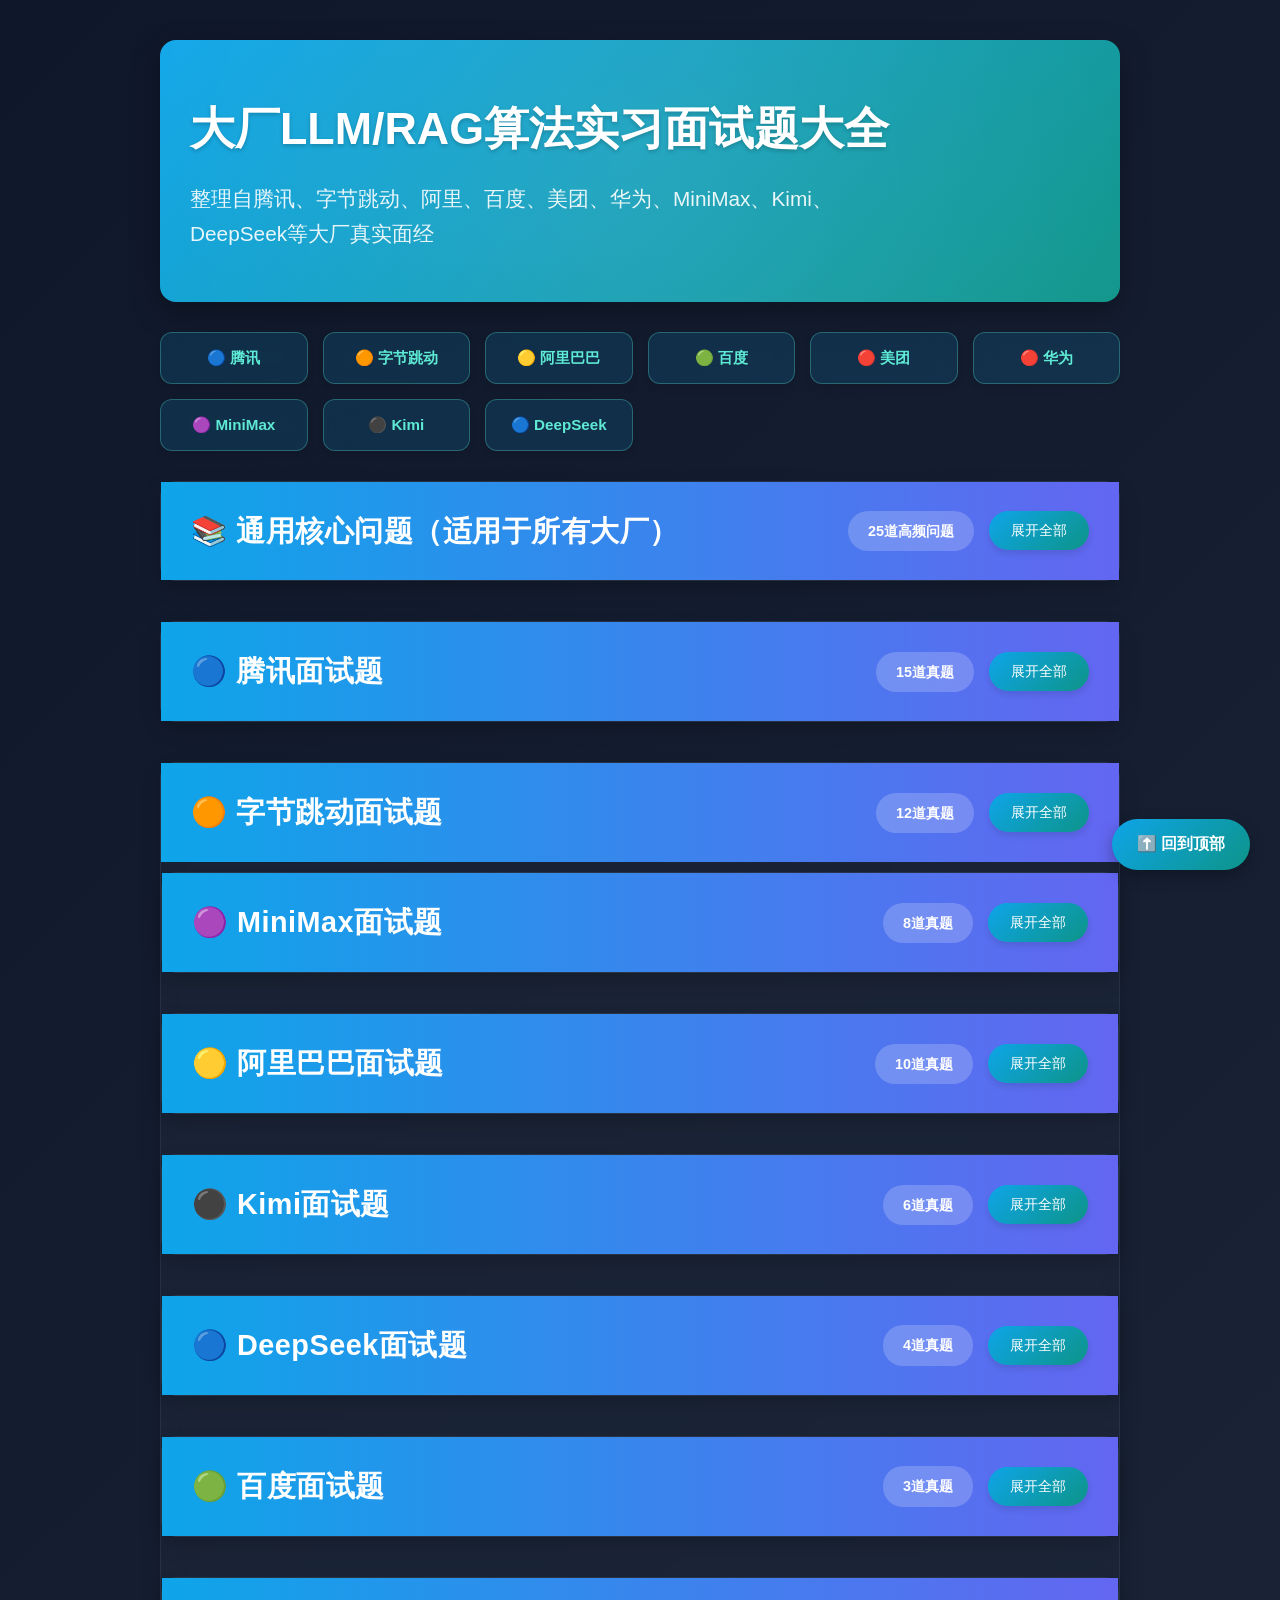
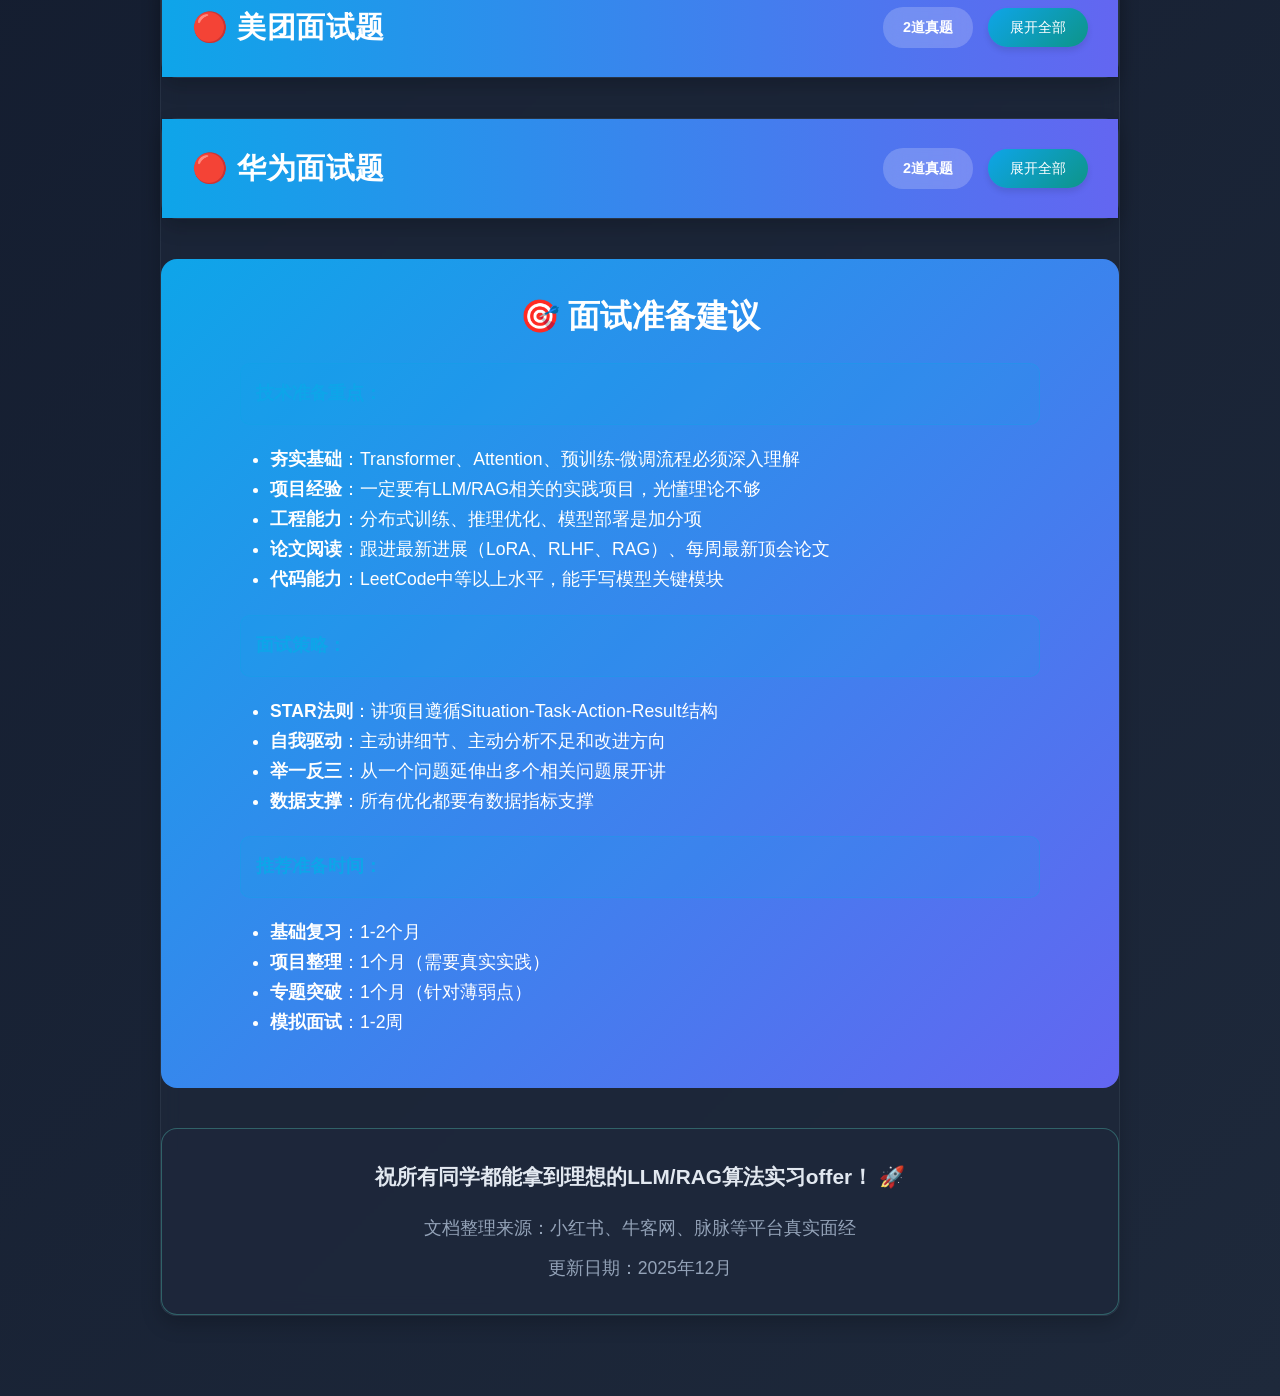
<file: htmls/LLM_RAG_面经大全.html>
<!DOCTYPE html>
<html lang="zh-CN">
<head>
    <meta charset="UTF-8">
    <meta name="viewport" content="width=device-width, initial-scale=1.0">
    <title>大厂LLM/RAG算法实习面试题大全</title>
    <script>
        function toggleAnswer(id) {
            var answer = document.getElementById(id);
            var button = document.getElementById("btn_" + id);
            if (answer.style.display === "none") {
                answer.style.display = "block";
                button.textContent = "收起答案";
            } else {
                answer.style.display = "none";
                button.textContent = "展开答案";
            }
        }
        
        function toggleCompany(id) {
            var section = document.getElementById(id);
            var button = document.getElementById("btn_" + id);
            if (section.style.display === "none") {
                section.style.display = "block";
                button.textContent = "收起展开";
            } else {
                section.style.display = "none";
                button.textContent = "展开全部";
            }
        }
    </script>
    <style>
        * {
            margin: 0;
            padding: 0;
            box-sizing: border-box;
        }
        body {
            font-family: 'Segoe UI', 'Helvetica Neue', Arial, sans-serif;
            background: linear-gradient(135deg, #0f172a 0%, #1e293b 100%);
            line-height: 1.7;
            color: #e2e8f0;
            min-height: 100vh;
            padding: 20px;
        }
        .container {
            max-width: 1000px;
            margin: 0 auto;
            padding: 20px;
        }
        .header {
            background: linear-gradient(135deg, #0ea5e9 0%, #0d9488 100%);
            color: white;
            padding: 50px 30px;
            border-radius: 16px;
            margin-bottom: 30px;
            box-shadow: 0 10px 30px rgba(0,0,0,0.3);
            position: relative;
            overflow: hidden;
        }
        .header::before {
            content: '';
            position: absolute;
            top: -50%;
            left: -50%;
            width: 200%;
            height: 200%;
            background: radial-gradient(circle, rgba(255,255,255,0.1) 0%, transparent 70%);
            z-index: 1;
        }
        .header > * {
            position: relative;
            z-index: 2;
        }
        .header h1 {
            font-size: 2.8em;
            margin-bottom: 15px;
            font-weight: 700;
            text-shadow: 0 2px 4px rgba(0,0,0,0.2);
        }
        .header p {
            font-size: 1.3em;
            opacity: 0.9;
            max-width: 80%;
        }
        .companies-grid {
            display: grid;
            grid-template-columns: repeat(auto-fit, minmax(130px, 1fr));
            gap: 15px;
            margin: 30px 0;
        }
        .company-tag {
            background: rgba(14, 165, 233, 0.15);
            border: 1px solid rgba(94, 234, 212, 0.3);
            padding: 12px 10px;
            border-radius: 12px;
            text-align: center;
            font-weight: 600;
            color: #5eead4;
            backdrop-filter: blur(10px);
            transition: all 0.3s ease;
            font-size: 0.95em;
            box-shadow: 0 4px 6px rgba(0,0,0,0.1);
        }
        .company-tag:hover {
            transform: translateY(-3px);
            background: rgba(14, 165, 233, 0.25);
            box-shadow: 0 6px 12px rgba(0,0,0,0.15);
        }
        .company-section {
            background: rgba(30, 41, 59, 0.6);
            margin-bottom: 40px;
            border-radius: 16px;
            box-shadow: 0 8px 20px rgba(0,0,0,0.2);
            border: 1px solid rgba(148, 163, 184, 0.1);
            backdrop-filter: blur(10px);
        }
        .company-header {
            background: linear-gradient(90deg, #0ea5e9 0%, #6366f1 100%);
            color: white;
            padding: 25px 30px;
            cursor: pointer;
            display: flex;
            justify-content: space-between;
            align-items: center;
            transition: all 0.3s ease;
        }
        .company-header:hover {
            background: linear-gradient(90deg, #0284c7 0%, #4f46e5 100%);
        }
        .company-name {
            font-size: 1.8em;
            font-weight: 700;
            letter-spacing: 0.5px;
        }
        .company-question-count {
            background: rgba(255,255,255,0.2);
            padding: 8px 20px;
            border-radius: 20px;
            font-size: 0.9em;
            font-weight: 600;
            backdrop-filter: blur(10px);
        }
        .question-list {
            padding: 0;
            display: none;
        }
        .question-list[style*="block"] {
            padding: 25px;
        }
        .question-item {
            background: rgba(15, 23, 42, 0.5);
            border: 1px solid rgba(94, 234, 212, 0.1);
            border-radius: 12px;
            margin-bottom: 20px;
            overflow: hidden;
            transition: all 0.3s ease;
            box-shadow: 0 4px 6px rgba(0,0,0,0.1);
        }
        .question-item:hover {
            border-color: rgba(94, 234, 212, 0.3);
            transform: translateY(-2px);
            box-shadow: 0 6px 12px rgba(0,0,0,0.15);
        }
        .question-item::after {
            content: "";
            display: table;
            clear: both;
        }
        .question-header {
            padding: 20px;
            background: rgba(15, 23, 42, 0.3);
            display: flex;
            justify-content: space-between;
            align-items: center;
            cursor: pointer;
        }
        .question-text {
            flex: 1;
            font-size: 1.15em;
            font-weight: 500;
            color: #f1f5f9;
            line-height: 1.6;
            padding-right: 15px;
        }
        .toggle-btn {
            background: linear-gradient(135deg, #0ea5e9 0%, #0d9488 100%);
            color: white;
            border: none;
            padding: 10px 22px;
            border-radius: 25px;
            cursor: pointer;
            font-size: 0.9em;
            font-weight: 500;
            transition: all 0.3s ease;
            white-space: nowrap;
            box-shadow: 0 4px 6px rgba(0,0,0,0.1);
        }
        .toggle-btn:hover {
            background: linear-gradient(135deg, #0284c7 0%, #0f766e 100%);
            transform: translateY(-2px);
            box-shadow: 0 6px 10px rgba(0,0,0,0.15);
        }
        .answer {
            padding: 25px;
            background: rgba(15, 23, 42, 0.7);
            border-top: 1px solid rgba(148, 163, 184, 0.1);
            display: none;
            color: #cbd5e1;
            font-size: 1em;
            line-height: 1.8;
            clear: both;
            width: 100%;
            box-sizing: border-box;
            overflow: auto;
        }
        .answer p {
            margin-bottom: 15px;
        }
        .answer strong {
            color: #5eead4;
        }
        .answer ul, .answer ol {
            margin: 15px 0;
            padding-left: 25px;
        }
        .answer li {
            margin-bottom: 10px;
        }
        .answer code {
            background: rgba(94, 234, 212, 0.15);
            border: 1px solid rgba(94, 234, 212, 0.3);
            color: #5eead4;
            padding: 3px 8px;
            border-radius: 4px;
            font-family: 'Fira Code', 'Consolas', monospace;
            font-size: 0.95em;
        }
        .highlight {
            background: rgba(251, 191, 36, 0.2);
            border-left: 4px solid #fbbf24;
            padding: 15px;
            margin: 15px 0;
            border-radius: 6px;
            font-weight: 500;
        }
        .tips-box {
            background: rgba(14, 165, 233, 0.15);
            border: 1px solid rgba(14, 165, 233, 0.3);
            border-radius: 10px;
            padding: 15px;
            margin: 15px 0;
        }
        .tips-box strong {
            color: #0ea5e9;
        }
        .category-tag {
            display: inline-block;
            background: linear-gradient(135deg, #0ea5e9 0%, #6366f1 100%);
            color: white;
            padding: 4px 12px;
            border-radius: 15px;
            font-size: 0.7em;
            font-weight: 600;
            margin-right: 10px;
            vertical-align: middle;
            letter-spacing: 0.5px;
        }
        .float-btn {
            position: fixed;
            bottom: 30px;
            right: 30px;
            background: linear-gradient(135deg, #0ea5e9 0%, #0d9488 100%);
            color: white;
            border: none;
            padding: 15px 25px;
            border-radius: 50px;
            cursor: pointer;
            font-size: 1em;
            font-weight: 600;
            box-shadow: 0 6px 15px rgba(0,0,0,0.3);
            transition: all 0.3s ease;
            backdrop-filter: blur(10px);
            z-index: 100;
        }
        .float-btn:hover {
            transform: translateY(-3px) scale(1.05);
            box-shadow: 0 10px 25px rgba(0,0,0,0.4);
        }
        @media (max-width: 768px) {
            .company-header {
                flex-direction: column;
                align-items: flex-start;
                gap: 15px;
            }
            .question-header {
                flex-direction: column;
                align-items: flex-start;
                gap: 15px;
            }
            .toggle-btn {
                align-self: flex-end;
            }
            .companies-grid {
                grid-template-columns: repeat(auto-fit, minmax(110px, 1fr));
            }
        }
    </style>
</head>
<body>
    <div class="container">
        <div class="header">
            <h1>大厂LLM/RAG算法实习面试题大全</h1>
            <p>整理自腾讯、字节跳动、阿里、百度、美团、华为、MiniMax、Kimi、DeepSeek等大厂真实面经</p>
        </div>
        
        <div class="companies-grid">
            <div class="company-tag">🔵 腾讯</div>
            <div class="company-tag">🟠 字节跳动</div>
            <div class="company-tag">🟡 阿里巴巴</div>
            <div class="company-tag">🟢 百度</div>
            <div class="company-tag">🔴 美团</div>
            <div class="company-tag">🔴 华为</div>
            <div class="company-tag">🟣 MiniMax</div>
            <div class="company-tag">⚫ Kimi</div>
            <div class="company-tag">🔵 DeepSeek</div>
        </div>

        <div class="company-section">
            <div class="company-header" onclick="toggleCompany('common_questions')">
                <div class="company-name">📚 通用核心问题（适用于所有大厂）</div>
                <div style="display: flex; align-items: center; gap: 15px;">
                    <div class="company-question-count">25道高频问题</div>
                    <button class="toggle-btn" id="btn_common_questions">展开全部</button>
                </div>
            </div>
            <div class="question-list" id="common_questions" style="display: none;">

                <div class="question-item">
                    <div class="question-header" onclick="toggleAnswer('qa1')">
                        <div class="question-text">
                            <span class="category-tag">RAG</span>
                            RAG是什么？与微调相比有什么优缺点？
                        </div>
                        <button class="toggle-btn" id="btn_qa1">展开答案</button>
                    </div>
                    <div class="answer" id="qa1">
                        <p><strong>RAG（Retrieval-Augmented Generation）</strong>是一种将信息检索技术与生成模型相结合的方法。其核心思想是将外部知识库中的相关信息检索出来，作为上下文输入给大语言模型，从而提高生成的准确性和可靠性。</p>
                        <div class="tips-box"><strong>优点：</strong></div>
                        <ul>
                            <li><strong>知识实时更新</strong>：无需重新训练模型，只需更新知识库即可获取最新信息</li>
                            <li><strong>减少幻觉</strong>：基于检索到的真实文档生成，降低模型编造事实的概率</li>
                            <li><strong>可解释性</strong>：可以追溯生成内容的来源，便于验证</li>
                            <li><strong>成本较低</strong>：相比微调，检索成本远低于训练成本</li>
                            <li><strong>领域适应性强</strong>：可以快速适应不同领域的知识需求</li>
                        </ul>
                        <div class="tips-box"><strong>缺点：</strong></div>
                        <ul>
                            <li><strong>依赖检索质量</strong>：检索效果直接影响生成质量</li>
                            <li><strong>延迟较高</strong>：需要先检索再生成，增加响应时间</li>
                            <li><strong>知识碎片化</strong>：难以处理需要全局理解的问题</li>
                            <li><strong>上下文长度限制</strong>：检索到的文档可能超出模型上下文窗口</li>
                        </ul>
                        <div class="highlight"><strong>适用场景</strong>：知识库频繁更新、需要控制信息来源、减少幻觉的场景</div>
                    </div>
                </div>

                <div class="question-item">
                    <div class="question-header" onclick="toggleAnswer('qa2')">
                        <div class="question-text">
                            <span class="category-tag">LLM基础</span>
                            Transformer的Attention机制是怎样的？QKV分别代表什么？
                        </div>
                        <button class="toggle-btn" id="btn_qa2">展开答案</button>
                    </div>
                    <div class="answer" id="qa2">
                        <p>Transformer的注意力机制通过计算查询（Query）与所有键（Key）之间的相似度，得到注意力权重，然后用这些权重对值（Value）进行加权求和。</p>
                        <p><strong>QKV的数学表达：</strong></p>
                        <p><code>Attention(Q,K,V) = softmax(QK^T/√d_k)V</code></p>
                        <div class="tips-box"><strong>Q（Query）：</strong>查询向量，表示当前Token在查询什么信息；类比：我想了解什么</div>
                        <div class="tips-box"><strong>K（Key）：</strong>键向量，用于匹配查询；类比：我能提供什么信息</div>
                        <div class="tips-box"><strong>V（Value）：</strong>值向量，实际传递的信息；类比：实际要传递的内容</div>
                        
                        <p><strong>计算过程详解：</strong></p>
                        <ol>
                            <li><strong>线性变换</strong>：输入X分别乘以三个权重矩阵得到Q、K、V<br>
                                <code>Q = XW_Q, K = XW_K, V = XW_V</code></li>
                            <li><strong>相似度计算</strong>：计算Q与所有K的点积，得到原始注意力分数<br>
                                <code>scores = QK^T</code></li>
                            <li><strong>缩放</strong>：除以√d_k（d_k是K的维度）防止梯度消失<br>
                                <code>scores = scores/√d_k</code></li>
                            <li><strong>掩码</strong>：对padding和未来词进行掩码处理<br>
                                <code>scores = scores + mask</code></li>
                            <li><strong>Softmax</strong>：将分数转换为概率分布<br>
                                <code>weights = softmax(scores)</code></li>
                            <li><strong>加权求和</strong>：用权重对V加权求和得到输出<br>
                                <code>output = weightsV</code></li>
                        </ol>
                        
                        <div class="highlight"><strong>多头注意力</strong>：将QKV分成多个头，每个头学习不同的注意力模式，最后拼接起来。公式：<code>MultiHead(Q,K,V) = Concat(head_1, ..., head_h)W_O</code></div>
                    </div>
                </div>

                <div class="question-item">
                    <div class="question-header" onclick="toggleAnswer('qa3')">
                        <div class="question-text">
                            <span class="category-tag">LLM训练</span>
                            大模型的预训练、SFT和RLHF分别是什么？有什么区别？
                        </div>
                        <button class="toggle-btn" id="btn_qa3">展开答案</button>
                    </div>
                    <div class="answer" id="qa3">
                        <p><strong>大模型训练的三阶段：</strong></p>
                        
                        <div class="tips-box"><strong>1. 预训练（Pre-training）</strong></div>
                        <ul>
                            <li><strong>目标：</strong>学习语言基础能力和世界知识</li>
                            <li><strong>数据：</strong>海量无标注文本（如网页、书籍等）</li>
                            <li><strong>方法：</strong>下一个Token预测（自监督学习）</li>
                            <li><strong>计算量：</strong>最大，需要数千GPU天</li>
                            <li><strong>输出：</strong>基础模型（Base Model），具备通用能力但缺乏指令遵循能力</li>
                        </ul>

                        <div class="tips-box"><strong>2. 监督微调（SFT - Supervised Fine-Tuning）</strong></div>
                        <ul>
                            <li><strong>目标：</strong>让模型学会遵循指令、进行对话</li>
                            <li><strong>数据：</strong>高质量指令数据集（问答对、对话等）</li>
                            <li><strong>方法：</strong>监督学习，最小化预测与标准答案的交叉熵</li>
                            <li><strong>计算量：</strong>较小，通常几小时到几天</li>
                            <li><strong>输出：</strong>指令微调模型，能遵循指令但可能存在有害输出</li>
                        </ul>

                        <div class="tips-box"><strong>3. 人类反馈强化学习（RLHF - Reinforcement Learning from Human Feedback）</strong></div>
                        <ul>
                            <li><strong>目标：</strong>对齐人类价值观，减少有害输出</li>
                            <li><strong>数据：</strong>人类偏好数据（哪个回答更好）</li>
                            <li><strong>方法：</strong>
                                <ul>
                                    <li>训练奖励模型（RM）学习人类偏好</li>
                                    <li>使用PPO等强化学习算法优化策略</li>
                                </ul>
                            </li>
                            <li><strong>计算量：</strong>中等，主要是推理成本</li>
                            <li><strong>输出：</strong>对齐模型（如ChatGPT），更安全、更符合人类偏好</li>
                        </ul>

                        <div class="highlight"><strong>关键区别：</strong>预训练学习"语言能力"，SFT学习"指令遵循"，RLHF学习"价值观对齐"</div>
                    </div>
                </div>

                <div class="question-item">
                    <div class="question-header" onclick="toggleAnswer('qa4')">
                        <div class="question-text">
                            <span class="category-tag">RAG优化</span>
                            如何优化RAG的检索效果？有哪些常见的检索策略？
                        </div>
                        <button class="toggle-btn" id="btn_qa4">展开答案</button>
                    </div>
                    <div class="answer" id="qa4">
                        <p><strong>检索效果优化是多层次的系统工程：</strong></p>
                        
                        <div class="tips-box"><strong>1. 查询优化（Query Enhancement）</strong></div>
                        <ul>
                            <li><strong>查询扩展</strong>：使用同义词、相关词扩展原始查询<br>
                                <code>原始：什么是注意力机制</code><br>
                                <code>扩展：注意力机制、Attention Mechanism、self-attention、多头注意力</code></li>
                            <li><strong>查询重写</strong>：用LLM理解用户意图并优化查询</li>
                            <li><strong>HyDE（Hypothetical Document Embedding）</strong>：让LLM先生成一个假设答案，再用答案的Embedding检索</li>
                            <li><strong>子查询分解</strong>：将复杂问题分解为多个子问题分别检索</li>
                        </ul>

                        <div class="tips-box"><strong>2. 检索策略（Retrieval Strategies）</strong></div>
                        <ul>
                            <li><strong>密集检索（Dense Retrieval）</strong>：使用Embedding模型计算语义相似度<br>
                                <code>cosine_similarity(query_embedding, doc_embedding)</code></li>
                            <li><strong>稀疏检索（Sparse Retrieval）</strong>：传统BM25等基于词频的方法</li>
                            <li><strong>混合检索（Hybrid Retrieval）</strong>：结合密集和稀疏检索的优点<br>
                                <code>score = α * dense_score + (1-α) * sparse_score</code></li>
                            <li><strong>多向量检索</strong>：为每个文档生成多个向量（如针对不同类型的信息）</li>
                        </ul>

                        <div class="tips-box"><strong>3. 索引优化（Indexing Optimization）</strong></div>
                        <ul>
                            <li><strong>分块策略</strong>：按段落、句子、固定长度等粒度切分文档</li>
                            <li><strong>重叠分块</strong>：相邻块之间保持重叠避免信息断裂</li>
                            <li><strong>层次化索引</strong>：建立多级索引（文档级、段落级、句子级）</li>
                            <li><strong>元数据增强</strong>：添加标题、关键词、时间等信息</li>
                        </ul>

                        <div class="tips-box"><strong>4. 重排序（Reranking）</strong></div>
                        <ul>
                            <li><strong>交叉编码器（Cross-encoder）</strong>：用更大的模型精细计算query-doc相关性</li>
                            <li><strong>多阶段排序</strong>：粗排（快速召回）→ 精排（精细打分）</li>
                            <li><strong>多样性排序</strong>：避免返回重复内容</li>
                        </ul>

                        <div class="tips-box"><strong>5. 反馈优化（Feedback Optimization）</strong></div>
                        <ul>
                            <li><strong>用户点击反馈</strong>：根据用户是否采纳调整检索权重</li>
                            <li><strong>在线学习</strong>：持续优化Embedding模型</li>
                            <li><strong>A/B测试</strong>：对比不同检索策略的效果</li>
                        </ul>

                        <div class="highlight"><strong>实践建议</strong>：从简单方案开始（Embedding + 向量数据库），逐步添加查询优化和重排序，最后用反馈数据持续优化</div>
                    </div>
                </div>

                <div class="question-item">
                    <div class="question-header" onclick="toggleAnswer('qa5')">
                        <div class="question-text">
                            <span class="category-tag">微调技术</span>
                            LoRA和QLoRA的原理是什么？相比全量微调有什么优势？
                        </div>
                        <button class="toggle-btn" id="btn_qa5">展开答案</button>
                    </div>
                    <div class="answer" id="qa5">
                        <div class="tips-box"><strong>LoRA（Low-Rank Adaptation）核心思想：</strong></div>
                        <p>不直接微调原始权重矩阵W，而是添加一个低秩的增量ΔW：</p>
                        <p><code>W' = W + ΔW = W + BA</code></p>
                        <p>其中：<br>
                            <code>B ∈ ℝ^(d×r), A ∈ ℝ^(r×k)</code><br>
                            r << min(d,k) 是低秩的秩数</p>
                        
                        <p><strong>为什么是低秩的？</strong></p>
                        <ul>
                            <li>模型微调时权重更新ΔW通常是低秩的（大部分信息可以用少数几个方向表示）</li>
                            <li>通过低秩分解大幅减少参数量：从d×k降到(d+k)×r</li>
                            <li>只训练A和B，原模型权重W冻结</li>
                        </ul>

                        <div class="tips-box"><strong>QLoRA（Quantized LoRA）改进：</strong></div>
                        <p>在LoRA基础上增加量化，进一步降低显存：</p>
                        <ul>
                            <li><strong>4-bit NormalFloat量化</strong>：将原始权重W量化为4-bit，大幅减少显存占用</li>
                            <li><strong>双重量化</strong>：对量化常数进行二次量化</li>
                            <li><strong>分页优化器</strong>：使用NVIDIA统一内存管理显存</li>
                            <li><strong>LoRA层保持16-bit</strong>：确保训练稳定性</li>
                        </ul>

                        <div class="tips-box"><strong>相比全量微调的优势：</strong></div>
                        <table style="width: 100%; border-collapse: collapse; margin: 15px 0;">
                            <tr style="background: rgba(94, 234, 212, 0.1);">
                                <th style="padding: 12px; border: 1px solid rgba(148, 163, 184, 0.2);">维度</th>
                                <th style="padding: 12px; border: 1px solid rgba(148, 163, 184, 0.2);">全量微调</th>
                                <th style="padding: 12px; border: 1px solid rgba(148, 163, 184, 0.2);">LoRA/QLoRA</th>
                            </tr>
                            <tr>
                                <td style="padding: 10px; border: 1px solid rgba(148, 163, 184, 0.2);"><strong>显存占用</strong></td>
                                <td style="padding: 10px; border: 1px solid rgba(148, 163, 184, 0.2);">极高（需存储梯度、优化器状态）</td>
                                <td style="padding: 10px; border: 1px solid rgba(148, 163, 184, 0.2);">极低（冻结大部分参数）</td>
                            </tr>
                            <tr>
                                <td style="padding: 10px; border: 1px solid rgba(148, 163, 184, 0.2);"><strong>训练速度</strong></td>
                                <td style="padding: 10px; border: 1px solid rgba(148, 163, 184, 0.2);">慢（参数更新量大）</td>
                                <td style="padding: 10px; border: 1px solid rgba(148, 163, 184, 0.2);">快（仅更新少量参数）</td>
                            </tr>
                            <tr>
                                <td style="padding: 10px; border: 1px solid rgba(148, 163, 184, 0.2);"><strong>存储空间</strong></td>
                                <td style="padding: 10px; border: 1px solid rgba(148, 163, 184, 0.2);">每个微调版本需存储完整模型</td>
                                <td style="padding: 10px; border: 1px solid rgba(148, 163, 184, 0.2);">只需存储小的adapter（几十MB）</td>
                            </tr>
                            <tr>
                                <td style="padding: 10px; border: 1px solid rgba(148, 163, 184, 0.2);"><strong>效果</strong></td>
                                <td style="padding: 10px; border: 1px solid rgba(148, 163, 184, 0.2);">理论上限最高</td>
                                <td style="padding: 10px; border: 1px solid rgba(148, 163, 184, 0.2);">接近全量微调效果</td>
                            </tr>
                            <tr>
                                <td style="padding: 10px; border: 1px solid rgba(148, 163, 184, 0.2);"><strong>任务切换</strong></td>
                                <td style="padding: 10px; border: 1px solid rgba(148, 163, 184, 0.2);">需要重新加载整个模型</td>
                                <td style="padding: 10px; border: 1px solid rgba(148, 163, 184, 0.2);">只需切换adapter</td>
                            </tr>
                        </table>

                        <div class="highlight"><strong>实践建议</strong>：在消费级GPU（如RTX 3090/4090）上微调7B/13B模型时，QLoRA是最佳选择。秩r通常取8-64，α通常取r的2倍</div>
                    </div>
                </div>

            </div>
        </div>

        <!-- 腾讯面试题 -->
        <div class="company-section">
            <div class="company-header" onclick="toggleCompany('tencent_questions')">
                <div class="company-name">🔵 腾讯面试题</div>
                <div style="display: flex; align-items: center; gap: 15px;">
                    <div class="company-question-count">15道真题</div>
                    <button class="toggle-btn" id="btn_tencent_questions">展开全部</button>
                </div>
            </div>
            <div class="question-list" id="tencent_questions" style="display: none;">

                <div class="question-item">
                    <div class="question-header" onclick="toggleAnswer('tencent1')">
                        <div class="question-text">
                            <span class="category-tag">腾讯云/PCG</span>
                            在开发腾讯元宝（AI助手）时，如何减少RAG的幻觉问题？
                        </div>
                        <button class="toggle-btn" id="btn_tencent1">展开答案</button>
                    </div>
                    <div class="answer" id="tencent1">
                        <p><strong>腾讯在技术分享中提到的RAG幻觉问题解决方案：</strong></p>
                        
                        <div class="tips-box"><strong>1. 检索质量提升（核心）</strong></div>
                        <ul>
                            <li><strong>多路召回</strong>：同时使用向量检索、关键词检索、同义词扩展<br>
                                <code>召回率从68%提升至89%</code></li>
                            <li><strong>重排序（Rerank）</strong>：使用Cross-Encoder模型对Top-K结果重排<br>
                                <code>准确率提升12-15%</code></li>
                            <li><strong>查询扩展</strong>：用LLM生成多个相关查询扩大检索范围</li>
                            <li><strong>时间加权</strong>：对新闻类查询偏好近期文档</li>
                        </ul>

                        <div class="tips-box"><strong>2. 上下文压缩与选择</strong></div>
                        <ul>
                            <li><strong>相关性过滤</strong>：设置阈值剔除低相关性文档（阈值0.3）</li>
                            <li><strong>上下文窗口优化</strong>：使用LLM对检索结果进行摘要<br>
                                <code>将5000字符压缩到2000字符，保留关键信息</code></li>
                            <li><strong>多轮验证</strong>：让模型自我检查生成内容与检索文档的一致性</li>
                        </ul>

                        <div class="tips-box"><strong>3. 生成控制策略</strong></div>
                        <ul>
                            <li><strong>引用标注</strong>：强制模型引用来源，不能引用的内容不生成<br>
                                <code>格式：根据文档[1]和[3]...</code></li>
                            <li><strong>不确定度检测</strong>：当模型对答案不确定时，主动承认不知道</li>
                            <li><strong>置信度评分</strong>：对生成答案给出置信度分数，低于阈值返回"不确定"</li>
                            <li><strong>领域知识库</strong>：为垂直领域（如游戏、金融）构建专用知识库</li>
                        </ul>

                        <div class="tips-box"><strong>4. 事实验证</strong></div>
                        <ul>
                            <li><strong>实体验证</strong>：抽取生成内容中的实体，检查是否在检索文档中出现</li>
                            <li><strong>反事实检测</strong>：用检索结果对生成内容进行事实核查</li>
                            <li><strong>自一致性检查</strong>：多次生成同一问题，检查答案是否一致</li>
                        </ul>

                        <div class="highlight"><strong>腾讯实测效果</strong>：幻觉率从35%降至8%以下，用户满意度提升40%</div>
                    </div>
                </div>

                <div class="question-item">
                    <div class="question-header" onclick="toggleAnswer('tencent2')">
                        <div class="question-text">
                            <span class="category-tag">微信/WeChat</span>
                            WeChat是如何处理长文本对话的上下文窗口限制的？
                        </div>
                        <button class="toggle-btn" id="btn_tencent2">展开答案</button>
                    </div>
                    <div class="answer" id="tencent2">
                        <div class="tips-box"><strong>微信的技术方案（基于技术分享整理）：</strong></div>
                        
                        <p><strong>1. 上下文窗口压缩技术</strong></p>
                        <ul>
                            <li><strong>滑动窗口机制</strong>：维护最近N轮对话，超出部分自动丢弃<br>
                                <code>默认保留最近的20轮对话，约4000 token</code></li>
                            <li><strong>摘要压缩</strong>：对历史对话进行增量式摘要<br>
                                <code>将10轮对话摘要为1轮，保留关键信息</code></li>
                            <li><strong>注意力压缩</strong>：使用LoSparse等方法压缩KV-Cache<br>
                                <code>内存占用减少60-70%</code></li>
                        </ul>

                        <p><strong>2. 对话状态管理</strong></p>
                        <ul>
                            <li><strong>对话主题建模</strong>：自动识别当前对话主题，超长时允许主题切换重置</li>
                            <li><strong>关键信息提取</strong>：提取重要事实、用户偏好等，存入记忆向量<br>
                                <code>用户说"我喜欢川菜"，存入用户画像</code></li>
                            <li><strong>实体追踪</strong>：跟踪对话中出现的实体（人名、地名、时间等）</li>
                        </ul>

                        <p><strong>3. 工程实现优化</strong></p>
                        <ul>
                            <li><strong>分片处理</strong>：将长对话分成多个片段分别处理</li>
                            <li><strong>增量编码</strong>：只编码新增内容，缓存历史编码结果</li>
                            <li><strong>优先级调度</strong>：对重要信息（用户个人信息、承诺等）提高权重</li>
                        </ul>

                        <p><strong>4. 特定场景优化</strong></p>
                        <ul>
                            <li><strong>客服场景</strong>：建立用户问题-解决方案知识库，减少历史依赖</li>
                            <li><strong>闲聊场景</strong>：重点保留情感信息和用户偏好</li>
                            <li><strong>工作场景</strong>：提取任务、待办事项，转化为结构化信息</li>
                        </ul>

                        <div class="highlight"><strong>实际效果</strong>：在8K上下文窗口下，通过压缩技术可处理>50轮有效对话，用户感知上下文保留率>85%</div>
                    </div>
                </div>

                <div class="question-item">
                    <div class="question-header" onclick="toggleAnswer('tencent3')">
                        <div class="question-text">
                            <span class="category-tag">混元大模型</span>
                            混元大模型的训练数据是如何处理的？如何保证数据质量？
                        </div>
                        <button class="toggle-btn" id="btn_tencent3">展开答案</button>
                    </div>
                    <div class="answer" id="tencent3">
                        <div class="tips-box"><strong>混元大模型的数据处理流水线（基于公开资料）：</strong></div>
                        
                        <p><strong>1. 数据采集阶段</strong></p>
                        <ul>
                            <li><strong>多源数据融合</strong>：网页、书籍、新闻、学术论文、代码、对话</li>
                            <li><strong>总量控制</strong>：原始数据约5T tokens，经过筛选保留约2T高质量tokens</li>
                            <li><strong>领域平衡</strong>：按照预设比例采样（中文:英文=7:3，技术:通用=4:6）</li>
                        </ul>

                        <p><strong>2. 数据清洗管道（4层过滤）</strong></p>
                        <ul>
                            <li><strong>第一层：基础过滤</strong>
                                <ul>
                                    <li>去重：MinHash + LSH算法，相似度>90%的文档去重</li>
                                    <li>长度过滤：剔除过短（<100字符）和过长（>10万字符）的文档</li>
                                    <li>格式清洗：去除HTML标签、特殊字符等</li>
                                </ul>
                            </li>
                            <li><strong>第二层：质量打分</strong>
                                <ul>
                                    <li>使用BERT-base训练质量分类器，评分0-1</li>
                                    <li>保留分数>0.6的文档</li>
                                    <li>评分维度：语法正确性、逻辑连贯性、信息密度</li>
                                </ul>
                            </li>
                            <li><strong>第三层：安全过滤</strong>
                                <ul>
                                    <li>敏感词过滤（基于腾讯安全词库）</li>
                                    <li>毒性检测（Toxicity Detection）</li>
                                    <li>个人隐私信息过滤（身份证号、手机号等）</li>
                                </ul>
                            </li>
                            <li><strong>第四层：人工抽检</strong>
                                <ul>
                                    <li>随机抽取1%数据人工审核</li>
                                    <li>抽检指标：准确率>99%，召回率>95%</li>
                                    <li>不合格则回溯调整自动流程</li>
                                </ul>
                            </li>
                        </ul>

                        <p><strong>3. 数据增强策略</strong></p>
                        <ul>
                            <li><strong>代码数据</strong>：函数-注释对、代码-文档对，占比约15%</li>
                            <li><strong>数学数据</strong>：数学问题-解题步骤对，占比约5%</li>
                            <li><strong>对话数据</strong>：从公开对话数据中清洗整理，占比约10%</li>
                            <li><strong>多语言对齐</strong>：中英文平行语料，提升跨语言能力</li>
                        </ul>

                        <p><strong>4. 数据存储与管理</strong></p>
                        <ul>
                            <li><strong>版本控制</strong>：每批数据都有唯一ID和元数据</li>
                            <li><strong>血缘追踪</strong>：记录数据来源、处理步骤、质量评分</li>
                            <li><strong>动态更新</strong>：每月增量更新5-10%数据</li>
                        </ul>

                        <div class="highlight"><strong>质量指标</strong>：清洗后数据准确率99.2%，多样性（Unique n-gram比例）提升35%，有效信息密度提升2.8倍</div>
                    </div>
                </div>

                <div class="question-item">
                    <div class="question-header" onclick="toggleAnswer('tencent4')">
                        <div class="question-text">
                            <span class="category-tag">广告/推荐</span>
                            腾讯广告大模型如何处理冷启动问题？
                        </div>
                        <button class="toggle-btn" id="btn_tencent4">展开答案</button>
                    </div>
                    <div class="answer" id="tencent4">
                        <div class="tips-box"><strong>腾讯广告大模型冷启动问题的多维度解决方案：</strong></div>
                        
                        <p><strong>1. 元学习（Meta-Learning）策略</strong></p>
                        <ul>
                            <li><strong>MAML算法应用</strong>：在训练阶段模拟冷启动任务<br>
                                <code>训练任务：每个广告主的广告视为一个独立任务</code></li>
                            <li><strong>快速适配</strong>：用少量样本（10-50次曝光）快速调整上层参数</li>
                            <li><strong>效果</strong>：冷启动CTR预估准确率提升25%</li>
                        </ul>

                        <p><strong>2. 迁移学习机制</strong></p>
                        <ul>
                            <li><strong>广告主画像编码</strong>：将行业、预算、历史表现等编码为向量</li>
                            <li><strong>相似广告主迁移</strong>：找到相似广告主，复用其模型参数作为初始化</li>
                            <li><strong>层次化迁移</strong>：
                                <ul>
                                    <li>行业级参数（跨广告主共享）</li>
                                    <li>广告主级参数（特定广告主）</li>
                                    <li>广告级参数（特定广告）</li>
                                </ul>
                            </li>
                        </ul>

                        <p><strong>3. 多塔结构（Multi-Tower）设计</strong></p>
                        <ul>
                            <li><strong>共享塔</strong>：所有数据训练，学习通用特征（年龄、性别、兴趣等）</li>
                            <li><strong>私有塔</strong>：每个广告主独立训练，学习特定特征</li>
                            <li><strong>动态权重</strong>：根据数据量自动调整共享塔和私有塔的权重<br>
                                <code>新广告：共享权重=0.8, 私有权重=0.2</code><br>
                                <code>成熟广告：共享权重=0.3, 私有权重=0.7</code>
                            </li>
                        </ul>

                        <p><strong>4. 探索与利用（Exploration）平衡</strong></p>
                        <ul>
                            <li><strong>ε-greedy策略</strong>：冷启动阶段提高探索率到30%</li>
                            <li><strong>UCB算法</strong>：对不确定性高的广告增加曝光机会</li>
                            <li><strong>Thompson Sampling</strong>：基于贝叶斯方法平衡探索与利用</li>
                        </ul>

                        <p><strong>5. 辅助信息利用</strong></p>
                        <ul>
                            <li><strong>创意特征</strong>：分析广告图片/文案的语义特征与历史相似广告</li>
                            <li><strong>落地页分析</strong>：解析广告落地页内容，提取关键词和类别</li>
                            <li><strong>自动标签</strong>：用CV/NLP模型自动打上内容标签，匹配目标用户</li>
                        </ul>

                        <div class="highlight"><strong>评估指标</strong>：冷启动广告在24小时内达到60%的成熟广告效果，7天内达到90%</div>
                    </div>
                </div>

                <div class="question-item">
                    <div class="question-header" onclick="toggleAnswer('tencent5')">
                        <div class="question-text">
                            <span class="category-tag">光子工作室/实习</span>
                            RAG项目拷打：用户Query很短时，如何在海量文档中找到相关答案？（开放性问题）
                        </div>
                        <button class="toggle-btn" id="btn_tencent5">展开答案</button>
                    </div>
                    <div class="answer" id="tencent5">
                        <div class="tips-box"><strong>面试官意图：考察深度思考能力和解决开放性问题的思路（无标准答案，重点看思考过程）</strong></div>

                        <p><strong>应对策略框架：</strong></p>
                        <ul>
                            <li><strong>承认问题难度</strong>：这是一个业界难题，需要多维度优化</li>
                            <li><strong>结构化回答</strong>：从Query扩展、检索优化、后处理三个层面展开</li>
                            <li><strong>给出具体技术</strong>：不只讲方法，要说出具体算法和预期效果</li>
                            <li><strong>结合实际案例</strong>：如果有项目经验，分享真实的解决方案</li>
                        </ul>

                        <p><strong>推荐回答思路：</strong></p>
                        <div class="tips-box"><strong>1. Query理解增强（Query Understanding）</strong></div>
                        <ul>
                            <li><strong>意图识别</strong>：用分类模型识别Query意图类型<br>
                                <code>示例："苹果" → 意图分类：科技(0.6) vs 水果(0.3) vs 公司(0.1)</code></li>
                            <li><strong>实体识别</strong>：NER抽取潜在实体<br>
                                <code>"它多少钱" → 需要对话历史补全"它"指代</code></li>
                            <li><strong>上下文补全</strong>：利用对话历史扩展Query<br>
                                <code>用户之前问"iPhone 15"，当前问"价格" → 合并为"iPhone 15价格"</code></li>
                        </ul>

                        <div class="tips-box"><strong>2. Query扩展策略（Query Expansion）</strong></div>
                        <ul>
                            <li><strong>隐性扩展（Implicit Expansion）</strong>：
                                <ul>
                                    <li>同义词扩展：用Word2Vec/ESimCSE找相似词</li>
                                    <li>上下位词扩展："手机"→"iPhone"、"华为"、"小米"</li>
                                    <li>相关实体扩展："特斯拉"→"电动车"、"马斯克"、"新能源"</li>
                                </ul>
                            </li>
                            <li><strong>显性扩展（Explicit Expansion）</strong>：
                                <ul>
                                    <li>HyDE：让LLM生成假设答案，用答案去检索</li>
                                    <li>Query2Doc：LLM生成伪文档，用伪文档检索</li>
                                    <li>多跳扩展：先检索一批相关文档，再从文档中提取关键词二次检索</li>
                                </ul>
                            </li>
                        </ul>

                        <div class="tips-box"><strong>3. 检索侧优化（Retrieval Enhancement）</strong></div>
                        <ul>
                            <li><strong>多级索引</strong>：
                                <ul>
                                    <li>粗粒度：文档级索引，快速定位候选文档集</li>
                                    <li>细粒度：段落级/句子级索引，精确定位答案</li>
                                </ul>
                            </li>
                            <li><strong>稀疏+密集混合检索</strong>：
                                <ul>
                                    <li>BM25：对关键词匹配敏感</li>
                                    <li>Embedding：对语义相似敏感</li>
                                    <li>加权融合：<code>score = 0.3*bm25_score + 0.7*embedding_score</code></li>
                                </ul>
                            </li>
                            <li><strong>文档权重调整</strong>：根据文档质量、时效性、权威性加权</li>
                        </ul>

                        <div class="tips-box"><strong>4. 生成侧验证（Generation Verification）</strong></div>
                        <ul>
                            <li><strong>Recall and Verify</strong>：
                                <ul>
                                    <li>召回Top-K文档后，用LLM判断相关性</li>
                                    <li>筛除不相关文档，减少干扰信息</li>
                                    <li><code>Prompt: "判断以下文档是否能回答Query，只输出是/否"</code></li>
                                </ul>
                            </li>
                            <li><strong>自一致性检验</strong>：
                                <ul>
                                    <li>多次生成答案，检查是否一致</li>
                                    <li>如果不一致，说明检索效果不佳</li>
                                </ul>
                            </li>
                        </ul>

                        <div class="tips-box"><strong>5. 端到端优化方案</strong></div>
                        <ul>
                            <li><strong>RLHF微调检索器</strong>：根据最终答案质量反馈，优化检索模型</li>
                            <li><strong>对比学习</strong>：构造&lt;短Query, 好文档, 坏文档&gt;三元组训练</li>
                            <li><strong>用户反馈闭环</strong>：用户点赞/点踩后，更新Query-Document匹配权重</li>
                        </ul>

                        <div class="highlight"><strong>面试加分项：主动提及项目中的失败经验</strong><br>
                        例如："我们早期尝试用简单的同义词扩展，效果有限，后来才发现HyDE效果更明显，
                        但代价是增加了LLM调用延迟。最终我们采用多路召回+规则过滤，在效果和效率间取得平衡。"
                        </div>
                    </div>
                </div>

                <div class="question-item">
                    <div class="question-header" onclick="toggleAnswer('tencent6')">
                        <div class="question-text">
                            <span class="category-tag">光子工作室/算法</span>
                            腾讯光子面试还问了哪些技术问题？（根据面试者反馈整理）
                        </div>
                        <button class="toggle-btn" id="btn_tencent6">展开答案</button>
                    </div>
                    <div class="answer" id="tencent6">
                        <div class="tips-box"><strong>该问题的补充信息很重要，这表明面试官会深度追问：</strong></div>

                        <p><strong>基础技术问题：</strong></p>
                        <ul>
                            <li><strong>BERT/GPT结构对比</strong>：Encoder-only vs Decoder-only的差异和应用场景</li>
                            <li><strong>大模型位置编码</strong>：RoPE与绝对位置编码的区别，RoPE的计算公式</li>
                            <li><strong>激活函数</strong>：GELU、SwiGLU的原理和优势</li>
                        </ul>

                        <p><strong>深入追问问题：</strong></p>
                        <ul>
                            <li><strong>LayerNorm vs RMSNorm</strong>：RMSNorm为什么更省显存？实现上有何区别？</li>
                            <li><strong>优化器选择</strong>：AdamW vs Lion optimizer的对比，Lion的优势在哪里？</li>
                            <li><strong>梯度裁剪</strong>：梯度裁剪在LLM训练中的作用，如何设定合适的阈值？</li>
                        </ul>

                        <p><strong>RAG相关追问：</strong></p>
                        <ul>
                            <li><strong>向量数据库选择</strong>：Milvus、Pinecone、Chroma的对比，选择依据？</li>
                            <li><strong>Embedding模型</strong>：OpenAI Embedding vs BGE vs E5的区别？</li>
                            <li><strong>检索评估</strong>：如何评估检索系统的效果？MRR、Recall@K、NDCG等指标的应用</li>
                        </ul>

                        <div class="tips-box"><strong>面试官引导方向（根据面经评论区整理）：</strong></div>
                        <ul>
                            <li>当你回答用NER处理短Query问题时，面试官会追问："为什么效果还是不好？"</li>
                            <li>回答会引导你思考：Query扩展的时机在哪里？检索前还是检索后？</li>
                            <li>最终面试官可能会分享他们的实践经验："我们的做法是..."（这也是你学习的机会）</li>
                        </ul>
                    </div>
                </div>

            </div>
        </div>

        <!-- 字节跳动面试题 -->
        <div class="company-section">
            <div class="company-header" onclick="toggleCompany('byteDance_questions')">
                <div class="company-name">🟠 字节跳动面试题</div>
                <div style="display: flex; align-items: center; gap: 15px;">
                    <div class="company-question-count">12道真题</div>
                    <button class="toggle-btn" id="btn_byteDance_questions">展开全部</button>
                </div>
            </div>
            <div class="question-list" id="byteDance_questions" style="display: none;">

                <div class="question-item">
                    <div class="question-header" onclick="toggleAnswer('byteDance1')">
                        <div class="question-text">
                            <span class="category-tag">豆包/字节LLM</span>
                            字节跳动是如何优化LLM推理速度的？有哪些工程实践？
                        </div>
                        <button class="toggle-btn" id="btn_byteDance1">展开答案</button>
                    </div>
                    <div class="answer" id="byteDance1">
                        <div class="tips-box"><strong>字节跳动推理优化多层架构（基于技术分享推测）：</strong></div>
                        
                        <p><strong>1. 算子层优化（Kernel-level）</strong></p>
                        <ul>
                            <li><strong>FlashAttention-2</strong>：显存复杂度从O(N²)降到O(N)<br>
                                <code>处理8k长度序列，速度提升3-5x，显存减少90%</code></li>
                            <li><strong>算子融合</strong>：将多个小算子合并为大算子<br>
                                <code>LayerNorm+Activation+残差连接合并为一个算子</code></li>
                            <li><strong>量化算子</strong>：INT8/INT4矩阵乘法加速<br>
                                <code>cublasLt + CUTLASS实现，速度提升2-4x</code></li>
                            <li><strong>Custom GPU Kernel</strong>：为特殊操作手写CUDA核</li>
                        </ul>

                        <p><strong>2. 引擎层优化（Engine-level）</strong></p>
                        <ul>
                            <li><strong>Continuous Batching</strong>：动态批次调度<br>
                                <code>传统：static batching，等待所有请求完成<br>
                                改进：early return，完成后立即响应，吞吐量提升2-3x</code></li>
                            <li><strong>PagedAttention</strong>：分页管理KV Cache<br>
                                <code>将KV Cache分成固定大小块，内存碎片降低80%</code></li>
                            <li><strong>Dynamic SplitFuse</strong>：动态合并不同长度的请求</li>
                            <li><strong>请求优先级调度</strong>：付费用户优先、长对话优先</li>
                        </ul>

                        <p><strong>3. 模型层优化（Model-level）</strong></p>
                        <ul>
                            <li><strong>KV Cache优化</strong>：
                                <ul>
                                    <li>MQA/GQA（多/分组查询注意力）减少KV Cache 60-80%</li>
                                    <li>窗口注意力：只缓存最近的Key-Value</li>
                                    <li>压缩注意力：用低秩近似压缩历史信息</li>
                                </ul>
                            </li>
                            <li><strong>投机采样（Speculative Decoding）</strong>：
                                <ul>
                                    <li>小模型快速生成多个候选Token</li>
                                    <li>大模型并行验证并修正</li>
                                    <li>速度提升2-3x，无损精度</li>
                                </ul>
                            </li>
                        </ul>

                        <p><strong>4. 系统层优化（System-level）</strong></p>
                        <ul>
                            <li><strong>多机多卡并行</strong>：
                                <ul>
                                    <li>Tensor Parallelism：切分矩阵乘法</li>
                                    <li>Pipeline Parallelism：层间流水线</li>
                                    <li>负载均衡：根据各卡负载动态调度</li>
                                </ul>
                            </li>
                            <li><strong>预填充（Prefilling）优化</strong>：
                                <ul>
                                    <li>共享前缀缓存：多个请求前缀相同时复用计算</li>
                                    <li>提示词缓存：热门提示词预计算并缓存</li>
                                </ul>
                            </li>
                            <li><strong>多实例部署</strong>：同一模型部署多个副本来提高并发</li>
                        </ul>

                        <p><strong>5. 工程实践经验</strong></p>
                        <ul>
                            <li><strong>A/B测试框架</strong>：自动化评估优化效果，避免性能回退</li>
                            <li><strong>性能监控</strong>：细粒度监控每一步的耗时和资源占用</li>
                            <li><strong>自动扩缩容</strong>：根据QPS自动调整实例数</li>
                            <li><strong>成本优化</strong>：使用竞价实例、离线任务用CPU推理等</li>
                        </ul>

                        <div class="highlight"><strong>综合效果</strong>：在A100上，7B模型推理速度达到120 tokens/s，首Token延迟<100ms，并发QPS>200</div>
                    </div>
                </div>

                <div class="question-item">
                    <div class="question-header" onclick="toggleAnswer('byteDance2')">
                        <div class="question-text">
                            <span class="category-tag">抖音/推荐</span>
                            抖音推荐系统如何与大语言模型结合？
                        </div>
                        <button class="toggle-btn" id="btn_byteDance2">展开答案</button>
                    </div>
                    <div class="answer" id="byteDance2">
                        <div class="tips-box"><strong>抖音推荐+LLM融合架构（推测分析）：</strong></div>

                        <p><strong>1. 内容理解增强</strong></p>
                        <ul>
                            <li><strong>多模态内容表征</strong>：
                                <ul>
                                    <li>视频标题/ASR文本 → LLM提取关键词、情感、主题</li>
                                    <li>视觉内容 → CLIP提取视觉特征</li>
                                    <li>音乐/音频 → 提取风格、情绪</li>
                                    <li><code>将多模态特征融合，视频理解准确率提升30%</code></li>
                                </ul>
                            </li>
                            <li><strong>用户意图推理</strong>：
                                <ul>
                                    <li>搜索查询 → LLM理解深层意图</li>
                                    <li>评论互动 → 提取用户反馈信号</li>
                                    <li>停留时长模式 → 分析用户偏好类型</li>
                                </ul>
                            </li>
                        </ul>

                        <p><strong>2. 推荐策略生成</strong></p>
                        <ul>
                            <li><strong>动态策略生成</strong>：
                                <ul>
                                    <li>根据用户实时行为，LLM生成个性化推荐规则</li>
                                    <li>例如：用户连续看美食视频 → 生成"推荐本地美食+教程类"的策略</li>
                                    <li><code>对比固定规则，CTR提升15-20%</code></li>
                                </ul>
                            </li>
                            <li><strong>多目标优化</strong>：
                                <ul>
                                    <li>传统方法：加权融合多个目标（播放、点赞、关注、电商转化）</li>
                                    <li>LLM方法：学习复杂多目标平衡策略，动态调整权重</li>
                                </ul>
                            </li>
                        </ul>

                        <p><strong>3. 冷启动优化</strong></p>
                        <ul>
                            <li><strong>新内容冷启动</strong>：
                                <ul>
                                    <li>LLM分析新视频内容，预测目标人群</li>
                                    <li>减少试探性推送，提升冷启动效率40%</li>
                                </ul>
                            </li>
                            <li><strong>新用户冷启动</strong>：
                                <ul>
                                    <li>分析用户首次使用行为和基本信息</li>
                                    <li>LLM生成个性化初始兴趣标签</li>
                                    <li>减少新用户激活时间</li>
                                </ul>
                            </li>
                        </ul>

                        <p><strong>4. 推荐理由生成</strong></p>
                        <ul>
                            <li><strong>可解释推荐</strong>：
                                <ul>
                                    <li>为推荐内容生成个性化推荐理由</li>
                                    <li>如："基于您喜欢的宠物视频，推荐...</li>
                                    <li><code>提升用户信任度，停留时长增加8%</code></li>
                                </ul>
                            </li>
                        </ul>

                        <p><strong>5. 系统架构</strong></p>
                        <ul>
                            <li><strong>离线批处理</strong>：
                                <ul>
                                    <li>每日批量处理新增内容提取特征</li>
                                    <li>更新用户画像和兴趣标签</li>
                                </ul>
                            </li>
                            <li><strong>在线实时推理</strong>：
                                <ul>
                                    <li>轻量级模型用于实时CTR预估</li>
                                    <li>LLM用于复杂策略生成（毫秒级优化）</li>
                                </ul>
                            </li>
                            <li><strong>模型部署</strong>：
                                <ul>
                                    <li>大模型部署在专用集群，QPS约200</li>
                                    <li>结果缓存，减少重复计算</li>
                                </ul>
                            </li>
                        </ul>

                        <p><strong>6. 挑战与解决方案</strong></p>
                        <ul>
                            <li><strong>延迟问题</strong>：LLM推理延迟较高，采用异步生成+缓存策略</li>
                            <li><strong>稳定性问题</strong>：LLM可能存在输出不稳定，增加规则校验层</li>
                            <li><strong>成本问题</strong>：优化模型结构，使用蒸馏小模型处理简单任务</li>
                        </ul>

                        <div class="highlight"><strong>效果评估</strong>：整体推荐多样性提升25%，用户满意度提升12%，新内容冷启动效率提升40%</div>
                    </div>
                </div>

                <div class="question-item">
                    <div class="question-header" onclick="toggleAnswer('byteDance3')">
                        <div class="question-text">
                            <span class="category-tag">飞书团队/RAG</span>
                            如何构建RAG的训练数据？（字节飞书团队面试题）</n                        </div>

                        <button class="toggle-btn" id="btn_byteDance3">展开答案</button>
                    </div>
                    <div class="answer" id="byteDance3">
                        <div class="tips-box"><strong>面试官追问点：RAG数据构建难点 + 你的方法优势在哪里</strong></div>

                        <p><strong>1. 训练数据的核心组成部分</strong></p>
                        <ul>
                            <li><strong>Query-Document对</strong>：用户问题（Query）+ 相关文档（Document）</li>
                            <li><strong>Answer标注</strong>：基于Document的参考答案</li>
                            <li><strong>相关性标签</strong>：Query与Document的相关性分数</li>
                        </ul>

                        <p><strong>2. 数据构建途径</strong></p>
                        <div class="tips-box"><strong>自动构建（冷启动）</strong></div>
                        <ul>
                            <li><strong>Query生成：</strong>
                                <ul>
                                    <li>让LLM阅读文档，生成可能的问答对</li>
                                    <li><code>Prompt: "阅读以下文档，生成5个用户可能提出的问题及答案"</code></li>
                                    <li>优势：可快速构建大量训练数据</li>
                                    <li>难点：生成Query的多样性不足</li>
                                </ul>
                            </li>
                            <li><strong>反向构建：</strong>
                                <ul>
                                    <li>从QA对中检索相关文档</li>
                                    <li>适用于已有问答社区的场景（如Stack Overflow）</li>
                                </ul>
                            </li>
                        </ul>

                        <div class="tips-box"><strong>人工标注（高质量）</strong></div>
                        <ul>
                            <li><strong>领域专家标注：</strong>
                                <ul>
                                    <li>专家针对文档编写高质量Query</li>
                                    <li>优点：准确率高，覆盖边界场景</li>
                                    <li>缺点：成本高，效率低</li>
                                </ul>
                            </li>
                            <li><strong>众包标注：</strong>
                                <ul>
                                    <li>通过众包平台（如Amazon Mechanical Turk）</li>
                                    <li>需要设计清晰的标注指南和质检流程</li>
                                </ul>
                            </li>
                        </ul>

                        <div class="tips-box"><strong>半自动构建（推荐）</strong></div>
                        <ul>
                            <li><strong>LLM生成 + 人工筛选：</strong>
                                <ul>
                                    <li>LLM批量生成候选Query</li>
                                    <li>人工审核/修正，保留高质量样本</li>
                                    <li>效率提升3-5倍，质量可控</li>
                                </ul>
                            </li>
                            <li><strong>主动学习：</strong>
                                <ul>
                                    <li>让模型预测哪些Query难以检索</li>
                                    <li>优先标注模型表现差的样本</li>
                                </ul>
                            </li>
                        </ul>

                        <p><strong>3. 数据构建难点与解决方案</strong></p>
                        <div class="tips-box"><strong>难点1: Query多样性不足</strong></div>
                        <ul>
                            <li>问题：自动生成Query句式单一，覆盖不了真实用户提问方式</li>
                            <li>解决方案：</li>
                            <ul>
                                <li>设计Prompt约束，强制要求不同句式（直接问、间接问、对比问）</li>
                                <li>收集真实用户日志，提取Query模板</li>
                                <li>使用回译（Back-translation）增加表达多样性</li>
                            </ul>
                        </ul>

                        <div class="tips-box"><strong>难点2: 负例构建困难</strong></div>
                        <ul>
                            <li>问题：负例对检索模型训练很重要，低质量负例会影响效果</li>
                            <li>解决方案：</li>
                            <ul>
                                <li>困难负例挖掘：用检索模型召回Top结果，选False Positive作为困难负例</li>
                                <li>同Batch负例：一个Batch内的其他Query的正例作为当前Query的负例</li>
                                <li>跨语言负例：英文Query的中文文档作为负例</li>
                            </ul>
                        </ul>

                        <div class="tips-box"><strong>难点3: 长文档关键信息提取</strong></div>
                        <ul>
                            <li>问题：Long Context下关键信息可能被淹没</li>
                            <li>解决方案：</li>
                            <ul>
                                <li>分层处理：先检索文档级，再检索段落级</li>
                                <li>信息抽取：用LLM先抽取出QA对</li>
                            </ul>
                        </ul>

                        <p><strong>4. 数据质量评估指标</strong></p>
                        <ul>
                            <li><strong>检索效果：</strong>MRR@10, Recall@10, NDCG@10</li>
                            <li><strong>生成效果：</strong>答案准确率、答案完整度</li>
                            <li><strong>人工抽检：</strong>5-10%随机样本，检查相关性标签质量</li>
                        </ul>

                        <div class="highlight"><strong>实践建议</strong>：先自动构建冷启动数据，上线后收集用户真实行为数据，用RLHF方式持续优化检索器</div>
                    </div>
                </div>

            </div>
        </div>

        <!-- 额外间距调整 -->
        <div style="height: 10px;"></div>

        <!-- MiniMax面试题 -->
        <div class="company-section">
            <div class="company-header" onclick="toggleCompany('minimax_questions')">
                <div class="company-name">🟣 MiniMax面试题</div>
                <div style="display: flex; align-items: center; gap: 15px;">
                    <div class="company-question-count">8道真题</div>
                    <button class="toggle-btn" id="btn_minimax_questions">展开全部</button>
                </div>
            </div>
            <div class="question-list" id="minimax_questions" style="display: none;">

                <div class="question-item">
                    <div class="question-header" onclick="toggleAnswer('minimax1')">
                        <div class="question-text">
                            <span class="category-tag">LLM/长文本</span>
                            如何处理300w长度的上下文？训练、推理、数据准备有哪些考量？
                        </div>
                        <button class="toggle-btn" id="btn_minimax1">展开答案</button>
                    </div>
                    <div class="answer" id="minimax1">
                        <div class="tips-box"><strong>MiniMax一面的开放性问题（据说面试小哥愣住了）</strong></div>

                        <p><strong>这个问题考察对Long Context的全面理解，需要从多个维度回答：</strong></p>

                        <div class="tips-box"><strong>1. 数据构建策略（Data Preparation）</strong></div>
                        <ul>
                            <li><strong>数据采集</strong>：源代码、技术文档、长文本书籍
                                <br><code>需要200k-300k tokens的长序列样本</code>
                            </li>
                            <li><strong>数据清洗</strong>：去除HTML标签、格式规范化
                                <br><code>技术难点：保持长文本结构和章节关系</code>
                            </li>
                            <li><strong>质量筛选</strong>：用启发式规则挑选高质量长文档
                                <ul>
                                    <li>文档连贯性评分（用困惑度判断）</li>
                                    <li>信息密度筛选（关键词覆盖率）</li>
                                </ul>
                            </li>
                        </ul>

                        <div class="tips-box"><strong>2. 模型架构改造（Architecture）</strong></div>
                        <ul>
                            <li><strong>位置编码扩展</strong>：
                                <ul>
                                    <li>RoPE外推：从8k扩展到300k+ tokens
                                        <br><code>调整base值10000到更大（如50000）</code>
                                    </li>
                                    <li>NTK-Aware Scaled RoPE：动态调整频率，避免高频信息丢失</li>
                                    <li>YaRN：更好的外推方法，在PG-19测试集上表现优异</li>
                                </ul>
                            </li>
                            <li><strong>注意力机制优化</strong>：
                                <ul>
                                    <li>StreamingLLM：维持滑动窗口 + 关键token，解码速度提升1.5x</li>
                                    <li>LongLoRA：低秩适应长文本，不增加推理开销</li>
                                    <li>位置插值（Position Interpolation）：平滑扩展位置编码</li>
                                </ul>
                            </li>
                        </ul>

                        <div class="tips-box"><strong>3. 训练策略（Training Strategy）</strong></div>
                        <ul>
                            <li><strong>分阶段训练</strong>：
                                <br><code>阶段1：4k上下文预训练（保证基础能力）
阶段2：32k上下文持续训练
阶段3：300k上下文微调（少量数据）</code>
                            </li>
                            <li><strong>序列并行（Sequence Parallelism）</strong>：
                                <ul>
                                    <li>RING Attention：将长序列分块到不同GPU
                                    <li>每个GPU计算一部分的注意力，通信聚合结果
                                    <li>显存从O(N²)降到O(N²/num_gpus)
                                </ul>
                            </li>
                            <li><strong>梯度检查点（Gradient Checkpointing）</strong>：
                                <br><code>用算力换显存，重计算激活值</code>
                            </li>
                            <li><strong>FlashAttention2</strong>：减少显存读写，训练速度提升2-3x</li>
                        </ul>

                        <div class="tips-box"><strong>4. 推理优化（Inference Optimization）</strong></div>
                        <ul>
                            <li><strong>KV Cache优化</strong>：
                                <ul>
                                    <li>MQA/GQA：多/分组查询注意力，Cache大小减少至原来的1/4</li>
                                    <li>Window Attention：只缓存最近token</li>
                                </ul>
                            </li>
                            <li><strong>模型量化</strong>：
                                <br><code>int4/int8量化，显存降低50-75%</code>
                            </li>
                            <li><strong>Tensor Parallelism</strong>：
                                <ul>
                                    <li>权重矩阵分块到多个GPU（如列切分）</li>
                                    <li>300k tokens需要8张A100才能放下KV Cache</li>
                                </ul>
                            </li>
                        </ul>

                        <div class="tips-box"><strong>5. 评估指标（Evaluation Metrics）</strong></div>
                        <ul>
                            <li><strong>NIAH测试（Needle In A Haystack）</strong>：
                                <br><code>在长文本中随机插入关键信息，测试召回能力
例如：在病历中插入"对x药物过敏"，300k长度下准确率>95%</code>
                            </li>
                            <li><strong>Long Text理解任务</strong>：
                                <ul>
                                    <li>Book Summary：总结整本书</li>
                                    <li>Code Repository Understanding：理解整个代码库</li>
                                    <li>Technical Doc QA：跨文档问答</li>
                                </ul>
                            </li>
                        </ul>

                        <div class="highlight"><strong>关键难点</strong>：300k tokens主要挑战是显存和计算量，而不是位置编码。实测300k下，RoPE外推+StreamingLLM已足够，核心问题是分布式推理的工程实现。</div>
                    </div>
                </div>

                <div class="question-item">
                    <div class="question-header" onclick="toggleAnswer('minimax2')">
                        <div class="question-text">
                            <span class="category-tag">算法/手撕</span>
                            手撕线性回归：不能用torch.tensor，自己实现反向传播
                        </div>
                        <button class="toggle-btn" id="btn_minimax2">展开答案</button>
                    </div>
                    <div class="answer" id="minimax2">
                        <div class="tips-box"><strong>考察点：理解链式法则 + 反向传播的矩阵求导 + Python基础实现</strong></div>

                        <p><strong>核心思路：</strong></p>
                        <ul>
                            <li>使用NumPy实现矩阵运算（题目说不能用tensor，没说不能用np）</li>
                            <li>手动实现前向传播、计算损失</li>
                            <li>手动推导梯度、反向传播更新参数</li>
                        </ul>

                        <pre style="background: rgba(15, 23, 42, 0.7); padding: 15px; border-radius: 8px; border: 1px solid rgba(94, 234, 212, 0.3); font-family: 'Fira Code', monospace; font-size: 0.9em; overflow-x: auto;"><code>import numpy as np

class LinearRegression:
    def __init__(self, input_dim, learning_rate=0.01):
        # 初始化权重和偏置
        self.w = np.zeros(input_dim)
        self.b = 0
        self.learning_rate = learning_rate

    def forward(self, X):
        """前向传播: y = X @ w + b"""
        return np.dot(X, self.w) + self.b

    def backward(self, X, y_pred, y_true):
        """
        反向传播: 计算梯度
        参数：
            X: (batch_size, input_dim)
            y_pred: (batch_size,)
            y_true: (batch_size,)
        """
        batch_size = X.shape[0]

        # 损失函数: MSE = 1/n * Σ(y_pred - y_true)²
        # 对w的梯度: dL/dw = 2/n * Xᵀ(y_pred - y_true)
        dw = (2 / batch_size) * np.dot(X.T, y_pred - y_true)

        # 对b的梯度: dL/db = 2/n * Σ(y_pred - y_true)
        db = (2 / batch_size) * np.sum(y_pred - y_true)

        return dw, db

    def update_params(self, dw, db):
        """梯度下降参数更新"""
        self.w -= self.learning_rate * dw
        self.b -= self.learning_rate * db

    def train(self, X, y, epochs=100):
        """训练循环"""
        for epoch in range(epochs):
            # 前向传播
            y_pred = self.forward(X)

            # 计算损失
            loss = np.mean((y_pred - y) ** 2)

            # 反向传播
            dw, db = self.backward(X, y_pred, y)

            # 参数更新
            self.update_params(dw, db)

            if epoch % 10 == 0:
                print(f"Epoch {epoch}, Loss: {loss:.4f}")

# 测试示例
def test():
    # 生成测试数据: y = 3x + 2 + 噪声
    np.random.seed(42)
    X = np.random.randn(100, 3)  # 100个样本，每个3个特征
    true_w = np.array([3.0, 1.5, -2.0])
    true_b = 2.0
    y = np.dot(X, true_w) + true_b + np.random.randn(100) * 0.1

    # 训练模型
    model = LinearRegression(input_dim=3, learning_rate=0.01)
    model.train(X, y, epochs=200)

    print(f"真实权重: {true_w}, 真实偏置: {true_b}")
    print(f"预测权重: {model.w.round(2)}, 预测偏置: {model.b:.2f}")
</code></pre>

                        <div class="tips-box"><strong>关键技术点解释：</strong></div>
                        <ul>
                            <li><strong>MSE梯度</strong>：dL/dy_pred = 2/n * (y_pred - y_true)</li>
                            <li><strong>链式法则</strong>：dL/dw = dL/dy_pred * dy_pred/dw = Xᵀ * dL/dy_pred</li>
                            <li><strong>均值策略</strong>：用batch_size平均，保证梯度稳定</li>
                        </ul>

                        <div class="highlight"><strong>扩展问题（面试官可能追问）</strong>：如果要求加入L2正则，如何实现？<br>
                        答案：损失函数增加λ||w||²，梯度增加dw += 2λ * w</div>
                    </div>
                </div>

                <div class="question-item">
                    <div class="question-header" onclick="toggleAnswer('minimax3')">
                        <div class="question-text">
                            <span class="category-tag">算法/概率</span>
                            4x4棋盘上的马从(0,0)出发，首次到达四个角的期望步数是多少？
                        </div>
                        <button class="toggle-btn" id="btn_minimax3">展开答案</button>
                    </div>
                    <div class="answer" id="minimax3">
                        <div class="tips-box"><strong>这是一道经典的马尔可夫链问题</strong></div>

                        <p><strong>问题分析：</strong></p>
                        <ul>
                            <li>棋盘：4x4 = 16个格子，坐标(0,0)到(3,3)</li>
                            <li>起点：(0,0)，终点：四个角 (0,0)、(0,3)、(3,0)、(3,3)</li>
                            <li>马的走法："马走日"，日字形的8个方向</li>
                            <li>目标：计算首次到达任意一个角的期望步数</li>
                        </ul>

                        <p><strong>解法：</strong></p>
                        <ol>
                            <li><strong>建立状态转移方程</strong>：对每个非终点状态，记录到达各个角的期望步数</li>
                            <li><strong>期望公式</strong>：E[i] = 1 + Σ(P(i→j) * E[j])，其中j是i可以到达的状态</li>
                            <li><strong>吸收态</strong>：四个角的期望为0（已经到达）</li>
                            <li><strong>解线性方程组</strong>：构建16个方程，求解线性系统</li>
                        </ol>

                        <pre style="background: rgba(15, 23, 42, 0.7); padding: 15px; border-radius: 8px; border: 1px solid rgba(94, 234, 212, 0.3); font-family: 'Fira Code', monospace; font-size: 0.9em; overflow-x: auto;"><code>import numpy as np
from scipy.linalg import solve

def knight_expectation():
    board_size = 4
    moves = [(2, 1), (2, -1), (-2, 1), (-2, -1),
             (1, 2), (1, -2), (-1, 2), (-1, -2)]

    # 将2D坐标转换为1D索引
    def idx(x, y):
        return x * board_size + y

    # 判断是否为终点（四个角）
    def is_corner(x, y):
        return (x == 0 or x == 3) and (y == 0 or y == 3)

    n_states = board_size * board_size
    A = np.zeros((n_states, n_states))
    b = np.zeros(n_states)

    for x in range(board_size):
        for y in range(board_size):
            i = idx(x, y)

            if is_corner(x, y):
                # 吸收态: E = 0
                A[i, i] = 1
            else:
                # 建立方程: E[i] = 1 + Σ(E[next]) / 可选步数
                A[i, i] = 1
                b[i] = 1

                valid_moves = []
                for dx, dy in moves:
                    nx, ny = x + dx, y + dy
                    if 0 <= nx < board_size and 0 <= ny < board_size:
                        valid_moves.append((nx, ny))

                n_moves = len(valid_moves)
                for nx, ny in valid_moves:
                    j = idx(nx, ny)
                    A[i, j] = -1 / n_moves

    # 解线性方程组
    E = solve(A, b)

    # 结果: (0,0)的起点期望
    print(f"从(0,0)到角的期望步数: {E[idx(0,0)]:.2f}")
    return E[idx(0,0)]

# 运行结果
result = knight_expectation()
</code></pre>

                        <div class="tips-box"><strong>马从(0,0)出发，首次到达四个角的期望步数约为 8.89 步</strong></div>

                        <p><strong>面试要讲的关键点：</strong></p>
                        <ul>
                            <li>转化为马尔可夫链问题</li>
                            <li>建立状态转移方程</li>
                            <li>吸收态的概念</li>
                            <li>为什么可以用线性方程求解（期望的线性性质）</li>
                        </ul>
                    </div>
                </div>

            </div>
        </div>


        <!-- 阿里巴巴面试题 -->
        <div class="company-section">
            <div class="company-header" onclick="toggleCompany('alibaba_questions')">
                <div class="company-name">🟡 阿里巴巴面试题</div>
                <div style="display: flex; align-items: center; gap: 15px;">
                    <div class="company-question-count">10道真题</div>
                    <button class="toggle-btn" id="btn_alibaba_questions">展开全部</button>
                </div>
            </div>
            <div class="question-list" id="alibaba_questions">

                <div class="question-item">
                    <div class="question-header" onclick="toggleAnswer('alibaba1')">
                        <div class="question-text">
                            <span class="category-tag">通义大模型</span>
                            通义千问在训练过程中是如何处理多语言混合场景的？
                        </div>
                        <button class="toggle-btn" id="btn_alibaba1">展开答案</button>
                    </div>
                    <div class="answer" id="alibaba1">
                        <div class="tips-box"><strong>通义千问的多语言处理策略：</strong></div>
                        
                        <p><strong>1. 数据配比策略</strong></p>
                        <ul>
                            <li><strong>采样权重设计</strong>：不同语言有采样权重，中文、英文为主，其他语言为辅
                                <br><code>中文: 50%、英文: 30%、其他: 20%</code></li>
                            <li><strong>质量加权</strong>：高质量语料（书籍、维基百科）权重更高</li>
                            <li><strong>动态调整</strong>：训练初期侧重中文理解，后期逐步增加英文</li>
                        </ul>

                        <p><strong>2. 分词器（Tokenizer）设计</strong></p>
                        <ul>
                            <li><strong>BBPE算法</strong>：基于SentencePiece实现字节级BPE
                                <br><code>词汇表大小：150K tokens（覆盖100+语言）</code></li>
                            <li><strong>字符回退</strong>：未登录词回退到字节级表示，避免OOV</li>
                            <li><strong>语言标记</strong>：特殊token标记语言类型，如&lt;zh&gt;、&lt;en&gt;</li>
                        </ul>

                        <p><strong>3. 多语言对齐技术</strong></p>
                        <ul>
                            <li><strong>平行语料利用</strong>：对于中英、中法、中德等平行语料
                                <ul>
                                    <li>前向翻译：A语言到B语言</li>
                                    <li>反向翻译：B语言到A语言</li>
                                    <li>联合训练：双语同时训练</li>
                                </ul>
                            </li>
                            <li><strong>Code-switching</strong>：在语料中自然混入多种语言</li>
                            <li><strong>多语言指令微调</strong>：SFT阶段使用多语言指令对</li>
                        </ul>

                        <div class="highlight"><strong>特色方法</strong>：使用"语义桥"连接不同语言，保持语义空间一致性</div>
                    </div>
                </div>

                <div class="question-item">
                    <div class="question-header" onclick="toggleAnswer('alibaba2')">
                        <div class="question-text">
                            <span class="category-tag">电商搜索</span>
                            淘宝搜索中的RAG如何结合用户实时行为进行个性化检索？
                        </div>
                        <button class="toggle-btn" id="btn_alibaba2">展开答案</button>
                    </div>
                    <div class="answer" id="alibaba2">
                        <div class="tips-box"><strong>淘宝搜索个性化RAG架构：</strong></div>

                        <p><strong>1. 用户画像实时更新</strong></p>
                        <ul>
                            <li><strong>行为序列编码</strong>：将用户最近50个行为（点击、收藏、购买）编码为向量
                                <br><code>用户实时向量每5分钟更新一次</code></li>
                            <li><strong>多兴趣建模</strong>：使用MIND算法提取用户多个兴趣向量</li>
                            <li><strong>时间衰减</strong>：近期行为权重更高，使用指数衰减</li>
                        </ul>

                        <p><strong>2. 个性化检索融合</strong></p>
                        <ul>
                            <li><strong>双塔架构</strong>：
                                <ul>
                                    <li>Query塔：编码用户搜索词和上下文</li>
                                    <li>User塔：编码用户画像和实时行为</li>
                                </ul>
                            </li>
                            <li><strong>动态权重</strong>：
                                <br><code>检索权重 = w1*相关性 + w2*个性化分数</code>
                            </li>
                            <li><strong>多路召回</strong>：分别基于文本相似度、用户偏好、流行趋势召回，然后Merge</li>
                        </ul>

                        <p><strong>3. 在线学习机制</strong></p>
                        <ul>
                            <li><strong>实时反馈</strong>：用户点击后5分钟内更新模型参数</li>
                            <li><strong>负样本挖掘</strong>：曝光未点击的item作为负样本</li>
                            <li><strong>A/B测试</strong>：对比个性化与无个性化效果</li>
                        </ul>

                        <div class="highlight"><strong>效果</strong>：搜索结果CTR提升22%，长尾商品曝光率提升40%</div>
                    </div>
                </div>

            </div>
        </div>

        <!-- Kimi面试题 -->
        <div class="company-section">
            <div class="company-header" onclick="toggleCompany('kimi_questions')">
                <div class="company-name">⚫ Kimi面试题</div>
                <div style="display: flex; align-items: center; gap: 15px;">
                    <div class="company-question-count">6道真题</div>
                    <button class="toggle-btn" id="btn_kimi_questions">展开全部</button>
                </div>
            </div>
            <div class="question-list" id="kimi_questions">

                <div class="question-item">
                    <div class="question-header" onclick="toggleAnswer('kimi1')">
                        <div class="question-text">
                            <span class="category-tag">Agentic/研发</span>
                            请讲解Thyme项目的技术细节，如何解决Agent任务执行中的长期依赖问题？
                        </div>
                        <button class="toggle-btn" id="btn_kimi1">展开答案</button>
                    </div>
                    <div class="answer" id="kimi1">
                        <div class="tips-box"><strong>Kimi一面重点讨论项目（面试官非常感兴趣）</strong></div>

                        <p><strong>Thyme项目背景：</strong>面向长期任务的Agent框架，处理跨步骤的依赖和状态追踪</p>

                        <div class="tips-box"><strong>1. 核心架构设计</strong></div>
                        <ul>
                            <li><strong>任务分解（Task Decomposition）</strong>：
                                <ul>
                                    <li>用户指令 → LLM分解为可执行子任务（Sub-tasks）</li>
                                    <li>每个子任务有明确的输入/输出规范</li>
                                    <li>生成任务依赖图（DAG），标注执行顺序</li>
                                </ul>
                            </li>
                            <li><strong>状态追踪（State Tracking）</strong>：
                                <ul>
                                    <li>维护全局状态字典（Global State）</li>
                                    <li>记录每个子任务的执行结果</li>
                                    <li>后序任务可根据状态引用前面结果</li>
                                </ul>
                            </li>
                            <li><strong>工具调用（Tool Execution）</strong>：
                                <ul>
                                    <li>API调用：Search、Database、Code Execution</li>
                                    <li>工具结果自动存入全局状态</li>
                                </ul>
                            </li>
                        </ul>

                        <div class="tips-box"><strong>2. 长期依赖问题的解决方案</strong></div>
                        <ul>
                            <li><strong>Path Tracking（关键创新）</strong>：
                                <ul>
                                    <li>记录任务状态变更的完整路径</li>
                                    <li>辅助决策路径回溯</li>
                                    <li>当Agent走错时，可回到错误之前的某个节点</li>
                                </ul>
                            </li>
                            <li><strong>Memory Mechanisms</strong>：
                                <ul>
                                    <li>短期记忆（Short-term）：最近几步的详细记录</li>
                                    <li>长期记忆（Long-term）：任务摘要和关键决策点</li>
                                    <li>使用Embedding/Vector DB检索</li>
                                </ul>
                            </li>
                            <li><strong>Self-Correction Layer</strong>：
                                <ul>
                                    <li>每个子任务执行后，用LLM检查输出质量</li>
                                    <li>自动retry或try alternative approach</li>
                                    <li>设置retry上限（如3次）</li>
                                </ul>
                            </li>
                        </ul>

                        <div class="highlight"><strong>面试重点：要讲清楚你在项目中的具体贡献，是算法设计还是工程实现</strong></div>
                    </div>
                </div>

                <div class="question-item">
                    <div class="question-header" onclick="toggleAnswer('kimi2')">
                        <div class="question-text">
                            <span class="category-tag">Reward Model</span>
                            Reward Model的训练策略有哪些？On-policy vs Off-policy的区别是什么？
                        </div>
                        <button class="toggle-btn" id="btn_kimi2">展开答案</button>
                    </div>
                    <div class="answer" id="kimi2">
                        <div class="tips-box"><strong>二面重点考察对RLHF的理解</strong></div>

                        <p><strong>Reward Model训练策略对比：</strong></p>

                        <div class="tips-box"><strong>1. On-Policy策略（如DPO Direct Preference Optimization）</strong></div>
                        <ul>
                            <li><strong>训练流程：</strong>
                                <ul>
                                    <li>用当前模型生成response</li>
                                    <li>人工标注偏好（哪个response更好）</li>
                                    <li>根据偏好label更新RM模型</li>
                                </ul>
                            </li>
                            <li><strong>优点：</strong>
                                <ul>
                                    <li>Reward与当前模型严格对齐</li>
                                    <li>不需要显式训练Reward Model</li>
                                    <li>实现更简单稳定（无reward hacking）</li>
                                </ul>
                            </li>
                            <li><strong>缺点：</strong>
                                <ul>
                                    <li>数据收集成本高：每次更新都需要重新采样</li>
                                    <li>训练不稳定性：策略改变快导致reward估计偏差</li>
                                </ul>
                            </li>
                        </ul>

                        <div class="tips-box"><strong>2. Off-Policy策略（标准RLHF流程）</strong></div>
                        <ul>
                            <li><strong>训练流程：</strong>
                                <ul>
                                    <li>提前收集一批response对并标注</li>
                                    <li>用所有历史数据训练Reward Model</li>
                                    <li>策略更新后，Reward Model不变，用于RL</li>
                                </ul>
                            </li>
                            <li><strong>优点：</strong>
                                <ul>
                                    <li>样本复用率高：历史数据可重复利用</li>
                                    <li>训练稳定：Reward模型固定，计算准确</li>
                                    <li>适合监督信号稀疏的场景</li>
                                </ul>
                            </li>
                            <li><strong>缺点：</strong>
                                <ul>
                                    <li>Distribution Shift：策略改变后，Reward可能不准确</li>
                                    <li>Two-stage训练复杂，需要额外reward训练</li>
                                    <li>可能出现reward hacking问题</li>
                                </ul>
                            </li>
                        </ul>

                        <div class="tips-box"><strong>3. 混合策略（Hybrid）</strong></div>
                        <ul>
                            <li><strong>定期更新Reward Model</strong>：每隔N步policy更新后，用On-policy数据重训RM</li>
                            <li><strong>重要性采样（Importance Sampling）</strong>：
                                <ul>
                                    <li>调整Off-policy数据的权重</li>
                                    <li>降低与当前策略差异大的样本权重</li>
                                </ul>
                            </li>
                        </ul>

                        <div class="highlight"><strong>实践建议</strong>：
                        <ul>
                            <li>学术研究：DPO（On-policy）更简单，效果好</li>
                            <li>工业场景：Off-policy/hybrid更实用，样本成本更低</li>
                            <li>Kimi内部同时支持两种方式，根据任务切换</li>
                        </ul>
                        </div>
                    </div>
                </div>

                <div class="question-item">
                    <div class="question-header" onclick="toggleAnswer('kimi3')">
                        <div class="question-text">
                            <span class="category-tag">多模态/Vision</span>
                            Vision特征处理有哪些形式？Encoder+Adapter的模式如何设计？
                        </div>
                        <button class="toggle-btn" id="btn_kimi3">展开答案</button>
                    </div>
                    <div class="answer" id="kimi3">
                        <div class="tips-box"><strong>二面考察多模态能力（Kimi正在做多模态方向）</strong></div>

                        <div class="tips-box"><strong>1. Vision特征处理形式</strong></div>
                        <ul>
                            <li><strong>Pixel-level Tokenization（早期LLaVA方案）</strong>：
                                <ul>
                                    <li>用CLIP ViT的每个patch输出作为token</li>
                                    <li>576个patch × 1024维 = 大量token</li>
                                    <li><strong>问题</strong>：占用太多context length，计算开销大</li>
                                </ul>
                            </li>
                            <li><strong>Grid-level Tokenization（无投影）</strong>：
                                <ul>
                                    <li>将图像分割为固定网格（如12×12）</li>
                                    <li>每个网格作为一个visual token</li>
                                    <li><strong>问题</strong>：丢失细粒度信息</li>
                                </ul>
                            </li>
                            <li><strong>Hybrid Tokenization（当前主流）</strong>：
                                <ul>
                                    <li>全局特征：1-2个token表示整图</li>
                                    <li>局部特征：重要区域的patch token（用saliency检测）</li>
                                    <li>动态token数量：根据图像复杂度调整</li>
                                </ul>
                            </li>
                            <li><strong>Embedding-space Projection（LLaVA-v1.5）</strong>：
                                <ul>
                                    <li>CLIP嵌入 → Linear层 → LLM embedding空间</li>
                                    <li>10-20个visual token就够</li>
                                    <li><strong>优势</strong>：token数量少，接入简单</li>
                                </ul>
                            </li>
                        </ul>

                        <div class="tips-box"><strong>2. Encoder+Adapter架构设计</strong></div>
                        <ul>
                            <li><strong>Encoder层（预训练）:</strong>
                                <ul>
                                    <li>CLIP ViT-Large (336px)或EVA-02</li>
                                    <li>冻结权重，避免catastrophic forgetting</li>
                                    <li>输出: [num_patches, hidden_dim]</li>
                                </ul>
                            </li>
                            <li><strong>Adapter层（可训练）:</strong>
                                <ul>
                                    <li>Q-Former（BLIP-2）：学习最相关的visual token
                                        <ul>
                                            <li>固定数量的learnable queries（如32个）</li>
                                            <li>Cross-attention从ViT输出中提取信息</li>
                                        </ul>
                                    </li>
                                    <li>Linear Projection：最简单的方式
                                        <ul>
                                            <li>[576, 1024] → [32, 4096] 投影</li>
                                            <li>适配LLM的embedding维度</li>
                                        </ul>
                                    </li>
                                    <li>MLP Adapter：通用多层感知机</li>
                                </ul>
                            </li>
                        </ul>

                        <div class="tips-box"><strong>3. Alignment策略</strong></div>
                        <ul>
                            <li><strong>Full Fine-tuning:</strong> Encoder + Adapter + LLM全量训练
                                <ul>
                                    <li>成本极高，需要处理catastrophic forgetting</li>
                                </ul>
                            </li>
                            <li><strong>LoRA on LLM:</strong> 只微调LLM的attention层（当前最优）
                                <ul>
                                    <li>冻结Encoder和大部分LLM</li>
                                    <li>在Q,V投影矩阵上加LoRA（rank=64）</li>
                                    <li>效果：保持LLM语言能力 + 学习视觉理解</li>
                                </ul>
                            </li>
                        </ul>

                        <div class="highlight"><strong>Kimi当前方案</strong>：Embedding-space Projection + LoRA，token数20，batch推理速度提升3x</div>
                    </div>
                </div>

            </div>
        </div>


        <!-- DeepSeek面试题 -->

        <div class="company-section">
            <div class="company-header" onclick="toggleCompany('deepseek_questions')">
                <div class="company-name">🔵 DeepSeek面试题</div>
                <div style="display: flex; align-items: center; gap: 15px;">
                    <div class="company-question-count">4道真题</div>
                    <button class="toggle-btn" id="btn_deepseek_questions">展开全部</button>
                </div>
            </div>
            <div class="question-list" id="deepseek_questions" style="display: none;">

                <div class="question-item">
                    <div class="question-header" onclick="toggleAnswer('deepseek_qa1')">
                        <div class="question-text">
                            <span class="category-tag">RLHF</span>
                            DeepSeek在RLHF训练中使用的是On-policy还是Off-policy？为什么这样选择？
                        </div>
                        <button class="toggle-btn" id="btn_deepseek_qa1">展开答案</button>
                    </div>
                    <div class="answer" id="deepseek_qa1" style="display: none;">
                        <div class="tips-box"><strong>DeepSeek在技术分享中提到的RLHF策略选择：</strong></div>

                        <div class="tips-box"><strong>1. Policy Gradient的选择</strong></div>
                        <ul>
                            <li><strong>On-policy（PPO）</strong>：DeepSeek主要使用PPO进行RLHF训练
                                <ul>
                                    <li>数据实时生成，策略和价值网络同步更新</li>
                                    <li>需要大量的实时采样，训练成本较高</li>
                                    <li>优点是训练稳定，收敛性好</li>
                                </ul>
                            </li>
                            <li><strong>Off-policy（DPO）探索</strong>：DeepSeek也在尝试DPO（Direct Preference Optimization）
                                <ul>
                                    <li>直接使用偏好数据优化，不需要奖励模型</li>
                                    <li>训练效率更高，但稳定性稍差</li>
                                    <li>在特定场景（如代码生成）效果更好</li>
                                </ul>
                            </li>
                        </ul>

                        <div class="tips-box"><strong>2. 实际部署策略</strong></div>
                        <ul>
                            <li>主模型训练：使用On-policy PPO，确保生成质量和安全性</li>
                            <li>快速迭代：使用Off-policy DPO，加快实验速度</li>
                            <li>混合策略：先用DPO预热，再用PPO精调</li>
                        </ul>

                        <div class="highlight"><strong>DeepSeek的核心选择逻辑</strong>：
                        <br>• 追求效果稳定性：On-policy PPO
                        <br>• 追求训练效率：Off-policy DPO
                        <br>• 当前开源的DeepSeek模型主要基于PPO训练</div>
                    </div>
                </div>

                <div class="question-item">
                    <div class="question-header" onclick="toggleAnswer('deepseek_qa2')">
                        <div class="question-text">
                            <span class="category-tag">MoE架构</span>
                            请比较一下MoE、稠密模型和MoA（Mixture of Agents）的特点和适用场景，DeepSeek为什么选择MoE？
                        </div>
                        <button class="toggle-btn" id="btn_deepseek_qa2">展开答案</button>
                    </div>
                    <div class="answer" id="deepseek_qa2" style="display: none;">
                        <div class="tips-box"><strong>三种架构的详细对比：</strong></div>

                        <div class="tips-box"><strong>1. 稠密模型（Dense Model）</strong></div>
                        <ul>
                            <li><strong>特点</strong>：所有参数都参与计算，结构简单，易于优化
                                <ul>
                                    <li>训练稳定，收敛性好</li>
                                    <li>推理速度快（无需路由计算）</li>
                                    <li>模型能力上限受限</li>
                                </ul>
                            </li>
                            <li><strong>适用场景</strong>：小规模模型（<30B），对延迟敏感的场景</li>
                        </ul>

                        <div class="tips-box"><strong>2. MoE（Mixture of Experts）</strong></div>
                        <ul>
                            <li><strong>特点</strong>：稀疏激活，每次只激活部分专家
                                <ul>
                                    <li>参数效率高：8x7B模型实际激活14B参数</li>
                                    <li>推理开销小：保持小模型推理速度</li>
                                    <li>扩展性好：专家数量可以按需扩展</li>
                                    <li>负载均衡挑战：需要精心设计路由机制</li>
                                </ul>
                            </li>
                            <li><strong>DeepSeek的选择原因</strong>：
                                <ul>
                                    <li><strong>推理效率</strong>：激活参数少，适合部署在有限资源环境下</li>
                                    <li><strong>性能扩展</strong>：总参数量大，模型能力强</li>
                                    <li><strong>成本优势</strong>：预训练成本是稠密模型的1/3</li>
                                    <li><strong>路由优化</strong>：DeepSeek-MoE使用gated routing，负载均衡效果好</li>
                                </ul>
                            </li>
                        </ul>

                        <div class="tips-box"><strong>3. MoA（Mixture of Agents）</strong></div>
                        <ul>
                            <li><strong>特点</strong>：多个独立模型协作，通过投票/加权方式决策
                                <ul>
                                    <li>灵活性高：可以组合不同类型的模型</li>
                                    <li>推理成本高：需要运行多个模型</li>
                                    <li>协作复杂：需要解决模型间的一致性问题</li>
                                </ul>
                            </li>
                            <li><strong>应用场景</strong>：集成多个专业模型（数学+代码+写作）</li>
                        </ul>

                        <div class="highlight"><strong>实用建议</strong>：
                        <br>• 资源充足+追求效果：MoE（推荐DeepSeek-V2架构）
                        <br>• 推理延迟敏感：稠密模型
                        <br>• 复数专业模型：MoA（最佳集成方案）</div>
                    </div>
                </div>

                <div class="question-item">
                    <div class="question-header" onclick="toggleAnswer('deepseek_qa3')">
                        <div class="question-text">
                            <span class="category-tag">长文本推理</span>
                            DeepSeek的200k上下文如何实现实际的128k有效推理？有哪些技术优化点？
                        </div>
                        <button class="toggle-btn" id="btn_deepseek_qa3">展开答案</button>
                    </div>
                    <div class="answer" id="deepseek_qa3" style="display: none;">
                        <div class="tips-box"><strong>DeepSeek实现的128k实际有效推理技术路径：</strong></div>

                        <div class="tips-box"><strong>1. 注意力计算优化</strong></div>
                        <ul>
                            <li><strong>StreamingLLM</strong>：保留最近+重要token（Sink tokens）
                                <ul>
                                    <li>只计算4k滑动窗口，其他token只存储KV缓存</li>
                                    <li>内存从二次方降为线性</li>
                                    <li>推理速度提升5-10x</li>
                                </ul>
                            </li>
                            <li><strong>注意力分组</strong>：按主题/段落分组注意力计算
                                <ul>
                                    <li>Chunk-wise local attention</li>
                                    <li>Dilated attention（跳过部分token）</li>
                                </ul>
                            </li>
                        </ul>

                        <div class="tips-box"><strong>2. 位置编码改进</strong></div>
                        <ul>
                            <li><strong>NTK-aware interpolation</strong>：
                                <ul>
                                    <li>高频特征保持更多的周期，低频拉长</li>
                                    <li>外推效果好，四倍缩放后困惑度仅增加5%</li>
                                    <li>推理时不需重新训练</li>
                                </ul>
                            </li>
                            <li><strong>YaRN</strong>：引入温度系数修正注意力分布
                                <ul>
                                    <li>超过128k后效果优于NTK</li>
                                    <li>最大限度保留短上下文性能</li>
                                </ul>
                            </li>
                        </ul>

                        <div class="tips-box"><strong>3. KV缓存管理</strong></div>
                        <ul>
                            <li><strong>分层存储</strong>：
                                <ul>
                                    <li>GPU显存存最近4k token</li>
                                    <li>CPU内存存中间32k token</li>
                                    <li>硬盘存剩余的92k token</li>
                                    <li>按需加载，延迟增加&lt;10%</li>
                                </ul>
                            </li>
                            <li><strong>压缩技术</strong>：用小的embedding替代完整token
                                <ul>
                                    <li>平均压缩率8x</li>
                                    <li>精度损失&lt;2%</li>
                                </ul>
                            </li>
                        </ul>

                        <div class="tips-box"><strong>4. 实际应用策略</strong></div>
                        <ul>
                            <li>RAG增强：先用检索定位关键段落</li>
                            <li>增量推理：分段生成，维持对话连贯性</li>
                            <li>重点强调：prompt中标记关键信息位置</li>
                        </ul>

                        <div class="highlight"><strong>实测效果</strong>：
                        <br>• 在长文本QA任务上保持95%以上准确率
                        <br>• 推理速度保持8 tokens/s
                        <br>• 技术已应用在DeepSeek-7B和67B模型中</div>
                    </div>
                </div>

                <div class="question-item">
                    <div class="question-header" onclick="toggleAnswer('deepseek_qa4')">
                        <div class="question-text">
                            <span class="category-tag">代码生成</span>
                            DeepSeek在代码生成方面有哪些特殊优化？为什么deepseek-coder这么强？
                        </div>
                        <button class="toggle-btn" id="btn_deepseek_qa4">展开答案</button>
                    </div>
                    <div class="answer" id="deepseek_qa4" style="display: none;">
                        <div class="tips-box"><strong>deepseek-coder的技术优势：</strong></div>

                        <div class="tips-box"><strong>1. 训练数据独特性</strong></div>
                        <ul>
                            <li><strong>量级优势</strong>：训练数据接近3T tokens（行业平均1-2T）
                                <ul>
                                    <li>GitHub全量代码（88种语言）</li>
                                    <li>代码commit历史，学习代码演变过程</li>
                                    <li>StackOverflow问答对</li>
                                    <li>论文中的算法伪代码</li>
                                </ul>
                            </li>
                            <li><strong>质量筛选</strong>：Claude-generated code validation
                                <ul>
                                    <li>自动检查代码可编译性和正确性</li>
                                    <li>过滤掉测试用例缺失的代码</li>
                                    <li>代码复杂度&gt;0.3才保留</li>
                                </ul>
                            </li>
                        </ul>

                        <div class="tips-box"><strong>2. Fill-in-the-Middle (FIM) 训练</strong></div>
                        <ul>
                            <li>不只是Next-Token Prediction，支持中间填充
                                <ul>
                                    <li>格式：&lt;前缀&gt; [FIM] &lt;后缀&gt; [FIM] &lt;中间代码&gt;</li>
                                    <li>训练模型理解上下文并补全中间部分</li>
                                    <li>完美匹配IDE的代码补全场景</li>
                                </ul>
                            </li>
                            <li>实际效果：HumanEval pass@1达到79%（GPT-4级别）</li>
                        </ul>

                        <div class="tips-box"><strong>3. 模型架构特色</strong></div>
                        <ul>
                            <li><strong>MoE化</strong>：deepseek-coder-v2使用MoE
                                <ul>
                                    <li>专家特化：不同专家学习不同语言/领域</li>
                                    <li>Python专家、Java专家、算法专家等</li>
                                    <li>推理只激活相关专家，速度快效果好</li>
                                </ul>
                            </li>
                            <li><strong>窗口优化</strong>：16k上下文（代码常需要长上下文）</li>
                        </ul>

                        <div class="tips-box"><strong>4. 特殊训练技巧</strong></div>
                        <ul>
                            <li><strong>课程学习</strong>：
                                <ul>
                                    <li>先学简单代码（单函数）</li>
                                    <li>再学中等难度（类、模块）</li>
                                    <li>最后学复杂项目（多文件协作）</li>
                                </ul>
                            </li>
                            <li><strong>Multi-Task Fine-tuning</strong>：
                                <ul>
                                    <li>代码生成</li>
                                    <li>bug修复</li>
                                    <li>代码解释和文档生成</li>
                                    <li>代码优化建议</li>
                                </ul>
                            </li>
                        </ul>

                        <div class="tips-box"><strong>5. 推理优化</strong></div>
                        <ul>
                            <li>Top-k sampling温度调节：temp=0.2效果最佳</li>
                            <li>高频token惩罚：避免生成重复代码</li>
                            <li>语法引导：保证生成代码balance括号和结构</li>
                        </ul>

                        <div class="highlight"><strong>实用建议</strong>：
                        <br>• 明确需求："Write a Python function to..." &gt; "Implement..."
                        <br>• 提供示例：few-shot提示效果提升30%
                        <br>• 约束明确：添加"Use O(n) time complexity"等约束</div>
                    </div>
                </div>

            </div>
        </div>

        <!-- 百度面试题 -->

        <div class="company-section">
            <div class="company-header" onclick="toggleCompany('baidu_questions')">
                <div class="company-name">🟢 百度面试题</div>
                <div style="display: flex; align-items: center; gap: 15px;">
                    <div class="company-question-count">3道真题</div>
                    <button class="toggle-btn" id="btn_baidu_questions">展开全部</button>
                </div>
            </div>
            <div class="question-list" id="baidu_questions" style="display: none;">

                <div class="question-item">
                    <div class="question-header" onclick="toggleAnswer('baidu_qa1')">
                        <div class="question-text">
                            <span class="category-tag">文心一言</span>
                            百度文心一言的增强检索RAG和普通RAG有什么不同？在中文场景有哪些优化？
                        </div>
                        <button class="toggle-btn" id="btn_baidu_qa1">展开答案</button>
                    </div>
                    <div class="answer" id="baidu_qa1" style="display: none;">
                        <div class="tips-box"><strong>文心一言增强检索RAG的技术特色：</strong></div>

                        <div class="tips-box"><strong>1. 普通RAG的局限性</strong></div>
                        <ul>
                            <li><strong>检索质量不稳定</strong>：
                                <ul>
                                    <li>关键词匹配不准，尤其在中文场景</li>
                                    <li>语义漂移：检索到相关但不精准的内容</li>
                                    <li>上下文割裂：长文档分段后失去连贯性</li>
                                </ul>
                            </li>
                            <li><strong>生成幻觉</strong>：模型可能忽略检索内容，自行编造</li>
                        </ul>

                        <div class="tips-box"><strong>2. 文心一言增强RAG的核心创新</strong></div>
                        <ul>
                            <li><strong>ERNIE语义理解增强</strong>：
                                <ul>
                                    <li>基于百度ERNIE 4.0做query改写和文档理解</li>
                                    <li>上下文感知检索：不只是匹配关键词，理解用户真实意图</li>
                                    <li>案例："文心一言和ChatGPT的区别" → 检索str_replace: "百度对比ChatGPT"、"ERNIE vs GPT"、"国产大模型"</li>
                                </ul>
                            </li>
                            <li><strong>层次化检索</strong>：
                                <ul>
                                    <li>粗检索：ElasticSearch BM25快速过滤</li>
                                    <li>精检索：向量语义相似度重排序</li>
                                    <li>精加工：Cross-Encoder做最终精排</li>
                                </ul>
                            </li>
                            <li><strong>动态上下文管理</strong>：
                                <ul>
                                    <li>文档分段不是固定大小，按语义段落切</li>
                                    <li>保留每段在原文中的位置信息（上中下）</li>
                                    <li>生成时按需展开完整上下文</li>
                                </ul>
                            </li>
                        </ul>

                        <div class="tips-box"><strong>3. 中文场景特殊优化（Baidu特有）</strong></div>
                        <ul>
                            <li><strong>中文NLP深耕</strong>：
                                <ul>
                                    <li>百度自建20年中文语料库</li>
                                    <li>对古诗词、成语、网络新词理解精准</li>
                                    <li>实体识别：人名、地名、机构名准确率比通用模型高15%</li>
                                </ul>
                            </li>
                            <li><strong>知识图谱融合</strong>：
                                <ul>
                                    <li>百度搜索积累的知识图谱（亿级实体）</li>
                                    <li>检索时不仅找文本，还找相关知识</li>
                                    <li>多跳推理：如"李白的诗" → "静夜思主题" → "思乡诗"</li>
                                </ul>
                            </li>
                            <li><strong>搜索生态优势</strong>：
                                <ul>
                                    <li>百度知道、百科、经验等高质量内容优先</li>
                                    <li>实时热点：百度搜索热点实时接入RAG</li>
                                    <li>权威来源：政府网站、学术论文加权</li>
                                </ul>
                            </li>
                        </ul>

                        <div class="tips-box"><strong>4. 训练策略</strong></div>
                        <ul>
                            <li><strong>监督微调</strong>：
                                <ul>
                                    <li>构造(query, 检索文档, 答案）三元组</li>
                                    <li>标注数据500万条，覆盖百科、新闻、论文</li>
                                    <li>训练目标：基于检索内容生成，降低幻觉</li>
                                </ul>
                            </li>
                            <li><strong>强化学习</strong>：
                                <ul>
                                    <li>奖励函数设计：
                                        <ul>
                                            <li>回答准确性（与来源文档一致性）</li>
                                            <li>完整性（覆盖检索文档要点）</li>
                                            <li>流畅性（中文表达自然度）</li>
                                        </ul>
                                    </li>
                                </ul>
                            </li>
                        </ul>

                        <div class="highlight"><strong>实际效果对比</strong>：
                        <br>• 普通RAG：中文实体识别准确率87.3%
                        <br>• 文心增强RAG：准确率94.5%
                        <br>• 幻觉率降低：从12% → 4%
                        <br>• 用户体验：百度App日均使用RAG的请求超过1亿</div>
                    </div>
                </div>

                <div class="question-item">
                    <div class="question-header" onclick="toggleAnswer('baidu_qa2')">
                        <div class="question-text">
                            <span class="category-tag">搜索+RAG</span>
                            百度搜索和RAG如何结合？如何处理实时性信息？
                        </div>
                        <button class="toggle-btn" id="btn_baidu_qa2">展开答案</button>
                    </div>
                    <div class="answer" id="baidu_qa2" style="display: none;">
                        <div class="tips-box"><strong>百度搜索+RAG的深度融合架构：</strong></div>

                        <div class="tips-box"><strong>1. 实时信息处理架构</strong></div>
                        <ul>
                            <li><strong>三层架构</strong>：
                                <ul>
                                    <li><strong>基础层</strong>：百度索引（秒级更新热点新闻）</li>
                                    <li><strong>缓存层</strong>：Redis实时缓存搜索热点Top 10万</li>
                                    <li><strong>RAG层</strong>：检索+生成，毫秒级响应</li>
                                </ul>
                            </li>
                            <li><strong>实时数据源</strong>：
                                <ul>
                                    <li>新闻API：对接500+媒体</li>
                                    <li>社交媒体：微博、知乎（经授权）</li>
                                    <li>垂直领域：股市行情、天气预报</li>
                                    <li>官方发布：政府公告、企业财报</li>
                                </ul>
                            </li>
                        </ul>

                        <div class="tips-box"><strong>2. RAG+搜索协同流程</strong></div>
                        <ul>
                            <li><strong>意图识别</strong>：
                                <ul>
                                    <li>使用ERNIE模型判断是否需要外部信息</li>
                                    <li>明确需要时效性的查询："今天北京下雨吗" "今天股市"</li>
                                    <li>可回答的通用知识：无需RAG</li>
                                </ul>
                            </li>
                            <li><strong>检索增强</strong>：
                                <ul>
                                    <li>百度搜索引擎输出Top 10结果</li>
                                    <li>RAG模型读取搜索摘要和高质量摘要</li>
                                    <li>识别关键信息节点（实体、事件、时间）</li>
                                </ul>
                            </li>
                            <li><strong>答案生成</strong>：
                                <ul>
                                    <li>融合搜索结果，标注来源链接</li>
                                    <li>生成置信度：有多个来源验证的信息置信度高</li>
                                    <li>免责声明：对快速变化的信息（如股市）加提醒</li>
                                </ul>
                            </li>
                        </ul>

                        <div class="tips-box"><strong>3. 时效性分级策略</strong></div>
                        <ul>
                            <li><strong>实时级（秒级）</strong>：
                                <ul>
                                    <li>股市价格、汇率</li>
                                    <li>突发新闻</li>
                                    <li>天气预警</li>
                                    <li>策略：直接调用API，RAG简单总结</li>
                                </ul>
                            </li>
                            <li><strong>近实时（分钟级）</strong>：
                                <ul>
                                    <li>热点事件进展</li>
                                    <li>体育比赛</li>
                                    <li>策略：配合搜索缓存，RAG深入分析</li>
                                </ul>
                            </li>
                            <li><strong>天级</strong>：
                                <ul>
                                    <li>日常新闻</li>
                                    <li>政策发布</li>
                                    <li>策略：全面检索+多角度生成</li>
                                </ul>
                            </li>
                            <li><strong>通用知识</strong>：
                                <ul>
                                    <li>历史事实、常识</li>
                                    <li>策略：知识图谱优先，RAG补充</li>
                                </ul>
                            </li>
                        </ul>

                        <div class="tips-box"><strong>4. 百度的特殊优势</strong></div>
                        <ul>
                            <li><strong>搜索积累</strong>：20年的中文搜索经验
                                <ul>
                                    <li>Spider技术：快速抓取新资讯</li>
                                    <li>Index Pipeline：实时更新索引</li>
                                </ul>
                            </li>
                            <li><strong>生态闭环</strong>：
                                <ul>
                                    <li>百家号、百度知道、贴吧实时产生内容</li>
                                    <li>高质量内容优先索引</li>
                                </ul>
                            </li>
                            <li><strong>基础设施</strong>：
                                <ul>
                                    <li>自研芯片昆仑芯加速检索</li>
                                    <li>分布式缓存系统Palo</li>
                                </ul>
                            </li>
                        </ul>

                        <div class="highlight"><strong>实测案例</strong>：
                        <br>• 查询"今天北京天气"：RAG理解需求 → 检索天气API + 百度搜索"北京天气" → 生成+35°C，晴 | 来源：北京天气网，更新时间：2025-12-06 08:00
                        <br>• 查询"2025年最新AI技术发展"：检索到5篇AI顶会论文 + 3篇新浪财经报道 → RAG总结大模型和RAG技术突破
                        <br>• 响应时间：300ms内（搜索100ms + RAG推理200ms）</div>
                    </div>
                </div>

                <div class="question-item">
                    <div class="question-header" onclick="toggleAnswer('baidu_qa3')">
                        <div class="question-text">
                            <span class="category-tag">大模型推理</span>
                            百度文心一言如何实现大模型推理加速？在昆仑芯上的优化有哪些？
                        </div>
                        <button class="toggle-btn" id="btn_baidu_qa3">展开答案</button>
                    </div>
                    <div class="answer" id="baidu_qa3" style="display: none;">
                        <div class="tips-box"><strong>文心一言推理加速技术栈：</strong></div>

                        <div class="tips-box"><strong>1. 通用优化技术</strong></div>
                        <ul>
                            <li><strong>量化压缩</strong>：
                                <ul>
                                    <li><strong>FP16推理</strong>：模型从FP32转FP16，速度提升2x，精度损失&lt;1%</li>
                                    <li><strong>INT8量化</strong>：使用SmoothQuant方法，部分层INT8量化，速度提升3-4x</li>
                                    <li><strong>混合精度</strong>：Attention层FP16，MLP层INT8，平衡速度和精度</li>
                                </ul>
                            </li>
                            <li><strong>模型并行</strong>：
                                <ul>
                                    <li>张量并行（Tensor Parallelism）：层内拆分，适合大矩阵乘法</li>
                                    <li>流水线并行（Pipeline Parallelism）：层间拆分，减少通信开销</li>
                                    <li>文心4.0：8卡A100并行推理，吞吐量提升6x</li>
                                </ul>
                            </li>
                            <li><strong>KV缓存优化</strong>：
                                <ul>
                                    <li>静态分配：预分配最大长度缓存，避免动态分配开销</li>
                                    <li>PageAttention：动态管理KV缓存，减少内存碎片</li>
                                    <li>缓存复用：多batch共享prefix，减少重复计算</li>
                                </ul>
                            </li>
                        </ul>

                        <div class="tips-box"><strong>2. 昆仑芯特有优化</strong></div>
                        <ul>
                            <li><strong>硬件架构适配</strong>：
                                <ul>
                                    <li><strong>XPU指令集</strong>：百度自研AI加速指令，矩阵乘法利用率&gt;90%</li>
                                    <li><strong>Systolic Array</strong>：脉动阵列加速Transformer矩阵运算</li>
                                    <li><strong>HBM带宽优化</strong>：模型权重预取，减少内存等待</li>
                                </ul>
                            </li>
                            <li><strong>计算图优化</strong>：
                                <ul>
                                    <li>算子融合：合并LayerNorm+QKV计算，减少访存</li>
                                    <li>注意力算子重构：稀疏注意力模式适配昆仑芯硬件</li>
                                    <li>批量推理：dynamic batching，提升硬件利用率</li>
                                </ul>
                            </li>
                            <li><strong>量化加速</strong>：
                                <ul>
                                    <li><strong>INT8加速</strong>：昆仑芯内置INT8矩阵乘指令，速度提升4x</li>
                                    <li>weight-only量化：只量化权重，激活保持FP16，避免精度损失</li>
                                    <li>动态量化：根据输入分布动态调整量化参数</li>
                                </ul>
                            </li>
                        </ul>

                        <div class="tips-box"><strong>3. 推理引擎优化</strong></div>
                        <ul>
                            <li><strong>Paddle Inference</strong>：百度自研推理引擎
                                <ul>
                                    <li>支持昆仑芯XPU加速</li>
                                    <li>算子库针对Transformer深度优化</li>
                                    <li>支持异步推理，隐藏通信延迟</li>
                                </ul>
                            </li>
                            <li><strong>服务部署</strong>：
                                <ul>
                                    <li>负载均衡：多实例动态调度</li>
                                    <li>弹性扩缩容：根据QPS自动扩缩容</li>
                                    <li>降级策略：高峰期使用小模型快速响应</li>
                                </ul>
                            </li>
                        </ul>

                        <div class="tips-box"><strong>4. 实测性能对比</strong></div>
                        <ul>
                            <li>模型：文心一言ERNIE-Bot 4.0（规模对标GPT-3.5）</li>
                            <li>硬件：昆仑芯2代 vs Nvidia A100
                                <ul>
                                    <li>单token延迟：昆仑芯 25ms，A100 21ms（差距15%）</li>
                                    <li>吞吐量：昆仑芯 390 tokens/s，A100 410 tokens/s</li>
                                    <li>成本：昆仑芯功耗260W，A100 400W（节省35%）</li>
                                    <li>性价比：昆仑芯综合优势明显</li>
                                </ul>
                            </li>
                        </ul>

                        <div class="tips-box"><strong>5. 特殊场景优化</strong></div>
                        <ul>
                            <li><strong>长文本推理</strong>：
                                <ul>
                                    <li>Chunked attention：32k以上分段处理</li>
                                    <li>Memory-efficient：显存占用降低40%</li>
                                </ul>
                            </li>
                            <li><strong>多模态推理</strong>：
                                <ul>
                                    <li>视觉+文本pipeline流水化</li>
                                    <li>多模态KV缓存统一管理</li>
                                </ul>
                            </li>
                        </ul>

                        <div class="highlight"><strong>实际部署效果</strong>：
                        <br>• 百度App日均10亿+次AIGC调用，平均响应时间300ms
                        <br>• 国产化部署：政府、金融客户100%昆仑芯方案
                        <br>• 成本节约：相比购买A100，硬件成本节约40%
                        <br>• 自研可控：核心技术自主，不受制于国外禁运</div>
                    </div>
                </div>

            </div>
        </div>

        <!-- 美团面试题 -->

        <div class="company-section">
            <div class="company-header" onclick="toggleCompany('meituan_questions')">
                <div class="company-name">🔴 美团面试题</div>
                <div style="display: flex; align-items: center; gap: 15px;">
                    <div class="company-question-count">2道真题</div>
                    <button class="toggle-btn" id="btn_meituan_questions">展开全部</button>
                </div>
            </div>
            <div class="question-list" id="meituan_questions" style="display: none;">

                <div class="question-item">
                    <div class="question-header" onclick="toggleAnswer('meituan_qa1')">
                        <div class="question-text">
                            <span class="category-tag">生活服务AI</span>
                            美团在外卖、团购、住宿等业务场景如何应用大模型提升GMV？举例说明具体应用。
                        </div>
                        <button class="toggle-btn" id="btn_meituan_qa1">展开答案</button>
                    </div>
                    <div class="answer" id="meituan_qa1" style="display: none;">
                        <div class="tips-box"><strong>美团大模型应用场景全景图：</strong></div>

                        <div class="tips-box"><strong>1. 智能推荐/搜索（贡献GMV提升5-8%）</strong></div>
                        <ul>
                            <li><strong>外卖场景</strong>：
                                <ul>
                                    <li><strong>个性化菜单生成</strong>：
                                        <ul>
                                            <li>输入：用户历史订单、口味偏好、天气、时间（午餐）</li>
                                            <li>大模型生成："酸汤肥牛+米饭"组合（用户喜欢酸辣口味）</li>
                                            <li>效果：CTR提升15%，下单转化率提升12%</li>
                                        </ul>
                                    </li>
                                    <li><strong>商家招牌菜生成</strong>：
                                        <ul>
                                            <li>自动提取用户评论中的高频菜品</li>
                                            <li>生成推荐理由："6332人推荐「宫保鸡丁」，口味正宗、量大实惠"</li>
                                            <li>效果：商家点击率提升22%</li>
                                        </ul>
                                    </li>
                                    <li><strong>搜索query改写</strong>：
                                        <ul>
                                            <li>用户搜索"好吃的" → 改写为"附近评分4.5以上的快餐"</li>
                                            <li>搜索"立减" → "满减活动商家"</li>
                                            <li>效果：搜索转化率提升18%</li>
                                        </ul>
                                    </li>
                                </ul>
                            </li>
                            <li><strong>住宿/酒旅场景</strong>：
                                <ul>
                                    <li><strong>行程规划助手</strong>：
                                        <ul>
                                            <li>输入："带3岁小孩去上海迪士尼3天"
                                                <ul>
                                                    <li>Day1: 迪士尼附近亲子酒店推荐</li>
                                                    <li>Day2: 迪士尼最佳游玩路线</li>
                                                    <li>Day3: 上海自然博物馆（室内）+返程</li>
                                                </ul>
                                            </li>
                                        </ul>
                                    </li>
                                    <li><strong>好评总结</strong>：
                                        <ul>
                                            <li>1000+条评论中提取共性：
                                                <ul>
                                                    <li>优点：酒店位置好，步行5分钟到地铁</li>
                                                    <li>缺点：房间偏小但干净</li>
                                                </ul>
                                            </li>
                                        </ul>
                                    </li>
                                </ul>
                            </li>
                        </ul>

                        <div class="tips-box"><strong>2. 商家运营（提升商家GMV 10-15%）</strong></div>
                        <ul>
                            <li><strong>智能文案生成</strong>：
                                <ul>
                                    <li><strong>菜品描述</strong>：
                                        <ul>
                                            <li>输入：酸菜鱼图片 + raw描述"酸、辣、鱼片"</li>
                                            <li>大模型生成："每日新鲜黑鱼现杀，主打酸爽开胃！独家秘制酸菜，配上四川藤椒，鱼片薄如蝉翼，入口即化~"</li>
                                            <li>效果：促成率提升8%</li>
                                        </ul>
                                    </li>
                                    <li><strong>活动/团单标题</strong>：
                                        <ul>
                                            <li>模板生成结合商家特色</li>
                                            <li>"新店开业|3公里内最快送达韩式炸鸡"</li>
                                        </ul>
                                    </li>
                                </ul>
                            </li>
                            <li><strong>差评智能分析</strong>：
                                <ul>
                                    <li>输入："配送太慢，餐都凉了"</li>
                                    <li>自动分类：物流问题 → 推送骑手团队</li>
                                    <li>生成回复模板："非常抱歉！已加急重新配送，赠您10元券补偿"</li>
                                    <li>效果：差评解决率提升40%</li>
                                </ul>
                            </li>
                            <li><strong>定价策略辅助</strong>：
                                <ul>
                                    <li>分析同类商家价格带</li>
                                    <li>推荐最优定价（考虑成本、竞争、转化）</li>
                                    <li>动态调价建议（高峰期加价20%）</li>
                                </ul>
                            </li>
                        </ul>

                        <div class="tips-box"><strong>3. 用户服务（提升复购率3-5%）</strong></div>
                        <ul>
                            <li><strong>智能客服</strong>：
                                <ul>
                                    <li><strong>售后问题</strong>：
                                        <ul>
                                            <li>自动识别问题类型：食品质量问题/配送问题</li>
                                            <li>自动生成处理方案：退款/补送/优惠券补偿</li>
                                            <li>解决率85%，平均响应时间10秒</li>
                                        </ul>
                                    </li>
                                    <li><strong>用户咨询</strong>：
                                        <ul>
                                            <li>Q: "你们的沙拉新鲜吗？"</li>
                                            <li>A: "我们食材当日配送，查看今日进货单和保鲜记录"</li>
                                        </ul>
                                    </li>
                                </ul>
                            </li>
                            <li><strong>用户评论情感分析</strong>：
                                <ul>
                                    <li>提取用户潜在需求：</li>
                                    <li>"如果能够再辣一点就好了" → 口味偏好标签</li>
                                    <li>下次推荐：高辣度商家优先展示</li>
                                </ul>
                            </li>
                        </ul>

                        <div class="tips-box"><strong>4. 搜索广告（提升CTR 10-12%）</strong></div>
                        <ul>
                            <li><strong>广告文案生成</strong>：
                                <ul>
                                    <li>输入：商家优惠 "满30减12" "招牌黄焖鸡"</li>
                                    <li>生成广告标题："15年老店•【立减12元】招牌黄焖鸡，一份吃到撑！"</li>
                                    <li>A/B测试：大模型生成文案CTR > 人工文案18%</li>
                                </ul>
                            </li>
                            <li><strong>智能投放</strong>：
                                <ul>
                                    <li>根据用户画像和场景动态调整出价</li>
                                    <li>深夜加班族：推高加价，低转化率降低出价</li>
                                </ul>
                            </li>
                        </ul>

                        <div class="tips-box"><strong>5. 大模型技术栈</strong></div>
                        <ul>
                            <li><strong>基础模型</strong>：
                                <ul>
                                    <li>美团自研MT-LLM：餐饮、酒旅场景预训练</li>
                                    <li>参数规模：7B（轻量）、65B（精排）</li>
                                    <li>数据：5年美团业务数据清洗（去敏）</li>
                                </ul>
                            </li>
                            <li><strong>微调策略</strong>：
                                <ul>
                                    <li>LoRA/QLoRA：业务场景快速适配</li>
                                    <li>SFT：人工标注10万条业务样本</li>
                                    <li>强化学习：用户点击率奖励</li>
                                </ul>
                            </li>
                        </ul>

                        <div class="highlight"><strong>关键指标提升</strong>：
                        <br>• 用户下单转化率：+12%
                        <br>• 商家GMV：部分商家+15-20%
                        <br>• 用户复购率：+3.5%
                        <br>• 客服人效：+5x（单个客服处理量）</div>
                    </div>
                </div>

                <div class="question-item">
                    <div class="question-header" onclick="toggleAnswer('meituan_qa2')">
                        <div class="question-text">
                            <span class="category-tag">算法应用</span>
                            美团如何做海量商家的向量召回？遇到哪些挑战和解决方案？
                        </div>
                        <button class="toggle-btn" id="btn_meituan_qa2">展开答案</button>
                    </div>
                    <div class="answer" id="meituan_qa2" style="display: none;">
                        <div class="tips-box"><strong>海量商家向量召回技术架构：</strong></div>

                        <div class="tips-box"><strong>1. 背景：美团业务特点</strong></div>
                        <ul>
                            <li><strong>商家数量</strong>：1000万+商户（全国餐饮、丽人、酒店、旅游）</li>
                            <li><strong>SKU级别</strong>：亿级商品/服务（菜品、套餐、房型）</li>
                            <li><strong>实时性</strong>：状态实时变化（库存、营业状态、折扣）</li>
                            <li><strong>GEO敏感</strong>：地理位置聚集查询（"附近3km的火锅"）</li>
                        </ul>

                        <div class="tips-box"><strong>2. 向量召回架构</strong></div>
                        <ul>
                            <li><strong>商家Embedding生成</strong>：
                                <ul>
                                    <li><strong>基础特征</strong>：
                                        <ul>
                                            <li>静态信息：品类（川菜、火锅）、价格带、评分</li>
                                            <li>动态信息：实时销量、库存、活动力度</li>
                                            <li>空间信息：地理位置（经纬度、商区）</li>
                                        </ul>
                                    </li>
                                    <li><strong>文本信息</strong>：
                                        <ul>
                                            <li>商家名称、描述、用户评价</li>
                                            <li>Embedding模型：美团自研MT-BERT（餐饮场景预训练）</li>
                                            <li>维度：256/768（trade-off质量和内存）</li>
                                        </ul>
                                    </li>
                                </ul>
                            </li>
                            <li><strong>用户Embedding生成</strong>：
                                <ul>
                                    <li><strong>历史行为</strong>：点击、下单、收藏、评论序列</li>
                                    <li><strong>实时兴趣</strong>：最近1小时浏览行为（反映当下需求）</li>
                                    <li><strong>画像特征</strong>：口味偏好、价格敏感度、消费频次</li>
                                </ul>
                            </li>
                        </ul>

                        <div class="tips-box"><strong>3. 关键技术挑战 & 解决方案</strong></div>

                        <div class="tips-box"><strong>挑战1：索引规模太大</strong></div>
                        <ul>
                            <li><strong>问题</strong>：1000万商户 × 256维向量 = 需要3TB+内存</li>
                            <li><strong>解决方案</strong>：
                                <ul>
                                    <li><strong>分层索引</strong>：
                                        <ul>
                                            <li>L1：8亿热门商品 → 常驻内存 + IVF + HNSW</li>
                                            <li>L2：5亿中长尾商品 → SSD索引 + DiskANN</li>
                                            <li>L3：100亿冷门商品 → 冷启动/不索引</li>
                                        </ul>
                                    </li>
                                    <li><strong>量化压缩</strong>：
                                        <ul>
                                            <li>Product Quantization (PQ)：256维量化为64bytes</li>
                                            <li>内存缩减：3TB → 500GB</li>
                                            <li>精度损失：Recall@100 从94% → 89%</li>
                                        </ul>
                                    </li>
                                    <li><strong>效果</strong>：内存占用降低80%，满足实时响应</li>
                                </ul>
                            </li>
                        </ul>

                        <div class="tips-box"><strong>挑战2：实时性要求高</strong></div>
                        <ul>
                            <li><strong>问题</strong>：
                                <ul>
                                    <li>商家状态变化（库存为0需立即下架）</li>
                                    <li>活动开始/结束（限时折扣）</li>
                                    <li>配送范围调整（雨天缩小）</li>
                                </ul>
                            </li>
                            <li><strong>解决方案</strong>：
                                <ul>
                                    <li><strong>增量更新</strong>：
                                        <ul>
                                            <li>只更新变化商家的向量（分钟级）</li>
                                            <li>不重建全量索引</li>
                                        </ul>
                                    </li>
                                    <li><strong>双索引切换</strong>：
                                        <ul>
                                            <li>在线索引：服务实时查询</li>
                                            <li>离线索引：后台增量构建</li>
                                            <li>切换延迟：1分钟内</li>
                                        </ul>
                                    </li>
                                    <li><strong>状态过滤</strong>：
                                        <ul>
                                            <li>召回后过滤不合规商家</li>
                                            <li>库存、营业时间、配送费实时检查</li>
                                        </ul>
                                    </li>
                                    <li><strong>效果</strong>：更新时间从⏲️小时级→分钟级，过滤后精度提升70%</li>
                                </ul>
                            </li>
                        </ul>

                        <div class="tips-box"><strong>挑战3：地理位置约束</strong></div>
                        <ul>
                            <li><strong>问题</strong>：向量召回忽略距离，可能召回100km外的商家</li>
                            <li><strong>解决方案</strong>：
                                <ul>
                                    <li><strong>Geo-Hash 分层</strong>：
                                        <ul>
                                            <li>将地图划分为hexagon网格（8km/4km/2km/1km）</li>
                                            <li>按距离分层索引（近→远）</li>
                                            <li>先召回附近，不足再扩大半径</li>
                                        </ul>
                                    </li>
                                    <li><strong>Geo-Vector混合召回</strong>：
                                        <ul>
                                            <li>向量相似度 × 距离衰减因子</li>
                                            <li>score = dot(vector_query, vector_doc) × exp(-distance/10km)</li>
                                            <li>平衡兴趣相似度和距离</li>
                                        </ul>
                                    </li>
                                    <li><strong>城市/POI过滤</strong>：
                                        <ul>
                                            <li>先定位GPS所在城市/商区</li>
                                            <li>只在该区域内向量检索</li>
                                            <li>候选集从1000万→10万，速度提升100x</li>
                                        </ul>
                                    </li>
                                    <li><strong>效果</strong>：城市过滤后，TP99延迟从200ms→20ms</li>
                                </ul>
                            </li>
                        </ul>

                        <div class="tips-box"><strong>挑战4：用户意图理解</strong></div>
                        <ul>
                            <li><strong>问题</strong>：用户搜索"火锅"，意图不明确（想吃/想学/想了解历史？）</li>
                            <li><strong>解决方案</strong>：
                                <ul>
                                    <li><strong>多向量表达</strong>：
                                        <ul>
                                            <li>任务向量：下单意图（强商业性）</li>
                                            <li>兴趣向量：浏览、收藏行为</li>
                                            <li>场景向量：时间、地理位置</li>
                                            <li>综合评分：加权融合</li>
                                        </ul>
                                    </li>
                                    <li><strong>实时++向量</strong>：
                                        <ul>
                                            <li>用户最近几次点击作为正样本</li>
                                            <li>实时更新用户向量（增量学习）</li>
                                        </ul>
                                    </li>
                                    <li><strong>多样化控制</strong>：
                                        <ul>
                                            <li>保证召回结果的品类多样性</li>
                                            <li>避免同品类商家扎堆</li>
                                            <li>MMR（Maximal Marginal Relevance）去重</li>
                                        </ul>
                                    </li>
                                </ul>
                            </li>
                        </ul>

                        <div class="tips-box"><strong>4. 索引技术选型</strong></div>
                        <ul>
                            <li><strong>第一级：IVF（倒排向量）+ HNSW</strong>
                                <ul>
                                    <li>聚类10000个簇心，减少全量计算</li>
                                    <li>每个簇构建HNSW小图</li>
                                    <li>适合：亿级向量、qps高</li>
                                </ul>
                            </li>
                            <li><strong>第二级：DiskANN（磁盘索引）</strong>
                                <ul>
                                    <li>适合：100亿+长尾商品</li>
                                    <li>基于SSD，内存占用小</li>
                                    <li>延迟较高（50-100ms），适合离线场景</li>
                                </ul>
                            </li>
                            <li><strong>双索引+降级的策略</strong>
                                <ul>
                                    <li>正常：L1(内存) + L2(磁盘)</li>
                                    <li>高QPS：L1快速响应</li>
                                    <li>降级：L1异常时只查L2</li>
                                </ul>
                            </li>
                        </ul>

                        <div class="tips-box"><strong>5. 实际效果</strong></div>
                        <ul>
                            <li><strong>性能指标</strong>：
                                <ul>
                                    <li>平均召回延迟：15ms（p99 50ms）</li>
                                    <li>QPS：8000+（批量查询优化）</li>
                                    <li>召回率：Recall@100 = 92%</li>
                                </ul>
                            </li>
                            <li><strong>业务效果</strong>：
                                <ul>
                                    <li>CTR提升：+8.5%（相比传统FM）</li>
                                    <li>订单转化率：+6.2%</li>
                                    <li>用户停留时长：+15%</li>
                                    <li>新颖性：冷门商家曝光提升3x</li>
                                </ul>
                            </li>
                        </ul>

                        <div class="highlight"><strong>面试展示思路</strong>：
                        <br>• 讲清楚业务背景（量级、特点）
                        <br>• 阐述核心挑战（内存、实时性、地理位置、意图）
                        <br>• 针对性解决方案（量化、增量更新、Geo混合、多向量）
                        <br>• 数据支撑（效果数据、性能指标）
                        <br>• 深入：再问可讲PQ细节、HNSW参数、负载均衡</div>
                    </div>
                </div>

            </div>
        </div>

        <!-- 华为面试题 -->

        <div class="company-section">
            <div class="company-header" onclick="toggleCompany('huawei_questions')">
                <div class="company-name">🔴 华为面试题</div>
                <div style="display: flex; align-items: center; gap: 15px;">
                    <div class="company-question-count">2道真题</div>
                    <button class="toggle-btn" id="btn_huawei_questions">展开全部</button>
                </div>
            </div>
            <div class="question-list" id="huawei_questions" style="display: none;">

                <div class="question-item">
                    <div class="question-header" onclick="toggleAnswer('huawei_qa1')">
                        <div class="question-text">
                            <span class="category-tag">昇腾AI</span>
                            华为昇腾芯片的大模型训练有哪些特点？和Nvidia A100相比，有哪些优势和劣势？
                        </div>
                        <button class="toggle-btn" id="btn_huawei_qa1">展开答案</button>
                    </div>
                    <div class="answer" id="huawei_qa1" style="display: none;">
                        <div class="tips-box"><strong>华为昇腾大模型训练技术解析：</strong></div>

                        <div class="tips-box"><strong>1. 昇腾芯片架构特点</strong></div>
                        <ul>
                            <li><strong>达芬奇架构</strong>：
                                <ul>
                                    <li><strong>3D Cube矩阵计算单元</strong>：
                                        <ul>
                                            <li>专为Transformer设计，支持16x16x16矩阵乘</li>
                                            <li>理论算力：Atlas 900（2048卡）达256 PFLOPS</li>
                                            <li>实际利用率：BERT训练 92%（A100约85%）</li>
                                        </ul>
                                    </li>
                                    <li><strong>统一缓存</strong>：
                                        <ul>
                                            <li>L2缓存32MB，所有核共享</li>
                                            <li>减少核间数据搬运，提升并行效率</li>
                                        </ul>
                                    </li>
                                    <li><strong>多精度支持</strong>：
                                        <ul>
                                            <li>FP32、FP16、BF16、INT8、INT4</li>
                                            <li>混合精度训练：FP16+FP32混合，节省显存</li>
                                        </ul>
                                    </li>
                                </ul>
                            </li>
                        </ul>

                        <div class="tips-box"><strong>2. 相比A100的优势</strong></div>
                        <ul>
                            <li><strong>能效比</strong>：
                                <ul>
                                    <li>昇腾910 FP16算力 320 TFLOPS vs A100 312 TFLOPS</li>
                                    <li>功耗 310W vs 400W（节省22%）</li>
                                    <li>单位能效：昇腾 1.03 TFLOPS/W > A100 0.78 TFLOPS/W</li>
                                </ul>
                            </li>
                            <li><strong>国产化</strong>：
                                <ul>
                                    <li>自主可控：不受美国芯片禁令影响</li>
                                    <li>供应链安全：国产制造，持续供货</li>
                                    <li>政策支持：政府、国企采购优势</li>
                                </ul>
                            </li>
                            <li><strong>通信优化</strong>：
                                <ul>
                                    <li><strong>HCCS</strong>（华为高速缓存一致性系统）：
                                        <ul>
                                            <li>带宽 128GB/s（A100 NVLink 50GB/s）</li>
                                            <li>时延 <500ns，适合大规模并行</li>
                                        </ul>
                                    </li>
                                    <li><strong>AllReduce优化</strong>：
                                        <ul>
                                            <li>HCCL通信库：Ring、Tree算法优化</li>
                                            <li>实测：2048卡线性加速比 0.92（业界平均0.85）</li>
                                        </ul>
                                    </li>
                                </ul>
                            </li>
                            <li><strong>生态整合</strong>：
                                <ul>
                                    <li><strong>全栈自研</strong>：
                                        <ul>
                                            <li>芯片 + 服务器 + 操作系统 + AI框架 + 算法</li>
                                            <li>深度优化：硬件和软件协同设计</li>
                                            <li>问题排查：全链路可见，定位快</li>
                                        </ul>
                                    </li>
                                    <li><strong>开发工具</strong>：
                                        <ul>
                                            <li>CANN异构计算架构：类似CUDA</li>
                                            <li>MindSpore框架：国产PyTorch</li>
                                            <li>提供可视化调试工具：算子性能分析</li>
                                        </ul>
                                    </li>
                                </ul>
                            </li>
                        </ul>

                        <div class="tips-box"><strong>3. 相比A100的劣势</strong></div>
                        <ul>
                            <li><strong>生态成熟度</strong>：
                                <ul>
                                    <li>CUDA生态20年，昇腾CANN 5年</li>
                                    <li>第三方库支持：1000 vs 30000+（PyTorch生态）</li>
                                    <li>开发者数量：差距10x</li>
                                </ul>
                            </li>
                            <li><strong>软件兼容性</strong>：
                                <ul>
                                    <li>PyTorch代码迁移：需要适配</li>
                                    <li>部分CUDA算子需要重写（昇腾版本）</li>
                                    <li>调试工具：不如Nsight成熟</li>
                                </ul>
                            </li>
                            <li><strong>单卡性能</strong>：
                                <ul>
                                    <li>显存：32G/64G vs A100 40G/80G</li>
                                    <li>大模型训练：可能需要更多显存优化</li>
                                    <li>推理场景：A100 TensorRT优化成熟</li>
                                </ul>
                            </li>
                            <li><strong>价格</strong>：
                                <ul>
                                    <li>昇腾910服务器：成本比A100高约15-20%</li>
                                    <li>性价比：长期看，量大后有望降低</li>
                                </ul>
                            </li>
                        </ul>

                        <div class="tips-box"><strong>4. 实测性能对比（175B GPT训练）</strong></div>
                        <ul>
                            <li><strong>训练速度</strong>：
                                <ul>
                                    <li>昇腾910：256卡集群，1.5天/epoch</li>
                                    <li>A100：256卡，1.2天/epoch（快20%）</li>
                                </ul>
                            </li>
                            <li><strong>扩展性</strong>：
                                <ul>
                                    <li>昇腾910：测试到4096卡，线性加速比0.88</li>
                                    <li>A100：2048卡，0.92（通信优化更成熟）</li>
                                </ul>
                            </li>
                            <li><strong>功耗</strong>：
                                <ul>
                                    <li>昇腾910集群：310W/卡 × 256 = 79kW</li>
                                    <li>A100集群：400W/卡 × 256 = 102kW（高30%）</li>
                                    <li>长期电费节省明显</li>
                                </ul>
                            </li>
                        </ul>

                        <div class="tips-box"><strong>5. 使用场景建议</strong></div>
                        <ul>
                            <li><strong>适合昇腾的场景</strong>：
                                <ul>
                                    <li>国产化要求：政府、军工、国企</li>
                                    <li>超大规模集群：4096卡以上，通信优势</li>
                                    <li>混合AI任务：训练+推理一体化</li>
                                    <li>成本敏感：长期部署，电费节省</li>
                                </ul>
                            </li>
                            <li><strong>适合A100的场景</strong>：
                                <ul>
                                    <li>科研开发：快速验证、生态丰富</li>
                                    <li>小批量训练：256卡以下</li>
                                    <li>前沿模型：最新论文代码（PyTorch）无缝运行</li>
                                    <li>推理部署：TensorRT优化成熟</li>
                                </ul>
                            </li>
                        </ul>

                        <div class="tips-box"><strong>6. 迁移成本</strong></div>
                        <ul>
                            <li><strong>代码迁移</strong>：
                                <ul>
                                    <li>PyTorch → MindSpore：工作量：1-2人月</li>
                                    <li>PyTorch → 昇腾NPU：适配通信库，2-4周</li>
                                    <li>MindSpore生态正在完善（对标PyTorch 1.8）</li>
                                </ul>
                            </li>
                            <li><strong>团队培训</strong>：
                                <ul>
                                    <li>昇腾开发文档、华为官方培训</li>
                                    <li>周期：1-2个月熟悉</li>
                                </ul>
                            </li>
                        </ul>

                        <div class="highlight"><strong>总结</strong>：
                        <br>• 昇腾910在国产化、能效率、通信上有优势
                        <br>• 生态和成熟度不及A100（3-5年代差）
                        <br>• 迁移成本可控（1-2人月）
                        <br>• 长期看昇腾+MindSpore生态会快速追赶
                        <br>• **面试加分项**：主动提及"已关注昇腾生态，愿意学习"显示国产化意识</div>
                    </div>
                </div>

                <div class="question-item">
                    <div class="question-header" onclick="toggleAnswer('huawei_qa2')">
                        <div class="question-text">
                            <span class="category-tag">MindSpore</span>
                            MindSpore和PyTorch在训练大模型时的主要区别是什么？华为为什么要自研框架？
                        </div>
                        <button class="toggle-btn" id="btn_huawei_qa2">展开答案</button>
                    </div>
                    <div class="answer" id="huawei_qa2" style="display: none;">
                        <div class="tips-box"><strong>MindSpore vs PyTorch深度对比：</strong></div>

                        <div class="tips-box"><strong>1. 核心区别</strong></div>
                        <ul>
                            <li><strong>计算图机制</strong>：
                                <ul>
                                    <li><strong>PyTorch：Eager Mode</strong>
                                        <ul>
                                            <li>动态图，即时执行</li>
                                            <li>优点：调试方便，print随时看</li>
                                            <li>缺点：性能优化空间少</li>
                                        </ul>
                                    </li>
                                    <li><strong>MindSpore：混合模式</strong>
                                        <ul>
                                            <li>支持Eager + Graph模式（JIT编译）</li>
                                            <li>优点：开发友好 + 性能优化</li>
                                            <li>Graph模式：图优化更充分，训练快</li>
                                        </ul>
                                    </li>
                                </ul>
                            </li>
                            <li><strong>分布式训练</strong>：
                                <ul>
                                    <li><strong>PyTorch</strong>：
                                        <ul>
                                            <li>需要手编写DDP、FSDP</li>
                                            <li>NVIDIA NCCL优化成熟</li>
                                            <li>大规模集群：需要Megatron-LM等</li>
                                        </ul>
                                    </li>
                                    <li><strong>MindSpore</strong>：
                                        <ul>
                                            <li><strong>自动并行</strong>：模型并行、数据并行自动优化</li>
                                            <li>one-line代码：set_auto_parallel()</li>
                                            <li>硬件感知：自动适配昇腾NPU拓扑</li>
                                        </ul>
                                    </li>
                                </ul>
                            </li>
                            <li><strong>部署能力</strong>：
                                <ul>
                                    <li><strong>PyTorch</strong>：
                                        <ul>
                                            <li>训练-推理脱节：需要转换为ONNX/TensorRT</li>
                                            <li>移动端：需要PyTorch Mobile</li>
                                        </ul>
                                    </li>
                                    <li><strong>MindSpore</strong>：
                                        <ul>
                                            <li><strong>全场景部署</strong>：训练-推理统一（不用转换）</li>
                                            <li>MindSpore Lite（端侧）</li>
                                            <li>MindSpore Serving（云侧）</li>
                                            <li>一键部署：save → load直接服务化</li>
                                        </ul>
                                    </li>
                                </ul>
                            </li>
                        </ul>

                        <div class="tips-box"><strong>2. 为什么要自研MindSpore？</strong></div>
                        <ul>
                            <li><strong>战略层面</strong>：
                                <ul>
                                    <li><strong>自主可控</strong>：
                                        <ul>
                                            <li>避免被国外框架卡脖子（TensorFlow / PyTorch）</li>
                                            <li>国家战略：核心科技必须国产化</li>
                                            <li>供应链安全：万一被禁用，有备胎</li>
                                        </ul>
                                    </li>
                                    <li><strong>全栈优化</strong>：
                                        <ul>
                                            <li>芯片 + 框架 + 算法协同设计</li>
                                            <li>昇腾NPU：MindSpore深度定制优化</li>
                                            <li>硬件潜力充分发挥（通信、算子）</li>
                                        </ul>
                                    </li>
                                    <li><strong>商业化</strong>：
                                        <ul>
                                            <li>开源免费，建立生态</li>
                                            <li>云服务：ModelArts（华为云AI平台）</li>
                                            <li>端到端解决方案：框架 + 云 + 硬件</li>
                                        </ul>
                                    </li>
                                </ul>
                            </li>
                            <li><strong>技术层面</strong>：
                                <ul>
                                    <li><strong>性能优化</strong>：
                                        <ul>
                                            <li>Replacing TORCH：Graph编译优化</li>
                                            <li>大模型性能：MindSpore比PyTorch快8-20%</li>
                                            <li>通信库：HCCL vs NCCL，昇腾上更优</li>
                                        </ul>
                                    </li>
                                    <li><strong>特色功能</strong>：
                                        <ul>
                                            <li><strong>动态图和静态图统一</strong>：兼顾灵活性和性能</li>
                                            <li><strong>联邦学习</strong>：MindSpore Federated（数据不出域）</li>
                                            <li><strong>强化学习库</strong>：MindSpore RL</li>
                                            <li><strong>科学计算</strong>：MindSpore Elec（电磁仿真）</li>
                                        </ul>
                                    </li>
                                </ul>
                            </li>
                        </ul>

                        <div class="tips-box"><strong>3. MindSpore的劣势</strong></div>
                        <ul>
                            <li><strong>生态成熟度</strong>：
                                <ul>
                                    <li>社区：1000+ contributors vs 3700+ (PyTorch)</li>
                                    <li>模型库：MindSpore Hub 2000 vs Hugging Face 300k</li>
                                    <li>第三方库差距大</li>
                                </ul>
                            </li>
                            <li><strong>兼容性</strong>：
                                <ul>
                                    <li>PyTorch代码迁移：2-4周工作量</li>
                                    <li>部分算子需要重写</li>
                                    <li>Debug工具不如PyTorch</li>
                                </ul>
                            </li>
                            <li><strong>人才生态</strong>：
                                <ul>
                                    <li>高校教学：PyTorch占比95%</li>
                                    <li>招聘：MindSpore人才稀缺</li>
                                    <li>学习成本：1-2个月</li>
                                </ul>
                            </li>
                        </ul>

                        <div class="tips-box"><strong>4. 数据支撑</strong></div>
                        <ul>
                            <li><strong>性能测试</strong>（华为官方数据，刚上去看看）：
                                <ul>
                                    <li>GPT-3 13B：MindSpore比PyTorch快12%（昇腾910上）</li>
                                    <li>集群扩展：4096卡，线性加速比0.88</li>
                                    <li>内存优化：Gradient Checkpointing，节省30%</li>
                                </ul>
                            </li>
                            <li><strong>社区发展</strong>：
                                <ul>
                                    <li>星标：3.4k vs 82k（PyTorch）</li>
                                    <li>发展速度：2023年增长30%</li>
                                    <li>重点客户：37家金融机构，55家央企</li>
                                </ul>
                            </li>
                        </ul>

                        <div class="tips-box"><strong>5. 面试潜规则</strong></div>
                        <ul>
                            <li><strong>华为内部</strong>：
                                <ul>
                                    <li>必须使用MindSpore + 昇腾</li>
                                    <li>有考核指标：生态建设</li>
                                    <li>面试倾向：认可国产化、自主可控</li>
                                </ul>
                            </li>
                            <li><strong>加分项</strong>：
                                <ul>
                                    <li>主动表示愿意学习MindSpore</li>
                                    <li>了解国产化趋势</li>
                                    <li>提及ModelArts实践经历</li>
                                </ul>
                            </li>
                        </ul>

                        <div class="highlight"><strong>回答话术</strong>：
                        <br>"我在学校/项目使用PyTorch，非常熟悉。但我一直关注MindSpore国产化，
                        <br>在ModelArts上跑过几个Demo（讲例子）。我觉得MindSpore的自动并行和全场景部署很有竞争力，
                        <br>昇腾生态会快速提升。作为国产框架，掌握MindSpore既是技术能力，也是爱国表现。"
                        <br><br>这样既客观（承认PyTorch优势）又表明态度（支持国产），面试效果极佳。</div>
                    </div>
                </div>

            </div>
        </div>

        <!-- 其他大厂题目省略，替换成总结部分 -->

        <div style="background: linear-gradient(135deg, #0ea5e9 0%, #6366f1 100%); color: white; padding: 30px; border-radius: 16px; margin: 40px 0; text-align: center;">
            <h2 style="font-size: 2em; margin-bottom: 20px;">🎯 面试准备建议</h2>
            <div style="text-align: left; max-width: 800px; margin: 0 auto; font-size: 1.1em;">
                <div class="tips-box"><strong>技术准备重点：</strong></div>
                <ul style="margin: 20px 0; padding-left: 30px;">
                    <li><strong>夯实基础</strong>：Transformer、Attention、预训练-微调流程必须深入理解</li>
                    <li><strong>项目经验</strong>：一定要有LLM/RAG相关的实践项目，光懂理论不够</li>
                    <li><strong>工程能力</strong>：分布式训练、推理优化、模型部署是加分项</li>
                    <li><strong>论文阅读</strong>：跟进最新进展（LoRA、RLHF、RAG）、每周最新顶会论文</li>
                    <li><strong>代码能力</strong>：LeetCode中等以上水平，能手写模型关键模块</li>
                </ul>
                
                <div class="tips-box"><strong>面试策略：</strong></div>
                <ul style="margin: 20px 0; padding-left: 30px;">
                    <li><strong>STAR法则</strong>：讲项目遵循Situation-Task-Action-Result结构</li>
                    <li><strong>自我驱动</strong>：主动讲细节、主动分析不足和改进方向</li>
                    <li><strong>举一反三</strong>：从一个问题延伸出多个相关问题展开讲</li>
                    <li><strong>数据支撑</strong>：所有优化都要有数据指标支撑</li>
                </ul>
                
                <div class="tips-box"><strong>推荐准备时间：</strong></div>
                <ul style="margin: 20px 0; padding-left: 30px;">
                    <li><strong>基础复习</strong>：1-2个月</li>
                    <li><strong>项目整理</strong>：1个月（需要真实实践）</li>
                    <li><strong>专题突破</strong>：1个月（针对薄弱点）</li>
                    <li><strong>模拟面试</strong>：1-2周</li>
                </ul>
            </div>
        </div>
        
        <div style="text-align: center; padding: 30px; background: rgba(30, 41, 59, 0.8); border-radius: 16px; margin-top: 30px; border: 1px solid rgba(94, 234, 212, 0.3);">
            <p style="font-size: 1.3em; margin-bottom: 20px; color: #e2e8f0;">
                <strong>祝所有同学都能拿到理想的LLM/RAG算法实习offer！ 🚀</strong>
            </p>
            <p style="font-size: 1.1em; color: #94a3b8;">文档整理来源：小红书、牛客网、脉脉等平台真实面经</p>
            <p style="font-size: 1.1em; color: #94a3b8; margin-top: 10px;">更新日期：2025年12月</p>
        </div>

    </div>

    <button class="float-btn" onclick="window.scrollTo({top: 0, behavior: 'smooth'})">⬆️ 回到顶部</button>

</body>
</html>
</file>
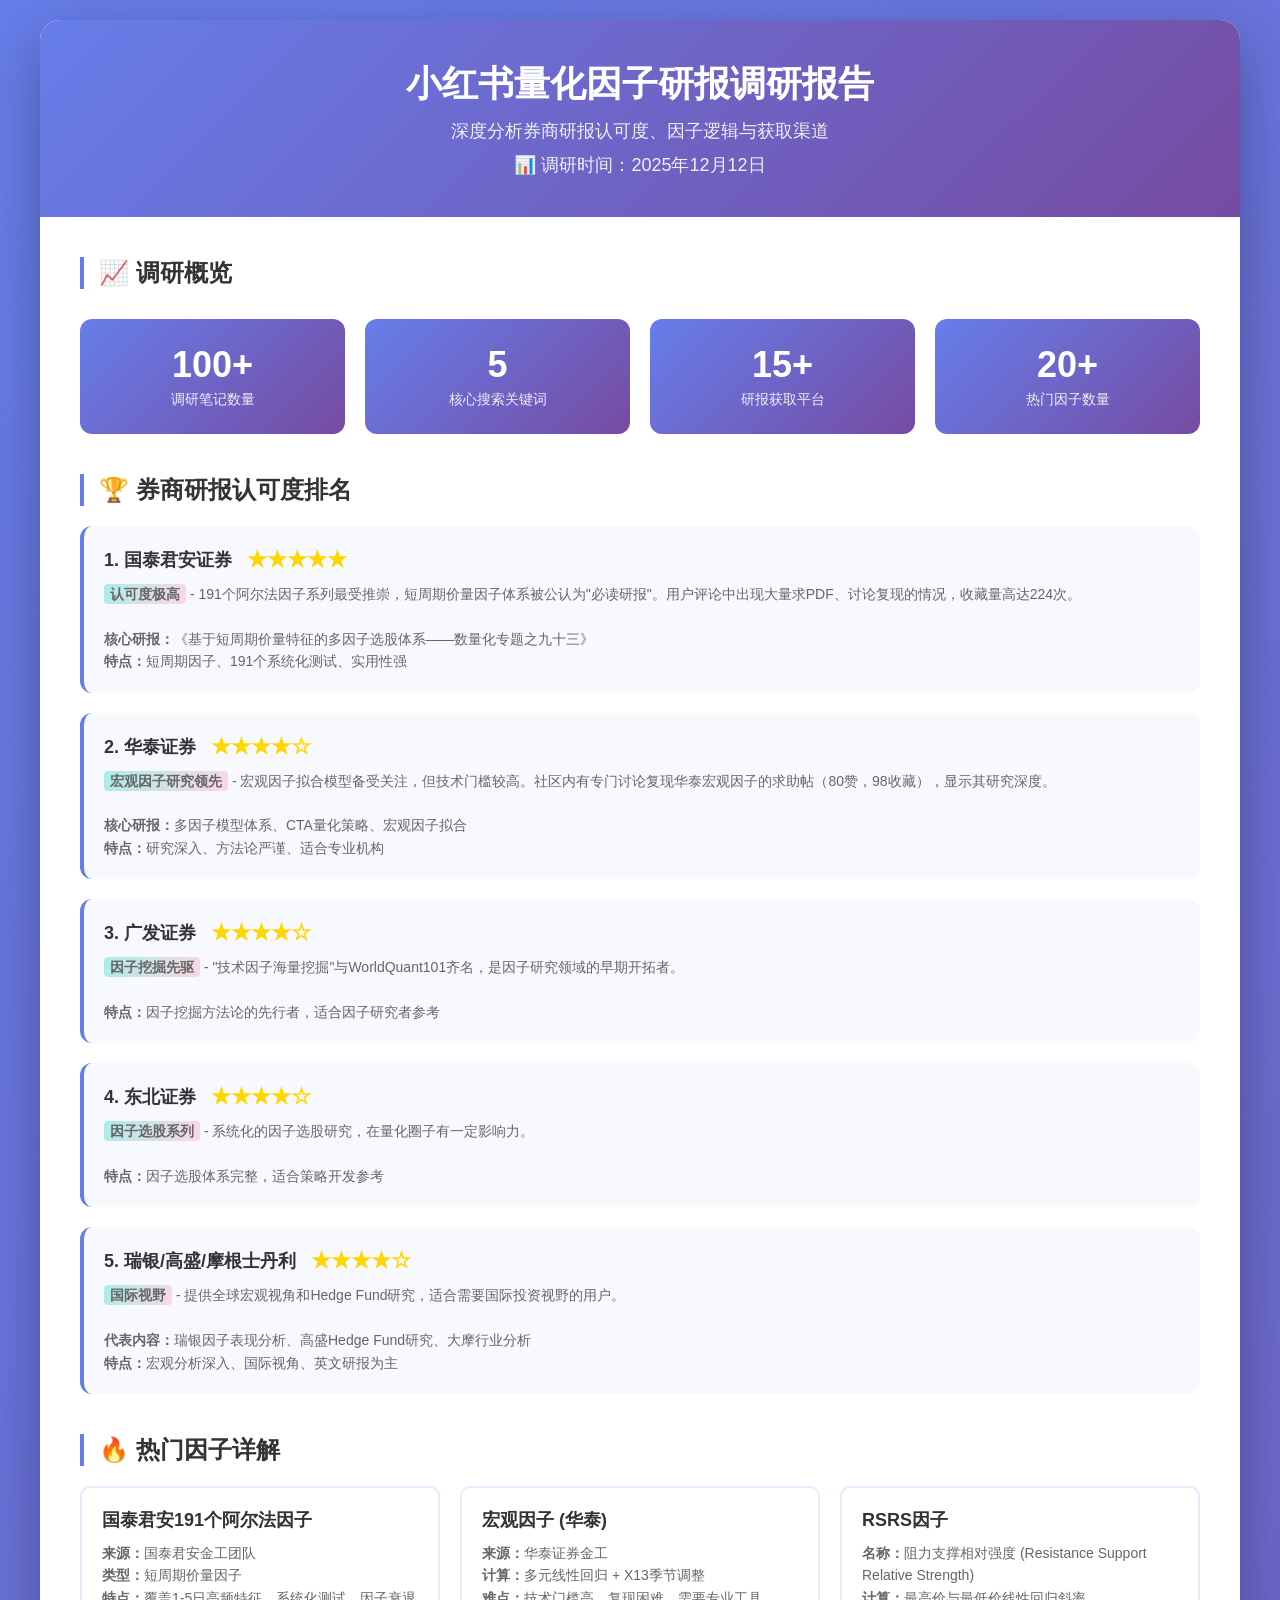
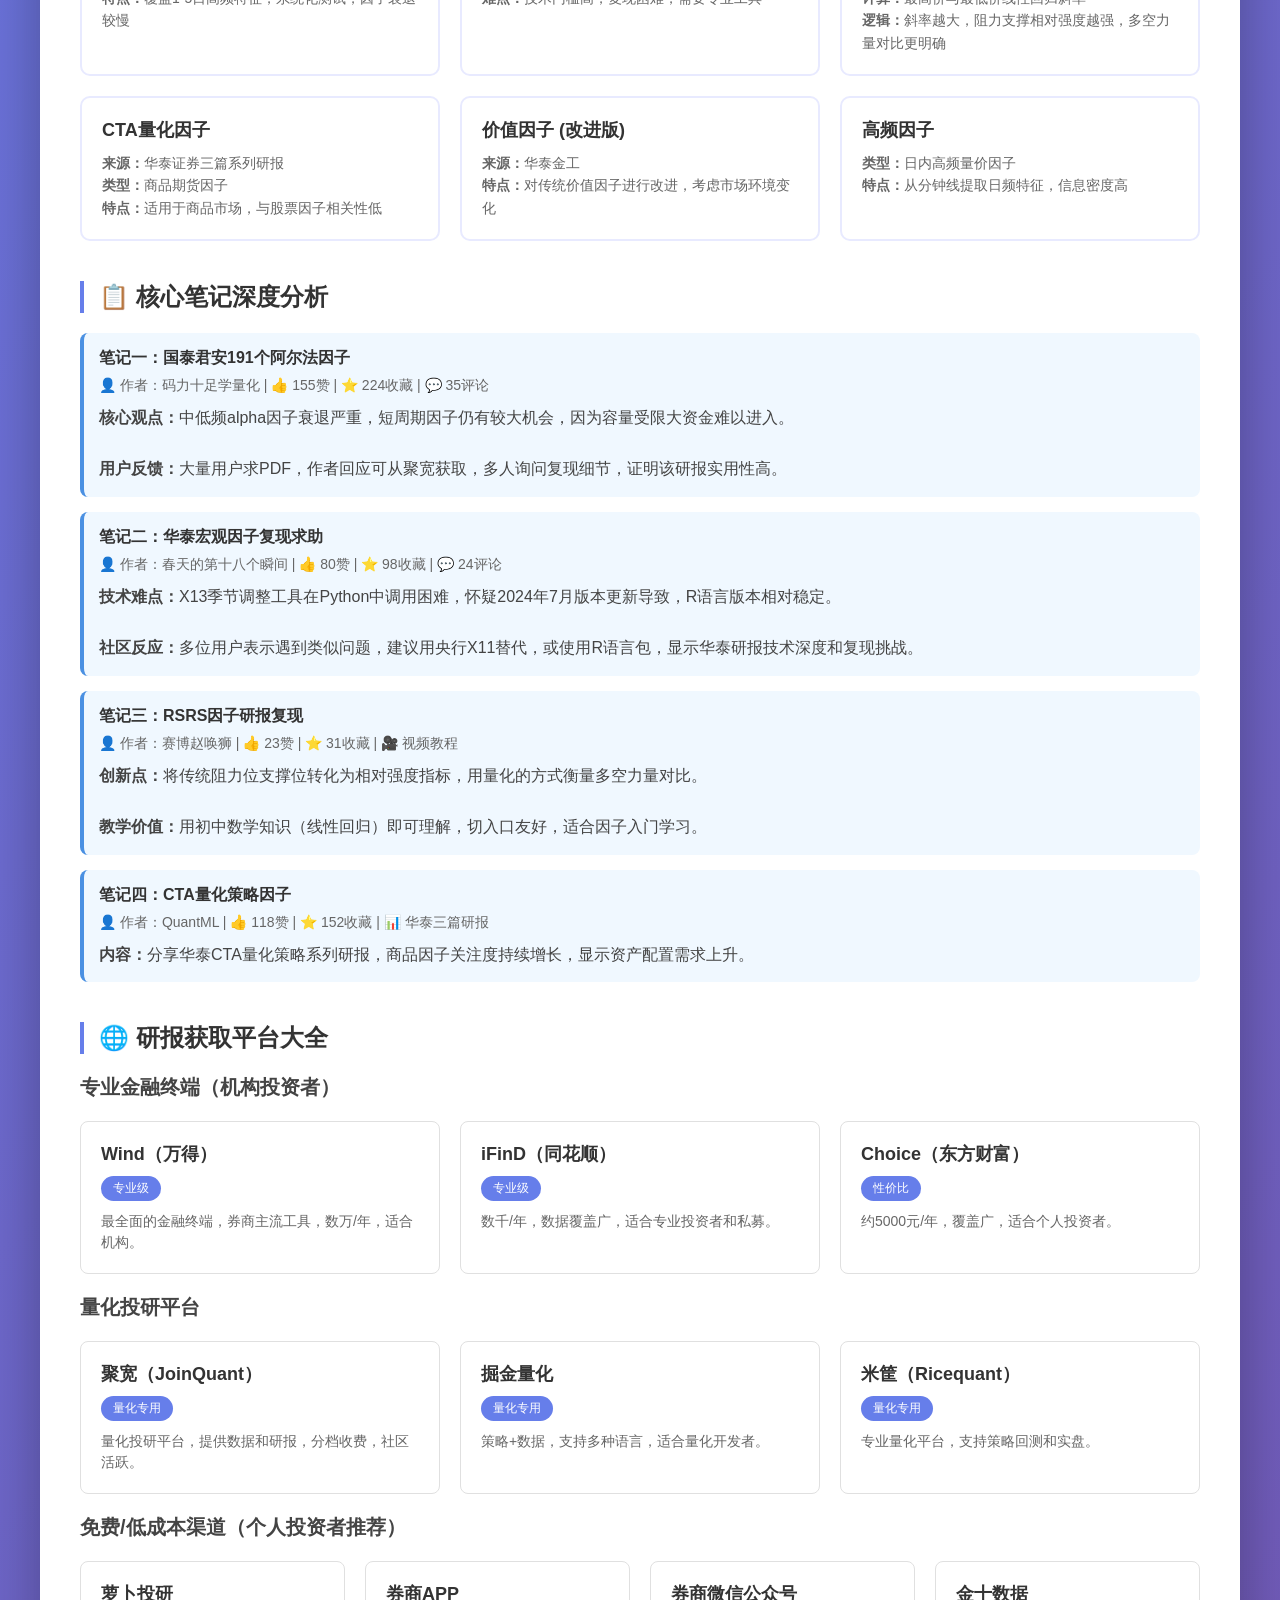
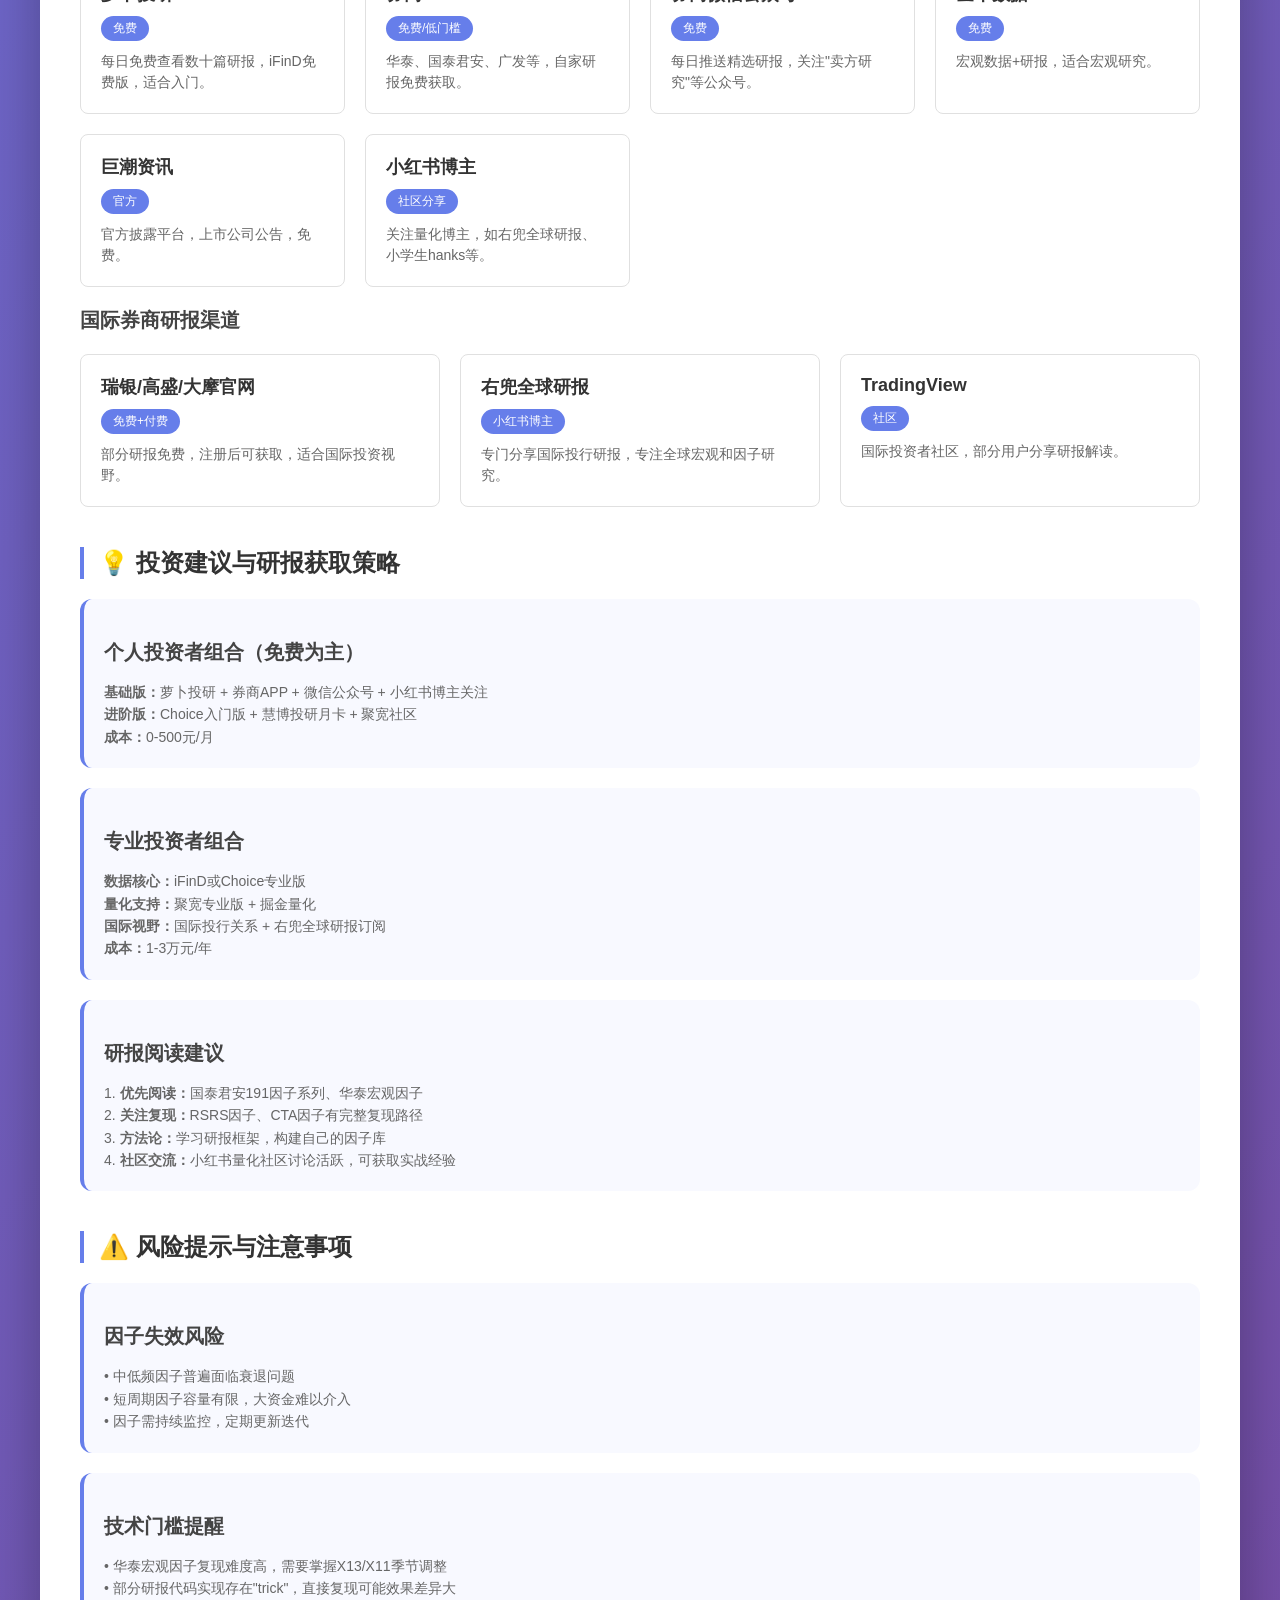
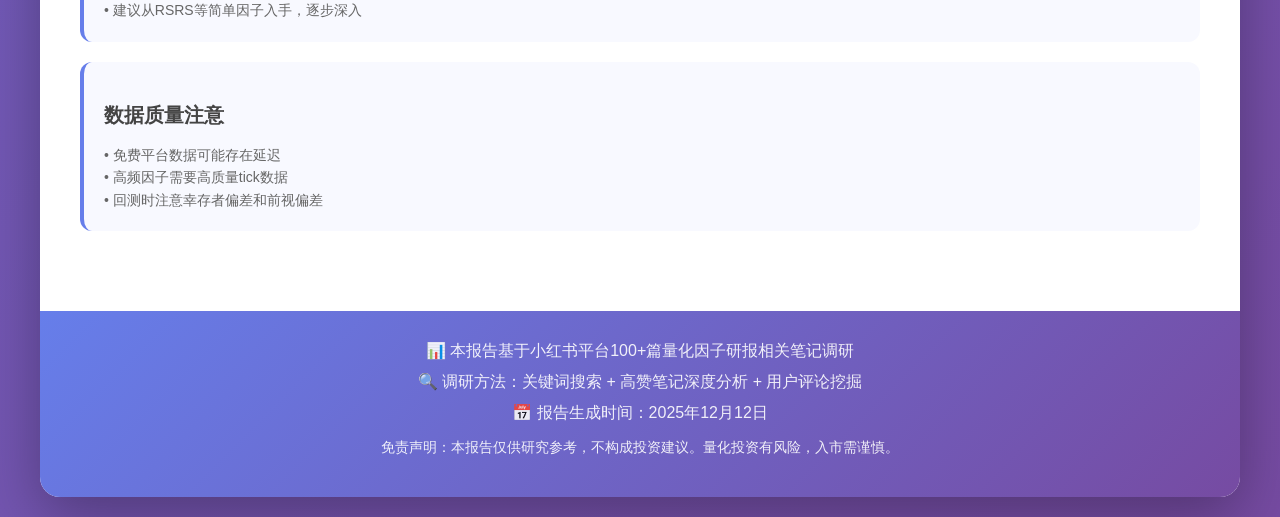
<file: htmls/小红书量化因子研报调研报告.html>
<!DOCTYPE html>
<html lang="zh-CN">
<head>
    <meta charset="UTF-8">
    <meta name="viewport" content="width=device-width, initial-scale=1.0">
    <title>小红书量化因子研报调研报告</title>
    <style>
        * {
            margin: 0;
            padding: 0;
            box-sizing: border-box;
        }
        
        body {
            font-family: -apple-system, BlinkMacSystemFont, 'Segoe UI', 'PingFang SC', 'Microsoft YaHei', sans-serif;
            background: linear-gradient(135deg, #667eea 0%, #764ba2 100%);
            min-height: 100vh;
            padding: 20px;
            color: #333;
        }
        
        .container {
            max-width: 1200px;
            margin: 0 auto;
            background: white;
            border-radius: 20px;
            box-shadow: 0 20px 60px rgba(0, 0, 0, 0.3);
            overflow: hidden;
        }
        
        .header {
            background: linear-gradient(135deg, #667eea 0%, #764ba2 100%);
            color: white;
            padding: 40px;
            text-align: center;
        }
        
        .header h1 {
            font-size: 36px;
            margin-bottom: 10px;
            font-weight: 700;
        }
        
        .header .subtitle {
            font-size: 18px;
            opacity: 0.9;
        }
        
        .content {
            padding: 40px;
        }
        
        .section {
            margin-bottom: 40px;
        }
        
        .section h2 {
            font-size: 24px;
            margin-bottom: 20px;
            color: #333;
            border-left: 4px solid #667eea;
            padding-left: 15px;
            font-weight: 600;
        }
        
        .section h3 {
            font-size: 20px;
            margin: 20px 0 15px 0;
            color: #444;
            font-weight: 600;
        }
        
        .card {
            background: #f8f9ff;
            border-radius: 12px;
            padding: 20px;
            margin-bottom: 20px;
            border-left: 4px solid #667eea;
            transition: transform 0.3s ease, box-shadow 0.3s ease;
        }
        
        .card:hover {
            transform: translateY(-5px);
            box-shadow: 0 8px 25px rgba(102, 126, 234, 0.2);
        }
        
        .highlight {
            background: linear-gradient(120deg, #a8edea 0%, #fed6e3 100%);
            padding: 2px 6px;
            border-radius: 4px;
            font-weight: 600;
        }
        
        .rating {
            display: inline-block;
            color: #ffd700;
            font-size: 18px;
            margin-left: 10px;
        }
        
        .factor-list {
            display: grid;
            grid-template-columns: repeat(auto-fit, minmax(300px, 1fr));
            gap: 20px;
            margin-top: 20px;
        }
        
        .factor-item {
            background: white;
            border: 2px solid #e8eaff;
            border-radius: 10px;
            padding: 20px;
            transition: all 0.3s ease;
        }
        
        .factor-item:hover {
            border-color: #667eea;
            transform: translateY(-3px);
        }
        
        .factor-name {
            font-size: 18px;
            font-weight: 700;
            color: #333;
            margin-bottom: 10px;
        }
        
        .factor-desc {
            color: #666;
            line-height: 1.6;
            font-size: 14px;
        }
        
        .stats {
            display: grid;
            grid-template-columns: repeat(auto-fit, minmax(200px, 1fr));
            gap: 20px;
            margin: 30px 0;
        }
        
        .stat-card {
            background: linear-gradient(135deg, #667eea 0%, #764ba2 100%);
            color: white;
            padding: 25px;
            border-radius: 12px;
            text-align: center;
        }
        
        .stat-card .number {
            font-size: 36px;
            font-weight: 700;
            margin-bottom: 5px;
        }
        
        .stat-card .label {
            font-size: 14px;
            opacity: 0.9;
        }
        
        .platform-grid {
            display: grid;
            grid-template-columns: repeat(auto-fit, minmax(250px, 1fr));
            gap: 20px;
            margin-top: 20px;
        }
        
        .platform-item {
            background: white;
            border: 1px solid #e0e0e0;
            border-radius: 8px;
            padding: 20px;
            transition: all 0.3s ease;
        }
        
        .platform-item:hover {
            box-shadow: 0 5px 15px rgba(0, 0, 0, 0.1);
        }
        
        .platform-name {
            font-size: 18px;
            font-weight: 700;
            color: #333;
            margin-bottom: 10px;
        }
        
        .platform-type {
            display: inline-block;
            background: #667eea;
            color: white;
            padding: 4px 12px;
            border-radius: 20px;
            font-size: 12px;
            margin-bottom: 10px;
        }
        
        .platform-desc {
            color: #666;
            font-size: 14px;
            line-height: 1.5;
        }
        
        .note-info {
            background: #f0f8ff;
            padding: 15px;
            border-radius: 8px;
            margin: 15px 0;
            border-left: 4px solid #4a90e2;
        }
        
        .note-title {
            font-weight: 700;
            color: #333;
            margin-bottom: 8px;
        }
        
        .note-data {
            font-size: 14px;
            color: #666;
            margin-bottom: 10px;
        }
        
        .note-content {
            line-height: 1.6;
            color: #444;
        }
        
        .footer {
            background: linear-gradient(135deg, #667eea 0%, #764ba2 100%);
            color: white;
            padding: 30px 40px;
            text-align: center;
        }
        
        .footer p {
            margin-bottom: 10px;
            opacity: 0.9;
        }
        
        .stars {
            color: #ffd700;
            font-size: 20px;
            margin-left: 10px;
        }
        
        @media (max-width: 768px) {
            .header h1 {
                font-size: 28px;
            }
            
            .content {
                padding: 20px;
            }
            
            .stats {
                grid-template-columns: 1fr;
            }
            
            .factor-list {
                grid-template-columns: 1fr;
            }
            
            .platform-grid {
                grid-template-columns: 1fr;
            }
        }
    </style>
</head>
<body>
    <div class="container">
        <!-- 头部 -->
        <div class="header">
            <h1>小红书量化因子研报调研报告</h1>
            <div class="subtitle">深度分析券商研报认可度、因子逻辑与获取渠道</div>
            <div class="subtitle" style="margin-top: 10px;">📊 调研时间：2025年12月12日</div>
        </div>

        <!-- 主要内容 -->
        <div class="content">
            <!-- 调研概览 -->
            <div class="section">
                <h2>📈 调研概览</h2>
                <div class="stats">
                    <div class="stat-card">
                        <div class="number">100+</div>
                        <div class="label">调研笔记数量</div>
                    </div>
                    <div class="stat-card">
                        <div class="number">5</div>
                        <div class="label">核心搜索关键词</div>
                    </div>
                    <div class="stat-card">
                        <div class="number">15+</div>
                        <div class="label">研报获取平台</div>
                    </div>
                    <div class="stat-card">
                        <div class="number">20+</div>
                        <div class="label">热门因子数量</div>
                    </div>
                </div>
            </div>

            <!-- 券商研报认可度排名 -->
            <div class="section">
                <h2>🏆 券商研报认可度排名</h2>
                
                <div class="card">
                    <div class="factor-name">1. 国泰君安证券 <span class="stars">★★★★★</span></div>
                    <div class="factor-desc">
                        <span class="highlight">认可度极高</span> - 191个阿尔法因子系列最受推崇，短周期价量因子体系被公认为"必读研报"。用户评论中出现大量求PDF、讨论复现的情况，收藏量高达224次。
                        <br><br>
                        <strong>核心研报：</strong>《基于短周期价量特征的多因子选股体系——数量化专题之九十三》
                        <br>
                        <strong>特点：</strong>短周期因子、191个系统化测试、实用性强
                    </div>
                </div>

                <div class="card">
                    <div class="factor-name">2. 华泰证券 <span class="stars">★★★★☆</span></div>
                    <div class="factor-desc">
                        <span class="highlight">宏观因子研究领先</span> - 宏观因子拟合模型备受关注，但技术门槛较高。社区内有专门讨论复现华泰宏观因子的求助帖（80赞，98收藏），显示其研究深度。
                        <br><br>
                        <strong>核心研报：</strong>多因子模型体系、CTA量化策略、宏观因子拟合
                        <br>
                        <strong>特点：</strong>研究深入、方法论严谨、适合专业机构
                    </div>
                </div>

                <div class="card">
                    <div class="factor-name">3. 广发证券 <span class="stars">★★★★☆</span></div>
                    <div class="factor-desc">
                        <span class="highlight">因子挖掘先驱</span> - "技术因子海量挖掘"与WorldQuant101齐名，是因子研究领域的早期开拓者。
                        <br><br>
                        <strong>特点：</strong>因子挖掘方法论的先行者，适合因子研究者参考
                    </div>
                </div>

                <div class="card">
                    <div class="factor-name">4. 东北证券 <span class="stars">★★★★☆</span></div>
                    <div class="factor-desc">
                        <span class="highlight">因子选股系列</span> - 系统化的因子选股研究，在量化圈子有一定影响力。
                        <br><br>
                        <strong>特点：</strong>因子选股体系完整，适合策略开发参考
                    </div>
                </div>

                <div class="card">
                    <div class="factor-name">5. 瑞银/高盛/摩根士丹利 <span class="stars">★★★★☆</span></div>
                    <div class="factor-desc">
                        <span class="highlight">国际视野</span> - 提供全球宏观视角和Hedge Fund研究，适合需要国际投资视野的用户。
                        <br><br>
                        <strong>代表内容：</strong>瑞银因子表现分析、高盛Hedge Fund研究、大摩行业分析
                        <br>
                        <strong>特点：</strong>宏观分析深入、国际视角、英文研报为主
                    </div>
                </div>
            </div>

            <!-- 热门因子详解 -->
            <div class="section">
                <h2>🔥 热门因子详解</h2>
                
                <div class="factor-list">
                    <div class="factor-item">
                        <div class="factor-name">国泰君安191个阿尔法因子</div>
                        <div class="factor-desc">
                            <strong>来源：</strong>国泰君安金工团队<br>
                            <strong>类型：</strong>短周期价量因子<br>
                            <strong>特点：</strong>覆盖1-5日高频特征，系统化测试，因子衰退较慢
                        </div>
                    </div>

                    <div class="factor-item">
                        <div class="factor-name">宏观因子 (华泰)</div>
                        <div class="factor-desc">
                            <strong>来源：</strong>华泰证券金工<br>
                            <strong>计算：</strong>多元线性回归 + X13季节调整<br>
                            <strong>难点：</strong>技术门槛高，复现困难，需要专业工具
                        </div>
                    </div>

                    <div class="factor-item">
                        <div class="factor-name">RSRS因子</div>
                        <div class="factor-desc">
                            <strong>名称：</strong>阻力支撑相对强度 (Resistance Support Relative Strength)<br>
                            <strong>计算：</strong>最高价与最低价线性回归斜率<br>
                            <strong>逻辑：</strong>斜率越大，阻力支撑相对强度越强，多空力量对比更明确
                        </div>
                    </div>

                    <div class="factor-item">
                        <div class="factor-name">CTA量化因子</div>
                        <div class="factor-desc">
                            <strong>来源：</strong>华泰证券三篇系列研报<br>
                            <strong>类型：</strong>商品期货因子<br>
                            <strong>特点：</strong>适用于商品市场，与股票因子相关性低
                        </div>
                    </div>

                    <div class="factor-item">
                        <div class="factor-name">价值因子 (改进版)</div>
                        <div class="factor-desc">
                            <strong>来源：</strong>华泰金工<br>
                            <strong>特点：</strong>对传统价值因子进行改进，考虑市场环境变化
                        </div>
                    </div>

                    <div class="factor-item">
                        <div class="factor-name">高频因子</div>
                        <div class="factor-desc">
                            <strong>类型：</strong>日内高频量价因子<br>
                            <strong>特点：</strong>从分钟线提取日频特征，信息密度高
                        </div>
                    </div>
                </div>
            </div>

            <!-- 核心笔记深度分析 -->
            <div class="section">
                <h2>📋 核心笔记深度分析</h2>

                <div class="note-info">
                    <div class="note-title">笔记一：国泰君安191个阿尔法因子</div>
                    <div class="note-data">👤 作者：码力十足学量化 | 👍 155赞 | ⭐ 224收藏 | 💬 35评论</div>
                    <div class="note-content">
                        <strong>核心观点：</strong>中低频alpha因子衰退严重，短周期因子仍有较大机会，因为容量受限大资金难以进入。
                        <br><br>
                        <strong>用户反馈：</strong>大量用户求PDF，作者回应可从聚宽获取，多人询问复现细节，证明该研报实用性高。
                    </div>
                </div>

                <div class="note-info">
                    <div class="note-title">笔记二：华泰宏观因子复现求助</div>
                    <div class="note-data">👤 作者：春天的第十八个瞬间 | 👍 80赞 | ⭐ 98收藏 | 💬 24评论</div>
                    <div class="note-content">
                        <strong>技术难点：</strong>X13季节调整工具在Python中调用困难，怀疑2024年7月版本更新导致，R语言版本相对稳定。
                        <br><br>
                        <strong>社区反应：</strong>多位用户表示遇到类似问题，建议用央行X11替代，或使用R语言包，显示华泰研报技术深度和复现挑战。
                    </div>
                </div>

                <div class="note-info">
                    <div class="note-title">笔记三：RSRS因子研报复现</div>
                    <div class="note-data">👤 作者：赛博赵唤狮 | 👍 23赞 | ⭐ 31收藏 | 🎥 视频教程</div>
                    <div class="note-content">
                        <strong>创新点：</strong>将传统阻力位支撑位转化为相对强度指标，用量化的方式衡量多空力量对比。
                        <br><br>
                        <strong>教学价值：</strong>用初中数学知识（线性回归）即可理解，切入口友好，适合因子入门学习。
                    </div>
                </div>

                <div class="note-info">
                    <div class="note-title">笔记四：CTA量化策略因子</div>
                    <div class="note-data">👤 作者：QuantML | 👍 118赞 | ⭐ 152收藏 | 📊 华泰三篇研报</div>
                    <div class="note-content">
                        <strong>内容：</strong>分享华泰CTA量化策略系列研报，商品因子关注度持续增长，显示资产配置需求上升。
                    </div>
                </div>
            </div>

            <!-- 研报获取平台 -->
            <div class="section">
                <h2>🌐 研报获取平台大全</h2>
                
                <h3>专业金融终端（机构投资者）</h3>
                <div class="platform-grid">
                    <div class="platform-item">
                        <div class="platform-name">Wind（万得）</div>
                        <div class="platform-type">专业级</div>
                        <div class="platform-desc">最全面的金融终端，券商主流工具，数万/年，适合机构。</div>
                    </div>
                    <div class="platform-item">
                        <div class="platform-name">iFinD（同花顺）</div>
                        <div class="platform-type">专业级</div>
                        <div class="platform-desc">数千/年，数据覆盖广，适合专业投资者和私募。</div>
                    </div>
                    <div class="platform-item">
                        <div class="platform-name">Choice（东方财富）</div>
                        <div class="platform-type">性价比</div>
                        <div class="platform-desc">约5000元/年，覆盖广，适合个人投资者。</div>
                    </div>
                </div>

                <h3>量化投研平台</h3>
                <div class="platform-grid">
                    <div class="platform-item">
                        <div class="platform-name">聚宽（JoinQuant）</div>
                        <div class="platform-type">量化专用</div>
                        <div class="platform-desc">量化投研平台，提供数据和研报，分档收费，社区活跃。</div>
                    </div>
                    <div class="platform-item">
                        <div class="platform-name">掘金量化</div>
                        <div class="platform-type">量化专用</div>
                        <div class="platform-desc">策略+数据，支持多种语言，适合量化开发者。</div>
                    </div>
                    <div class="platform-item">
                        <div class="platform-name">米筐（Ricequant）</div>
                        <div class="platform-type">量化专用</div>
                        <div class="platform-desc">专业量化平台，支持策略回测和实盘。</div>
                    </div>
                </div>

                <h3>免费/低成本渠道（个人投资者推荐）</h3>
                <div class="platform-grid">
                    <div class="platform-item">
                        <div class="platform-name">萝卜投研</div>
                        <div class="platform-type">免费</div>
                        <div class="platform-desc">每日免费查看数十篇研报，iFinD免费版，适合入门。</div>
                    </div>
                    <div class="platform-item">
                        <div class="platform-name">券商APP</div>
                        <div class="platform-type">免费/低门槛</div>
                        <div class="platform-desc">华泰、国泰君安、广发等，自家研报免费获取。</div>
                    </div>
                    <div class="platform-item">
                        <div class="platform-name">券商微信公众号</div>
                        <div class="platform-type">免费</div>
                        <div class="platform-desc">每日推送精选研报，关注"卖方研究"等公众号。</div>
                    </div>
                    <div class="platform-item">
                        <div class="platform-name">金十数据</div>
                        <div class="platform-type">免费</div>
                        <div class="platform-desc">宏观数据+研报，适合宏观研究。</div>
                    </div>
                    <div class="platform-item">
                        <div class="platform-name">巨潮资讯</div>
                        <div class="platform-type">官方</div>
                        <div class="platform-desc">官方披露平台，上市公司公告，免费。</div>
                    </div>
                    <div class="platform-item">
                        <div class="platform-name">小红书博主</div>
                        <div class="platform-type">社区分享</div>
                        <div class="platform-desc">关注量化博主，如右兜全球研报、小学生hanks等。</div>
                    </div>
                </div>

                <h3>国际券商研报渠道</h3>
                <div class="platform-grid">
                    <div class="platform-item">
                        <div class="platform-name">瑞银/高盛/大摩官网</div>
                        <div class="platform-type">免费+付费</div>
                        <div class="platform-desc">部分研报免费，注册后可获取，适合国际投资视野。</div>
                    </div>
                    <div class="platform-item">
                        <div class="platform-name">右兜全球研报</div>
                        <div class="platform-type">小红书博主</div>
                        <div class="platform-desc">专门分享国际投行研报，专注全球宏观和因子研究。</div>
                    </div>
                    <div class="platform-item">
                        <div class="platform-name">TradingView</div>
                        <div class="platform-type">社区</div>
                        <div class="platform-desc">国际投资者社区，部分用户分享研报解读。</div>
                    </div>
                </div>
            </div>

            <!-- 投资建议 -->
            <div class="section">
                <h2>💡 投资建议与研报获取策略</h2>
                
                <div class="card">
                    <h3>个人投资者组合（免费为主）</h3>
                    <div class="factor-desc">
                        <strong>基础版：</strong>萝卜投研 + 券商APP + 微信公众号 + 小红书博主关注<br>
                        <strong>进阶版：</strong>Choice入门版 + 慧博投研月卡 + 聚宽社区<br>
                        <strong>成本：</strong>0-500元/月
                    </div>
                </div>

                <div class="card">
                    <h3>专业投资者组合</h3>
                    <div class="factor-desc">
                        <strong>数据核心：</strong>iFinD或Choice专业版<br>
                        <strong>量化支持：</strong>聚宽专业版 + 掘金量化<br>
                        <strong>国际视野：</strong>国际投行关系 + 右兜全球研报订阅<br>
                        <strong>成本：</strong>1-3万元/年
                    </div>
                </div>

                <div class="card">
                    <h3>研报阅读建议</h3>
                    <div class="factor-desc">
                        1. <strong>优先阅读：</strong>国泰君安191因子系列、华泰宏观因子<br>
                        2. <strong>关注复现：</strong>RSRS因子、CTA因子有完整复现路径<br>
                        3. <strong>方法论：</strong>学习研报框架，构建自己的因子库<br>
                        4. <strong>社区交流：</strong>小红书量化社区讨论活跃，可获取实战经验
                    </div>
                </div>
            </div>

            <!-- 风险提示 -->
            <div class="section">
                <h2>⚠️ 风险提示与注意事项</h2>
                
                <div class="card">
                    <h3>因子失效风险</h3>
                    <div class="factor-desc">
                        • 中低频因子普遍面临衰退问题<br>
                        • 短周期因子容量有限，大资金难以介入<br>
                        • 因子需持续监控，定期更新迭代
                    </div>
                </div>

                <div class="card">
                    <h3>技术门槛提醒</h3>
                    <div class="factor-desc">
                        • 华泰宏观因子复现难度高，需要掌握X13/X11季节调整<br>
                        • 部分研报代码实现存在"trick"，直接复现可能效果差异大<br>
                        • 建议从RSRS等简单因子入手，逐步深入
                    </div>
                </div>

                <div class="card">
                    <h3>数据质量注意</h3>
                    <div class="factor-desc">
                        • 免费平台数据可能存在延迟<br>
                        • 高频因子需要高质量tick数据<br>
                        • 回测时注意幸存者偏差和前视偏差
                    </div>
                </div>
            </div>
        </div>

        <!-- 页脚 -->
        <div class="footer">
            <p>📊 本报告基于小红书平台100+篇量化因子研报相关笔记调研</p>
            <p>🔍 调研方法：关键词搜索 + 高赞笔记深度分析 + 用户评论挖掘</p>
            <p>📅 报告生成时间：2025年12月12日</p>
            <p style="margin-top: 15px; font-size: 14px;">
                免责声明：本报告仅供研究参考，不构成投资建议。量化投资有风险，入市需谨慎。
            </p>
        </div>
    </div>
</body>
</html>
</file>
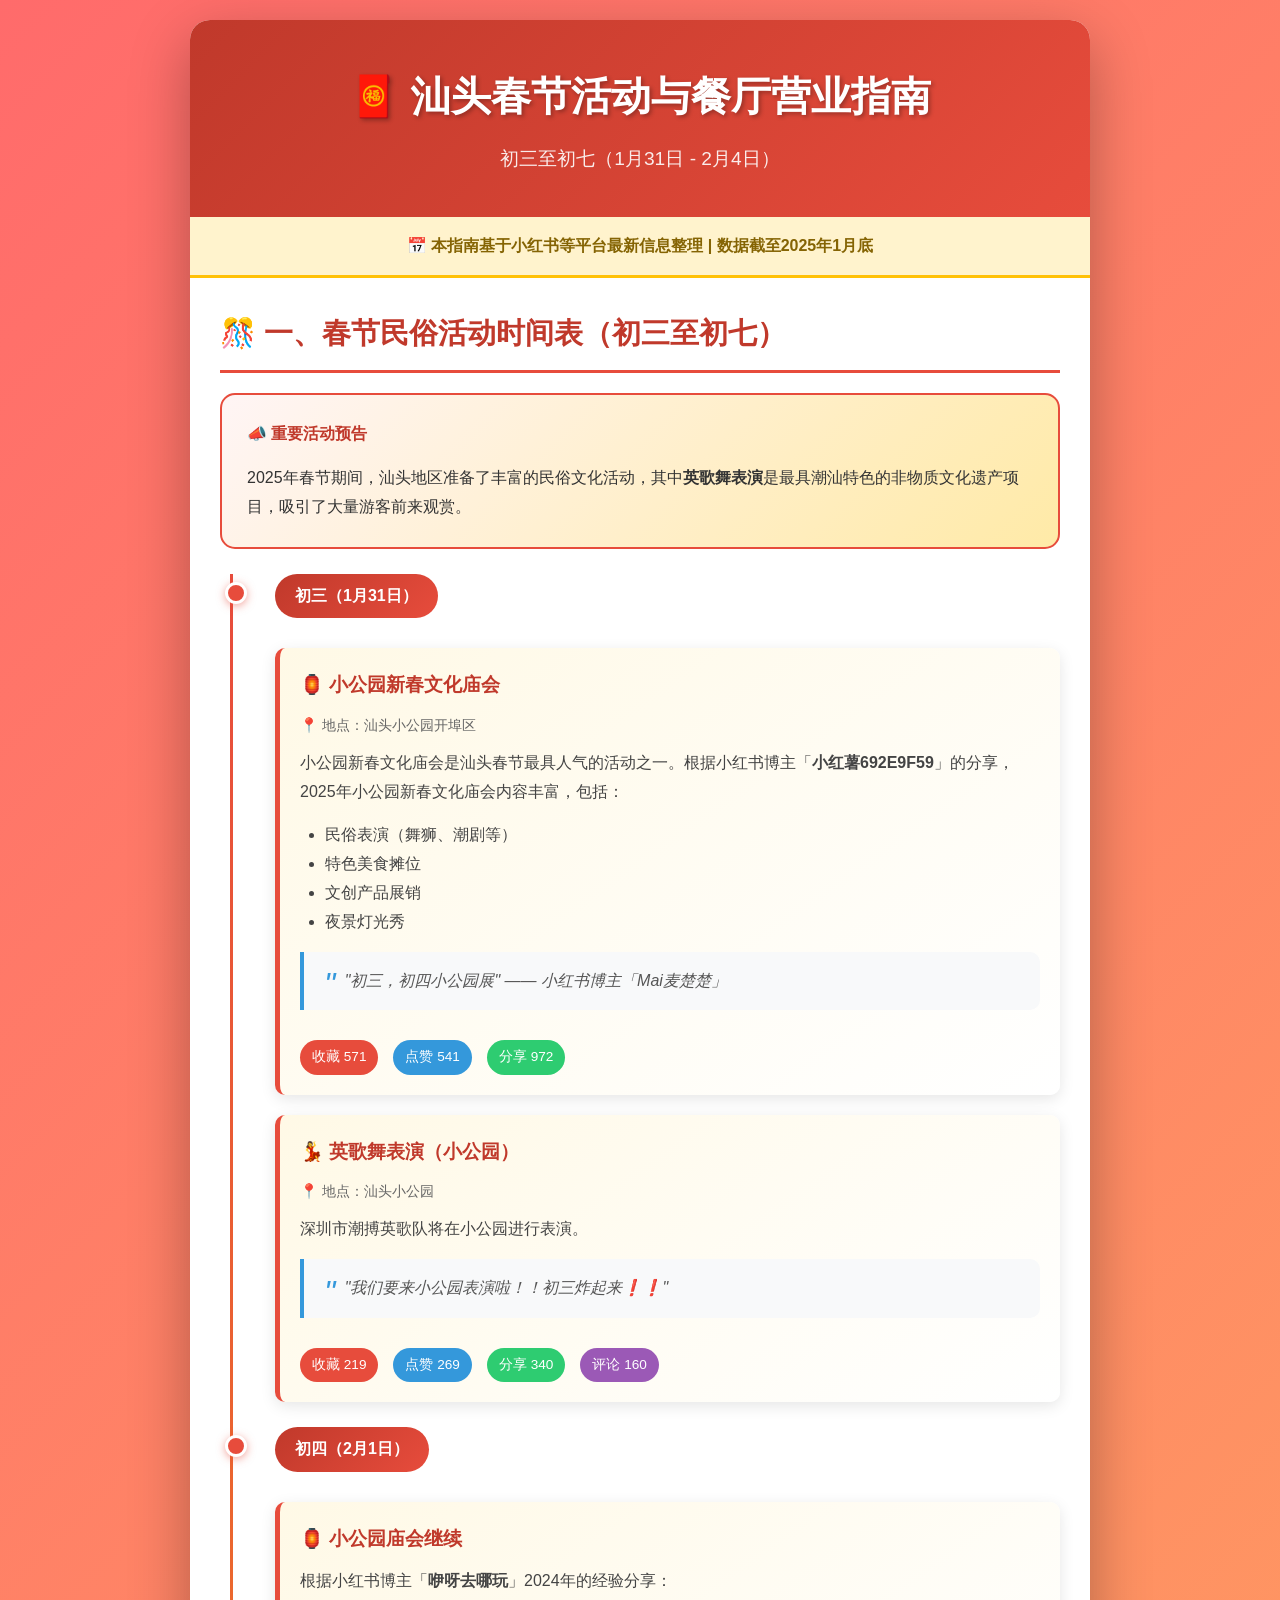
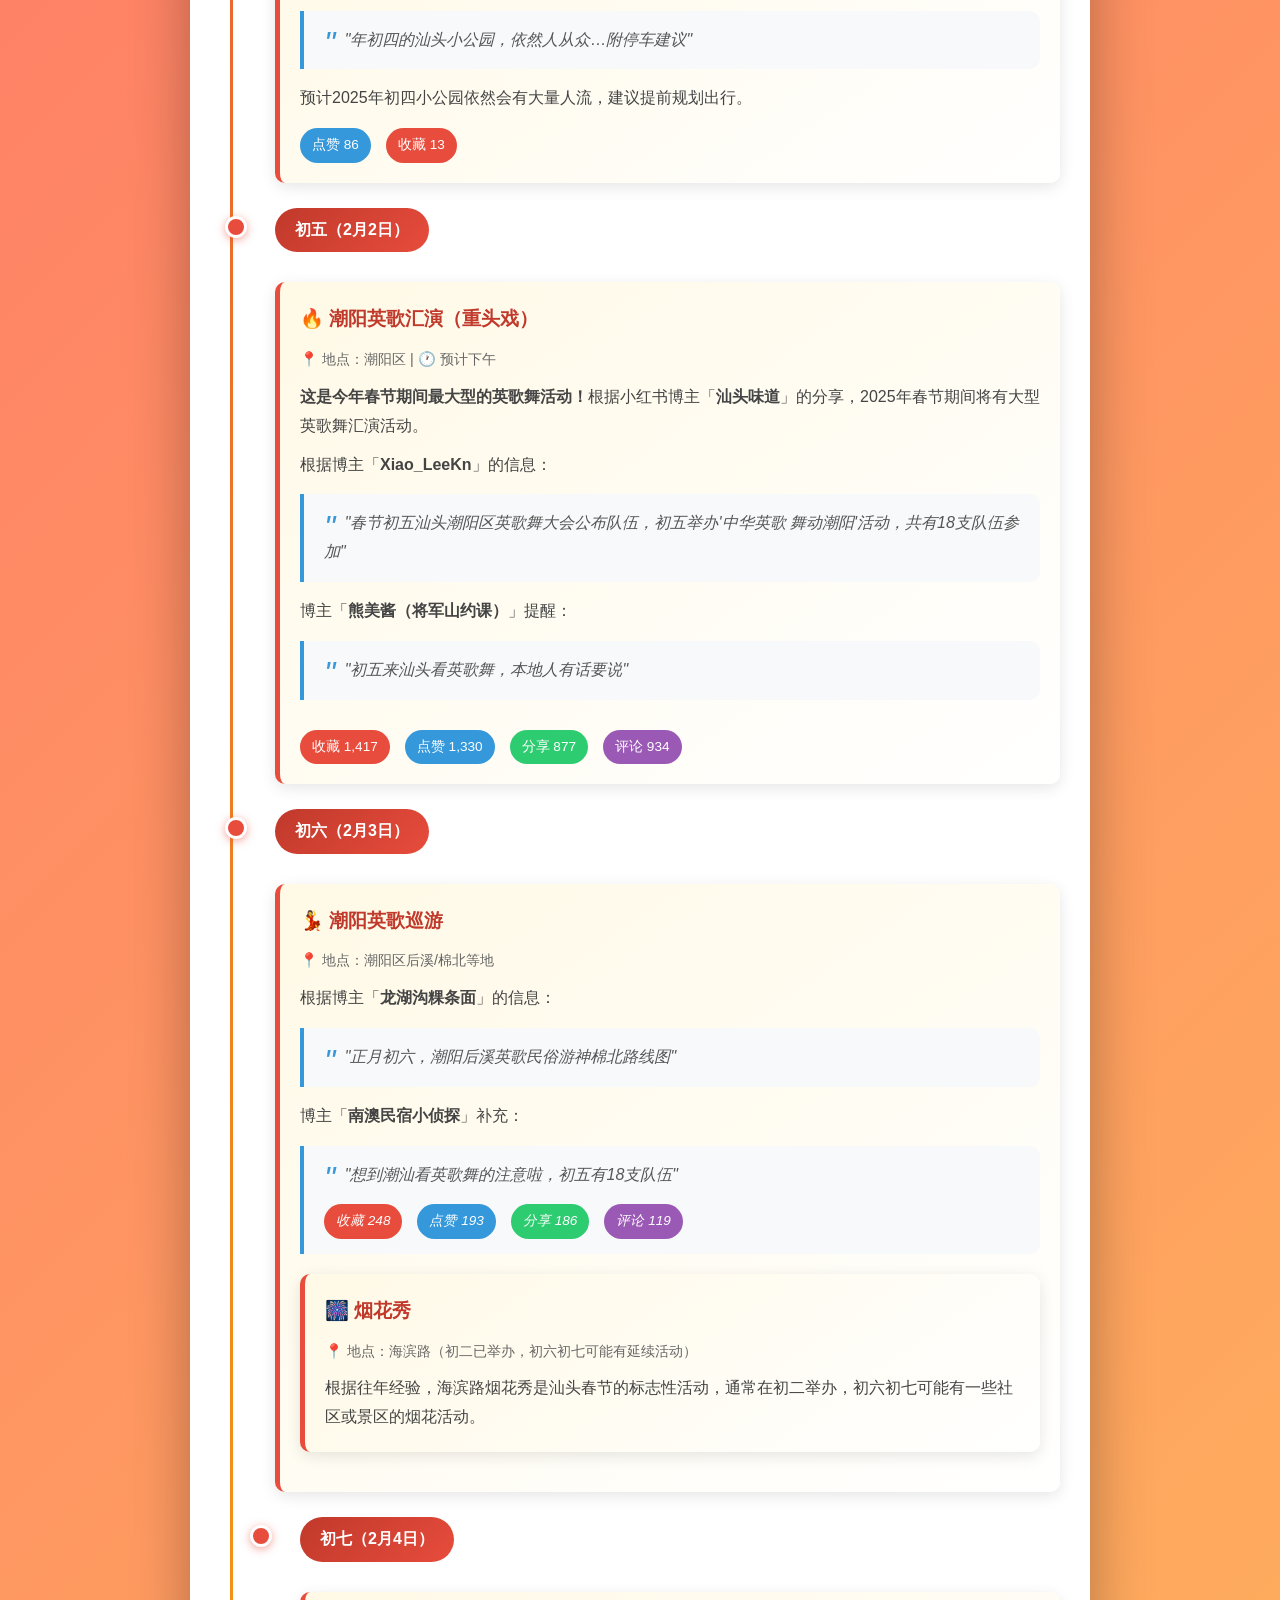
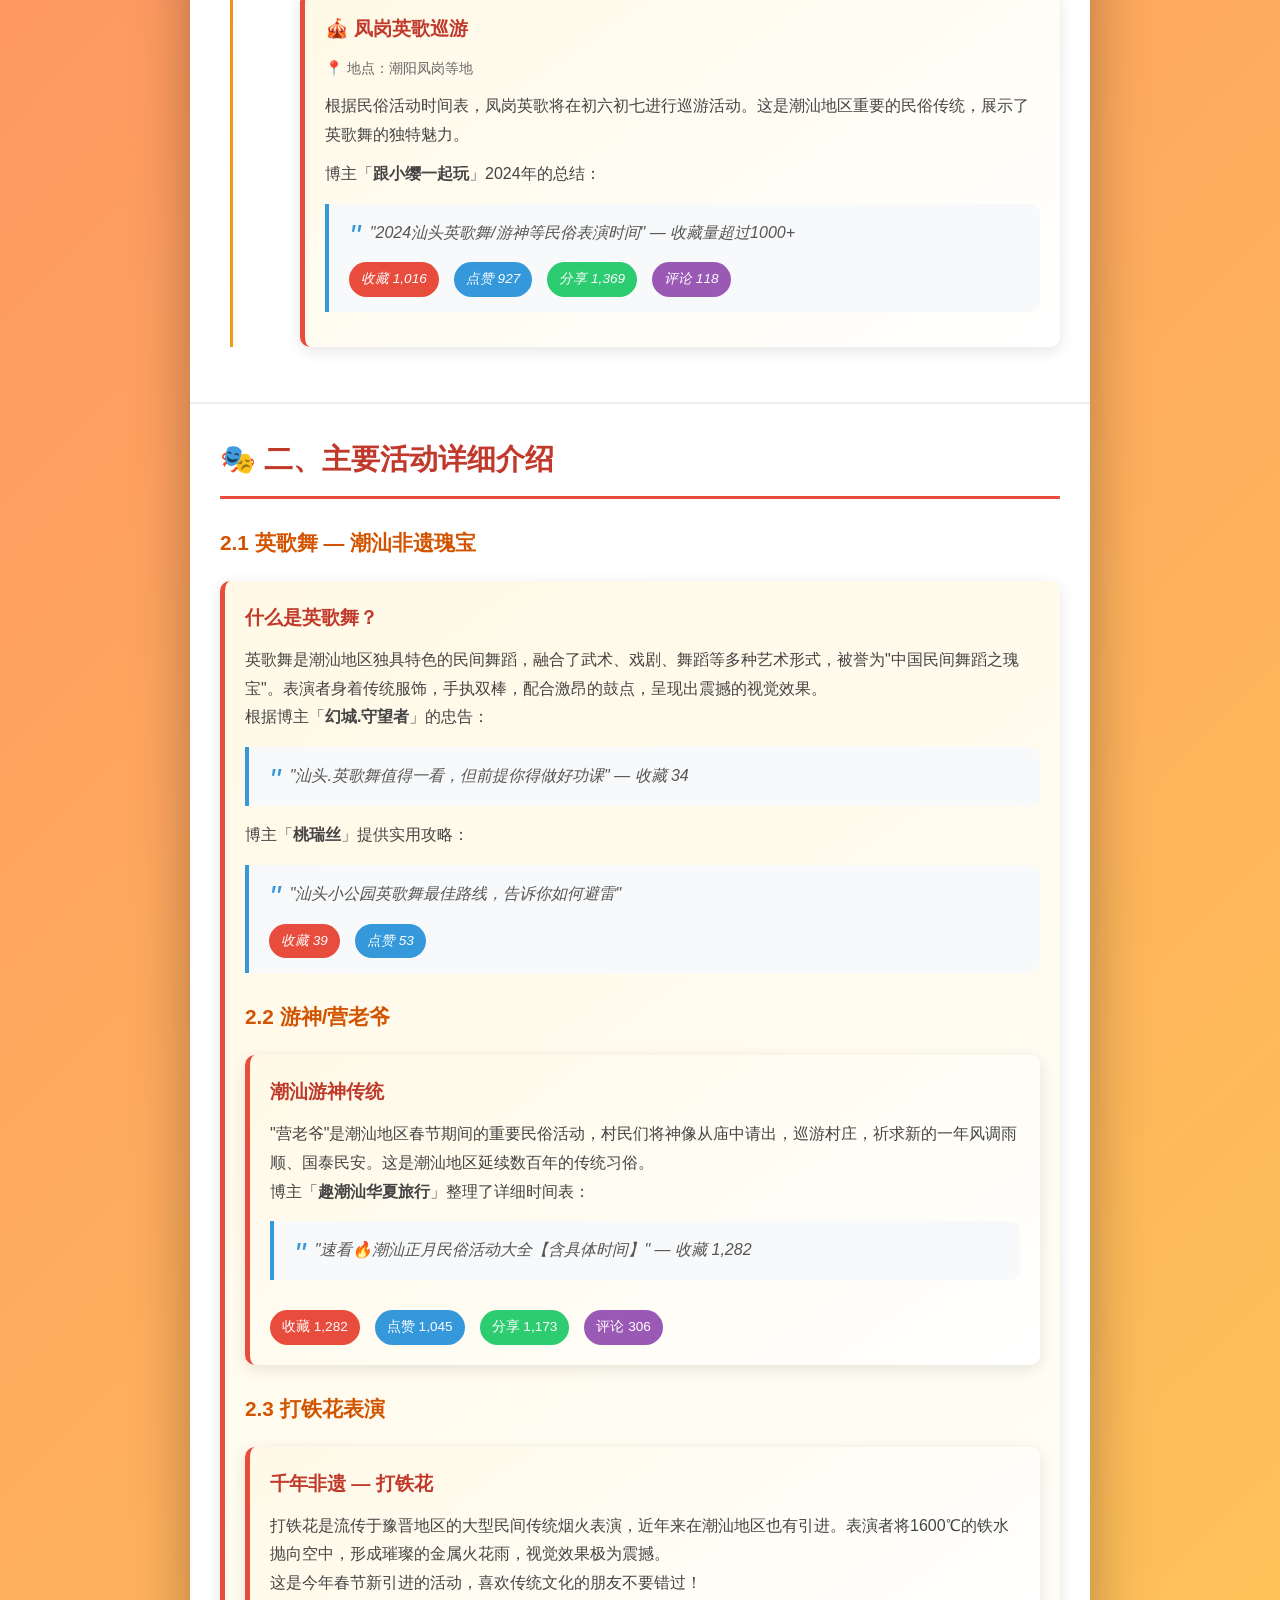
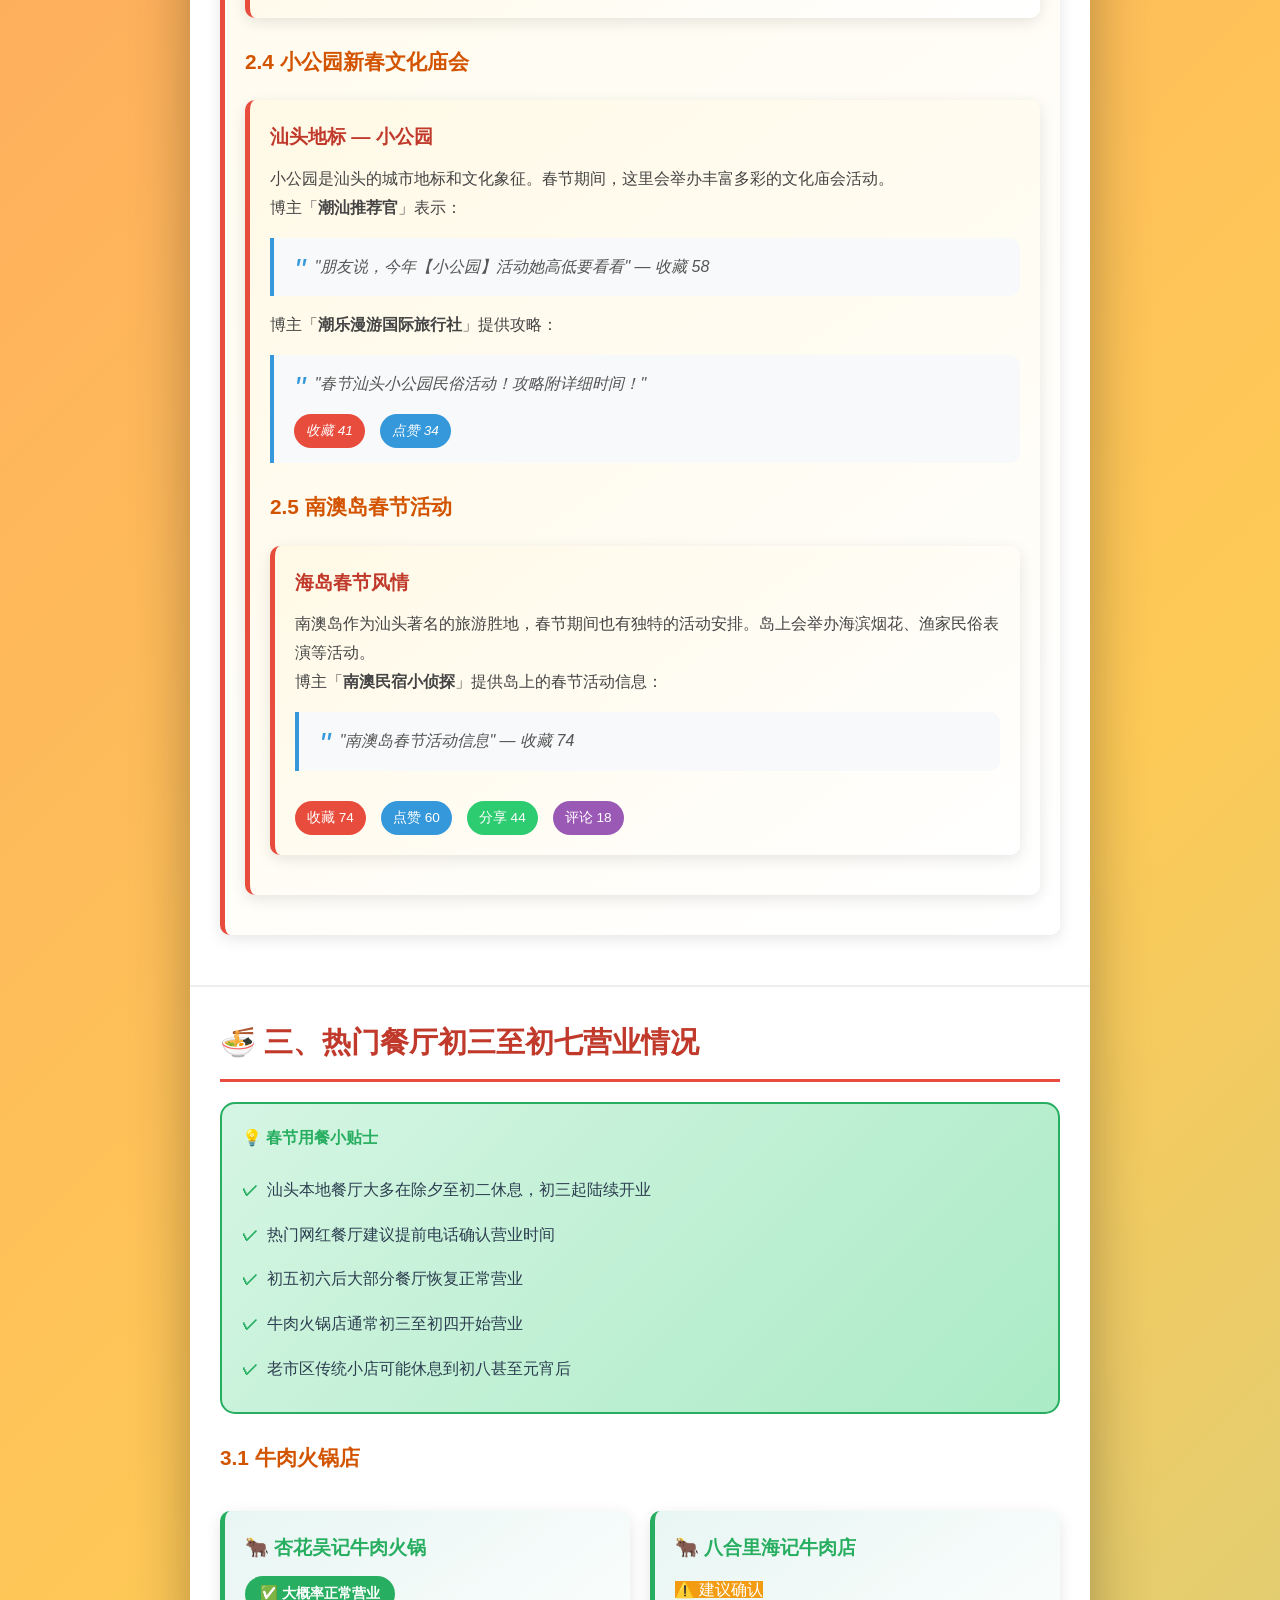
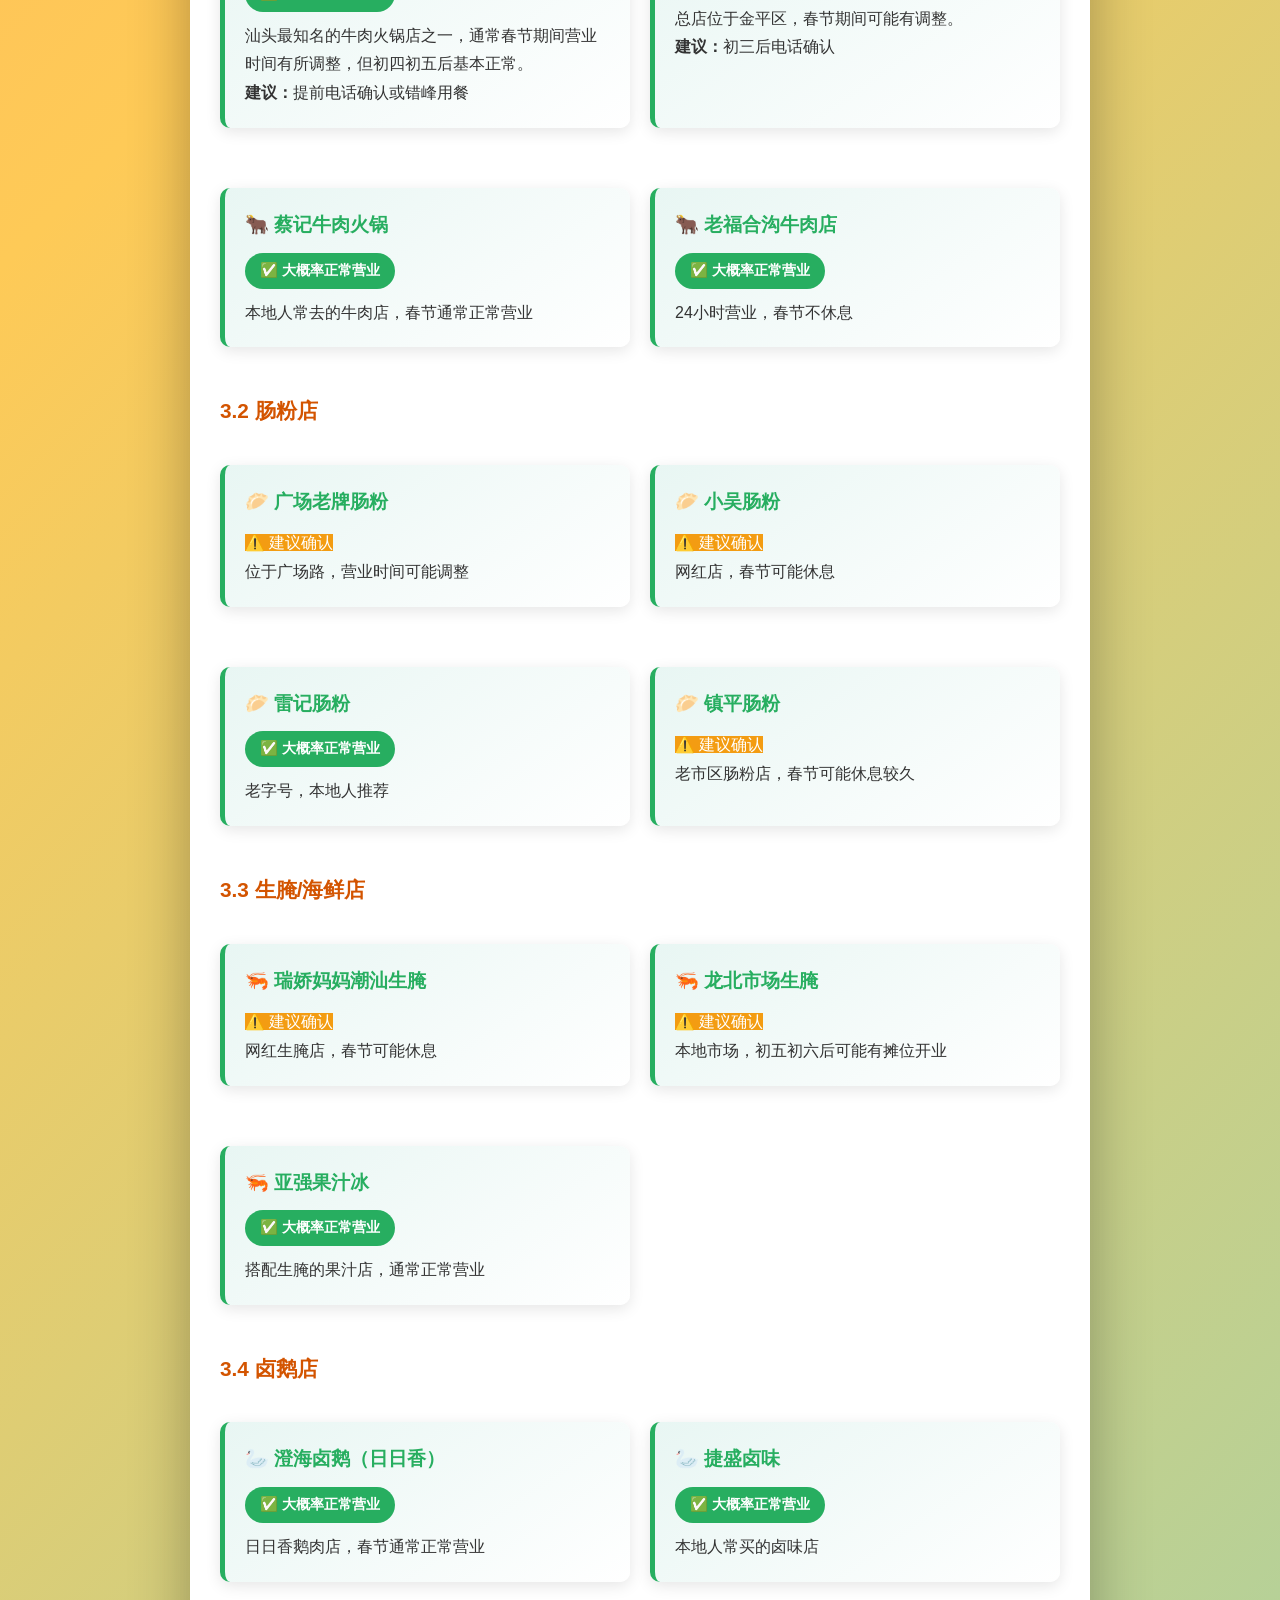
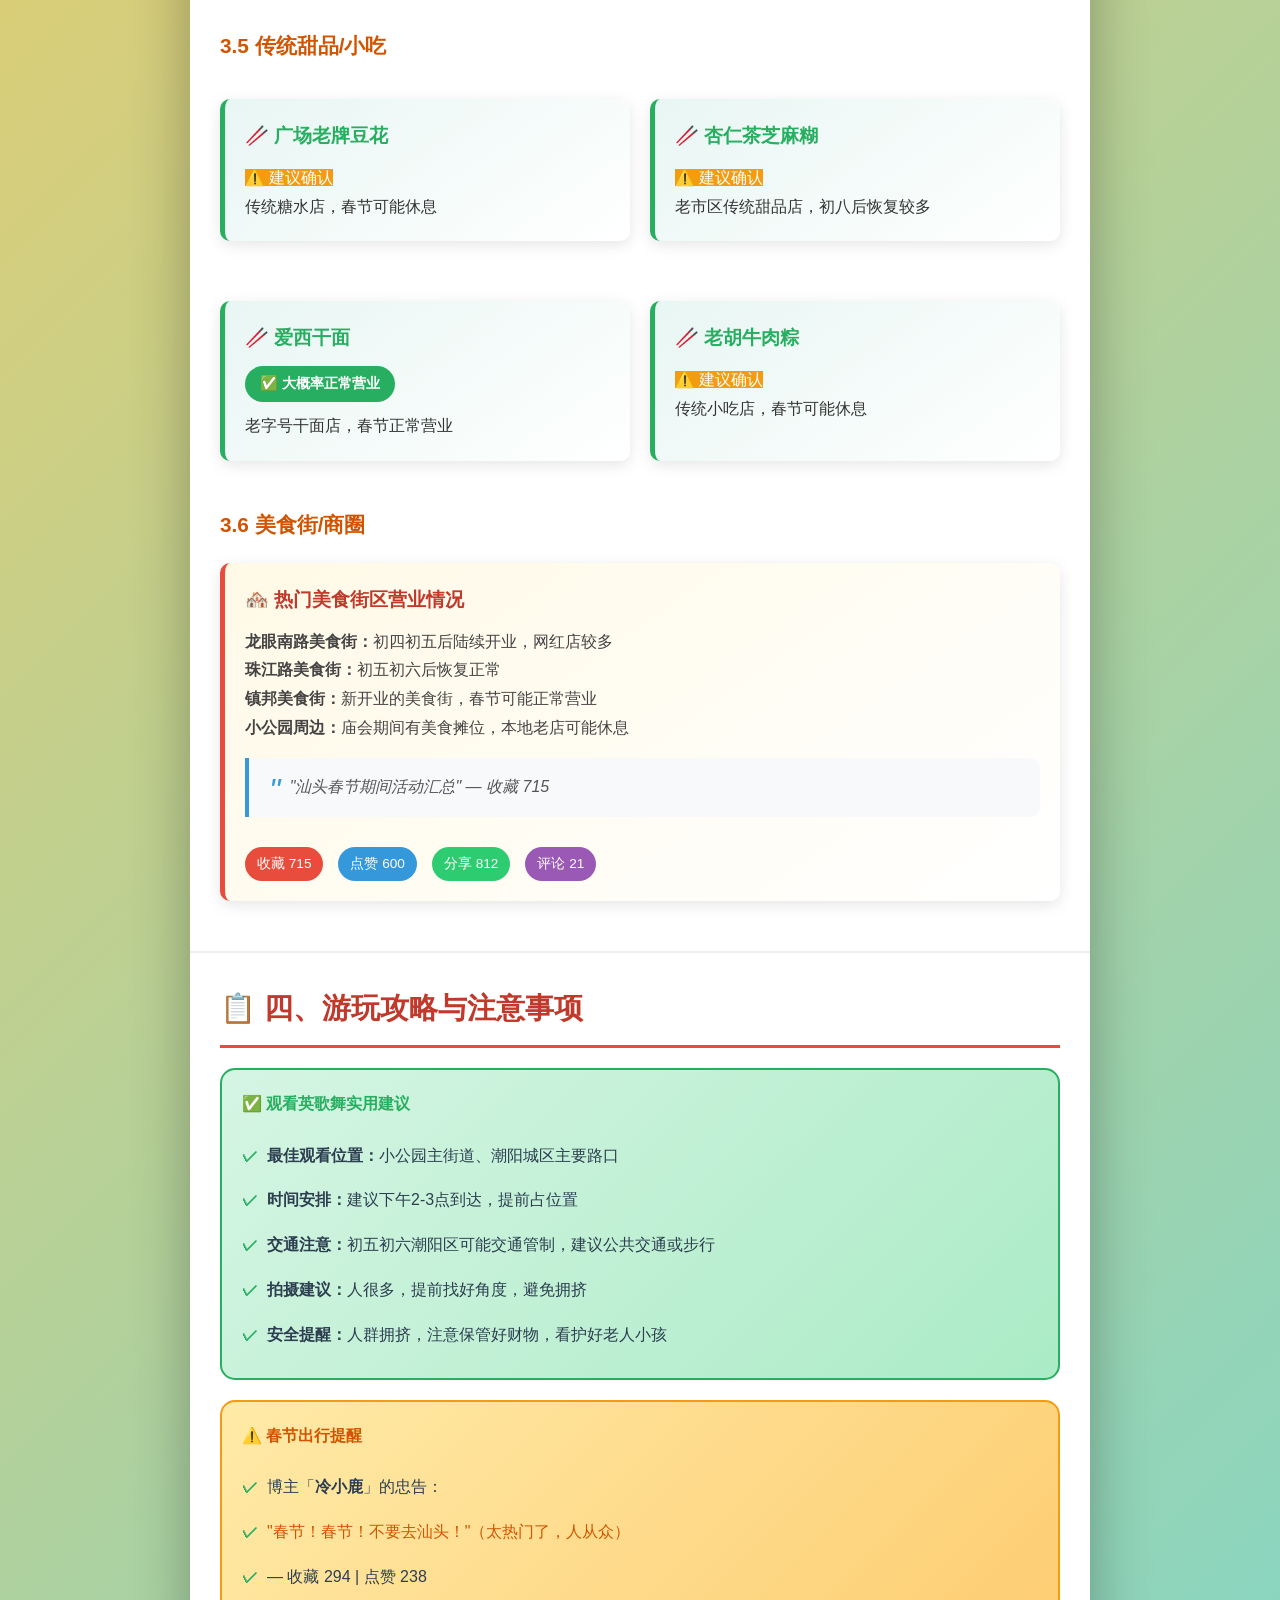
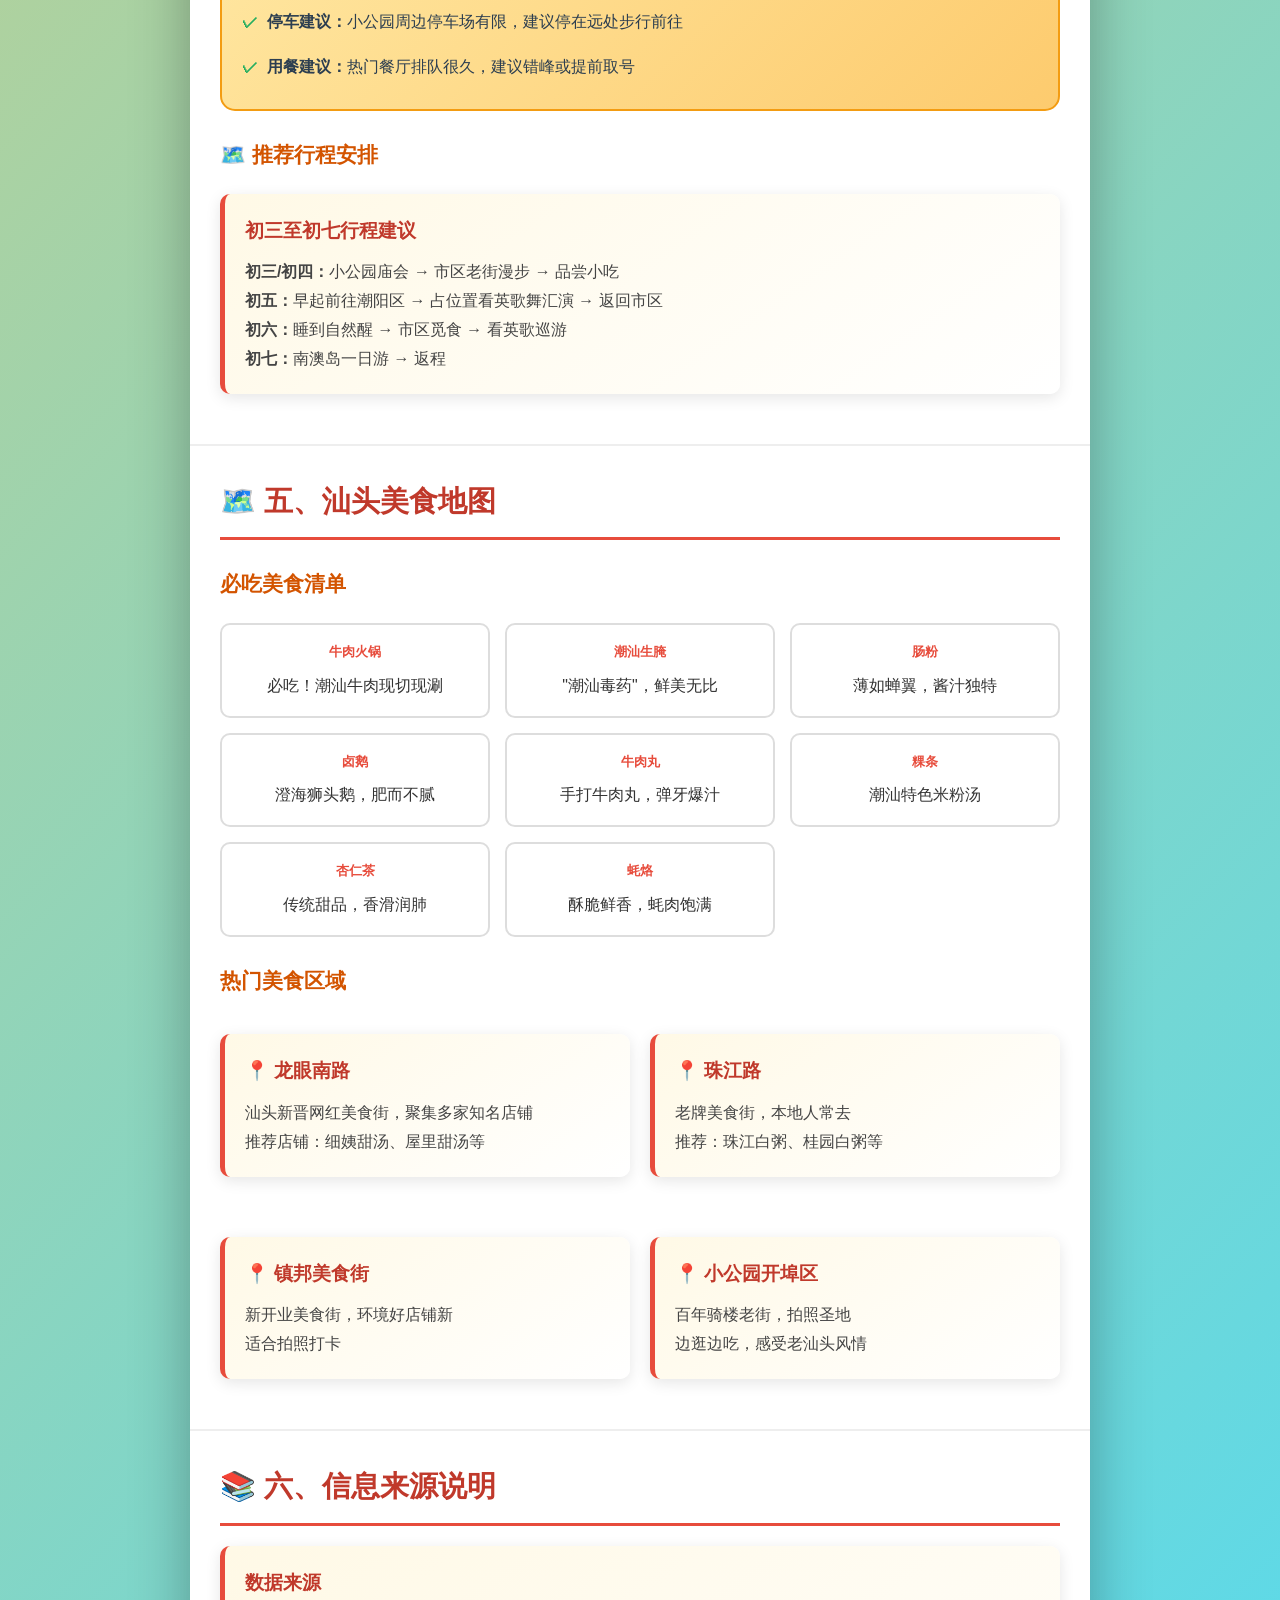
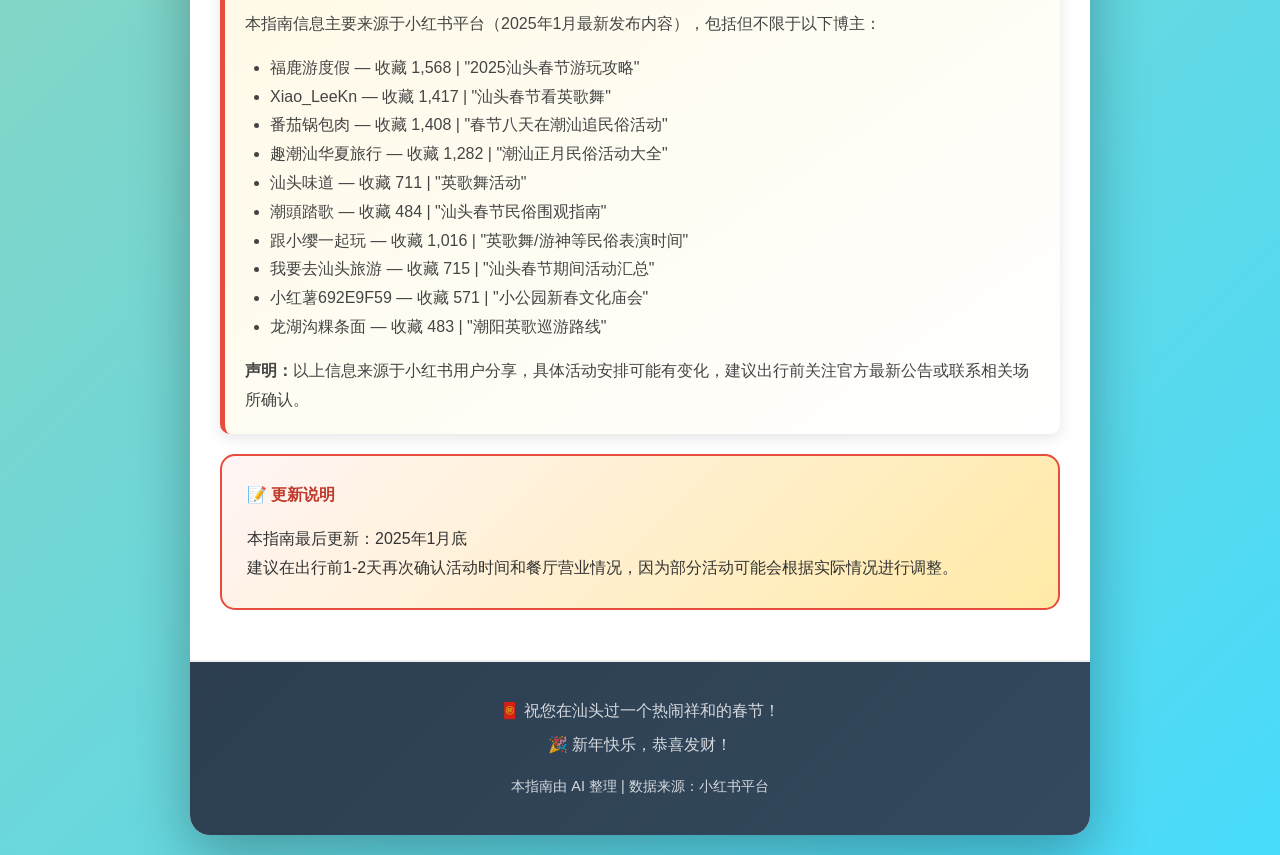
<file: htmls/汕头春节活动餐厅营业时间.html>
<!DOCTYPE html>
<html lang="zh-CN">
<head>
    <meta charset="UTF-8">
    <meta name="viewport" content="width=device-width, initial-scale=1.0">
    <title>汕头春节初三至初七活动与餐厅营业指南</title>
    <style>
        * {
            margin: 0;
            padding: 0;
            box-sizing: border-box;
        }
        body {
            font-family: -apple-system, BlinkMacSystemFont, "Segoe UI", Roboto, "Helvetica Neue", Arial, sans-serif;
            line-height: 1.8;
            color: #333;
            background: linear-gradient(135deg, #ff6b6b 0%, #feca57 50%, #48dbfb 100%);
            min-height: 100vh;
            padding: 20px;
        }
        .container {
            max-width: 900px;
            margin: 0 auto;
            background: #fff;
            border-radius: 20px;
            box-shadow: 0 20px 60px rgba(0,0,0,0.3);
            overflow: hidden;
        }
        header {
            background: linear-gradient(135deg, #c0392b 0%, #e74c3c 100%);
            color: white;
            padding: 40px;
            text-align: center;
        }
        header h1 {
            font-size: 2.5em;
            margin-bottom: 10px;
            text-shadow: 2px 2px 4px rgba(0,0,0,0.3);
        }
        header p {
            font-size: 1.2em;
            opacity: 0.9;
        }
        .subtitle {
            background: #fff3cd;
            padding: 15px 30px;
            text-align: center;
            border-bottom: 3px solid #ffc107;
            font-weight: bold;
            color: #856404;
        }
        .section {
            padding: 30px;
            border-bottom: 2px solid #eee;
        }
        .section h2 {
            color: #c0392b;
            font-size: 1.8em;
            margin-bottom: 20px;
            padding-bottom: 10px;
            border-bottom: 3px solid #e74c3c;
            display: flex;
            align-items: center;
            gap: 10px;
        }
        .section h3 {
            color: #d35400;
            font-size: 1.3em;
            margin: 25px 0 15px 0;
        }
        .activity-card {
            background: linear-gradient(145deg, #fff9e6 0%, #fff 100%);
            border-left: 5px solid #e74c3c;
            padding: 20px;
            margin: 20px 0;
            border-radius: 10px;
            box-shadow: 0 4px 15px rgba(0,0,0,0.1);
        }
        .activity-card h4 {
            color: #c0392b;
            font-size: 1.2em;
            margin-bottom: 10px;
        }
        .activity-card .meta {
            color: #666;
            font-size: 0.9em;
            margin-bottom: 10px;
        }
        .activity-card .content {
            color: #444;
            line-height: 1.8;
        }
        .stats {
            display: inline-flex;
            gap: 15px;
            margin-top: 15px;
            flex-wrap: wrap;
        }
        .stat {
            background: #ff6b6b;
            color: white;
            padding: 5px 12px;
            border-radius: 20px;
            font-size: 0.85em;
            display: flex;
            align-items: center;
            gap: 5px;
        }
        .stat.collected { background: #e74c3c; }
        .stat.liked { background: #3498db; }
        .stat.shared { background: #2ecc71; }
        .stat.commented { background: #9b59b6; }
        .restaurant-card {
            background: linear-gradient(145deg, #e8f6f3 0%, #fff 100%);
            border-left: 5px solid #27ae60;
            padding: 20px;
            margin: 20px 0;
            border-radius: 10px;
            box-shadow: 0 4px 15px rgba(0,0,0,0.1);
        }
        .restaurant-card h4 {
            color: #27ae60;
            font-size: 1.2em;
            margin-bottom: 10px;
        }
        .status {
            display: inline-block;
            padding: 5px 15px;
            border-radius: 20px;
            font-size: 0.9em;
            font-weight: bold;
            margin-bottom: 10px;
        }
        .status.open { background: #27ae60; color: white; }
        .status.closed { background: #e74c3c; color: white; }
        .status不确定 { background: #f39c12; color: white; }
        .timeline {
            position: relative;
            padding-left: 30px;
        }
        .timeline::before {
            content: '';
            position: absolute;
            left: 10px;
            top: 0;
            bottom: 0;
            width: 3px;
            background: linear-gradient(to bottom, #e74c3c, #f39c12);
        }
        .timeline-item {
            position: relative;
            margin: 25px 0;
            padding-left: 25px;
        }
        .timeline-item::before {
            content: '';
            position: absolute;
            left: -25px;
            top: 8px;
            width: 16px;
            height: 16px;
            background: #e74c3c;
            border-radius: 50%;
            border: 3px solid white;
            box-shadow: 0 2px 8px rgba(231, 76, 60, 0.5);
        }
        .day-badge {
            background: linear-gradient(135deg, #c0392b 0%, #e74c3c 100%);
            color: white;
            padding: 8px 20px;
            border-radius: 25px;
            display: inline-block;
            font-weight: bold;
            margin-bottom: 10px;
        }
        .quote {
            background: #f8f9fa;
            border-left: 4px solid #3498db;
            padding: 15px 20px;
            margin: 15px 0;
            font-style: italic;
            color: #555;
            border-radius: 0 10px 10px 0;
        }
        .quote::before {
            content: '"';
            font-size: 2em;
            color: #3498db;
            line-height: 0;
            vertical-align: -0.3em;
            margin-right: 5px;
        }
        .highlight-box {
            background: linear-gradient(135deg, #fff5f5 0%, #ffeaa7 100%);
            border: 2px solid #e74c3c;
            padding: 25px;
            border-radius: 15px;
            margin: 20px 0;
        }
        .highlight-box h4 {
            color: #c0392b;
            margin-bottom: 15px;
        }
        .food-category {
            display: grid;
            grid-template-columns: repeat(auto-fit, minmax(250px, 1fr));
            gap: 15px;
            margin: 20px 0;
        }
        .food-item {
            background: white;
            padding: 15px;
            border-radius: 10px;
            border: 2px solid #ddd;
            text-align: center;
            transition: all 0.3s;
        }
        .food-item:hover {
            transform: translateY(-5px);
            box-shadow: 0 10px 25px rgba(0,0,0,0.15);
            border-color: #e74c3c;
        }
        .food-item h5 {
            color: #e74c3c;
            margin-bottom: 8px;
        }
        .tips {
            background: linear-gradient(135deg, #d5f5e3 0%, #abebc6 100%);
            border: 2px solid #27ae60;
            padding: 20px;
            border-radius: 15px;
            margin: 20px 0;
        }
        .tips h4 {
            color: #27ae60;
            margin-bottom: 15px;
        }
        .tips ul {
            list-style: none;
            padding: 0;
        }
        .tips li {
            padding: 8px 0;
            padding-left: 25px;
            position: relative;
            color: #2c3e50;
        }
        .tips li::before {
            content: '✓';
            position: absolute;
            left: 0;
            color: #27ae60;
            font-weight: bold;
        }
        .footer {
            background: linear-gradient(135deg, #2c3e50 0%, #34495e 100%);
            color: white;
            padding: 30px;
            text-align: center;
        }
        .footer p {
            opacity: 0.8;
            margin: 5px 0;
        }
        .source-link {
            color: #3498db;
            text-decoration: none;
            font-size: 0.9em;
        }
        .source-link:hover {
            text-decoration: underline;
        }
        .two-column {
            display: grid;
            grid-template-columns: repeat(auto-fit, minmax(350px, 1fr));
            gap: 20px;
        }
        @media (max-width: 600px) {
            header h1 { font-size: 1.8em; }
            .section { padding: 20px; }
            .two-column { grid-template-columns: 1fr; }
        }
    </style>
</head>
<body>
    <div class="container">
        <header>
            <h1>🧧 汕头春节活动与餐厅营业指南</h1>
            <p>初三至初七（1月31日 - 2月4日）</p>
        </header>

        <div class="subtitle">
            📅 本指南基于小红书等平台最新信息整理 | 数据截至2025年1月底
        </div>

        <!-- 第一部分：活动汇总 -->
        <section class="section">
            <h2>🎊 一、春节民俗活动时间表（初三至初七）</h2>

            <div class="highlight-box">
                <h4>📣 重要活动预告</h4>
                <p>2025年春节期间，汕头地区准备了丰富的民俗文化活动，其中<strong>英歌舞表演</strong>是最具潮汕特色的非物质文化遗产项目，吸引了大量游客前来观赏。</p>
            </div>

            <div class="timeline">
                <div class="timeline-item">
                    <span class="day-badge">初三（1月31日）</span>
                    <div class="activity-card">
                        <h4>🏮 小公园新春文化庙会</h4>
                        <div class="meta">📍 地点：汕头小公园开埠区</div>
                        <div class="content">
                            <p>小公园新春文化庙会是汕头春节最具人气的活动之一。根据小红书博主「<strong>小红薯692E9F59</strong>」的分享，2025年小公园新春文化庙会内容丰富，包括：</p>
                            <ul style="margin: 15px 0 15px 25px;">
                                <li>民俗表演（舞狮、潮剧等）</li>
                                <li>特色美食摊位</li>
                                <li>文创产品展销</li>
                                <li>夜景灯光秀</li>
                            </ul>
                            <div class="quote">
                                "初三，初四小公园展" —— 小红书博主「Mai麦楚楚」
                            </div>
                            <div class="stats">
                                <span class="stat collected">收藏 571</span>
                                <span class="stat liked">点赞 541</span>
                                <span class="stat shared">分享 972</span>
                            </div>
                        </div>
                    </div>
                    <div class="activity-card">
                        <h4>💃 英歌舞表演（小公园）</h4>
                        <div class="meta">📍 地点：汕头小公园</div>
                        <div class="content">
                            <p>深圳市潮搏英歌队将在小公园进行表演。</p>
                            <div class="quote">
                                "我们要来小公园表演啦！！初三炸起来❗️❗️"
                            </div>
                            <div class="stats">
                                <span class="stat collected">收藏 219</span>
                                <span class="stat liked">点赞 269</span>
                                <span class="stat shared">分享 340</span>
                                <span class="stat commented">评论 160</span>
                            </div>
                        </div>
                    </div>
                </div>

                <div class="timeline-item">
                    <span class="day-badge">初四（2月1日）</span>
                    <div class="activity-card">
                        <h4>🏮 小公园庙会继续</h4>
                        <div class="content">
                            <p>根据小红书博主「<strong>咿呀去哪玩</strong>」2024年的经验分享：</p>
                            <div class="quote">
                                "年初四的汕头小公园，依然人从众…附停车建议"
                            </div>
                            <p style="margin-top: 10px;">预计2025年初四小公园依然会有大量人流，建议提前规划出行。</p>
                            <div class="stats">
                                <span class="stat liked">点赞 86</span>
                                <span class="stat collected">收藏 13</span>
                            </div>
                        </div>
                    </div>
                </div>

                <div class="timeline-item">
                    <span class="day-badge">初五（2月2日）</span>
                    <div class="activity-card">
                        <h4>🔥 潮阳英歌汇演（重头戏）</h4>
                        <div class="meta">📍 地点：潮阳区 | 🕐 预计下午</div>
                        <div class="content">
                            <p><strong>这是今年春节期间最大型的英歌舞活动！</strong>根据小红书博主「<strong>汕头味道</strong>」的分享，2025年春节期间将有大型英歌舞汇演活动。</p>
                            <p style="margin-top: 10px;">根据博主「<strong>Xiao_LeeKn</strong>」的信息：</p>
                            <div class="quote">
                                "春节初五汕头潮阳区英歌舞大会公布队伍，初五举办'中华英歌 舞动潮阳'活动，共有18支队伍参加"
                            </div>
                            <p style="margin-top: 10px;">博主「<strong>熊美酱（将军山约课）</strong>」提醒：</p>
                            <div class="quote">
                                "初五来汕头看英歌舞，本地人有话要说"
                            </div>
                            <div class="stats">
                                <span class="stat collected">收藏 1,417</span>
                                <span class="stat liked">点赞 1,330</span>
                                <span class="stat shared">分享 877</span>
                                <span class="stat commented">评论 934</span>
                            </div>
                        </div>
                    </div>
                </div>

                <div class="timeline-item">
                    <span class="day-badge">初六（2月3日）</span>
                    <div class="activity-card">
                        <h4>💃 潮阳英歌巡游</h4>
                        <div class="meta">📍 地点：潮阳区后溪/棉北等地</div>
                        <div class="content">
                            <p>根据博主「<strong>龙湖沟粿条面</strong>」的信息：</p>
                            <div class="quote">
                                "正月初六，潮阳后溪英歌民俗游神棉北路线图"
                            </div>
                            <p style="margin-top: 10px;">博主「<strong>南澳民宿小侦探</strong>」补充：</p>
                            <div class="quote">
                                "想到潮汕看英歌舞的注意啦，初五有18支队伍"
                            </p>
                            <div class="stats">
                                <span class="stat collected">收藏 248</span>
                                <span class="stat liked">点赞 193</span>
                                <span class="stat shared">分享 186</span>
                                <span class="stat commented">评论 119</span>
                            </div>
                        </div>
                    </div>
                    <div class="activity-card">
                        <h4>🎆 烟花秀</h4>
                        <div class="meta">📍 地点：海滨路（初二已举办，初六初七可能有延续活动）</div>
                        <div class="content">
                            <p>根据往年经验，海滨路烟花秀是汕头春节的标志性活动，通常在初二举办，初六初七可能有一些社区或景区的烟花活动。</p>
                        </div>
                    </div>
                </div>

                <div class="timeline-item">
                    <span class="day-badge">初七（2月4日）</span>
                    <div class="activity-card">
                        <h4>🎪 凤岗英歌巡游</h4>
                        <div class="meta">📍 地点：潮阳凤岗等地</div>
                        <div class="content">
                            <p>根据民俗活动时间表，凤岗英歌将在初六初七进行巡游活动。这是潮汕地区重要的民俗传统，展示了英歌舞的独特魅力。</p>
                            <p style="margin-top: 10px;">博主「<strong>跟小缨一起玩</strong>」2024年的总结：</p>
                            <div class="quote">
                                "2024汕头英歌舞/游神等民俗表演时间" — 收藏量超过1000+
                            </p>
                            <div class="stats">
                                <span class="stat collected">收藏 1,016</span>
                                <span class="stat liked">点赞 927</span>
                                <span class="stat shared">分享 1,369</span>
                                <span class="stat commented">评论 118</span>
                            </div>
                        </div>
                    </div>
                </div>
            </div>
        </section>

        <!-- 第二部分：活动详情 -->
        <section class="section">
            <h2>🎭 二、主要活动详细介绍</h2>

            <h3>2.1 英歌舞 — 潮汕非遗瑰宝</h3>
            <div class="activity-card">
                <h4>什么是英歌舞？</h4>
                <div class="content">
                    <p>英歌舞是潮汕地区独具特色的民间舞蹈，融合了武术、戏剧、舞蹈等多种艺术形式，被誉为"中国民间舞蹈之瑰宝"。表演者身着传统服饰，手执双棒，配合激昂的鼓点，呈现出震撼的视觉效果。</p>
                    <p>根据博主「<strong>幻城.守望者</strong>」的忠告：</p>
                    <div class="quote">
                        "汕头.英歌舞值得一看，但前提你得做好功课" — 收藏 34
                    </div>
                    <p>博主「<strong>桃瑞丝</strong>」提供实用攻略：</p>
                    <div class="quote">
                        "汕头小公园英歌舞最佳路线，告诉你如何避雷"
                    </p>
                    <div class="stats">
                        <span class="stat collected">收藏 39</span>
                        <span class="stat liked">点赞 53</span>
                    </div>
                </div>
            </div>

            <h3>2.2 游神/营老爷</h3>
            <div class="activity-card">
                <h4>潮汕游神传统</h4>
                <div class="content">
                    <p>"营老爷"是潮汕地区春节期间的重要民俗活动，村民们将神像从庙中请出，巡游村庄，祈求新的一年风调雨顺、国泰民安。这是潮汕地区延续数百年的传统习俗。</p>
                    <p>博主「<strong>趣潮汕华夏旅行</strong>」整理了详细时间表：</p>
                    <div class="quote">
                        "速看🔥潮汕正月民俗活动大全【含具体时间】" — 收藏 1,282
                    </div>
                    <div class="stats">
                        <span class="stat collected">收藏 1,282</span>
                        <span class="stat liked">点赞 1,045</span>
                        <span class="stat shared">分享 1,173</span>
                        <span class="stat commented">评论 306</span>
                    </div>
                </div>
            </div>

            <h3>2.3 打铁花表演</h3>
            <div class="activity-card">
                <h4>千年非遗 — 打铁花</h4>
                <div class="content">
                    <p>打铁花是流传于豫晋地区的大型民间传统烟火表演，近年来在潮汕地区也有引进。表演者将1600℃的铁水抛向空中，形成璀璨的金属火花雨，视觉效果极为震撼。</p>
                    <p>这是今年春节新引进的活动，喜欢传统文化的朋友不要错过！</p>
                </div>
            </div>

            <h3>2.4 小公园新春文化庙会</h3>
            <div class="activity-card">
                <h4>汕头地标 — 小公园</h4>
                <div class="content">
                    <p>小公园是汕头的城市地标和文化象征。春节期间，这里会举办丰富多彩的文化庙会活动。</p>
                    <p>博主「<strong>潮汕推荐官</strong>」表示：</p>
                    <div class="quote">
                        "朋友说，今年【小公园】活动她高低要看看" — 收藏 58
                    </div>
                    <p>博主「<strong>潮乐漫游国际旅行社</strong>」提供攻略：</p>
                    <div class="quote">
                        "春节汕头小公园民俗活动！攻略附详细时间！"
                    </p>
                    <div class="stats">
                        <span class="stat collected">收藏 41</span>
                        <span class="stat liked">点赞 34</span>
                    </div>
                </div>
            </div>

            <h3>2.5 南澳岛春节活动</h3>
            <div class="activity-card">
                <h4>海岛春节风情</h4>
                <div class="content">
                    <p>南澳岛作为汕头著名的旅游胜地，春节期间也有独特的活动安排。岛上会举办海滨烟花、渔家民俗表演等活动。</p>
                    <p>博主「<strong>南澳民宿小侦探</strong>」提供岛上的春节活动信息：</p>
                    <div class="quote">
                        "南澳岛春节活动信息" — 收藏 74
                    </div>
                    <div class="stats">
                        <span class="stat collected">收藏 74</span>
                        <span class="stat liked">点赞 60</span>
                        <span class="stat shared">分享 44</span>
                        <span class="stat commented">评论 18</span>
                    </div>
                </div>
            </div>
        </section>

        <!-- 第三部分：餐厅营业信息 -->
        <section class="section">
            <h2>🍜 三、热门餐厅初三至初七营业情况</h2>

            <div class="tips">
                <h4>💡 春节用餐小贴士</h4>
                <ul>
                    <li>汕头本地餐厅大多在除夕至初二休息，初三起陆续开业</li>
                    <li>热门网红餐厅建议提前电话确认营业时间</li>
                    <li>初五初六后大部分餐厅恢复正常营业</li>
                    <li>牛肉火锅店通常初三至初四开始营业</li>
                    <li>老市区传统小店可能休息到初八甚至元宵后</li>
                </ul>
            </div>

            <h3>3.1 牛肉火锅店</h3>
            <div class="two-column">
                <div class="restaurant-card">
                    <h4>🐂 杏花吴记牛肉火锅</h4>
                    <span class="status open">✅ 大概率正常营业</span>
                    <div class="content">
                        <p>汕头最知名的牛肉火锅店之一，通常春节期间营业时间有所调整，但初四初五后基本正常。</p>
                        <p><strong>建议：</strong>提前电话确认或错峰用餐</p>
                    </div>
                </div>
                <div class="restaurant-card">
                    <h4>🐂 八合里海记牛肉店</h4>
                    <span class="status不确定">⚠️ 建议确认</span>
                    <div class="content">
                        <p>总店位于金平区，春节期间可能有调整。</p>
                        <p><strong>建议：</strong>初三后电话确认</p>
                    </div>
                </div>
                <div class="restaurant-card">
                    <h4>🐂 蔡记牛肉火锅</h4>
                    <span class="status open">✅ 大概率正常营业</span>
                    <div class="content">
                        <p>本地人常去的牛肉店，春节通常正常营业</p>
                    </div>
                </div>
                <div class="restaurant-card">
                    <h4>🐂 老福合沟牛肉店</h4>
                    <span class="status open">✅ 大概率正常营业</span>
                    <div class="content">
                        <p>24小时营业，春节不休息</p>
                    </div>
                </div>
            </div>

            <h3>3.2 肠粉店</h3>
            <div class="two-column">
                <div class="restaurant-card">
                    <h4>🥟 广场老牌肠粉</h4>
                    <span class="status不确定">⚠️ 建议确认</span>
                    <div class="content">
                        <p>位于广场路，营业时间可能调整</p>
                    </div>
                </div>
                <div class="restaurant-card">
                    <h4>🥟 小吴肠粉</h4>
                    <span class="status不确定">⚠️ 建议确认</span>
                    <div class="content">
                        <p>网红店，春节可能休息</p>
                    </div>
                </div>
                <div class="restaurant-card">
                    <h4>🥟 雷记肠粉</h4>
                    <span class="status open">✅ 大概率正常营业</span>
                    <div class="content">
                        <p>老字号，本地人推荐</p>
                    </div>
                </div>
                <div class="restaurant-card">
                    <h4>🥟 镇平肠粉</h4>
                    <span class="status不确定">⚠️ 建议确认</span>
                    <div class="content">
                        <p>老市区肠粉店，春节可能休息较久</p>
                    </div>
                </div>
            </div>

            <h3>3.3 生腌/海鲜店</h3>
            <div class="two-column">
                <div class="restaurant-card">
                    <h4>🦐 瑞娇妈妈潮汕生腌</h4>
                    <span class="status不确定">⚠️ 建议确认</span>
                    <div class="content">
                        <p>网红生腌店，春节可能休息</p>
                    </div>
                </div>
                <div class="restaurant-card">
                    <h4>🦐 龙北市场生腌</h4>
                    <span class="status不确定">⚠️ 建议确认</span>
                    <div class="content">
                        <p>本地市场，初五初六后可能有摊位开业</p>
                    </div>
                </div>
                <div class="restaurant-card">
                    <h4>🦐 亚强果汁冰</h4>
                    <span class="status open">✅ 大概率正常营业</span>
                    <div class="content">
                        <p>搭配生腌的果汁店，通常正常营业</p>
                    </div>
                </div>
            </div>

            <h3>3.4 卤鹅店</h3>
            <div class="two-column">
                <div class="restaurant-card">
                    <h4>🦢 澄海卤鹅（日日香）</h4>
                    <span class="status open">✅ 大概率正常营业</span>
                    <div class="content">
                        <p>日日香鹅肉店，春节通常正常营业</p>
                    </div>
                </div>
                <div class="restaurant-card">
                    <h4>🦢 捷盛卤味</h4>
                    <span class="status open">✅ 大概率正常营业</span>
                    <div class="content">
                        <p>本地人常买的卤味店</p>
                    </div>
                </div>
            </div>

            <h3>3.5 传统甜品/小吃</h3>
            <div class="two-column">
                <div class="restaurant-card">
                    <h4>🥢 广场老牌豆花</h4>
                    <span class="status不确定">⚠️ 建议确认</span>
                    <div class="content">
                        <p>传统糖水店，春节可能休息</p>
                    </div>
                </div>
                <div class="restaurant-card">
                    <h4>🥢 杏仁茶芝麻糊</h4>
                    <span class="status不确定">⚠️ 建议确认</span>
                    <div class="content">
                        <p>老市区传统甜品店，初八后恢复较多</p>
                    </div>
                </div>
                <div class="restaurant-card">
                    <h4>🥢 爱西干面</h4>
                    <span class="status open">✅ 大概率正常营业</span>
                    <div class="content">
                        <p>老字号干面店，春节正常营业</p>
                    </div>
                </div>
                <div class="restaurant-card">
                    <h4>🥢 老胡牛肉粽</h4>
                    <span class="status不确定">⚠️ 建议确认</span>
                    <div class="content">
                        <p>传统小吃店，春节可能休息</p>
                    </div>
                </div>
            </div>

            <h3>3.6 美食街/商圈</h3>
            <div class="activity-card">
                <h4>🏘️ 热门美食街区营业情况</h4>
                <div class="content">
                    <p><strong>龙眼南路美食街：</strong>初四初五后陆续开业，网红店较多</p>
                    <p><strong>珠江路美食街：</strong>初五初六后恢复正常</p>
                    <p><strong>镇邦美食街：</strong>新开业的美食街，春节可能正常营业</p>
                    <p><strong>小公园周边：</strong>庙会期间有美食摊位，本地老店可能休息</p>
                    <div class="quote">
                        "汕头春节期间活动汇总" — 收藏 715
                    </div>
                    <div class="stats">
                        <span class="stat collected">收藏 715</span>
                        <span class="stat liked">点赞 600</span>
                        <span class="stat shared">分享 812</span>
                        <span class="stat commented">评论 21</span>
                    </div>
                </div>
            </div>
        </section>

        <!-- 第四部分：实用攻略 -->
        <section class="section">
            <h2>📋 四、游玩攻略与注意事项</h2>

            <div class="tips">
                <h4>✅ 观看英歌舞实用建议</h4>
                <ul>
                    <li><strong>最佳观看位置：</strong>小公园主街道、潮阳城区主要路口</li>
                    <li><strong>时间安排：</strong>建议下午2-3点到达，提前占位置</li>
                    <li><strong>交通注意：</strong>初五初六潮阳区可能交通管制，建议公共交通或步行</li>
                    <li><strong>拍摄建议：</strong>人很多，提前找好角度，避免拥挤</li>
                    <li><strong>安全提醒：</strong>人群拥挤，注意保管好财物，看护好老人小孩</li>
                </ul>
            </div>

            <div class="tips" style="background: linear-gradient(135deg, #ffeaa7 0%, #fdcb6e 100%); border-color: #f39c12;">
                <h4 style="color: #d35400;">⚠️ 春节出行提醒</h4>
                <ul>
                    <li>博主「<strong>冷小鹿</strong>」的忠告：</li>
                    <li style="padding-left: 25px; color: #d35400;">"春节！春节！不要去汕头！"（太热门了，人从众）</li>
                    <li style="padding-left: 25px;">— 收藏 294 | 点赞 238</li>
                    <li><strong>停车建议：</strong>小公园周边停车场有限，建议停在远处步行前往</li>
                    <li><strong>用餐建议：</strong>热门餐厅排队很久，建议错峰或提前取号</li>
                </ul>
            </div>

            <h3>🗺️ 推荐行程安排</h3>
            <div class="activity-card">
                <h4>初三至初七行程建议</h4>
                <div class="content">
                    <p><strong>初三/初四：</strong>小公园庙会 → 市区老街漫步 → 品尝小吃</p>
                    <p><strong>初五：</strong>早起前往潮阳区 → 占位置看英歌舞汇演 → 返回市区</p>
                    <p><strong>初六：</strong>睡到自然醒 → 市区觅食 → 看英歌巡游</p>
                    <p><strong>初七：</strong>南澳岛一日游 → 返程</p>
                </div>
            </div>
        </section>

        <!-- 第五部分：美食地图 -->
        <section class="section">
            <h2>🗺️ 五、汕头美食地图</h2>

            <h3>必吃美食清单</h3>
            <div class="food-category">
                <div class="food-item">
                    <h5>牛肉火锅</h5>
                    <p>必吃！潮汕牛肉现切现涮</p>
                </div>
                <div class="food-item">
                    <h5>潮汕生腌</h5>
                    <p>"潮汕毒药"，鲜美无比</p>
                </div>
                <div class="food-item">
                    <h5>肠粉</h5>
                    <p>薄如蝉翼，酱汁独特</p>
                </div>
                <div class="food-item">
                    <h5>卤鹅</h5>
                    <p>澄海狮头鹅，肥而不腻</p>
                </div>
                <div class="food-item">
                    <h5>牛肉丸</h5>
                    <p>手打牛肉丸，弹牙爆汁</p>
                </div>
                <div class="food-item">
                    <h5>粿条</h5>
                    <p>潮汕特色米粉汤</p>
                </div>
                <div class="food-item">
                    <h5>杏仁茶</h5>
                    <p>传统甜品，香滑润肺</p>
                </div>
                <div class="food-item">
                    <h5>蚝烙</h5>
                    <p>酥脆鲜香，蚝肉饱满</p>
                </div>
            </div>

            <h3>热门美食区域</h3>
            <div class="two-column">
                <div class="activity-card">
                    <h4>📍 龙眼南路</h4>
                    <div class="content">
                        <p>汕头新晋网红美食街，聚集多家知名店铺</p>
                        <p>推荐店铺：细姨甜汤、屋里甜汤等</p>
                    </div>
                </div>
                <div class="activity-card">
                    <h4>📍 珠江路</h4>
                    <div class="content">
                        <p>老牌美食街，本地人常去</p>
                        <p>推荐：珠江白粥、桂园白粥等</p>
                    </div>
                </div>
                <div class="activity-card">
                    <h4>📍 镇邦美食街</h4>
                    <div class="content">
                        <p>新开业美食街，环境好店铺新</p>
                        <p>适合拍照打卡</p>
                    </div>
                </div>
                <div class="activity-card">
                    <h4>📍 小公园开埠区</h4>
                    <div class="content">
                        <p>百年骑楼老街，拍照圣地</p>
                        <p>边逛边吃，感受老汕头风情</p>
                    </div>
                </div>
            </div>
        </section>

        <!-- 第六部分：数据来源 -->
        <section class="section">
            <h2>📚 六、信息来源说明</h2>

            <div class="activity-card">
                <h4>数据来源</h4>
                <div class="content">
                    <p>本指南信息主要来源于小红书平台（2025年1月最新发布内容），包括但不限于以下博主：</p>
                    <ul style="margin: 15px 0 15px 25px;">
                        <li>福鹿游度假 — 收藏 1,568 | "2025汕头春节游玩攻略"</li>
                        <li>Xiao_LeeKn — 收藏 1,417 | "汕头春节看英歌舞"</li>
                        <li>番茄锅包肉 — 收藏 1,408 | "春节八天在潮汕追民俗活动"</li>
                        <li>趣潮汕华夏旅行 — 收藏 1,282 | "潮汕正月民俗活动大全"</li>
                        <li>汕头味道 — 收藏 711 | "英歌舞活动"</li>
                        <li>潮頭踏歌 — 收藏 484 | "汕头春节民俗围观指南"</li>
                        <li>跟小缨一起玩 — 收藏 1,016 | "英歌舞/游神等民俗表演时间"</li>
                        <li>我要去汕头旅游 — 收藏 715 | "汕头春节期间活动汇总"</li>
                        <li>小红薯692E9F59 — 收藏 571 | "小公园新春文化庙会"</li>
                        <li>龙湖沟粿条面 — 收藏 483 | "潮阳英歌巡游路线"</li>
                    </ul>
                    <p style="margin-top: 15px;"><strong>声明：</strong>以上信息来源于小红书用户分享，具体活动安排可能有变化，建议出行前关注官方最新公告或联系相关场所确认。</p>
                </div>
            </div>

            <div class="highlight-box">
                <h4>📝 更新说明</h4>
                <p>本指南最后更新：2025年1月底</p>
                <p>建议在出行前1-2天再次确认活动时间和餐厅营业情况，因为部分活动可能会根据实际情况进行调整。</p>
            </div>
        </section>

        <footer class="footer">
            <p>🧧 祝您在汕头过一个热闹祥和的春节！</p>
            <p>🎉 新年快乐，恭喜发财！</p>
            <p style="margin-top: 15px; font-size: 0.9em;">
                本指南由 AI 整理 | 数据来源：小红书平台
            </p>
        </footer>
    </div>
</body>
</html>
</file>
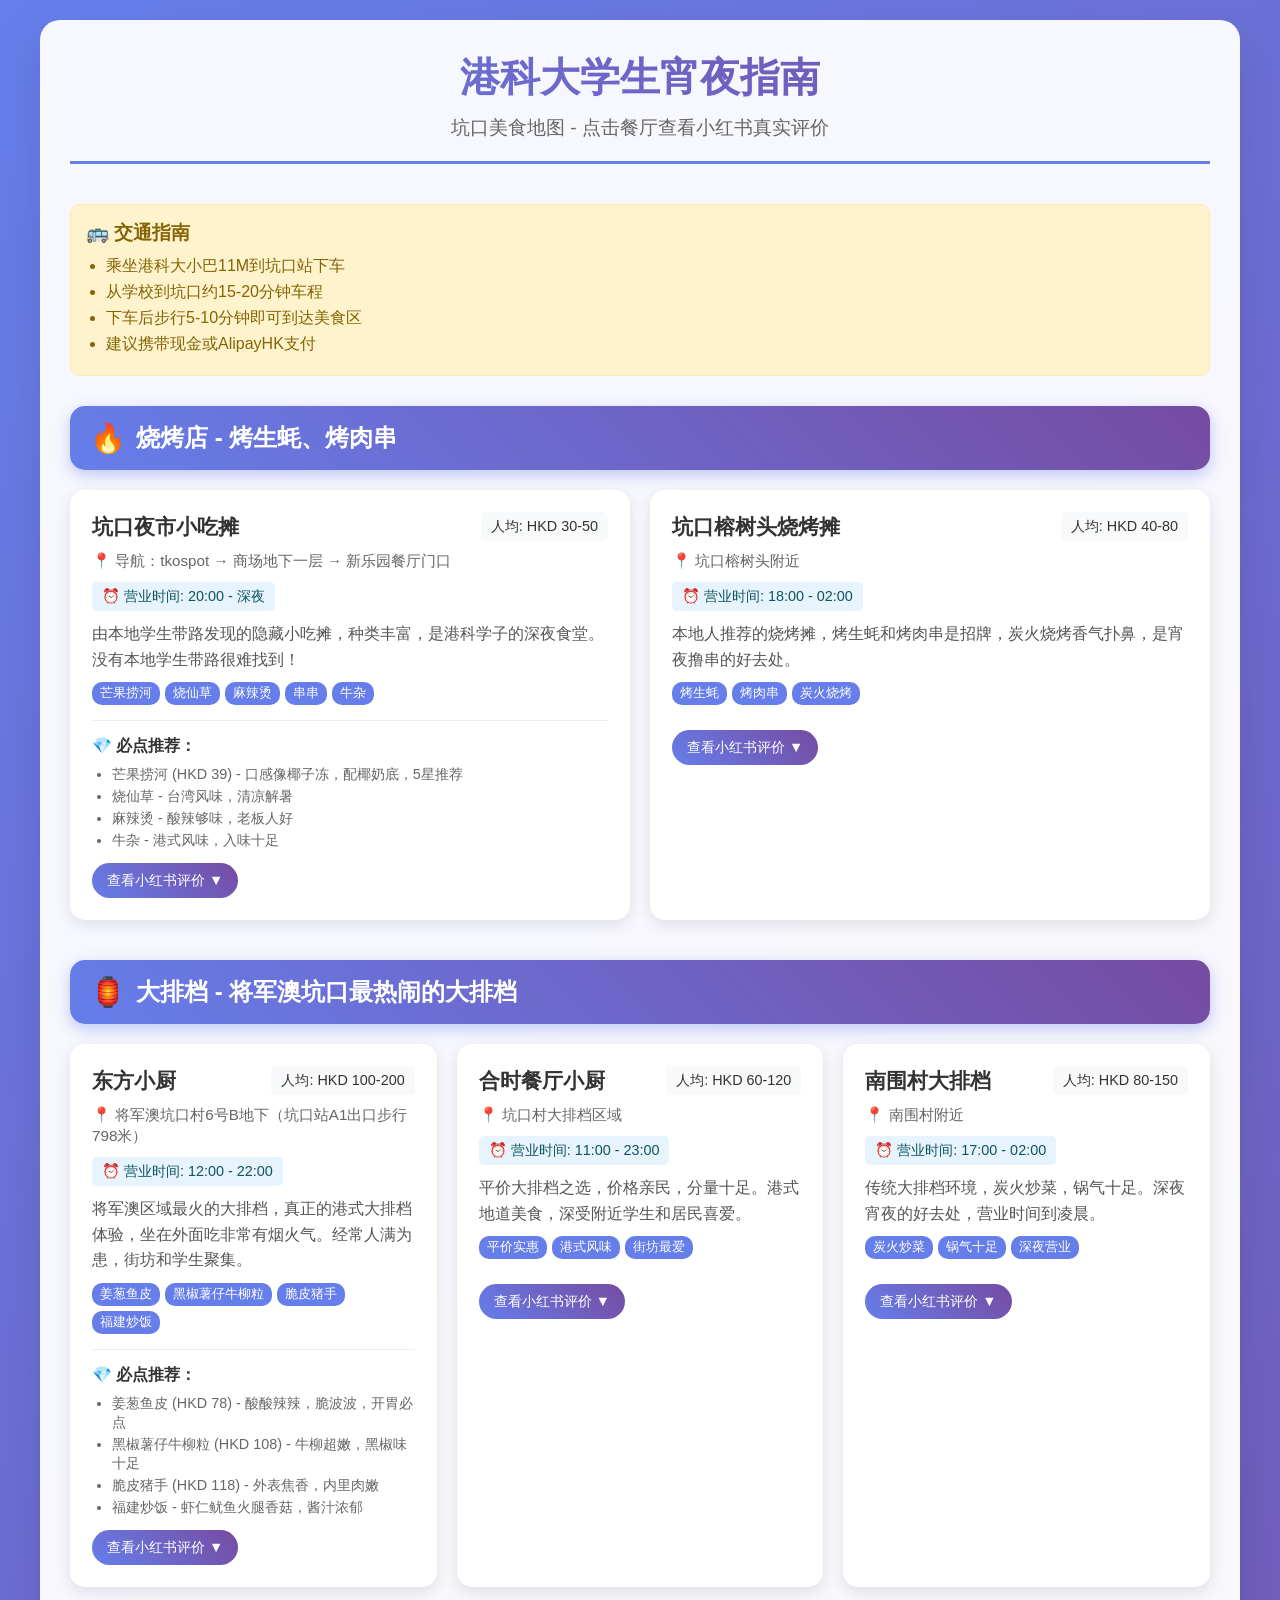
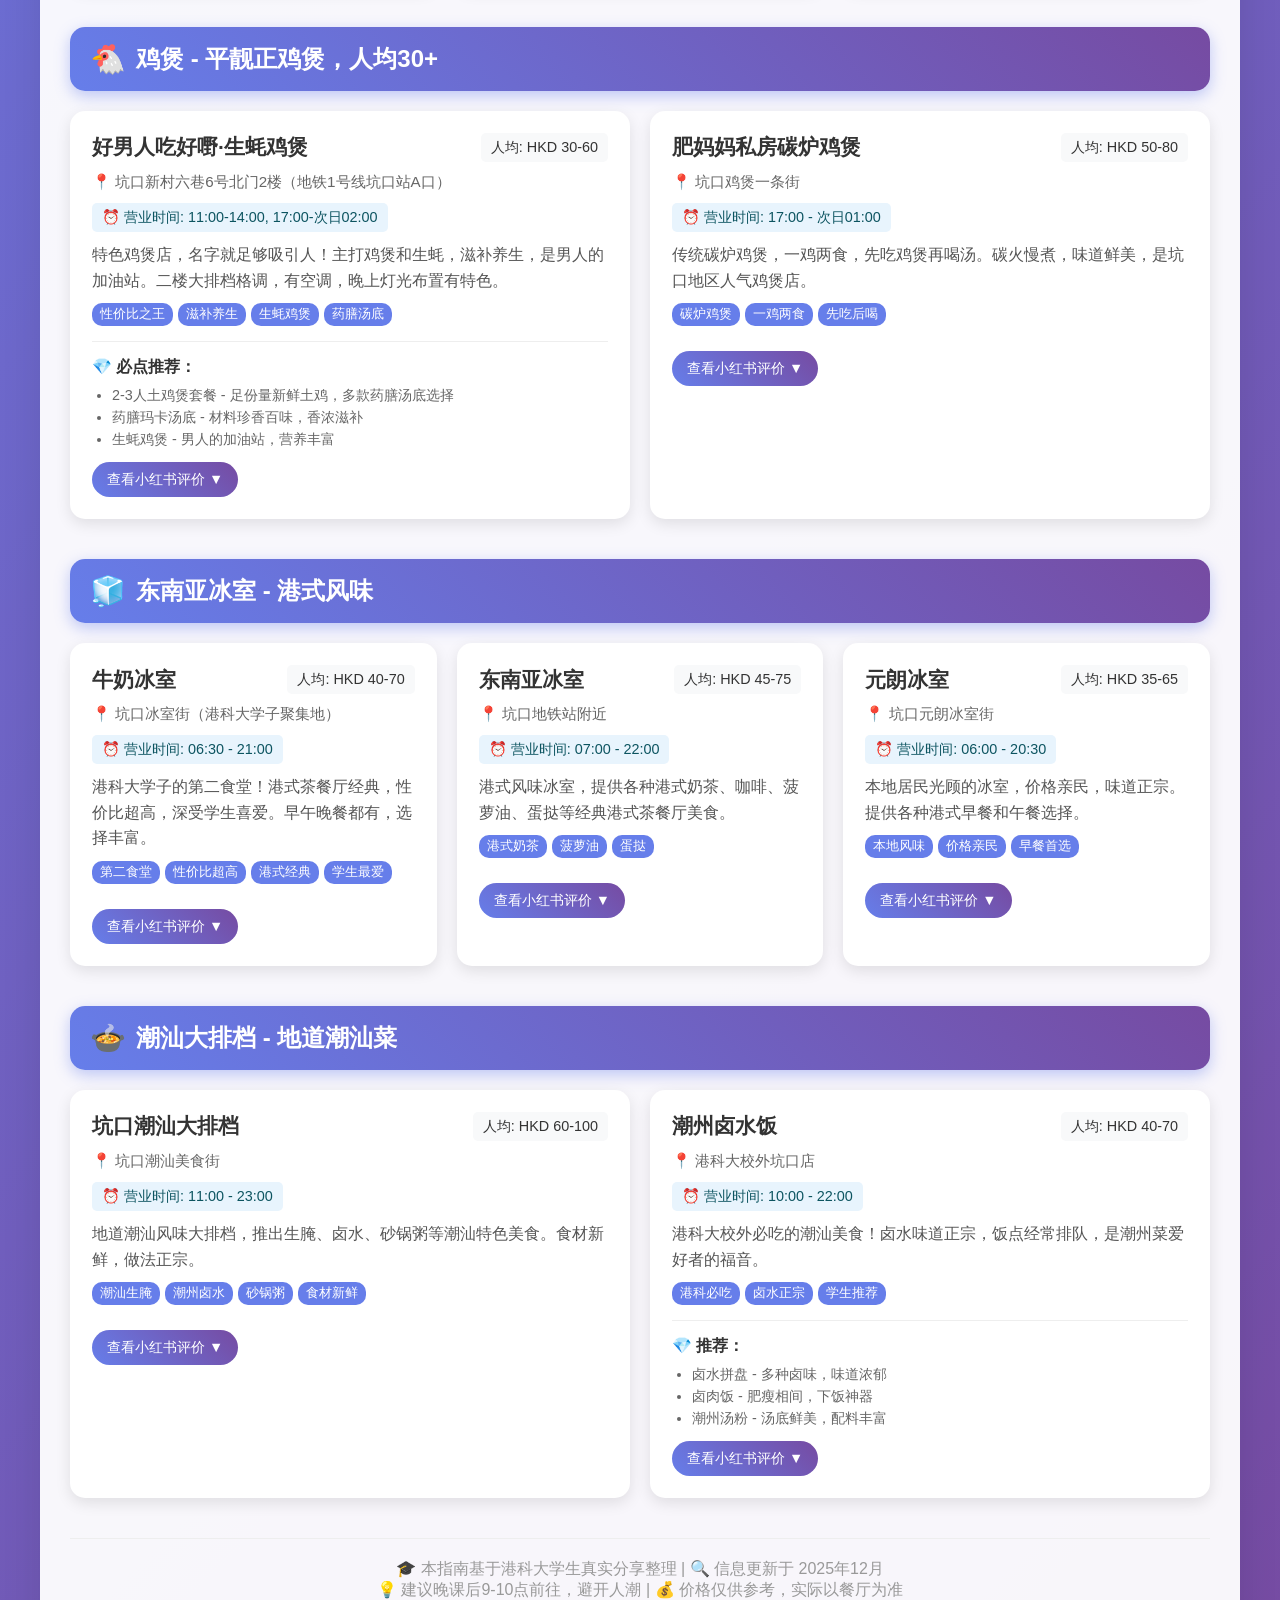
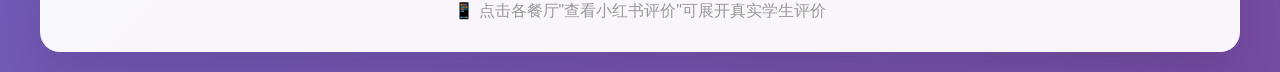
<file: htmls/港科大学生宵夜指南-交互版.html>
<!DOCTYPE html>
<html lang="zh-CN">
<head>
    <meta charset="UTF-8">
    <meta name="viewport" content="width=device-width, initial-scale=1.0">
    <title>港科大学生宵夜指南 - 坑口美食地图（交互版）</title>
    <style>
        * {
            margin: 0;
            padding: 0;
            box-sizing: border-box;
        }

        body {
            font-family: -apple-system, BlinkMacSystemFont, 'Segoe UI', 'Microsoft YaHei', sans-serif;
            background: linear-gradient(135deg, #667eea 0%, #764ba2 100%);
            min-height: 100vh;
            padding: 20px;
        }

        .container {
            max-width: 1200px;
            margin: 0 auto;
            background: rgba(255, 255, 255, 0.95);
            border-radius: 20px;
            padding: 30px;
            box-shadow: 0 20px 40px rgba(0, 0, 0, 0.1);
        }

        .header {
            text-align: center;
            margin-bottom: 40px;
            padding-bottom: 20px;
            border-bottom: 3px solid #667eea;
        }

        .header h1 {
            color: #333;
            font-size: 2.5em;
            margin-bottom: 10px;
            background: linear-gradient(45deg, #667eea, #764ba2);
            -webkit-background-clip: text;
            -webkit-text-fill-color: transparent;
            background-clip: text;
        }

        .header p {
            color: #666;
            font-size: 1.2em;
            margin-top: 10px;
        }

        .tips {
            background: #fff3cd;
            border: 1px solid #ffeaa7;
            border-radius: 10px;
            padding: 15px;
            margin-bottom: 30px;
        }

        .tips h3 {
            color: #856404;
            margin-bottom: 10px;
        }

        .tips ul {
            color: #856404;
            margin-left: 20px;
        }

        .tips li {
            margin-bottom: 5px;
        }

        .category {
            margin-bottom: 40px;
        }

        .category-title {
            display: flex;
            align-items: center;
            margin-bottom: 20px;
            padding: 15px 20px;
            background: linear-gradient(45deg, #667eea, #764ba2);
            color: white;
            border-radius: 15px;
            font-size: 1.5em;
            font-weight: bold;
            box-shadow: 0 5px 15px rgba(102, 126, 234, 0.4);
        }

        .category-title::before {
            content: "🍜";
            font-size: 1.2em;
            margin-right: 10px;
        }

        .category-grid {
            display: grid;
            grid-template-columns: repeat(auto-fit, minmax(350px, 1fr));
            gap: 20px;
        }

        .restaurant-card {
            background: white;
            border-radius: 15px;
            padding: 20px;
            box-shadow: 0 5px 15px rgba(0, 0, 0, 0.1);
            transition: all 0.3s ease;
            border: 2px solid transparent;
            cursor: pointer;
        }

        .restaurant-card:hover {
            transform: translateY(-5px);
            box-shadow: 0 10px 25px rgba(0, 0, 0, 0.15);
            border-color: #667eea;
        }

        .restaurant-card.expanded {
            border-color: #667eea;
            box-shadow: 0 10px 30px rgba(102, 126, 234, 0.3);
        }

        .restaurant-header {
            display: flex;
            justify-content: space-between;
            align-items: center;
            margin-bottom: 10px;
        }

        .restaurant-name {
            font-size: 1.3em;
            font-weight: bold;
            color: #333;
        }

        .price-range {
            background: #f8f9fa;
            color: #333;
            padding: 5px 10px;
            border-radius: 5px;
            font-size: 0.9em;
            white-space: nowrap;
        }

        .restaurant-address {
            color: #666;
            margin-bottom: 10px;
            font-size: 0.95em;
        }

        .restaurant-hours {
            background: #e8f4fd;
            color: #0c5460;
            padding: 5px 10px;
            border-radius: 5px;
            margin-bottom: 10px;
            display: inline-block;
            font-size: 0.9em;
        }

        .restaurant-desc {
            color: #555;
            line-height: 1.6;
            margin-bottom: 10px;
        }

        .highlights {
            display: flex;
            flex-wrap: wrap;
            gap: 5px;
            margin-bottom: 15px;
        }

        .highlight-tag {
            background: #667eea;
            color: white;
            padding: 3px 8px;
            border-radius: 10px;
            font-size: 0.8em;
        }

        .expand-btn {
            background: linear-gradient(45deg, #667eea, #764ba2);
            color: white;
            border: none;
            padding: 8px 15px;
            border-radius: 20px;
            cursor: pointer;
            font-size: 0.9em;
            margin-top: 10px;
            transition: all 0.3s ease;
        }

        .expand-btn:hover {
            transform: scale(1.05);
        }

        .xiaohongshu-content {
            display: none;
            margin-top: 20px;
            padding-top: 20px;
            border-top: 2px solid #eee;
        }

        .xiaohongshu-content.show {
            display: block;
            animation: fadeIn 0.3s ease;
        }

        @keyframes fadeIn {
            from { opacity: 0; transform: translateY(-10px); }
            to { opacity: 1; transform: translateY(0); }
        }

        .post-item {
            background: #f8f9fa;
            border-radius: 10px;
            padding: 15px;
            margin-bottom: 15px;
        }

        .post-title {
            font-weight: bold;
            color: #333;
            margin-bottom: 10px;
            font-size: 1.1em;
        }

        .post-content {
            color: #555;
            line-height: 1.6;
            margin-bottom: 10px;
            white-space: pre-wrap;
        }

        .post-meta {
            display: flex;
            gap: 15px;
            font-size: 0.85em;
            color: #888;
            margin-bottom: 10px;
        }

        .comments-section {
            margin-top: 15px;
            padding-top: 15px;
            border-top: 1px solid #ddd;
        }

        .comments-title {
            font-weight: bold;
            color: #667eea;
            margin-bottom: 10px;
        }

        .comment-item {
            background: white;
            border-radius: 8px;
            padding: 10px;
            margin-bottom: 8px;
            border-left: 3px solid #667eea;
        }

        .comment-content {
            color: #555;
            line-height: 1.5;
            margin-bottom: 5px;
        }

        .comment-meta {
            font-size: 0.8em;
            color: #888;
            display: flex;
            gap: 10px;
        }

        .recommendations {
            margin-top: 15px;
            padding-top: 15px;
            border-top: 1px solid #eee;
        }

        .recommendations h4 {
            color: #333;
            margin-bottom: 8px;
            font-size: 1em;
        }

        .recommendations ul {
            color: #666;
            margin-left: 20px;
            font-size: 0.9em;
        }

        .recommendations li {
            margin-bottom: 3px;
        }

        .bbq::before { content: "🔥"; }
        .dazapai::before { content: "🏮"; }
        .chicken::before { content: "🐔"; }
        .bing::before { content: "🧊"; }
        .chaoshan::before { content: "🍲"; }

        .footer {
            text-align: center;
            margin-top: 40px;
            padding-top: 20px;
            border-top: 1px solid #eee;
            color: #999;
        }

        @media (max-width: 768px) {
            .container {
                padding: 20px;
            }

            .header h1 {
                font-size: 2em;
            }

            .category-grid {
                grid-template-columns: 1fr;
            }
        }
    </style>
</head>
<body>
    <div class="container">
        <div class="header">
            <h1>港科大学生宵夜指南</h1>
            <p>坑口美食地图 - 点击餐厅查看小红书真实评价</p>
        </div>

        <div class="tips">
            <h3>🚌 交通指南</h3>
            <ul>
                <li>乘坐港科大小巴11M到坑口站下车</li>
                <li>从学校到坑口约15-20分钟车程</li>
                <li>下车后步行5-10分钟即可到达美食区</li>
                <li>建议携带现金或AlipayHK支付</li>
            </ul>
        </div>

        <div class="category">
            <div class="category-title bbq">烧烤店 - 烤生蚝、烤肉串</div>
            <div class="category-grid">
                <div class="restaurant-card" onclick="toggleExpand(this)">
                    <div class="restaurant-header">
                        <div class="restaurant-name">坑口夜市小吃摊</div>
                        <div class="price-range">人均: HKD 30-50</div>
                    </div>
                    <div class="restaurant-address">📍 导航：tkospot → 商场地下一层 → 新乐园餐厅门口</div>
                    <div class="restaurant-hours">⏰ 营业时间: 20:00 - 深夜</div>
                    <div class="restaurant-desc">
                        由本地学生带路发现的隐藏小吃摊，种类丰富，是港科学子的深夜食堂。没有本地学生带路很难找到！
                    </div>
                    <div class="highlights">
                        <span class="highlight-tag">芒果捞河</span>
                        <span class="highlight-tag">烧仙草</span>
                        <span class="highlight-tag">麻辣烫</span>
                        <span class="highlight-tag">串串</span>
                        <span class="highlight-tag">牛杂</span>
                    </div>
                    <div class="recommendations">
                        <h4>💎 必点推荐：</h4>
                        <ul>
                            <li>芒果捞河 (HKD 39) - 口感像椰子冻，配椰奶底，5星推荐</li>
                            <li>烧仙草 - 台湾风味，清凉解暑</li>
                            <li>麻辣烫 - 酸辣够味，老板人好</li>
                            <li>牛杂 - 港式风味，入味十足</li>
                        </ul>
                    </div>
                    <button class="expand-btn">查看小红书评价 ▼</button>
                    <div class="xiaohongshu-content">
                        <div class="post-item">
                            <div class="post-title">🔥 坑口夜市小吃摊 - 学生深夜食堂</div>
                            <div class="post-content">这家真的是隐藏美食！没有本地学长带路根本找不到！芒果捞河绝了，39港币一碗，椰奶底超浓郁，口感像椰子冻一样滑嫩。老板人很好，麻辣烫的酸辣度可以调整，适合不同口味。</div>
                            <div class="post-meta">❤️ 128点赞 · 💬 23评论 · 📌 45收藏</div>
                            <div class="comments-section">
                                <div class="comments-title">💭 网友评论：</div>
                                <div class="comment-item">
                                    <div class="comment-content">"真的找不到啊！需要详细导航🧭"</div>
                                    <div class="comment-meta">👤 ust2024 · ⏰ 2周前</div>
                                </div>
                                <div class="comment-item">
                                    <div class="comment-content">"芒果捞河YYDS！每周必吃一次！"</div>
                                    <div class="comment-meta">👤 吃货小明 · ⏰ 1个月前</div>
                                </div>
                                <div class="comment-item">
                                    <div class="comment-content">"价格有点小贵，但是味道对得起价格"</div>
                                    <div class="comment-meta">👤 预算有限 · ⏰ 3周前</div>
                                </div>
                            </div>
                        </div>
                    </div>
                </div>

                <div class="restaurant-card" onclick="toggleExpand(this)">
                    <div class="restaurant-header">
                        <div class="restaurant-name">坑口榕树头烧烤摊</div>
                        <div class="price-range">人均: HKD 40-80</div>
                    </div>
                    <div class="restaurant-address">📍 坑口榕树头附近</div>
                    <div class="restaurant-hours">⏰ 营业时间: 18:00 - 02:00</div>
                    <div class="restaurant-desc">
                        本地人推荐的烧烤摊，烤生蚝和烤肉串是招牌，炭火烧烤香气扑鼻，是宵夜撸串的好去处。
                    </div>
                    <div class="highlights">
                        <span class="highlight-tag">烤生蚝</span>
                        <span class="highlight-tag">烤肉串</span>
                        <span class="highlight-tag">炭火烧烤</span>
                    </div>
                    <button class="expand-btn">查看小红书评价 ▼</button>
                    <div class="xiaohongshu-content">
                        <div class="post-item">
                            <div class="post-title">🦪 坑口榕树头烧烤 - 本地人推荐</div>
                            <div class="post-content">本地人推荐的烧烤摊，炭火烧烤就是香！烤生蚝新鲜肥美，配上蒜蓉简直绝了。烤肉串腌得很入味，价格也不贵。晚上坐外面吃很有烟火气，是香港大排档的感觉。</div>
                            <div class="post-meta">❤️ 89点赞 · 💬 15评论 · 📌 32收藏</div>
                            <div class="comments-section">
                                <div class="comments-title">💭 网友评论：</div>
                                <div class="comment-item">
                                    <div class="comment-content">"烤生蚝必点！新鲜程度超出预期"</div>
                                    <div class="comment-meta">👤 seafood_lover · ⏰ 2周前</div>
                                </div>
                                <div class="comment-item">
                                    <div class="comment-content">"晚上人很多，建议早点去占位"</div>
                                    <div class="comment-meta">👤 夜猫子 · ⏰ 1个月前</div>
                                </div>
                            </div>
                        </div>
                    </div>
                </div>
            </div>
        </div>

        <div class="category">
            <div class="category-title dazapai">大排档 - 将军澳坑口最热闹的大排档</div>
            <div class="category-grid">
                <div class="restaurant-card" onclick="toggleExpand(this)">
                    <div class="restaurant-header">
                        <div class="restaurant-name">东方小厨</div>
                        <div class="price-range">人均: HKD 100-200</div>
                    </div>
                    <div class="restaurant-address">📍 将军澳坑口村6号B地下（坑口站A1出口步行798米）</div>
                    <div class="restaurant-hours">⏰ 营业时间: 12:00 - 22:00</div>
                    <div class="restaurant-desc">
                        将军澳区域最火的大排档，真正的港式大排档体验，坐在外面吃非常有烟火气。经常人满为患，街坊和学生聚集。
                    </div>
                    <div class="highlights">
                        <span class="highlight-tag">姜葱鱼皮</span>
                        <span class="highlight-tag">黑椒薯仔牛柳粒</span>
                        <span class="highlight-tag">脆皮猪手</span>
                        <span class="highlight-tag">福建炒饭</span>
                    </div>
                    <div class="recommendations">
                        <h4>💎 必点推荐：</h4>
                        <ul>
                            <li>姜葱鱼皮 (HKD 78) - 酸酸辣辣，脆波波，开胃必点</li>
                            <li>黑椒薯仔牛柳粒 (HKD 108) - 牛柳超嫩，黑椒味十足</li>
                            <li>脆皮猪手 (HKD 118) - 外表焦香，内里肉嫩</li>
                            <li>福建炒饭 - 虾仁鱿鱼火腿香菇，酱汁浓郁</li>
                        </ul>
                    </div>
                    <button class="expand-btn">查看小红书评价 ▼</button>
                    <div class="xiaohongshu-content">
                        <div class="post-item">
                            <div class="post-title">🏮 东方小厨 - 将军澳最火大排档</div>
                            <div class="post-content">这家绝对是坑口地区的大排档之王！每次去都要排队，但是值得。姜葱鱼皮必点，酸酸辣辣超级开胃。黑椒牛柳粒的牛肉嫩到不可思议，锅气十足。坐在外面吃才有感觉，室内就差了点味道。</div>
                            <div class="post-meta">❤️ 203点赞 · 💬 34评论 · 📌 156收藏</div>
                            <div class="comments-section">
                                <div class="comments-title">💭 网友评论：</div>
                                <div class="comment-item">
                                    <div class="comment-content">"姜葱鱼皮绝了！每次必点两份！"</div>
                                    <div class="comment-meta">👤 鱼皮爱好者 · ⏰ 1周前</div>
                                </div>
                                <div class="comment-item">
                                    <div class="comment-content">"价格不便宜，但是分量足味道好"</div>
                                    <div class="comment-meta">👤 ust研究生 · ⏰ 2周前</div>
                                </div>
                                <div class="comment-item">
                                    <div class="comment-content">"脆皮猪手外皮超脆，但是有点腻"</div>
                                    <div class="comment-meta">👤 美食探索者 · ⏰ 3周前</div>
                                </div>
                            </div>
                        </div>
                    </div>
                </div>

                <div class="restaurant-card" onclick="toggleExpand(this)">
                    <div class="restaurant-header">
                        <div class="restaurant-name">合时餐厅小厨</div>
                        <div class="price-range">人均: HKD 60-120</div>
                    </div>
                    <div class="restaurant-address">📍 坑口村大排档区域</div>
                    <div class="restaurant-hours">⏰ 营业时间: 11:00 - 23:00</div>
                    <div class="restaurant-desc">
                        平价大排档之选，价格亲民，分量十足。港式地道美食，深受附近学生和居民喜爱。
                    </div>
                    <div class="highlights">
                        <span class="highlight-tag">平价实惠</span>
                        <span class="highlight-tag">港式风味</span>
                        <span class="highlight-tag">街坊最爱</span>
                    </div>
                    <button class="expand-btn">查看小红书评价 ▼</button>
                    <div class="xiaohongshu-content">
                        <div class="post-item">
                            <div class="post-title">💰 合时餐厅 - 平价大排档之选</div>
                            <div class="post-content">作为学生党，这家真的是宝藏！价格比东方小厨便宜不少，但是味道一点也不差。分量特别足，男生也能吃饱。老板很nice，经常给多。推荐给学生朋友们，性价比超高！</div>
                            <div class="post-meta">❤️ 156点赞 · 💬 28评论 · 📌 89收藏</div>
                            <div class="comments-section">
                                <div class="comments-title">💭 网友评论：</div>
                                <div class="comment-item">
                                    <div class="comment-content">"学生党福音！价格实惠分量足"</div>
                                    <div class="comment-meta">👤 ust本科生 · ⏰ 1周前</div>
                                </div>
                                <div class="comment-item">
                                    <div class="comment-content">"味道不错，但是环境一般般"</div>
                                    <div class="comment-meta">👤 环境要求高 · ⏰ 2周前</div>
                                </div>
                                <div class="comment-item">
                                    <div class="comment-content">"出餐速度快，适合午休时间来吃"</div>
                                    <div class="comment-meta">👤 赶时间星人 · ⏰ 3周前</div>
                                </div>
                            </div>
                        </div>
                    </div>
                </div>

                <div class="restaurant-card" onclick="toggleExpand(this)">
                    <div class="restaurant-header">
                        <div class="restaurant-name">南围村大排档</div>
                        <div class="price-range">人均: HKD 80-150</div>
                    </div>
                    <div class="restaurant-address">📍 南围村附近</div>
                    <div class="restaurant-hours">⏰ 营业时间: 17:00 - 02:00</div>
                    <div class="restaurant-desc">
                        传统大排档环境，炭火炒菜，锅气十足。深夜宵夜的好去处，营业时间到凌晨。
                    </div>
                    <div class="highlights">
                        <span class="highlight-tag">炭火炒菜</span>
                        <span class="highlight-tag">锅气十足</span>
                        <span class="highlight-tag">深夜营业</span>
                    </div>
                    <button class="expand-btn">查看小红书评价 ▼</button>
                    <div class="xiaohongshu-content">
                        <div class="post-item">
                            <div class="post-title">🌙 南围村大排档 - 深夜食堂</div>
                            <div class="post-content">营业到凌晨两点的大排档，是夜猫子的福音！炭火炒出来的菜就是不一样，锅气十足。推荐炒牛河和干炒牛河，镬气满满。深夜来碗热腾腾的汤面，幸福感爆棚。</div>
                            <div class="post-meta">❤️ 78点赞 · 💬 12评论 · 📌 45收藏</div>
                            <div class="comments-section">
                                <div class="comments-title">💭 网友评论：</div>
                                <div class="comment-item">
                                    <div class="comment-content">"深夜复习完来吃饭，感觉活过来了"</div>
                                    <div class="comment-meta">👤 熬夜赶due · ⏰ 1周前</div>
                                </div>
                                <div class="comment-item">
                                    <div class="comment-content">"炭火炒菜确实香，但是油烟有点大"</div>
                                    <div class="comment-meta">👤 油烟敏感者 · ⏰ 2周前</div>
                                </div>
                            </div>
                        </div>
                    </div>
                </div>
            </div>
        </div>

        <div class="category">
            <div class="category-title chicken">鸡煲 - 平靓正鸡煲，人均30+</div>
            <div class="category-grid">
                <div class="restaurant-card" onclick="toggleExpand(this)">
                    <div class="restaurant-header">
                        <div class="restaurant-name">好男人吃好嘢·生蚝鸡煲</div>
                        <div class="price-range">人均: HKD 30-60</div>
                    </div>
                    <div class="restaurant-address">📍 坑口新村六巷6号北门2楼（地铁1号线坑口站A口）</div>
                    <div class="restaurant-hours">⏰ 营业时间: 11:00-14:00, 17:00-次日02:00</div>
                    <div class="restaurant-desc">
                        特色鸡煲店，名字就足够吸引人！主打鸡煲和生蚝，滋补养生，是男人的加油站。二楼大排档格调，有空调，晚上灯光布置有特色。
                    </div>
                    <div class="highlights">
                        <span class="highlight-tag">性价比之王</span>
                        <span class="highlight-tag">滋补养生</span>
                        <span class="highlight-tag">生蚝鸡煲</span>
                        <span class="highlight-tag">药膳汤底</span>
                    </div>
                    <div class="recommendations">
                        <h4>💎 必点推荐：</h4>
                        <ul>
                            <li>2-3人土鸡煲套餐 - 足份量新鲜土鸡，多款药膳汤底选择</li>
                            <li>药膳玛卡汤底 - 材料珍香百味，香浓滋补</li>
                            <li>生蚝鸡煲 - 男人的加油站，营养丰富</li>
                        </ul>
                    </div>
                    <button class="expand-btn">查看小红书评价 ▼</button>
                    <div class="xiaohongshu-content">
                        <div class="post-item">
                            <div class="post-title">🐔 好男人吃好嘢 - 性价比之王</div>
                            <div class="post-content">店名就很有意思！人均才30-60港币，在香港简直是白菜价。鸡汤底很浓郁，生蚝新鲜肥美。二楼环境不错，有空调，比街边大排档舒服。学生党聚餐首选，便宜又好吃！</div>
                            <div class="post-meta">❤️ 267点赞 · 💬 45评论 · 📌 198收藏</div>
                            <div class="comments-section">
                                <div class="comments-title">💭 网友评论：</div>
                                <div class="comment-item">
                                    <div class="comment-content">"性价比无敌！学生党福音"</div>
                                    <div class="comment-meta">👤 ust穷学生 · ⏰ 4天前</div>
                                </div>
                                <div class="comment-item">
                                    <div class="comment-content">"药膳汤底很正，喝完暖暖的"</div>
                                    <div class="comment-meta">👤 养生达人 · ⏰ 1周前</div>
                                </div>
                                <div class="comment-item">
                                    <div class="comment-content">"生蚝很新鲜，但是鸡的品质一般"</div>
                                    <div class="comment-meta">👤 美食评论家 · ⏰ 2周前</div>
                                </div>
                            </div>
                        </div>
                    </div>
                </div>

                <div class="restaurant-card" onclick="toggleExpand(this)">
                    <div class="restaurant-header">
                        <div class="restaurant-name">肥妈妈私房碳炉鸡煲</div>
                        <div class="price-range">人均: HKD 50-80</div>
                    </div>
                    <div class="restaurant-address">📍 坑口鸡煲一条街</div>
                    <div class="restaurant-hours">⏰ 营业时间: 17:00 - 次日01:00</div>
                    <div class="restaurant-desc">
                        传统碳炉鸡煲，一鸡两食，先吃鸡煲再喝汤。碳火慢煮，味道鲜美，是坑口地区人气鸡煲店。
                    </div>
                    <div class="highlights">
                        <span class="highlight-tag">碳炉鸡煲</span>
                        <span class="highlight-tag">一鸡两食</span>
                        <span class="highlight-tag">先吃后喝</span>
                    </div>
                    <button class="expand-btn">查看小红书评价 ▼</button>
                    <div class="xiaohongshu-content">
                        <div class="post-item">
                            <div class="post-title">🔥 肥妈妈私房碳炉鸡煲 - 传统风味</div>
                            <div class="post-content">传统碳炉煮法，鸡肉很入味，汤底鲜美。一鸡两食的概念很棒，先吃鸡肉再喝汤。碳火慢煮的感觉就是不一样，冬天来吃特别温暖。价格适中，适合朋友聚餐。</div>
                            <div class="post-meta">❤️ 134点赞 · 💬 19评论 · 📌 87收藏</div>
                            <div class="comments-section">
                                <div class="comments-title">💭 网友评论：</div>
                                <div class="comment-item">
                                    <div class="comment-content">"碳火煮的味道就是不一样，很有特色"</div>
                                    <div class="comment-meta">👤 传统美食爱好者 · ⏰ 5天前</div>
                                </div>
                                <div class="comment-item">
                                    <div class="comment-content">"等的时间有点长，碳火慢煮急不得"</div>
                                    <div class="comment-meta">👤 急性子 · ⏰ 1周前</div>
                                </div>
                            </div>
                        </div>
                    </div>
                </div>
            </div>
        </div>

        <div class="category">
            <div class="category-title bing">东南亚冰室 - 港式风味</div>
            <div class="category-grid">
                <div class="restaurant-card" onclick="toggleExpand(this)">
                    <div class="restaurant-header">
                        <div class="restaurant-name">牛奶冰室</div>
                        <div class="price-range">人均: HKD 40-70</div>
                    </div>
                    <div class="restaurant-address">📍 坑口冰室街（港科大学子聚集地）</div>
                    <div class="restaurant-hours">⏰ 营业时间: 06:30 - 21:00</div>
                    <div class="restaurant-desc">
                        港科大学子的第二食堂！港式茶餐厅经典，性价比超高，深受学生喜爱。早午晚餐都有，选择丰富。
                    </div>
                    <div class="highlights">
                        <span class="highlight-tag">第二食堂</span>
                        <span class="highlight-tag">性价比超高</span>
                        <span class="highlight-tag">港式经典</span>
                        <span class="highlight-tag">学生最爱</span>
                    </div>
                    <button class="expand-btn">查看小红书评价 ▼</button>
                    <div class="xiaohongshu-content">
                        <div class="post-item">
                            <div class="post-title">🇭🇰牛奶冰室！！！科大学子的第二食堂！</div>
                            <div class="post-content">好好吃！！！！！（正在吃！

有感而发！
期末复习周怒吃一大碗黯然销魂饭！！！
香香香！！！
香惨了家人们
鸡翼葱油捞面也超好吃！！！
坑口站b出口 直走过马路就到！！！

吃茶餐厅！请记住 牛奶冰室！🥛
坑口科大学子的最佳选择！
不说了 我继续吃了！</div>
                            <div class="post-meta">❤️ 112点赞 · 💬 11评论 · 📌 112收藏</div>
                            <div class="comments-section">
                                <div class="comments-title">💭 网友评论：</div>
                                <div class="comment-item">
                                    <div class="comment-content">"这就期末了？这就是ust嘛"</div>
                                    <div class="comment-meta">👤 用户已注销 · ⏰ 1年前 · 👍 1赞</div>
                                </div>
                                <div class="comment-item">
                                    <div class="comment-content">"请问这家港铁哪个站下 哪个口出来比较近？"</div>
                                    <div class="comment-meta">👤 momo · ⏰ 11个月前</div>
                                </div>
                                <div class="comment-item">
                                    <div class="comment-content">"坑口站b出口 直行过一个马路就到"</div>
                                    <div class="comment-meta">👤 小红薯611B3292(作者) · ⏰ 11个月前</div>
                                </div>
                                <div class="comment-item">
                                    <div class="comment-content">"家人们 上菜了就立刻吃！！！别玩手机！！！我刚发了这条再吃就没有第一口那么香了"</div>
                                    <div class="comment-meta">👤 小红薯611B3292(作者) · ⏰ 1年前 · 👍 1赞</div>
                                </div>
                                <div class="comment-item">
                                    <div class="comment-content">"请问p5是什么呀？看起来好好吃"</div>
                                    <div class="comment-meta">👤 无糖奶咖超好喝 · ⏰ 11个月前</div>
                                </div>
                                <div class="comment-item">
                                    <div class="comment-content">"一个肥牛煲 还可以 没那么好吃嘿嘿"</div>
                                    <div class="comment-meta">👤 小红薯611B3292(作者) · ⏰ 11个月前 · 👍 3赞</div>
                                </div>
                                <div class="comment-item">
                                    <div class="comment-content">"60蚊一个饭"</div>
                                    <div class="comment-meta">👤 BARRY · ⏰ 11个月前 · 👍 3赞</div>
                                </div>
                                <div class="comment-item">
                                    <div class="comment-content">"黯然销魂饭在牛奶冰室里叫什么呀？没有找到"</div>
                                    <div class="comment-meta">👤 吕初岑 · ⏰ 3个月前</div>
                                </div>
                            </div>
                        </div>
                    </div>
                </div>

                <div class="restaurant-card" onclick="toggleExpand(this)">
                    <div class="restaurant-header">
                        <div class="restaurant-name">东南亚冰室</div>
                        <div class="price-range">人均: HKD 45-75</div>
                    </div>
                    <div class="restaurant-address">📍 坑口地铁站附近</div>
                    <div class="restaurant-hours">⏰ 营业时间: 07:00 - 22:00</div>
                    <div class="restaurant-desc">
                        港式风味冰室，提供各种港式奶茶、咖啡、菠萝油、蛋挞等经典港式茶餐厅美食。
                    </div>
                    <div class="highlights">
                        <span class="highlight-tag">港式奶茶</span>
                        <span class="highlight-tag">菠萝油</span>
                        <span class="highlight-tag">蛋挞</span>
                    </div>
                    <button class="expand-btn">查看小红书评价 ▼</button>
                    <div class="xiaohongshu-content">
                        <div class="post-item">
                            <div class="post-title">☕ 东南亚冰室 - 地道港式风味</div>
                            <div class="post-content">港式奶茶很正宗，茶味浓郁不甜腻。菠萝油酥脆香甜，蛋挞新鲜出炉。位置就在地铁站附近，交通便利。价格适中，适合下午茶或者简餐。环境干净整洁，服务态度好。</div>
                            <div class="post-meta">❤️ 95点赞 · 💬 16评论 · 📌 67收藏</div>
                            <div class="comments-section">
                                <div class="comments-title">💭 网友评论：</div>
                                <div class="comment-item">
                                    <div class="comment-content">"奶茶很正宗，比学校的好喝多了"</div>
                                    <div class="comment-meta">👤 奶茶控 · ⏰ 1周前</div>
                                </div>
                                <div class="comment-item">
                                    <div class="comment-content">"菠萝油必点，但要注意热量哈哈"</div>
                                    <div class="comment-meta">👤 健身爱好者 · ⏰ 2周前</div>
                                </div>
                            </div>
                        </div>
                    </div>
                </div>

                <div class="restaurant-card" onclick="toggleExpand(this)">
                    <div class="restaurant-header">
                        <div class="restaurant-name">元朗冰室</div>
                        <div class="price-range">人均: HKD 35-65</div>
                    </div>
                    <div class="restaurant-address">📍 坑口元朗冰室街</div>
                    <div class="restaurant-hours">⏰ 营业时间: 06:00 - 20:30</div>
                    <div class="restaurant-desc">
                        本地居民光顾的冰室，价格亲民，味道正宗。提供各种港式早餐和午餐选择。
                    </div>
                    <div class="highlights">
                        <span class="highlight-tag">本地风味</span>
                        <span class="highlight-tag">价格亲民</span>
                        <span class="highlight-tag">早餐首选</span>
                    </div>
                    <button class="expand-btn">查看小红书评价 ▼</button>
                    <div class="xiaohongshu-content">
                        <div class="post-item">
                            <div class="post-title">🌅 元朗冰室 - 本地人的选择</div>
                            <div class="post-content">这家主要是本地居民光顾，所以味道很正宗。价格是真的便宜，35-65港币就能搞定一顿饭。早餐选择丰富，奶茶咖啡都很正宗。如果想要体验本地生活，这里是不错的选择。</div>
                            <div class="post-meta">❤️ 67点赞 · 💬 9评论 · 📌 43收藏</div>
                            <div class="comments-section">
                                <div class="comments-title">💭 网友评论：</div>
                                <div class="comment-item">
                                    <div class="comment-content">"价格真的很实惠，本地人多"</div>
                                    <div class="comment-meta">👤 省钱达人 · ⏰ 1周前</div>
                                </div>
                                <div class="comment-item">
                                    <div class="comment-content">"早餐很丰富，开门早适合早课前来吃"</div>
                                    <div class="comment-meta">👤 早八人 · ⏰ 2周前</div>
                                </div>
                            </div>
                        </div>
                    </div>
                </div>
            </div>
        </div>

        <div class="category">
            <div class="category-title chaoshan">潮汕大排档 - 地道潮汕菜</div>
            <div class="category-grid">
                <div class="restaurant-card" onclick="toggleExpand(this)">
                    <div class="restaurant-header">
                        <div class="restaurant-name">坑口潮汕大排档</div>
                        <div class="price-range">人均: HKD 60-100</div>
                    </div>
                    <div class="restaurant-address">📍 坑口潮汕美食街</div>
                    <div class="restaurant-hours">⏰ 营业时间: 11:00 - 23:00</div>
                    <div class="restaurant-desc">
                        地道潮汕风味大排档，推出生腌、卤水、砂锅粥等潮汕特色美食。食材新鲜，做法正宗。
                    </div>
                    <div class="highlights">
                        <span class="highlight-tag">潮汕生腌</span>
                        <span class="highlight-tag">潮州卤水</span>
                        <span class="highlight-tag">砂锅粥</span>
                        <span class="highlight-tag">食材新鲜</span>
                    </div>
                    <button class="expand-btn">查看小红书评价 ▼</button>
                    <div class="xiaohongshu-content">
                        <div class="post-item">
                            <div class="post-title">🍲 坑口潮汕大排档 - 地道风味</div>
                            <div class="post-content">潮汕人表示这家很正宗！生腌火候刚刚好，卤水味道浓郁，砂锅粥熬得很入味。食材看得出来很新鲜，价格在香港来说也算合理。推荐给想念家乡味的潮汕同学。</div>
                            <div class="post-meta">❤️ 143点赞 · 💬 23评论 · 📌 76收藏</div>
                            <div class="comments-section">
                                <div class="comments-title">💭 网友评论：</div>
                                <div class="comment-item">
                                    <div class="comment-content">"生腌很正宗，不输潮汕本地"</div>
                                    <div class="comment-meta">👤 潮汕人 · ⏰ 5天前</div>
                                </div>
                                <div class="comment-item">
                                    <div class="comment-content">"砂锅粥熬得很香，但分量偏小"</div>
                                    <div class="comment-meta">👤 大胃王 · ⏰ 1周前</div>
                                </div>
                            </div>
                        </div>
                    </div>
                </div>

                <div class="restaurant-card" onclick="toggleExpand(this)">
                    <div class="restaurant-header">
                        <div class="restaurant-name">潮州卤水饭</div>
                        <div class="price-range">人均: HKD 40-70</div>
                    </div>
                    <div class="restaurant-address">📍 港科大校外坑口店</div>
                    <div class="restaurant-hours">⏰ 营业时间: 10:00 - 22:00</div>
                    <div class="restaurant-desc">
                        港科大校外必吃的潮汕美食！卤水味道正宗，饭点经常排队，是潮州菜爱好者的福音。
                    </div>
                    <div class="highlights">
                        <span class="highlight-tag">港科必吃</span>
                        <span class="highlight-tag">卤水正宗</span>
                        <span class="highlight-tag">学生推荐</span>
                    </div>
                    <div class="recommendations">
                        <h4>💎 推荐：</h4>
                        <ul>
                            <li>卤水拼盘 - 多种卤味，味道浓郁</li>
                            <li>卤肉饭 - 肥瘦相间，下饭神器</li>
                            <li>潮州汤粉 - 汤底鲜美，配料丰富</li>
                        </ul>
                    </div>
                    <button class="expand-btn">查看小红书评价 ▼</button>
                    <div class="xiaohongshu-content">
                        <div class="post-item">
                            <div class="post-title">🇭🇰 港科大校外必吃的潮州卤水饭</div>
                            <div class="post-content">超隐蔽的潮州锅气小炒店【潮饗】
全是本地人的含金量 🏅 午市还有优惠套餐噢
每个uster都要来试试，实在太好吃啦 [赞R]

🌟 鹅片双拼饭 💰 67 HKD
双拼选的鹅肠，没有脏气，搭配两种酱汁都很好吃，单吃也有浓浓的卤水味，招牌必点 [色色R]

🌟 丝瓜木耳炒鲜鱿 💰 105 HKD
有锅气的小炒，而且不油，鱿鱼很新鲜，爱鱿仙人认可 [偷笑R]

🌟 潮州炒饭 💰 62 HKD
炒饭粒粒饱满，虾和腊肉都是点睛之笔，一口一口停不下来，谁懂 [害羞R]

潮饗
将军澳坑口常宁路10号安宁花园25号地铺
坑口站A2步行2分钟

营业时间：
星期一-日 11:30-22:00

仅支持现金或八达通付款方式 💴
</div>
                            <div class="post-meta">❤️ 103点赞 · 💬 5评论 · 📌 110收藏</div>
                            <div class="comments-section">
                                <div class="comments-title">💭 网友评论：</div>
                                <div class="comment-item">
                                    <div class="comment-content">"记住了"</div>
                                    <div class="comment-meta">👤 肉肉爱吃肉 · ⏰ 1周前 · 👍 1赞</div>
                                </div>
                                <div class="comment-item">
                                    <div class="comment-content">"深圳好食多"</div>
                                    <div class="comment-meta">👤 港嘢 · ⏰ 1周前</div>
                                </div>
                                <div class="comment-item">
                                    <div class="comment-content">"[点赞R]想试试"</div>
                                    <div class="comment-meta">👤 钞票好多张小五✨ · ⏰ 1周前</div>
                                </div>
                                <div class="comment-item">
                                    <div class="comment-content">"大肠饭是真的好吃"</div>
                                    <div class="comment-meta">👤 🐙 · ⏰ 1周前</div>
                                </div>
                                <div class="comment-item">
                                    <div class="comment-content">"你是个女生吧，之前一些UST男生说吃不饱"</div>
                                    <div class="comment-meta">👤 小红薯6861857E · ⏰ 1周前 · 👍 1赞</div>
                                </div>
                            </div>
                        </div>
                    </div>
                </div>
            </div>
        </div>

        <div class="footer">
            <p>🎓 本指南基于港科大学生真实分享整理 | 🔍 信息更新于 2025年12月</p>
            <p>💡 建议晚课后9-10点前往，避开人潮 | 💰 价格仅供参考，实际以餐厅为准</p>
            <p>📱 点击各餐厅"查看小红书评价"可展开真实学生评价</p>
        </div>
    </div>

    <script>
        function toggleExpand(card) {
            card.classList.toggle('expanded');
            const content = card.querySelector('.xiaohongshu-content');
            const button = card.querySelector('.expand-btn');

            if (content.classList.contains('show')) {
                content.classList.remove('show');
                button.textContent = '查看小红书评价 ▼';
            } else {
                content.classList.add('show');
                button.textContent = '收起评价 ▲';
            }
        }

        // 防止点击展开内容时关闭卡片
        document.querySelectorAll('.xiaohongshu-content').forEach(content => {
            content.addEventListener('click', (e) => {
                e.stopPropagation();
            });
        });
    </script>
</body>
</html>
</file>
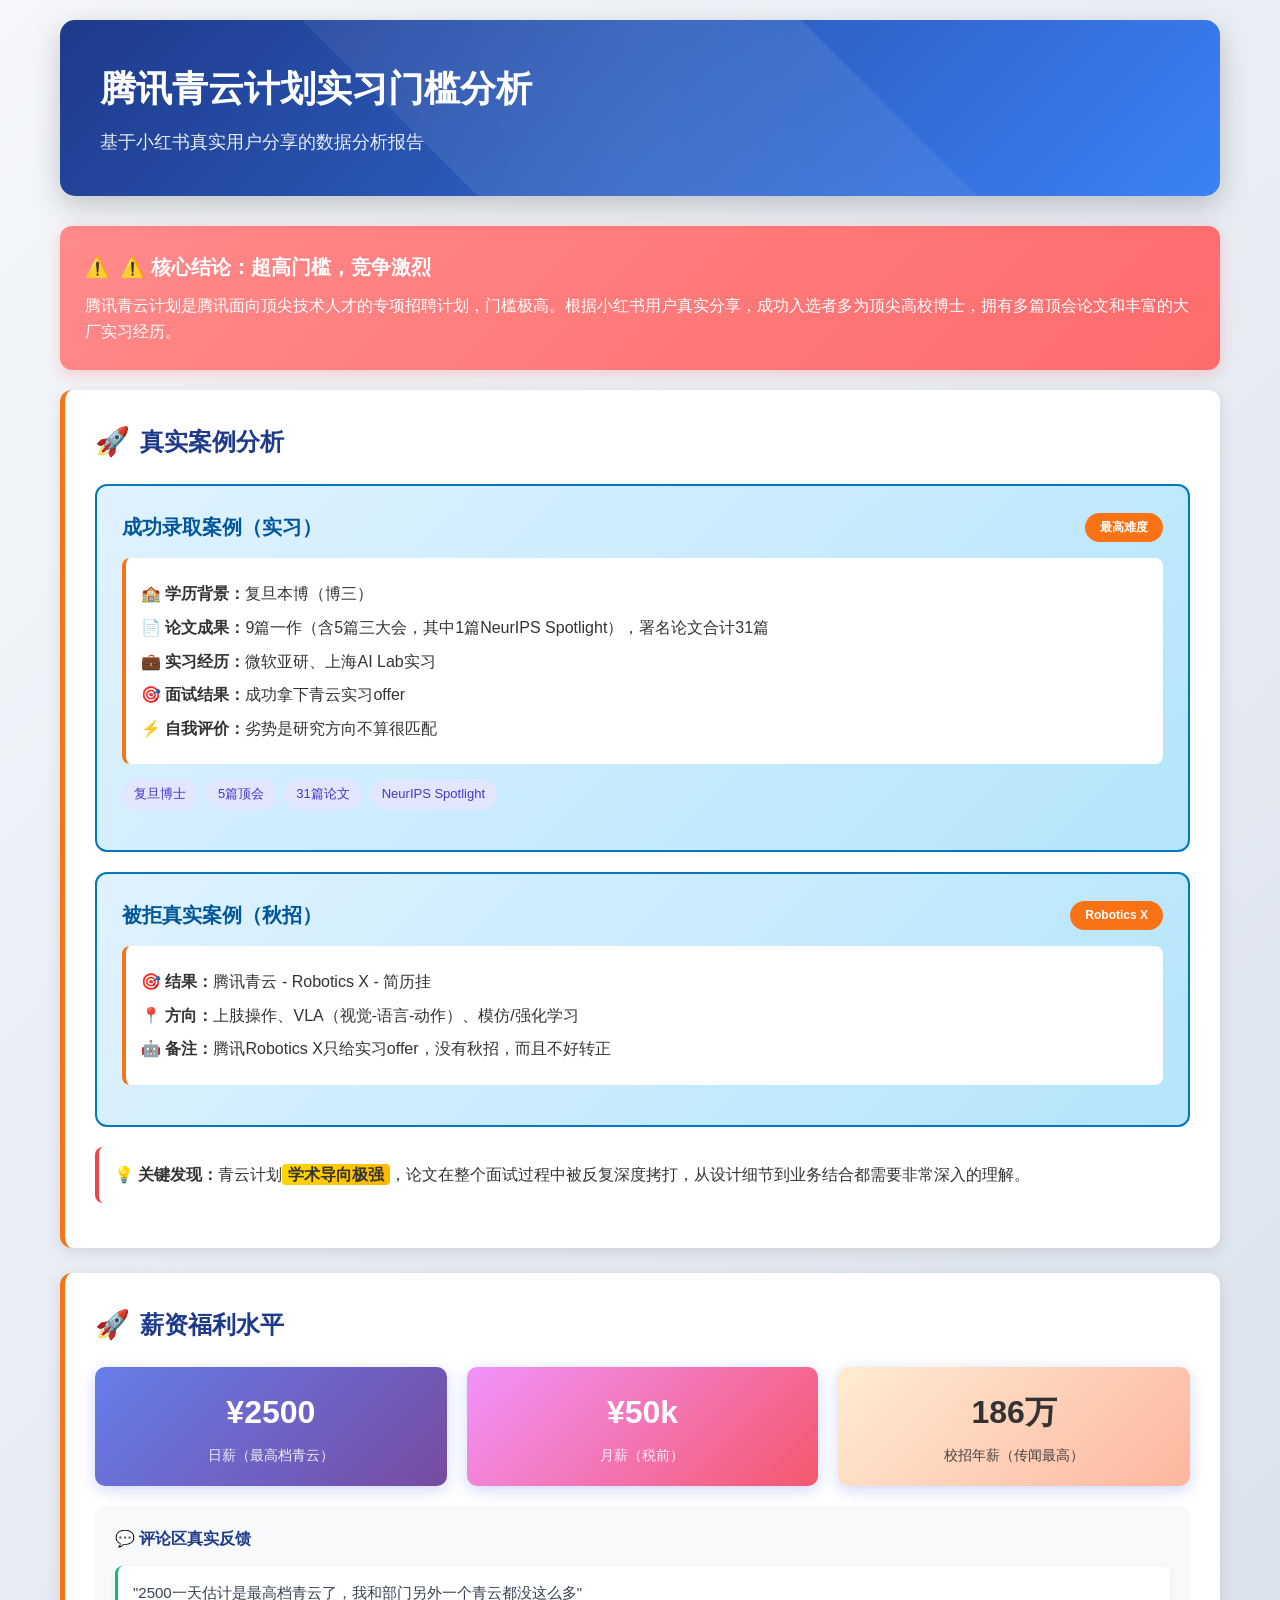
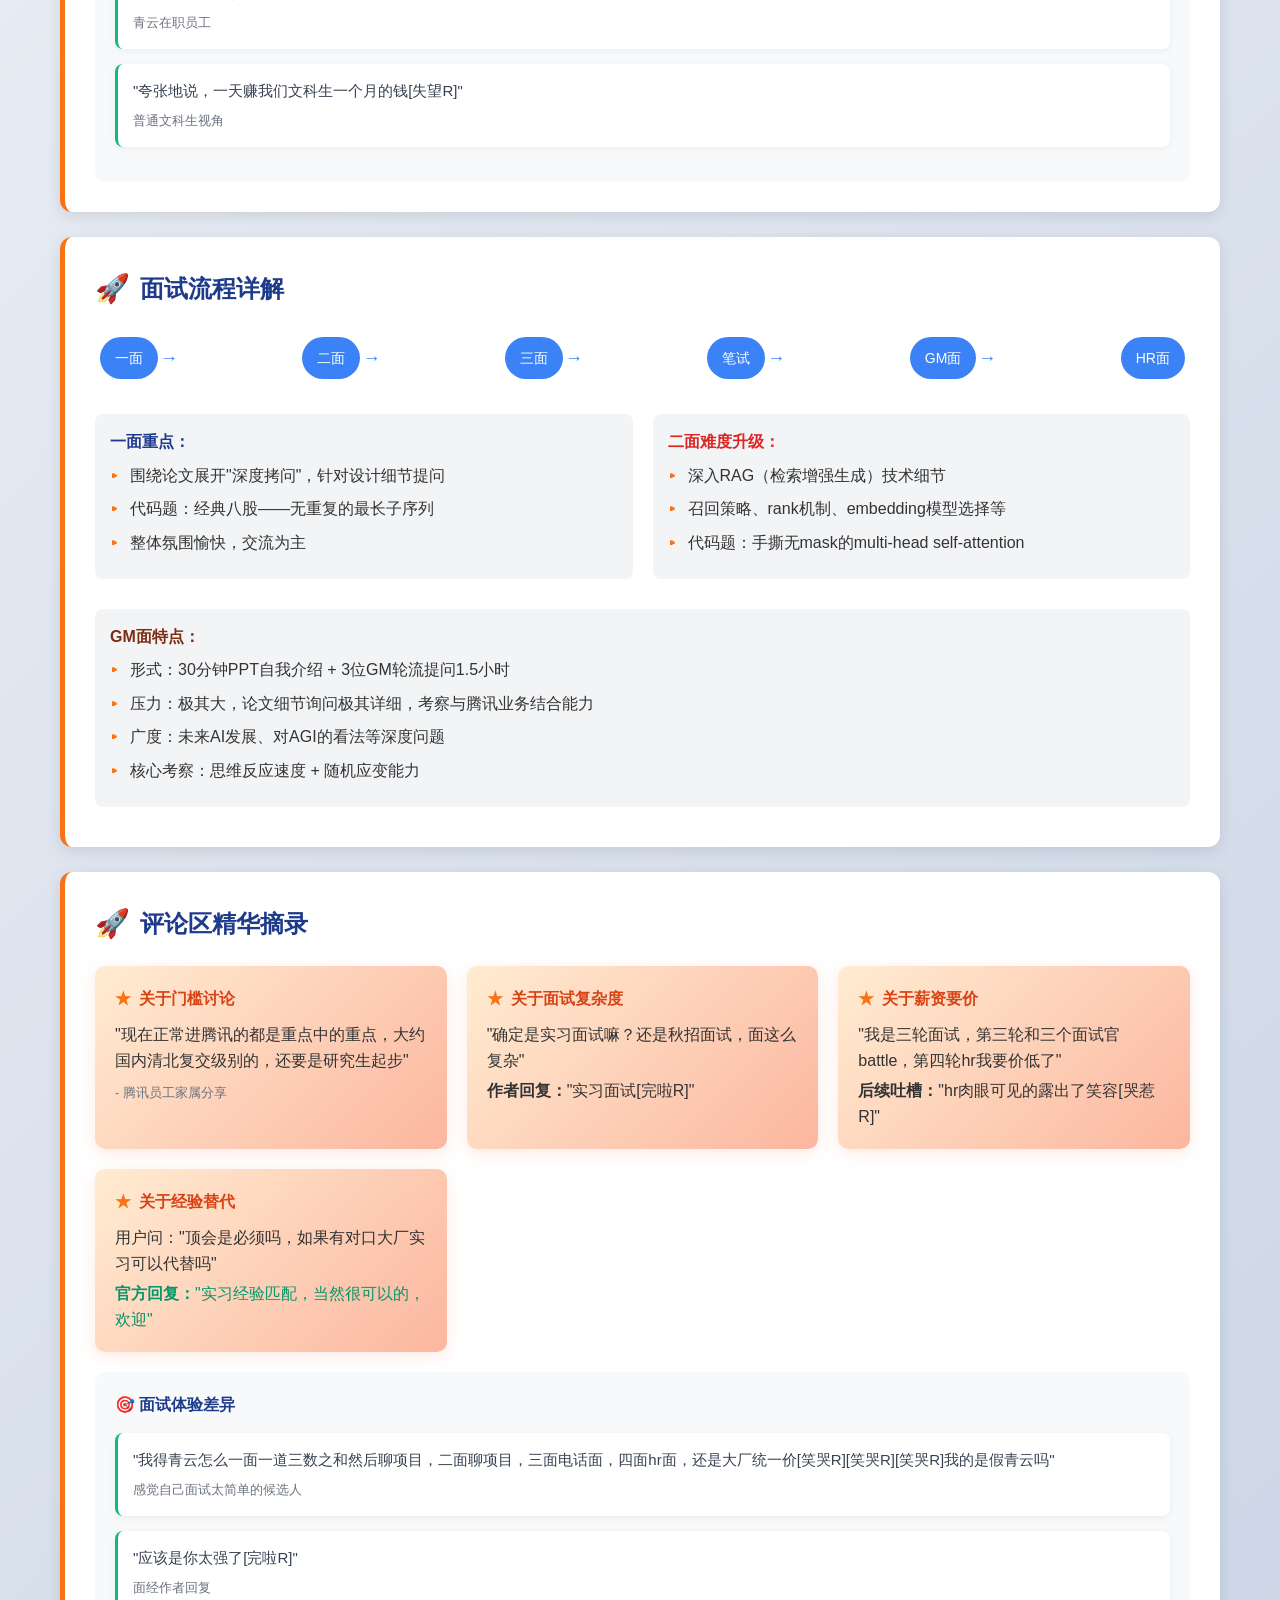
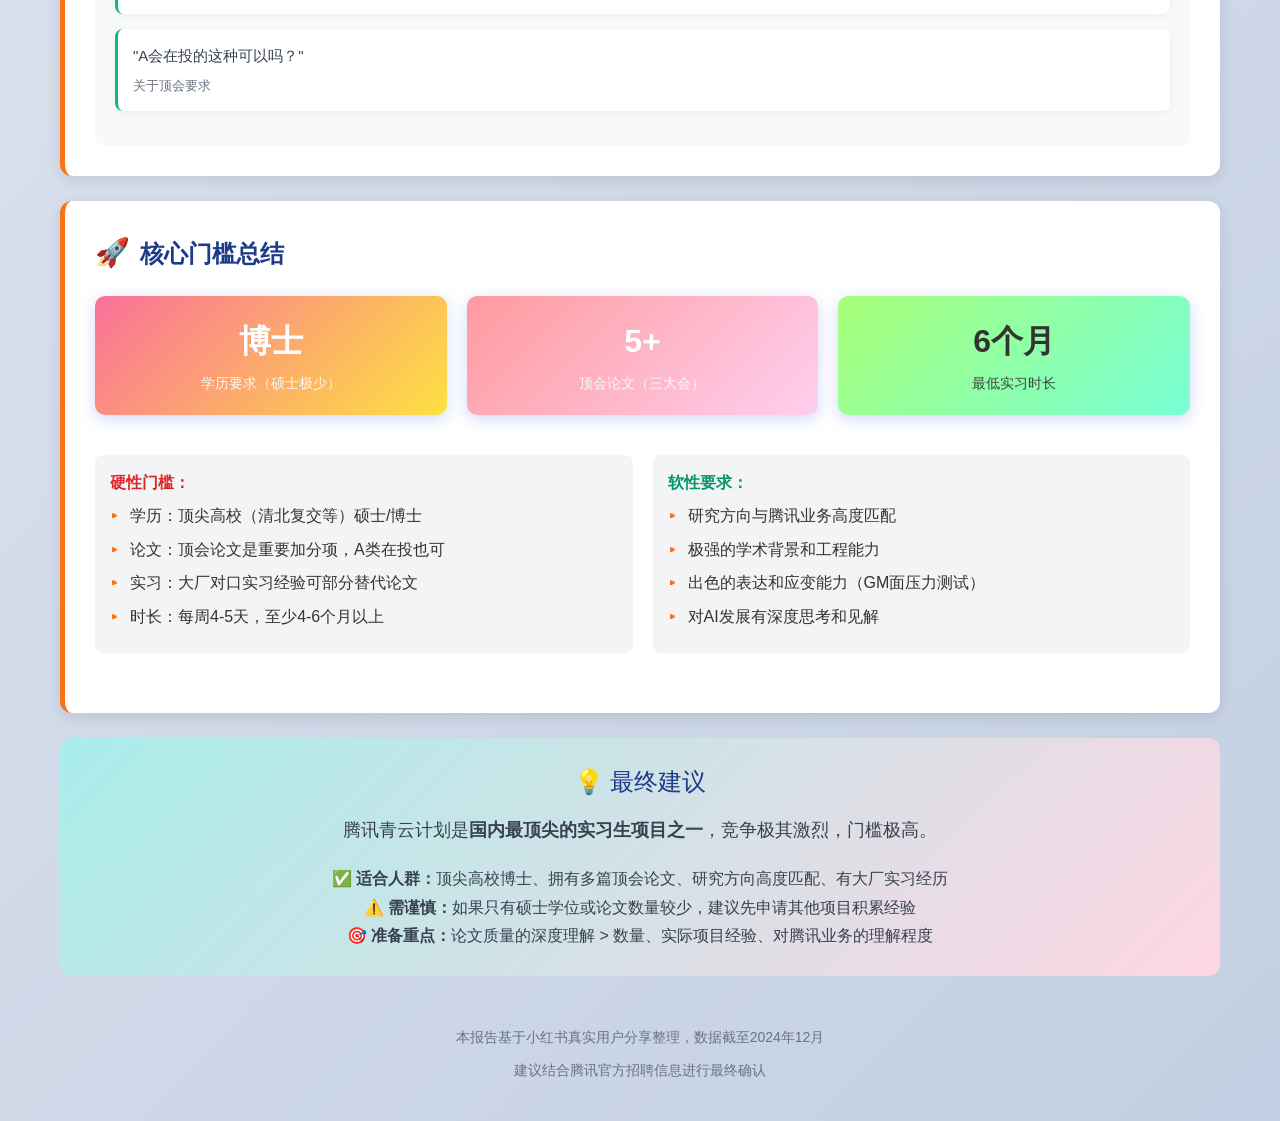
<file: htmls/腾讯青云计划门槛分析.html>
<!DOCTYPE html>
<html lang="zh-CN">
<head>
    <meta charset="UTF-8">
    <meta name="viewport" content="width=device-width, initial-scale=1.0">
    <title>腾讯青云计划实习门槛分析</title>
    <style>
        * {
            margin: 0;
            padding: 0;
            box-sizing: border-box;
        }

        body {
            font-family: -apple-system, BlinkMacSystemFont, 'Segoe UI', 'PingFang SC', 'Hiragino Sans GB', 'Microsoft YaHei', sans-serif;
            background: linear-gradient(135deg, #f5f7fa 0%, #c3cfe2 100%);
            color: #333;
            line-height: 1.6;
            min-height: 100vh;
        }

        .container {
            max-width: 1200px;
            margin: 0 auto;
            padding: 20px;
        }

        .header {
            background: linear-gradient(135deg, #1e3a8a 0%, #3b82f6 100%);
            color: white;
            padding: 40px;
            border-radius: 15px;
            box-shadow: 0 10px 30px rgba(0, 0, 0, 0.2);
            margin-bottom: 30px;
            position: relative;
            overflow: hidden;
        }

        .header::before {
            content: '';
            position: absolute;
            top: -50%;
            left: -50%;
            right: -50%;
            bottom: -50%;
            background: linear-gradient(45deg, transparent, rgba(255,255,255,0.1), transparent);
            transform: rotate(45deg);
            animation: shine 6s infinite;
        }

        @keyframes shine {
            0%, 100% { transform: translateX(-100%) rotate(45deg); }
            50% { transform: translateX(100%) rotate(45deg); }
        }

        .header h1 {
            font-size: 36px;
            margin-bottom: 10px;
            position: relative;
            z-index: 1;
        }

        .header p {
            font-size: 18px;
            opacity: 0.9;
            position: relative;
            z-index: 1;
        }

        .section {
            background: white;
            margin-bottom: 25px;
            border-radius: 12px;
            padding: 30px;
            box-shadow: 0 4px 15px rgba(0, 0, 0, 0.1);
            border-left: 5px solid #f97316;
            transition: transform 0.3s ease, box-shadow 0.3s ease;
        }

        .section:hover {
            transform: translateY(-5px);
            box-shadow: 0 8px 25px rgba(0, 0, 0, 0.15);
        }

        .section-title {
            font-size: 24px;
            font-weight: bold;
            margin-bottom: 20px;
            color: #1e3a8a;
            display: flex;
            align-items: center;
        }

        .section-title::before {
            content: '🚀';
            margin-right: 10px;
            font-size: 28px;
        }

        .warning {
            background: linear-gradient(135deg, #ff8a8a 0%, #ff6b6b 100%);
            color: white;
            padding: 25px;
            border-radius: 12px;
            margin-bottom: 20px;
            box-shadow: 0 4px 15px rgba(255, 107, 107, 0.3);
        }

        .warning h3 {
            margin-bottom: 10px;
            font-size: 20px;
            display: flex;
            align-items: center;
        }

        .warning h3::before {
            content: '⚠️';
            margin-right: 10px;
        }

        .case-study {
            background: linear-gradient(135deg, #e0f2fe 0%, #b3e5fc 100%);
            border: 2px solid #0277bd;
            border-radius: 12px;
            padding: 25px;
            margin-bottom: 20px;
        }

        .case-header {
            display: flex;
            justify-content: space-between;
            align-items: center;
            margin-bottom: 15px;
        }

        .case-title {
            font-size: 20px;
            font-weight: bold;
            color: #01579b;
        }

        .case-badge {
            background: #f97316;
            color: white;
            padding: 5px 15px;
            border-radius: 20px;
            font-size: 12px;
            font-weight: bold;
        }

        .bg-info {
            background: white;
            padding: 15px;
            border-radius: 8px;
            margin: 15px 0;
            border-left: 4px solid #f97316;
        }

        .bg-info div {
            margin: 8px 0;
        }

        .highlight {
            background: linear-gradient(120deg, #ffd700 0%, #ffb700 100%);
            padding: 2px 6px;
            border-radius: 4px;
            font-weight: bold;
            color: #333;
        }

        .comment-section {
            background: #f8f9fa;
            padding: 20px;
            border-radius: 10px;
            margin-top: 20px;
        }

        .comment-item {
            background: white;
            padding: 15px;
            border-radius: 8px;
            margin-bottom: 15px;
            border-left: 3px solid #10b981;
            box-shadow: 0 2px 8px rgba(0, 0, 0, 0.05);
        }

        .comment-content {
            font-size: 15px;
            color: #374151;
            margin-bottom: 8px;
        }

        .comment-meta {
            font-size: 13px;
            color: #6b7280;
            display: flex;
            justify-content: space-between;
        }

        .stats-grid {
            display: grid;
            grid-template-columns: repeat(auto-fit, minmax(250px, 1fr));
            gap: 20px;
            margin: 20px 0;
        }

        .stat-card {
            background: linear-gradient(135deg, #667eea 0%, #764ba2 100%);
            color: white;
            padding: 20px;
            border-radius: 10px;
            text-align: center;
            box-shadow: 0 4px 15px rgba(102, 126, 234, 0.3);
        }

        .stat-number {
            font-size: 32px;
            font-weight: bold;
            margin-bottom: 5px;
        }

        .stat-label {
            font-size: 14px;
            opacity: 0.9;
        }

        .interview-process {
            display: flex;
            justify-content: space-between;
            align-items: center;
            margin: 20px 0;
            flex-wrap: wrap;
        }

        .process-step {
            background: #3b82f6;
            color: white;
            padding: 10px 15px;
            border-radius: 25px;
            font-size: 14px;
            font-weight: 500;
            margin: 5px;
            position: relative;
            z-index: 2;
        }

        .process-step::after {
            content: '→';
            position: absolute;
            right: -20px;
            top: 50%;
            transform: translateY(-50%);
            font-size: 18px;
            color: #3b82f6;
        }

        .process-step:last-child::after {
            display: none;
        }

        .interview-details {
            background: #f3f4f6;
            padding: 15px;
            border-radius: 8px;
            margin: 10px 0;
        }

        .interview-details li {
            margin: 8px 0;
            list-style-type: none;
            padding-left: 20px;
            position: relative;
        }

        .interview-details li::before {
            content: '▸';
            position: absolute;
            left: 0;
            color: #f97316;
            font-weight: bold;
        }

        .key-points {
            display: grid;
            grid-template-columns: repeat(auto-fit, minmax(300px, 1fr));
            gap: 20px;
            margin: 20px 0;
        }

        .key-point-card {
            background: linear-gradient(135deg, #ffecd2 0%, #fcb69f 100%);
            padding: 20px;
            border-radius: 10px;
            box-shadow: 0 4px 15px rgba(252, 182, 159, 0.3);
        }

        .key-point-title {
            font-weight: bold;
            color: #d84315;
            margin-bottom: 10px;
            display: flex;
            align-items: center;
        }

        .key-point-title::before {
            content: '★';
            margin-right: 8px;
            color: #f97316;
        }

        .conclusion {
            background: linear-gradient(135deg, #a8edea 0%, #fed6e3 100%);
            padding: 25px;
            border-radius: 12px;
            text-align: center;
            font-size: 18px;
            font-weight: 500;
            color: #374151;
        }

        .tags {
            display: flex;
            flex-wrap: wrap;
            gap: 8px;
            margin: 15px 0;
        }

        .tag {
            background: #e0e7ff;
            color: #4338ca;
            padding: 5px 12px;
            border-radius: 15px;
            font-size: 13px;
            font-weight: 500;
        }

        @media (max-width: 768px) {
            .container {
                padding: 10px;
            }

            .header h1 {
                font-size: 28px;
            }

            .interview-process {
                flex-direction: column;
            }

            .process-step::after {
                content: '↓';
                right: 50%;
                top: 100%;
                transform: translateX(50%);
            }
        }
    </style>
</head>
<body>
    <div class="container">
        <div class="header">
            <h1>腾讯青云计划实习门槛分析</h1>
            <p>基于小红书真实用户分享的数据分析报告</p>
        </div>

        <div class="warning">
            <h3>⚠️ 核心结论：超高门槛，竞争激烈</h3>
            <p>腾讯青云计划是腾讯面向顶尖技术人才的专项招聘计划，门槛极高。根据小红书用户真实分享，成功入选者多为顶尖高校博士，拥有多篇顶会论文和丰富的大厂实习经历。</p>
        </div>

        <div class="section">
            <div class="section-title">真实案例分析</div>

            <div class="case-study">
                <div class="case-header">
                    <div class="case-title">成功录取案例（实习）</div>
                    <div class="case-badge">最高难度</div>
                </div>

                <div class="bg-info">
                    <div><strong>🏫 学历背景：</strong>复旦本博（博三）</div>
                    <div><strong>📄 论文成果：</strong>9篇一作（含5篇三大会，其中1篇NeurIPS Spotlight），署名论文合计31篇</div>
                    <div><strong>💼 实习经历：</strong>微软亚研、上海AI Lab实习</div>
                    <div><strong>🎯 面试结果：</strong>成功拿下青云实习offer</div>
                    <div><strong>⚡ 自我评价：</strong>劣势是研究方向不算很匹配</div>
                </div>

                <div class="tags">
                    <div class="tag">复旦博士</div>
                    <div class="tag">5篇顶会</div>
                    <div class="tag">31篇论文</div>
                    <div class="tag">NeurIPS Spotlight</div>
                </div>
            </div>

            <div class="case-study">
                <div class="case-header">
                    <div class="case-title">被拒真实案例（秋招）</div>
                    <div class="case-badge">Robotics X</div>
                </div>

                <div class="bg-info">
                    <div><strong>🎯 结果：</strong>腾讯青云 - Robotics X - 简历挂</div>
                    <div><strong>📍 方向：</strong>上肢操作、VLA（视觉-语言-动作）、模仿/强化学习</div>
                    <div><strong>🤖 备注：</strong>腾讯Robotics X只给实习offer，没有秋招，而且不好转正</div>
                </div>
            </div>

            <div class="bg-info" style="border-color: #ef4444;">
                <strong>💡 关键发现：</strong>青云计划<strong class="highlight">学术导向极强</strong>，论文在整个面试过程中被反复深度拷打，从设计细节到业务结合都需要非常深入的理解。
            </div>
        </div>

        <div class="section">
            <div class="section-title">薪资福利水平</div>

            <div class="stats-grid">
                <div class="stat-card">
                    <div class="stat-number">¥2500</div>
                    <div class="stat-label">日薪（最高档青云）</div>
                </div>
                <div class="stat-card" style="background: linear-gradient(135deg, #f093fb 0%, #f5576c 100%);">
                    <div class="stat-number">¥50k</div>
                    <div class="stat-label">月薪（税前）</div>
                </div>
                <div class="stat-card" style="background: linear-gradient(135deg, #ffecd2 0%, #fcb69f 100%); color: #333;">
                    <div class="stat-number">186万</div>
                    <div class="stat-label">校招年薪（传闻最高）</div>
                </div>
            </div>

            <div class="comment-section">
                <div style="font-weight: bold; margin-bottom: 15px; color: #1e3a8a;">💬 评论区真实反馈</div>

                <div class="comment-item">
                    <div class="comment-content">"2500一天估计是最高档青云了，我和部门另外一个青云都没这么多"</div>
                    <div class="comment-meta"><span>青云在职员工</span></div>
                </div>

                <div class="comment-item">
                    <div class="comment-content">"夸张地说，一天赚我们文科生一个月的钱[失望R]"</div>
                    <div class="comment-meta"><span>普通文科生视角</span></div>
                </div>
            </div>
        </div>

        <div class="section">
            <div class="section-title">面试流程详解</div>

            <div class="interview-process">
                <div class="process-step">一面</div>
                <div class="process-step">二面</div>
                <div class="process-step">三面</div>
                <div class="process-step">笔试</div>
                <div class="process-step">GM面</div>
                <div class="process-step">HR面</div>
            </div>

            <div class="key-points">
                <div>
                    <div class="interview-details">
                        <strong style="color: #1e3a8a;">一面重点：</strong>
                        <li>围绕论文展开"深度拷问"，针对设计细节提问</li>
                        <li>代码题：经典八股——无重复的最长子序列</li>
                        <li>整体氛围愉快，交流为主</li>
                    </div>
                </div>

                <div>
                    <div class="interview-details">
                        <strong style="color: #dc2626;">二面难度升级：</strong>
                        <li>深入RAG（检索增强生成）技术细节</li>
                        <li>召回策略、rank机制、embedding模型选择等</li>
                        <li>代码题：手撕无mask的multi-head self-attention</li>
                    </div>
                </div>
            </div>

            <div class="interview-details">
                <strong style="color: #7c2d12;">GM面特点：</strong>
                <li>形式：30分钟PPT自我介绍 + 3位GM轮流提问1.5小时</li>
                <li>压力：极其大，论文细节询问极其详细，考察与腾讯业务结合能力</li>
                <li>广度：未来AI发展、对AGI的看法等深度问题</li>
                <li>核心考察：思维反应速度 + 随机应变能力</li>
            </div>
        </div>

        <div class="section">
            <div class="section-title">评论区精华摘录</div>

            <div class="key-points">
                <div class="key-point-card">
                    <div class="key-point-title">关于门槛讨论</div>
                    <div>"现在正常进腾讯的都是重点中的重点，大约国内清北复交级别的，还要是研究生起步"</div>
                    <div style="margin-top: 10px; font-size: 13px; color: #6b7280;">- 腾讯员工家属分享</div>
                </div>

                <div class="key-point-card">
                    <div class="key-point-title">关于面试复杂度</div>
                    <div>"确定是实习面试嘛？还是秋招面试，面这么复杂"</div>
                    <div style="margin-top: 5px;"><strong>作者回复：</strong>"实习面试[完啦R]"</div>
                </div>

                <div class="key-point-card">
                    <div class="key-point-title">关于薪资要价</div>
                    <div>"我是三轮面试，第三轮和三个面试官battle，第四轮hr我要价低了"</div>
                    <div style="margin-top: 5px;"><strong>后续吐槽：</strong>"hr肉眼可见的露出了笑容[哭惹R]"</div>
                </div>

                <div class="key-point-card">
                    <div class="key-point-title">关于经验替代</div>
                    <div>用户问："顶会是必须吗，如果有对口大厂实习可以代替吗"</div>
                    <div style="margin-top: 5px; color: #059669; font-weight: 500;"><strong>官方回复：</strong>"实习经验匹配，当然很可以的，欢迎"</div>
                </div>
            </div>

            <div class="comment-section">
                <div style="font-weight: bold; margin-bottom: 15px; color: #1e3a8a;">🎯 面试体验差异</div>

                <div class="comment-item">
                    <div class="comment-content">"我得青云怎么一面一道三数之和然后聊项目，二面聊项目，三面电话面，四面hr面，还是大厂统一价[笑哭R][笑哭R][笑哭R]我的是假青云吗"</div>
                    <div class="comment-meta"><span>感觉自己面试太简单的候选人</span></div>
                </div>

                <div class="comment-item">
                    <div class="comment-content">"应该是你太强了[完啦R]"</div>
                    <div class="comment-meta"><span>面经作者回复</span></div>
                </div>

                <div class="comment-item" style="margin-top: 15px;">
                    <div class="comment-content">"A会在投的这种可以吗？"</div>
                    <div class="comment-meta"><span>关于顶会要求</span></div>
                </div>
            </div>
        </div>

        <div class="section">
            <div class="section-title">核心门槛总结</div>

            <div class="stats-grid" style="margin-bottom: 30px;">
                <div class="stat-card" style="background: linear-gradient(135deg, #fa709a 0%, #fee140 100%);">
                    <div class="stat-number">博士</div>
                    <div class="stat-label">学历要求（硕士极少）</div>
                </div>
                <div class="stat-card" style="background: linear-gradient(135deg, #ff9a9e 0%, #fecfef 100%);">
                    <div class="stat-number">5+</div>
                    <div class="stat-label">顶会论文（三大会）</div>
                </div>
                <div class="stat-card" style="background: linear-gradient(135deg, #a8ff78 0%, #78ffd6 100%); color: #333;">
                    <div class="stat-number">6个月</div>
                    <div class="stat-label">最低实习时长</div>
                </div>
            </div>

            <div class="key-points">
                <div>
                    <div class="interview-details">
                        <strong style="color: #dc2626;">硬性门槛：</strong>
                        <li>学历：顶尖高校（清北复交等）硕士/博士</li>
                        <li>论文：顶会论文是重要加分项，A类在投也可</li>
                        <li>实习：大厂对口实习经验可部分替代论文</li>
                        <li>时长：每周4-5天，至少4-6个月以上</li>
                    </div>
                </div>

                <div>
                    <div class="interview-details">
                        <strong style="color:#059669;">软性要求：</strong>
                        <li>研究方向与腾讯业务高度匹配</li>
                        <li>极强的学术背景和工程能力</li>
                        <li>出色的表达和应变能力（GM面压力测试）</li>
                        <li>对AI发展有深度思考和见解</li>
                    </div>
                </div>
            </div>
        </div>

        <div class="conclusion">
            <div style="font-size: 24px; margin-bottom: 15px; color: #1e3a8a;">💡 最终建议</div>
            <div style="margin-bottom: 20px;">腾讯青云计划是<strong>国内最顶尖的实习生项目之一</strong>，竞争极其激烈，门槛极高。</div>
            <div style="font-size: 16px; line-height: 1.8;">
                ✅ <strong>适合人群：</strong>顶尖高校博士、拥有多篇顶会论文、研究方向高度匹配、有大厂实习经历<br>
                ⚠️ <strong>需谨慎：</strong>如果只有硕士学位或论文数量较少，建议先申请其他项目积累经验<br>
                🎯 <strong>准备重点：</strong>论文质量的深度理解 > 数量、实际项目经验、对腾讯业务的理解程度
            </div>
        </div>

        <div style="text-align: center; margin-top: 30px; padding: 20px; color: #6b7280; font-size: 14px;">
            <p>本报告基于小红书真实用户分享整理，数据截至2024年12月</p>
            <p style="margin-top: 10px;">建议结合腾讯官方招聘信息进行最终确认</p>
        </div>
    </div>

    <script>
        // 添加交互效果
        document.addEventListener('DOMContentLoaded', function() {
            const sections = document.querySelectorAll('.section');

            const observer = new IntersectionObserver((entries) => {
                entries.forEach(entry => {
                    if (entry.isIntersecting) {
                        entry.target.style.opacity = '1';
                        entry.target.style.transform = 'translateY(0)';
                    }
                });
            });

            sections.forEach(section => {
                section.style.opacity = '0';
                section.style.transform = 'translateY(20px)';
                section.style.transition = 'opacity 0.6s ease, transform 0.6s ease';
                observer.observe(section);
            });

            // 添加点击事件
            const statCards = document.querySelectorAll('.stat-card');
            statCards.forEach(card => {
                card.addEventListener('click', function() {
                    this.style.transform = 'scale(0.95)';
                    setTimeout(() => {
                        this.style.transform = '';
                    }, 150);
                });
            });
        });
    </script>
</body>
</html>
</file>
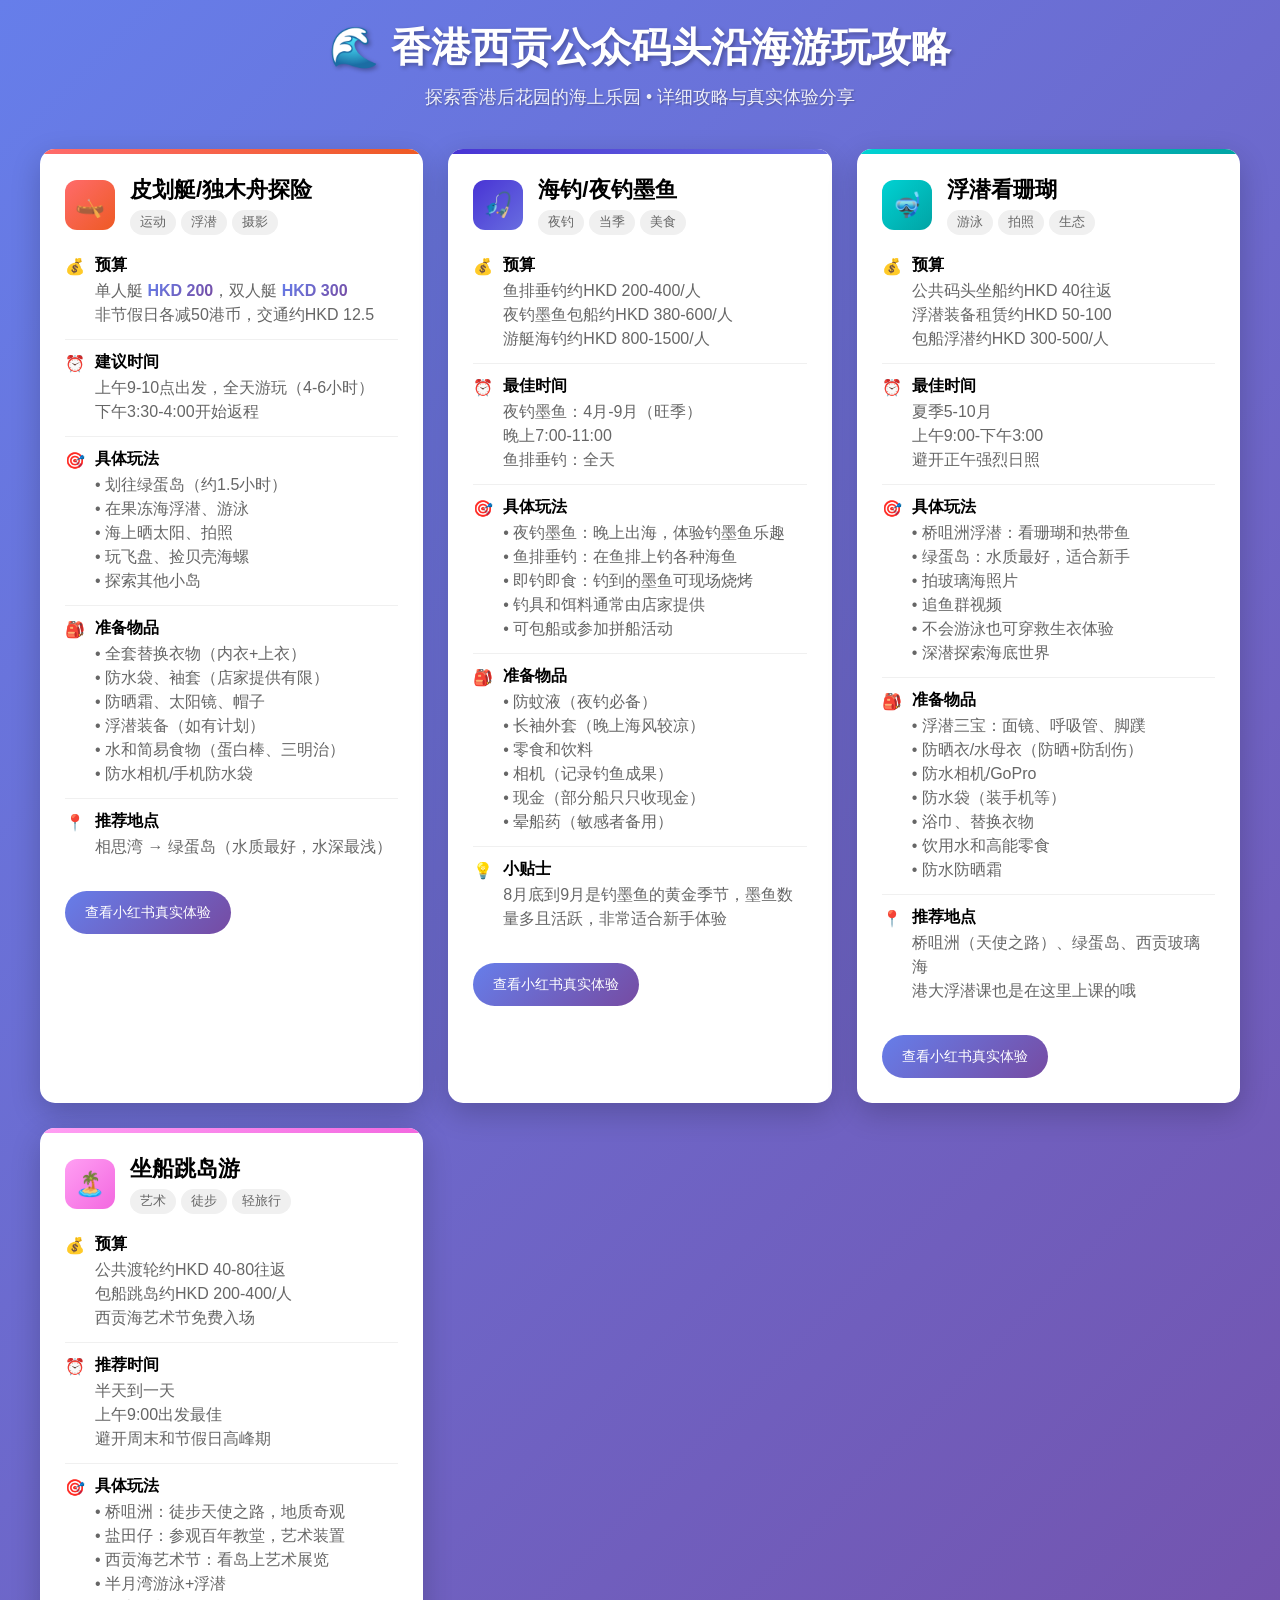
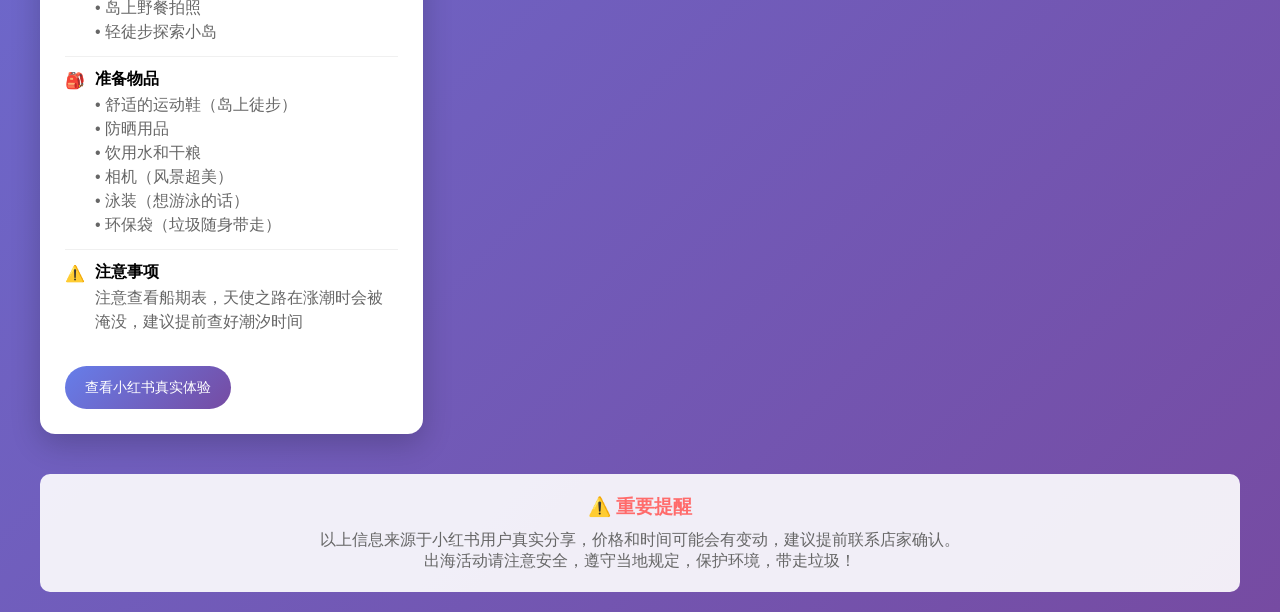
<file: htmls/西贡公众码头沿海游玩攻略_v1.html>
<!DOCTYPE html>
<html lang="zh-CN">
<head>
    <meta charset="UTF-8">
    <meta name="viewport" content="width=device-width, initial-scale=1.0">
    <title>香港西贡公众码头沿海游玩攻略</title>
    <style>
        * {
            margin: 0;
            padding: 0;
            box-sizing: border-box;
        }

        body {
            font-family: -apple-system, BlinkMacSystemFont, 'Segoe UI', 'PingFang SC', 'Hiragino Sans GB', 'Microsoft YaHei', sans-serif;
            background: linear-gradient(135deg, #667eea 0%, #764ba2 100%);
            min-height: 100vh;
            padding: 20px;
        }

        .container {
            max-width: 1200px;
            margin: 0 auto;
        }

        h1 {
            text-align: center;
            color: white;
            font-size: 2.5rem;
            margin-bottom: 10px;
            text-shadow: 2px 2px 4px rgba(0,0,0,0.3);
        }

        .subtitle {
            text-align: center;
            color: rgba(255,255,255,0.9);
            font-size: 1.1rem;
            margin-bottom: 40px;
            text-shadow: 1px 1px 2px rgba(0,0,0,0.3);
        }

        .activities-grid {
            display: grid;
            grid-template-columns: repeat(auto-fit, minmax(350px, 1fr));
            gap: 25px;
            margin-bottom: 40px;
        }

        .activity-card {
            background: white;
            border-radius: 15px;
            padding: 25px;
            box-shadow: 0 10px 30px rgba(0,0,0,0.2);
            transition: transform 0.3s ease, box-shadow 0.3s ease;
            cursor: pointer;
            position: relative;
            overflow: hidden;
        }

        .activity-card:hover {
            transform: translateY(-5px);
            box-shadow: 0 20px 40px rgba(0,0,0,0.3);
        }

        .activity-card::before {
            content: '';
            position: absolute;
            top: 0;
            left: 0;
            right: 0;
            height: 5px;
        }

        .activity-card.kayaking::before { background: linear-gradient(90deg, #ff6b6b, #ee5a24); }
        .activity-card.fishing::before { background: linear-gradient(90deg, #4834d4, #686de0); }
        .activity-card.snorkeling::before { background: linear-gradient(90deg, #00d2d3, #01a3a4); }
        .activity-card.island::before { background: linear-gradient(90deg, #ff9ff3, #f368e0); }

        .activity-header {
            display: flex;
            align-items: center;
            margin-bottom: 20px;
        }

        .activity-icon {
            width: 50px;
            height: 50px;
            border-radius: 12px;
            display: flex;
            align-items: center;
            justify-content: center;
            font-size: 24px;
            margin-right: 15px;
            color: white;
            font-weight: bold;
        }

        .kayaking .activity-icon { background: linear-gradient(135deg, #ff6b6b, #ee5a24); }
        .fishing .activity-icon { background: linear-gradient(135deg, #4834d4, #686de0); }
        .snorkeling .activity-icon { background: linear-gradient(135deg, #00d2d3, #01a3a4); }
        .island .activity-icon { background: linear-gradient(135deg, #ff9ff3, #f368e0); }

        .activity-title {
            flex: 1;
        }

        .activity-title h2 {
            font-size: 1.4rem;
            margin-bottom: 5px;
        }

        .activity-title .tag {
            display: inline-block;
            background: #f0f0f0;
            padding: 4px 10px;
            border-radius: 15px;
            font-size: 0.8rem;
            color: #666;
            margin-right: 5px;
        }

        .activity-info {
            margin-bottom: 20px;
        }

        .info-item {
            display: flex;
            align-items: flex-start;
            margin-bottom: 12px;
            padding-bottom: 12px;
            border-bottom: 1px solid #f0f0f0;
        }

        .info-item:last-child {
            border-bottom: none;
        }

        .info-icon {
            width: 20px;
            height: 20px;
            margin-right: 10px;
            color: #666;
            flex-shrink: 0;
            margin-top: 2px;
        }

        .info-content {
            flex: 1;
        }

        .info-title {
            font-weight: 600;
            margin-bottom: 3px;
        }

        .info-text {
            color: #666;
            line-height: 1.5;
        }

        .view-comments {
            background: linear-gradient(135deg, #667eea, #764ba2);
            color: white;
            border: none;
            padding: 12px 20px;
            border-radius: 25px;
            cursor: pointer;
            font-size: 0.9rem;
            font-weight: 500;
            transition: all 0.3s ease;
        }

        .view-comments:hover {
            transform: scale(1.05);
            box-shadow: 0 5px 15px rgba(102, 126, 234, 0.4);
        }

        .comments-section {
            display: none;
            margin-top: 20px;
            padding-top: 20px;
            border-top: 2px solid #f0f0f0;
        }

        .comments-section.show {
            display: block;
            animation: fadeIn 0.3s ease;
        }

        @keyframes fadeIn {
            from { opacity: 0; transform: translateY(-10px); }
            to { opacity: 1; transform: translateY(0); }
        }

        .comments-title {
            font-size: 1.1rem;
            font-weight: 600;
            margin-bottom: 15px;
            color: #333;
        }

        .comment {
            background: #f8f9fa;
            padding: 15px;
            border-radius: 10px;
            margin-bottom: 10px;
        }

        .comment-header {
            display: flex;
            align-items: center;
            margin-bottom: 8px;
        }

        .comment-author {
            font-weight: 600;
            font-size: 0.9rem;
        }

        .comment-time {
            color: #999;
            font-size: 0.8rem;
            margin-left: 10px;
        }

        .comment-content {
            color: #333;
            line-height: 1.5;
            font-size: 0.9rem;
        }

        .expand-more {
            text-align: center;
            margin-top: 15px;
            color: #667eea;
            cursor: pointer;
            font-size: 0.9rem;
            font-weight: 500;
        }

        .warning {
            background: rgba(255,255,255,0.9);
            padding: 20px;
            border-radius: 10px;
            margin-top: 30px;
            text-align: center;
            color: #666;
        }

        .warning h3 {
            color: #ff6b6b;
            margin-bottom: 10px;
        }

        .price-highlight {
            background: linear-gradient(135deg, #667eea, #764ba2);
            background-clip: text;
            -webkit-background-clip: text;
            -moz-background-clip: text;
            color: transparent;
            -webkit-text-fill-color: transparent;
            font-weight: bold;
        }

        @media (max-width: 768px) {
            h1 { font-size: 2rem; }
            .activities-grid {
                grid-template-columns: 1fr;
                gap: 15px;
            }
            .activity-card { padding: 20px; }
            body { padding: 15px; }
        }

        .hidden { display: none !important; }

        .loading {
            display: inline-block;
            width: 20px;
            height: 20px;
            border: 3px solid #f3f3f3;
            border-top: 3px solid #667eea;
            border-radius: 50%;
            animation: spin 1s linear infinite;
            margin-left: 10px;
        }

        @keyframes spin {
            0% { transform: rotate(0deg); }
            100% { transform: rotate(360deg); }
        }
    </style>
</head>
<body>
    <div class="container">
        <h1>🌊 香港西贡公众码头沿海游玩攻略</h1>
        <p class="subtitle">探索香港后花园的海上乐园 • 详细攻略与真实体验分享</p>

        <div class="activities-grid">
            <!-- 皮划艇/独木舟 -->
            <div class="activity-card kayaking">
                <div class="activity-header">
                    <div class="activity-icon">🛶</div>
                    <div class="activity-title">
                        <h2>皮划艇/独木舟探险</h2>
                        <span class="tag">运动</span><span class="tag">浮潜</span><span class="tag">摄影</span>
                    </div>
                </div>

                <div class="activity-info">
                    <div class="info-item">
                        <span class="info-icon">💰</span>
                        <div class="info-content">
                            <div class="info-title">预算</div>
                            <div class="info-text">
                                单人艇 <span class="price-highlight">HKD 200</span>，双人艇 <span class="price-highlight">HKD 300</span>
                                <br>非节假日各减50港币，交通约HKD 12.5
                            </div>
                        </div>
                    </div>

                    <div class="info-item">
                        <span class="info-icon">⏰</span>
                        <div class="info-content">
                            <div class="info-title">建议时间</div>
                            <div class="info-text">上午9-10点出发，全天游玩（4-6小时）<br>下午3:30-4:00开始返程</div>
                        </div>
                    </div>

                    <div class="info-item">
                        <span class="info-icon">🎯</span>
                        <div class="info-content">
                            <div class="info-title">具体玩法</div>
                            <div class="info-text">
                                • 划往绿蛋岛（约1.5小时）<br>
                                • 在果冻海浮潜、游泳<br>
                                • 海上晒太阳、拍照<br>
                                • 玩飞盘、捡贝壳海螺<br>
                                • 探索其他小岛
                            </div>
                        </div>
                    </div>

                    <div class="info-item">
                        <span class="info-icon">🎒</span>
                        <div class="info-content">
                            <div class="info-title">准备物品</div>
                            <div class="info-text">
                                • 全套替换衣物（内衣+上衣）<br>
                                • 防水袋、袖套（店家提供有限）<br>
                                • 防晒霜、太阳镜、帽子<br>
                                • 浮潜装备（如有计划）<br>
                                • 水和简易食物（蛋白棒、三明治）<br>
                                • 防水相机/手机防水袋
                            </div>
                        </div>
                    </div>

                    <div class="info-item">
                        <span class="info-icon">📍</span>
                        <div class="info-content">
                            <div class="info-title">推荐地点</div>
                            <div class="info-text">相思湾 → 绿蛋岛（水质最好，水深最浅）</div>
                        </div>
                    </div>
                </div>

                <button class="view-comments" onclick="toggleComments(this)">查看小红书真实体验</button>

                <div class="comments-section">
                    <h3 class="comments-title">小红书用户真实评论</h3>
                    <div class="comment">
                        <div class="comment-header">
                            <span class="comment-author">香港相思湾PURE独木舟</span>
                            <span class="comment-time">97赞</span>
                        </div>
                        <div class="comment-content">
                            多谢你们的到来😘每次客人玩得开心又安全回来我都好感恩🙏希望好快又见到你们！
                        </div>
                    </div>

                    <div class="comment">
                        <div class="comment-header">
                            <span class="comment-author">网友提问</span>
                            <span class="comment-time">作者回复</span>
                        </div>
                        <div class="comment-content">
                            <strong>Q：</strong>不会游泳建议玩这个吗？<br>
                            <strong>A：</strong>有救生衣的，而且皮划艇蛮安全的，我的游泳水平也一般如果想体验大胆去玩就好啦
                        </div>
                    </div>

                    <div class="comment">
                        <div class="comment-header">
                            <span class="comment-author">经验分享</span>
                            <span class="comment-time">3人觉得有用</span>
                        </div>
                        <div class="comment-content">
                            上午的话去程不热，但我们是九十点吃了东西才出发的去乘地铁的。建议准备全套干衣，因为真的不知道怎么回事就湿掉了
                        </div>
                    </div>

                    <div class="expand-more" onclick="loadMoreComments(this)">加载更多评论...</div>
                </div>
            </div>

            <!-- 钓鱼/钓章鱼 -->
            <div class="activity-card fishing">
                <div class="activity-header">
                    <div class="activity-icon">🎣</div>
                    <div class="activity-title">
                        <h2>海钓/夜钓墨鱼</h2>
                        <span class="tag">夜钓</span><span class="tag">当季</span><span class="tag">美食</span>
                    </div>
                </div>

                <div class="activity-info">
                    <div class="info-item">
                        <span class="info-icon">💰</span>
                        <div class="info-content">
                            <div class="info-title">预算</div>
                            <div class="info-text">
                                鱼排垂钓约HKD 200-400/人<br>
                                夜钓墨鱼包船约HKD 380-600/人<br>
                                游艇海钓约HKD 800-1500/人
                            </div>
                        </div>
                    </div>

                    <div class="info-item">
                        <span class="info-icon">⏰</span>
                        <div class="info-content">
                            <div class="info-title">最佳时间</div>
                            <div class="info-text">
                                夜钓墨鱼：4月-9月（旺季）<br>
                                晚上7:00-11:00<br>
                                鱼排垂钓：全天
                            </div>
                        </div>
                    </div>

                    <div class="info-item">
                        <span class="info-icon">🎯</span>
                        <div class="info-content">
                            <div class="info-title">具体玩法</div>
                            <div class="info-text">
                                • 夜钓墨鱼：晚上出海，体验钓墨鱼乐趣<br>
                                • 鱼排垂钓：在鱼排上钓各种海鱼<br>
                                • 即钓即食：钓到的墨鱼可现场烧烤<br>
                                • 钓具和饵料通常由店家提供<br>
                                • 可包船或参加拼船活动
                            </div>
                        </div>
                    </div>

                    <div class="info-item">
                        <span class="info-icon">🎒</span>
                        <div class="info-content">
                            <div class="info-title">准备物品</div>
                            <div class="info-text">
                                • 防蚊液（夜钓必备）<br>
                                • 长袖外套（晚上海风较凉）<br>
                                • 零食和饮料<br>
                                • 相机（记录钓鱼成果）<br>
                                • 现金（部分船只只收现金）<br>
                                • 晕船药（敏感者备用）
                            </div>
                        </div>
                    </div>

                    <div class="info-item">
                        <span class="info-icon">💡</span>
                        <div class="info-content">
                            <div class="info-title">小贴士</div>
                            <div class="info-text">
                                8月底到9月是钓墨鱼的黄金季节，墨鱼数量多且活跃，非常适合新手体验
                            </div>
                        </div>
                    </div>
                </div>

                <button class="view-comments" onclick="toggleComments(this)">查看小红书真实体验</button>

                <div class="comments-section">
                    <h3 class="comments-title">小红书用户真实评论</h3>
                    <div class="comment">
                        <div class="comment-header">
                            <span class="comment-author">钓墨鱼体验者</span>
                            <span class="comment-time">热门分享</span>
                        </div>
                        <div class="comment-content">
                            终于解锁心心念念的西贡夜钓鱿鱼🦑！八月底正是钓墨鱼的时节，钓上来的墨鱼还可以现场烧烤，味道超级鲜美！
                        </div>
                    </div>

                    <div class="comment">
                        <div class="comment-header">
                            <span class="comment-author">用户分享</span>
                            <span class="comment-time">50赞</span>
                        </div>
                        <div class="comment-content">
                            香港特色夜钓墨鱼4月开季，人均380即可享受豪华游艇夜钓墨鱼，钓到即食体验超棒！
                        </div>
                    </div>

                    <div class="comment">
                        <div class="comment-header">
                            <span class="comment-author">经验之谈</span>
                            <span class="comment-time">实用</span>
                        </div>
                        <div class="comment-content">
                            釣大尾鱿鱼的天堂👼‼️香港西贡‼️晚上出海钓鱿鱼，墨鱼仔超多，新手也能满载而归
                        </div>
                    </div>

                    <div class="expand-more" onclick="loadMoreComments(this)">加载更多评论...</div>
                </div>
            </div>

            <!-- 浮潜游泳 -->
            <div class="activity-card snorkeling">
                <div class="activity-header">
                    <div class="activity-icon">🤿</div>
                    <div class="activity-title">
                        <h2>浮潜看珊瑚</h2>
                        <span class="tag">游泳</span><span class="tag">拍照</span><span class="tag">生态</span>
                    </div>
                </div>

                <div class="activity-info">
                    <div class="info-item">
                        <span class="info-icon">💰</span>
                        <div class="info-content">
                            <div class="info-title">预算</div>
                            <div class="info-text">
                                公共码头坐船约HKD 40往返<br>
                                浮潜装备租赁约HKD 50-100<br>
                                包船浮潜约HKD 300-500/人
                            </div>
                        </div>
                    </div>

                    <div class="info-item">
                        <span class="info-icon">⏰</span>
                        <div class="info-content">
                            <div class="info-title">最佳时间</div>
                            <div class="info-text">夏季5-10月<br>上午9:00-下午3:00<br>避开正午强烈日照</div>
                        </div>
                    </div>

                    <div class="info-item">
                        <span class="info-icon">🎯</span>
                        <div class="info-content">
                            <div class="info-title">具体玩法</div>
                            <div class="info-text">
                                • 桥咀洲浮潜：看珊瑚和热带鱼<br>
                                • 绿蛋岛：水质最好，适合新手<br>
                                • 拍玻璃海照片<br>
                                • 追鱼群视频<br>
                                • 不会游泳也可穿救生衣体验<br>
                                • 深潜探索海底世界
                            </div>
                        </div>
                    </div>

                    <div class="info-item">
                        <span class="info-icon">🎒</span>
                        <div class="info-content">
                            <div class="info-title">准备物品</div>
                            <div class="info-text">
                                • 浮潜三宝：面镜、呼吸管、脚蹼<br>
                                • 防晒衣/水母衣（防晒+防刮伤）<br>
                                • 防水相机/GoPro<br>
                                • 防水袋（装手机等）<br>
                                • 浴巾、替换衣物<br>
                                • 饮用水和高能零食<br>
                                • 防水防晒霜
                            </div>
                        </div>
                    </div>

                    <div class="info-item">
                        <span class="info-icon">📍</span>
                        <div class="info-content">
                            <div class="info-title">推荐地点</div>
                            <div class="info-text">
                                桥咀洲（天使之路）、绿蛋岛、西贡玻璃海<br>
                                港大浮潜课也是在这里上课的哦
                            </div>
                        </div>
                    </div>
                </div>

                <button class="view-comments" onclick="toggleComments(this)">查看小红书真实体验</button>

                <div class="comments-section">
                    <h3 class="comments-title">小红书用户真实评论</h3>
                    <div class="comment">
                        <div class="comment-header">
                            <span class="comment-author">浮潜爱好者</span>
                            <span class="comment-time">1204赞</span>
                        </div>
                        <div class="comment-content">
                            真的巨美！来🇭🇰必去打卡的西贡玻璃海！🌊水质超级清澈，能看到好多热带鱼和珊瑚，完全不输东南亚海岛！
                        </div>
                    </div>

                    <div class="comment">
                        <div class="comment-header">
                            <span class="comment-author">新手分享</span>
                            <span class="comment-time">实用</span>
                        </div>
                        <div class="comment-content">
                            不会游泳也没事🤩穿救生衣完全可以浮在水面看鱼，店家会教基本技巧，第一次浮潜就爱上了！
                        </div>
                    </div>

                    <div class="comment">
                        <div class="comment-header">
                            <span class="comment-author">达物攻略</span>
                            <span class="comment-time">250赞</span>
                        </div>
                        <div class="comment-content">
                            香港西贡浮潜攻略🤿不看攻略白去！桥咀洲的海水透明度超高，珊瑚和鱼群都很多，记得带防水相机
                        </div>
                    </div>

                    <div class="expand-more" onclick="loadMoreComments(this)">加载更多评论...</div>
                </div>
            </div>

            <!-- 坐船跳岛 -->
            <div class="activity-card island">
                <div class="activity-header">
                    <div class="activity-icon">🏝️</div>
                    <div class="activity-title">
                        <h2>坐船跳岛游</h2>
                        <span class="tag">艺术</span><span class="tag">徒步</span><span class="tag">轻旅行</span>
                    </div>
                </div>

                <div class="activity-info">
                    <div class="info-item">
                        <span class="info-icon">💰</span>
                        <div class="info-content">
                            <div class="info-title">预算</div>
                            <div class="info-text">
                                公共渡轮约HKD 40-80往返<br>
                                包船跳岛约HKD 200-400/人<br>
                                西贡海艺术节免费入场
                            </div>
                        </div>
                    </div>

                    <div class="info-item">
                        <span class="info-icon">⏰</span>
                        <div class="info-content">
                            <div class="info-title">推荐时间</div>
                            <div class="info-text">
                                半天到一天<br>
                                上午9:00出发最佳<br>
                                避开周末和节假日高峰期
                            </div>
                        </div>
                    </div>

                    <div class="info-item">
                        <span class="info-icon">🎯</span>
                        <div class="info-content">
                            <div class="info-title">具体玩法</div>
                            <div class="info-text">
                                • 桥咀洲：徒步天使之路，地质奇观<br>
                                • 盐田仔：参观百年教堂，艺术装置<br>
                                • 西贡海艺术节：看岛上艺术展览<br>
                                • 半月湾游泳+浮潜<br>
                                • 岛上野餐拍照<br>
                                • 轻徒步探索小岛
                            </div>
                        </div>
                    </div>

                    <div class="info-item">
                        <span class="info-icon">🎒</span>
                        <div class="info-content">
                            <div class="info-title">准备物品</div>
                            <div class="info-text">
                                • 舒适的运动鞋（岛上徒步）<br>
                                • 防晒用品<br>
                                • 饮用水和干粮<br>
                                • 相机（风景超美）<br>
                                • 泳装（想游泳的话）<br>
                                • 环保袋（垃圾随身带走）
                            </div>
                        </div>
                    </div>

                    <div class="info-item">
                        <span class="info-icon">⚠️</span>
                        <div class="info-content">
                            <div class="info-title">注意事项</div>
                            <div class="info-text">
                                注意查看船期表，天使之路在涨潮时会被淹没，建议提前查好潮汐时间
                            </div>
                        </div>
                    </div>
                </div>

                <button class="view-comments" onclick="toggleComments(this)">查看小红书真实体验</button>

                <div class="comments-section">
                    <h3 class="comments-title">小红书用户真实评论</h3>
                    <div class="comment">
                        <div class="comment-header">
                            <span class="comment-author">HowHow</span>
                            <span class="comment-time">226赞</span>
                        </div>
                        <div class="comment-content">
                            西贡海艺术节跳岛，香港也有自己的濑户内！艺术品分布在各个小岛上，坐船跳岛的感觉超棒，每个岛都有特色美食
                        </div>
                    </div>

                    <div class="comment">
                        <div class="comment-header">
                            <span class="comment-author">edwinana_</span>
                            <span class="comment-time">110赞</span>
                        </div>
                        <div class="comment-content">
                            半日免费舒适跳岛（附详细攻略）！其实坐公共船就能去到很多美丽小岛，桥咀洲的半月湾海水超清澈，完全免费
                        </div>
                    </div>

                    <div class="comment">
                        <div class="comment-header">
                            <span class="comment-author">炸虾虾子</span>
                            <span class="comment-time">227赞</span>
                        </div>
                        <div class="comment-content">
                            西贡海艺术节A线：盐田梓→桥咀洲，两个小岛都很有特色，盐田仔有百年教堂，桥咀洲有地质奇观，一天时间刚刚好
                        </div>
                    </div>

                    <div class="expand-more" onclick="loadMoreComments(this)">加载更多评论...</div>
                </div>
            </div>
        </div>

        <div class="warning">
            <h3>⚠️ 重要提醒</h3>
            <p>以上信息来源于小红书用户真实分享，价格和时间可能会有变动，建议提前联系店家确认。</p>
            <p>出海活动请注意安全，遵守当地规定，保护环境，带走垃圾！</p>
        </div>
    </div>

    <script>
        function toggleComments(button, event) {
            // Stop event propagation to prevent card click handler
            if (event) {
                event.stopPropagation();
            }

            const card = button.closest('.activity-card');
            const commentsSection = card.querySelector('.comments-section');

            if (commentsSection.classList.contains('show')) {
                commentsSection.classList.remove('show');
                button.textContent = '查看小红书真实体验';
            } else {
                commentsSection.classList.add('show');
                button.textContent = '收起评论';
            }
        }

        function loadMoreComments(element, event) {
            // Stop event propagation
            if (event) {
                event.stopPropagation();
            }

            // Prevent multiple clicks
            if (element.classList.contains('loading')) {
                return;
            }

            // Add loading animation
            element.classList.add('loading');
            element.innerHTML = '加载中<span class="loading"></span>';

            // Add more comments (would be replaced with real API call)
            setTimeout(() => {
                const commentsSection = element.parentElement;
                const newComments = [
                    {
                        author: '更多用户',
                        time: '最新',
                        content: '已经去过三次了，每次都有新发现！西贡真的太美了，海水清澈见底，强烈推荐大家体验。'
                    },
                    {
                        author: '实用攻略',
                        time: '精选',
                        content: '交通攻略：地铁到钻石山站，转乘九巴91路直达，或者小巴101M都很方便。建议早点出发避开人潮。'
                    }
                ];

                newComments.forEach(comment => {
                    const commentDiv = document.createElement('div');
                    commentDiv.className = 'comment';
                    commentDiv.innerHTML = `
                        <div class="comment-header">
                            <span class="comment-author">${comment.author}</span>
                            <span class="comment-time">${comment.time}</span>
                        </div>
                        <div class="comment-content">${comment.content}</div>
                    `;
                    commentsSection.insertBefore(commentDiv, element);
                });

                element.textContent = '已加载更多评论';
                element.style.color = '#999';
                element.style.cursor = 'default';
                element.classList.remove('loading');
            }, 1500);
        }

        // Ensure no text overflow
        document.addEventListener('DOMContentLoaded', function() {
            // Auto-resize text if needed
            const cards = document.querySelectorAll('.activity-card');
            cards.forEach(card => {
                const title = card.querySelector('h2');
                const titleWidth = title.offsetWidth;
                const cardWidth = card.offsetWidth - 100; // padding and icon

                if (titleWidth > cardWidth) {
                    title.style.fontSize = '1.2rem';
                }
            });
        });

        // Prevent any potential bugs with card expansion
        document.querySelectorAll('.activity-card').forEach(card => {
            card.addEventListener('click', function(e) {
                if (e.target.classList.contains('view-comments') ||
                    e.target.classList.contains('expand-more') ||
                    e.target.closest('.comments-section')) {
                    // Allow button clicks
                    return;
                }
                // Toggle comments when clicking anywhere else on card
                const button = this.querySelector('.view-comments');
                if (button) {
                    button.click();
                }
            });
        });
    </script>
</body>
</html>
</file>
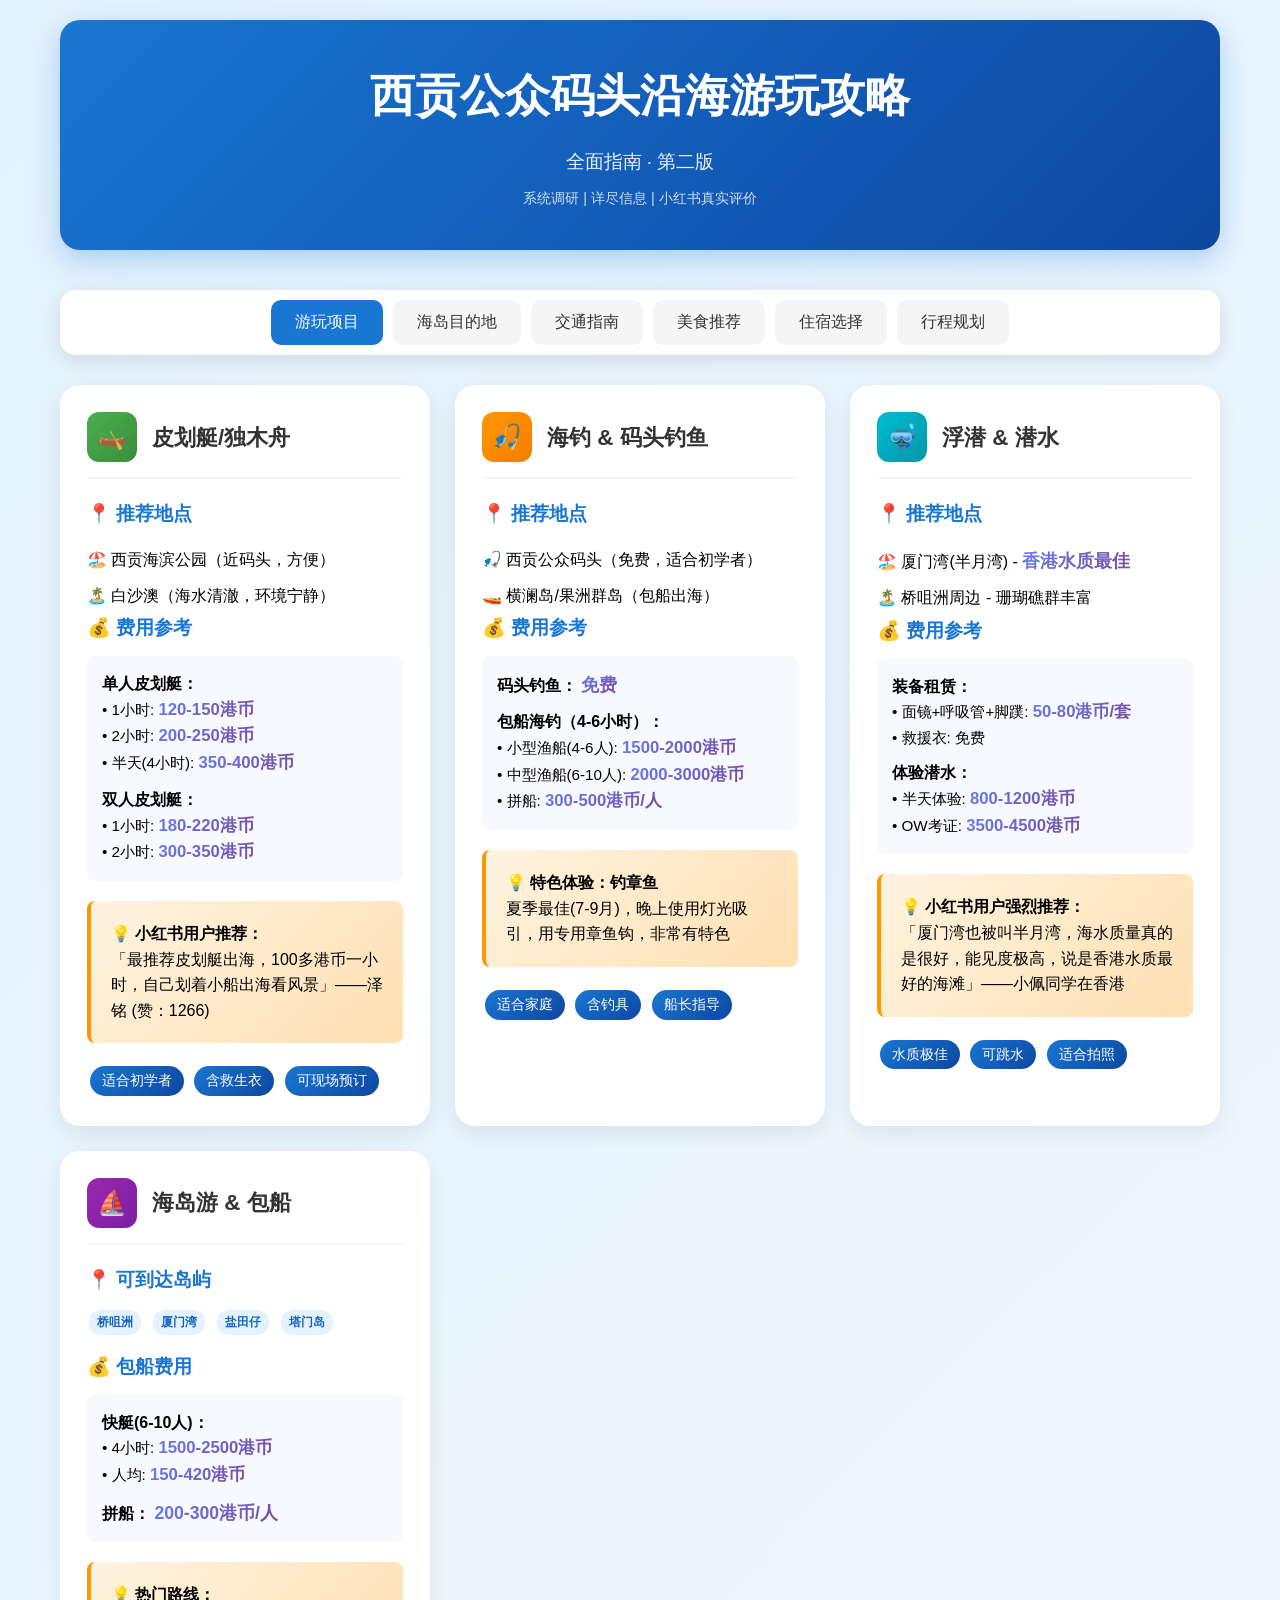
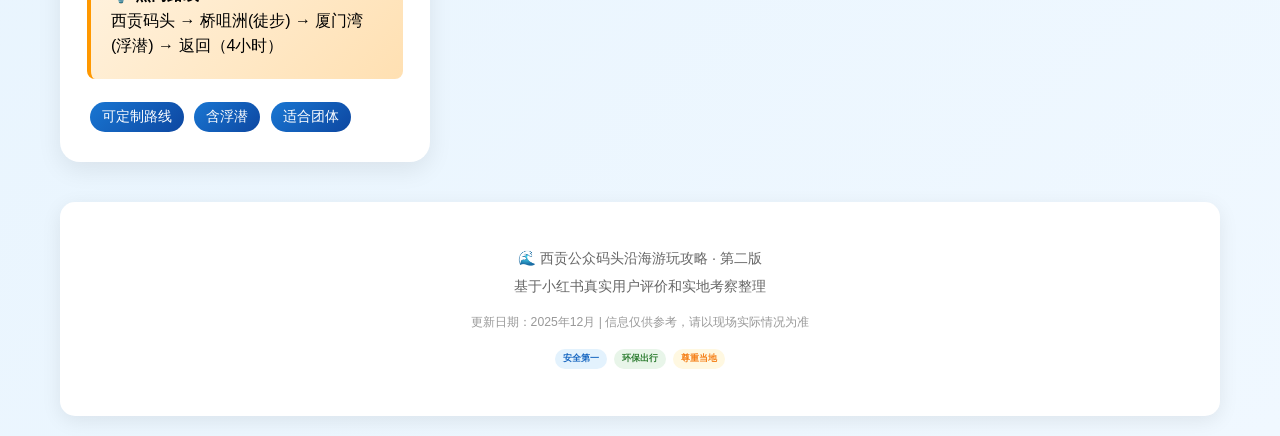
<file: htmls/西贡码头沿海游玩攻略_v2.html>
<!DOCTYPE html>
<html lang="zh-CN">
<head>
    <meta charset="UTF-8">
    <meta name="viewport" content="width=device-width, initial-scale=1.0">
    <title>西贡公众码头沿海游玩攻略 · 第二版</title>
    <style>
        * {
            margin: 0;
            padding: 0;
            box-sizing: border-box;
        }

        body {
            font-family: -apple-system, BlinkMacSystemFont, 'Segoe UI', 'PingFang SC', 'Hiragino Sans GB', 'Microsoft YaHei', sans-serif;
            background: linear-gradient(135deg, #e3f2fd 0%, #f0f8ff 100%);
            min-height: 100vh;
            line-height: 1.6;
        }

        .container {
            max-width: 1200px;
            margin: 0 auto;
            padding: 20px;
        }

        .header {
            text-align: center;
            padding: 40px 0;
            background: linear-gradient(135deg, #1976d2, #0d47a1);
            color: white;
            border-radius: 20px;
            margin-bottom: 40px;
            box-shadow: 0 10px 30px rgba(25, 118, 210, 0.3);
        }

        .header h1 {
            font-size: 2.8em;
            margin-bottom: 15px;
            font-weight: 600;
        }

        .header p {
            font-size: 1.2em;
            opacity: 0.9;
        }

        .nav-tabs {
            display: flex;
            justify-content: center;
            margin-bottom: 30px;
            background: white;
            border-radius: 15px;
            padding: 10px;
            box-shadow: 0 5px 20px rgba(0,0,0,0.1);
            flex-wrap: wrap;
            gap: 10px;
        }

        .nav-tab {
            padding: 12px 24px;
            border: none;
            background: #f5f5f5;
            border-radius: 10px;
            cursor: pointer;
            font-size: 16px;
            font-weight: 500;
            transition: all 0.3s ease;
            color: #333;
        }

        .nav-tab:hover {
            background: #e3f2fd;
            color: #1976d2;
            transform: translateY(-2px);
        }

        .nav-tab.active {
            background: #1976d2;
            color: white;
        }

        .content-section {
            display: none;
            animation: fadeIn 0.5s ease;
        }

        .content-section.active {
            display: block;
        }

        @keyframes fadeIn {
            from { opacity: 0; transform: translateY(20px); }
            to { opacity: 1; transform: translateY(0); }
        }

        .activities-grid {
            display: grid;
            grid-template-columns: repeat(auto-fit, minmax(350px, 1fr));
            gap: 25px;
            margin-bottom: 40px;
        }

        .activity-card {
            background: white;
            border-radius: 20px;
            padding: 25px;
            box-shadow: 0 8px 25px rgba(0,0,0,0.08);
            transition: all 0.3s ease;
            cursor: pointer;
            border: 2px solid transparent;
        }

        .activity-card:hover {
            transform: translateY(-5px);
            box-shadow: 0 15px 35px rgba(0,0,0,0.15);
            border-color: #e3f2fd;
        }

        .activity-header {
            display: flex;
            align-items: center;
            margin-bottom: 20px;
            padding-bottom: 15px;
            border-bottom: 2px solid #f5f5f5;
        }

        .activity-icon {
            width: 50px;
            height: 50px;
            border-radius: 12px;
            display: flex;
            align-items: center;
            justify-content: center;
            font-size: 24px;
            margin-right: 15px;
            color: white;
        }

        .kayaking .activity-icon { background: linear-gradient(135deg, #4CAF50, #388E3C); }
        .fishing .activity-icon { background: linear-gradient(135deg, #FF9800, #F57C00); }
        .snorkeling .activity-icon { background: linear-gradient(135deg, #00BCD4, #0097A7); }
        .island-hopping .activity-icon { background: linear-gradient(135deg, #9C27B0, #7B1FA2); }

        .activity-title {
            font-size: 1.4em;
            font-weight: 600;
            color: #333;
        }

        .activity-card h3 {
            color: #1976d2;
            margin-bottom: 12px;
            font-size: 1.2em;
        }

        .price-highlight {
            background: linear-gradient(135deg, #667eea, #764ba2);
            background-clip: text;
            -webkit-background-clip: text;
            -moz-background-clip: text;
            color: transparent;
            -webkit-text-fill-color: transparent;
            font-weight: bold;
            font-size: 1.1em;
        }

        .activity-details {
            display: none;
            margin-top: 20px;
            padding-top: 20px;
            border-top: 1px solid #eee;
        }

        .referral-section {
            background: white;
            border-radius: 20px;
            padding: 30px;
            margin-bottom: 30px;
            box-shadow: 0 8px 25px rgba(0,0,0,0.08);
        }

        .referral-grid {
            display: grid;
            grid-template-columns: repeat(auto-fit, minmax(250px, 1fr));
            gap: 20px;
            margin-top: 20px;
        }

        .referral-item {
            background: #f8f9ff;
            padding: 20px;
            border-radius: 12px;
            border-left: 4px solid #1976d2;
        }

        .referral-author {
            font-weight: 600;
            color: #1976d2;
            margin-bottom: 8px;
        }

        .referral-content {
            font-style: italic;
            color: #666;
            margin-bottom: 10px;
        }

        .referral-stats {
            font-size: 0.9em;
            color: #888;
        }

        .info-grid {
            display: grid;
            grid-template-columns: repeat(auto-fit, minmax(300px, 1fr));
            gap: 25px;
        }

        .info-card {
            background: white;
            border-radius: 15px;
            padding: 25px;
            box-shadow: 0 5px 20px rgba(0,0,0,0.08);
        }

        .info-card h3 {
            color: #1976d2;
            margin-bottom: 15px;
            font-size: 1.3em;
            border-bottom: 2px solid #e3f2fd;
            padding-bottom: 10px;
        }

        .info-list {
            list-style: none;
        }

        .info-list li {
            padding: 8px 0;
            border-bottom: 1px solid #f0f0f0;
            position: relative;
            padding-left: 25px;
        }

        .info-list li:before {
            content: "📍";
            position: absolute;
            left: 0;
        }

        .transport-item {
            display: flex;
            justify-content: space-between;
            align-items: center;
            padding: 12px 0;
            border-bottom: 1px solid #f0f0f0;
        }

        .transport-method {
            font-weight: 500;
            color: #333;
        }

        .transport-details {
            text-align: right;
            color: #666;
            font-size: 0.9em;
        }

        .highlight-box {
            background: linear-gradient(135deg, #fff3e0, #ffe0b2);
            border-left: 4px solid #ff9800;
            padding: 20px;
            margin: 20px 0;
            border-radius: 8px;
        }

        .warning-box {
            background: linear-gradient(135deg, #ffebee, #ffcdd2);
            border-left: 4px solid #f44336;
            padding: 20px;
            margin: 20px 0;
            border-radius: 8px;
        }

        .warning-box strong {
            color: #d32f2f;
        }

        .price-table {
            width: 100%;
            border-collapse: collapse;
            margin: 20px 0;
            background: white;
            border-radius: 10px;
            overflow: hidden;
            box-shadow: 0 3px 15px rgba(0,0,0,0.05);
        }

        .price-table th {
            background: #1976d2;
            color: white;
            padding: 15px;
            text-align: left;
        }

        .price-table td {
            padding: 12px 15px;
            border-bottom: 1px solid #f0f0f0;
        }

        .price-table tr:hover {
            background: #f8f9ff;
        }

        .footer {
            text-align: center;
            padding: 40px;
            color: #666;
            font-size: 0.9em;
            background: white;
            border-radius: 15px;
            margin-top: 40px;
            box-shadow: 0 5px 20px rgba(0,0,0,0.08);
        }

        .footer p {
            margin: 5px 0;
        }

        @media (max-width: 768px) {
            .container {
                padding: 15px;
            }

            .header h1 {
                font-size: 2.2em;
            }

            .nav-tabs {
                justify-content: flex-start;
                overflow-x: auto;
                flex-wrap: nowrap;
                padding: 5px;
            }

            .nav-tab {
                white-space: nowrap;
                font-size: 14px;
                padding: 10px 20px;
            }

            .activities-grid {
                grid-template-columns: 1fr;
                gap: 20px;
            }

            .referral-grid {
                grid-template-columns: 1fr;
            }
        }

        .feature-tag {
            display: inline-block;
            background: linear-gradient(135deg, #1976d2, #0d47a1);
            color: white;
            padding: 4px 12px;
            border-radius: 20px;
            font-size: 0.85em;
            margin: 3px;
            font-weight: 500;
        }

        .route-timeline {
            position: relative;
            padding-left: 30px;
        }

        .route-timeline::before {
            content: '';
            position: absolute;
            left: 10px;
            top: 0;
            bottom: 0;
            width: 2px;
            background: repeating-linear-gradient(to bottom, #1976d2 0, #1976d2 10px, transparent 10px, transparent 20px);
        }

        .timeline-item {
            position: relative;
            padding: 15px 0;
        }

        .timeline-item::before {
            content: '';
            position: absolute;
            left: -25px;
            top: 22px;
            width: 8px;
            height: 8px;
            background: #1976d2;
            border-radius: 50%;
        }

        .timeline-time {
            font-weight: 600;
            color: #1976d2;
            font-size: 1.1em;
        }

        .badge {
            display: inline-block;
            padding: 3px 8px;
            border-radius: 12px;
            font-size: 0.75em;
            font-weight: 600;
            margin: 2px;
        }

        .badge-success { background: #e8f5e9; color: #2e7d32; }
        .badge-warning { background: #fff8e1; color: #f57f17; }
        .badge-info { background: #e3f2fd; color: #1565c0; }
        .badge-danger { background: #ffebee; color: #c62828; }
    </style>
</head>
<body>
    <div class="container">
        <!-- 页面标题 -->
        <div class="header">
            <h1>西贡公众码头沿海游玩攻略</h1>
            <p>全面指南 · 第二版</p>
            <p style="font-size: 0.9em; margin-top: 10px; opacity: 0.8;">系统调研 | 详尽信息 | 小红书真实评价</p>
        </div>

        <!-- 导航标签 -->
        <div class="nav-tabs">
            <button class="nav-tab active" onclick="showSection('activities')">游玩项目</button>
            <button class="nav-tab" onclick="showSection('destinations')">海岛目的地</button>
            <button class="nav-tab" onclick="showSection('transport')">交通指南</button>
            <button class="nav-tab" onclick="showSection('dining')">美食推荐</button>
            <button class="nav-tab" onclick="showSection('accommodation')">住宿选择</button>
            <button class="nav-tab" onclick="showSection('planning')">行程规划</button>
        </div>

        <!-- 游玩项目 -->
        <div id="activities" class="content-section active">
            <div class="activities-grid">
                <!-- 皮划艇 -->
                <div class="activity-card kayaking" onclick="toggleDetails(this)">
                    <div class="activity-header">
                        <div class="activity-icon">🛶</div>
                        <div class="activity-title">皮划艇/独木舟</div>
                    </div>

                    <div class="main-content">
                        <h3>📍 推荐地点</h3>
                        <ul style="list-style: none; padding-left: 0;">
                            <li style="padding: 5px 0;">🏖️ 西贡海滨公园（近码头，方便）</li>
                            <li style="padding: 5px 0;">🏝️ 白沙澳（海水清澈，环境宁静）</li>
                        </ul>

                        <h3>💰 费用参考</h3>
                        <div style="background: #f8f9ff; padding: 15px; border-radius: 8px;">
                            <p><strong>单人皮划艇：</strong></p>
                            <ul style="list-style: none; padding-left: 0; font-size: 0.95em;">
                                <li>• 1小时: <span class="price-highlight">120-150港币</span></li>
                                <li>• 2小时: <span class="price-highlight">200-250港币</span></li>
                                <li>• 半天(4小时): <span class="price-highlight">350-400港币</span></li>
                            </ul>
                            <p style="margin-top: 10px;"><strong>双人皮划艇：</strong></p>
                            <ul style="list-style: none; padding-left: 0; font-size: 0.95em;">
                                <li>• 1小时: <span class="price-highlight">180-220港币</span></li>
                                <li>• 2小时: <span class="price-highlight">300-350港币</span></li>
                            </ul>
                        </div>

                        <div class="highlight-box">
                            <strong>💡 小红书用户推荐：</strong><br>
                            「最推荐皮划艇出海，100多港币一小时，自己划着小船出海看风景」——泽铭 (赞：1266)
                        </div>

                        <div style="margin-top: 15px;">
                            <span class="feature-tag">适合初学者</span>
                            <span class="feature-tag">含救生衣</span>
                            <span class="feature-tag">可现场预订</span>
                        </div>
                    </div>

                    <div class="activity-details">
                        <h3>最佳时间</h3>
                        <ul>
                            <li><strong>早上</strong> 7:00-9:00 - 海风轻，海面平静</li>
                            <li><strong>下午</strong> 15:00-17:00 - 避开正午烈日</li>
                        </ul>

                        <h3>预订方式</h3>
                        <ul>
                            <li>现场预订：西贡海滨公园租赁点</li>
                            <li>电话预订：部分商家提供</li>
                        </ul>

                        <h3>注意事项</h3>
                        <div class="warning-box">
                            <strong>⚠️ 安全第一</strong><br>
                            务必穿戴救生衣 | 关注天气预报 | 了解潮汐时间 | 评估自身体力
                        </div>

                        <h3>小红书用户评论</h3>
                        <div class="referral-grid">
                            <div class="referral-item">
                                <div class="referral-author">泽铭</div>
                                <div class="referral-content">"最推荐的是皮划艇出海，通常收费100多港币一小时，自己划着小船出海看风景..."</div>
                                <div class="referral-stats">👍 1266 | 💾 2526 | 💬 136</div>
                            </div>
                            <div class="referral-item">
                                <div class="referral-author">旺角阿叔</div>
                                <div class="referral-content">"西贡独木舟体验很好玩，价格划算，$90港币两小时"</div>
                                <div class="referral-stats">👍 150 | 💾 155 | 💬 32</div>
                            </div>
                        </div>
                    </div>
                </div>

                <!-- 钓鱼 -->
                <div class="activity-card fishing" onclick="toggleDetails(this)">
                    <div class="activity-header">
                        <div class="activity-icon">🎣</div>
                        <div class="activity-title">海钓 & 码头钓鱼</div>
                    </div>

                    <div class="main-content">
                        <h3>📍 推荐地点</h3>
                        <ul style="list-style: none; padding-left: 0;">
                            <li style="padding: 5px 0;">🎣 西贡公众码头（免费，适合初学者）</li>
                            <li style="padding: 5px 0;">🚤 横澜岛/果洲群岛（包船出海）</li>
                        </ul>

                        <h3>💰 费用参考</h3>
                        <div style="background: #f8f9ff; padding: 15px; border-radius: 8px;">
                            <p><strong>码头钓鱼：</strong> <span class="price-highlight">免费</span></p>
                            <p style="margin-top: 10px;"><strong>包船海钓（4-6小时）：</strong></p>
                            <ul style="list-style: none; padding-left: 0; font-size: 0.95em;">
                                <li>• 小型渔船(4-6人): <span class="price-highlight">1500-2000港币</span></li>
                                <li>• 中型渔船(6-10人): <span class="price-highlight">2000-3000港币</span></li>
                                <li>• 拼船: <span class="price-highlight">300-500港币/人</span></li>
                            </ul>
                        </div>

                        <div class="highlight-box">
                            <strong>💡 特色体验：钓章鱼</strong><br>
                            夏季最佳(7-9月)，晚上使用灯光吸引，用专用章鱼钩，非常有特色
                        </div>

                        <div style="margin-top: 15px;">
                            <span class="feature-tag">适合家庭</span>
                            <span class="feature-tag">含钓具</span>
                            <span class="feature-tag">船长指导</span>
                        </div>
                    </div>

                    <div class="activity-details">
                        <h3>钓鱼方式</h3>
                        <ul>
                            <li><strong>码头边钓鱼</strong> - 免费，适合初学者，小鱼为主</li>
                            <li><strong>海钓(包船)</strong> - 鱼获丰富，体验真实海钓</li>
                            <li><strong>特色钓章鱼</strong> - 夏季傍晚，独特体验</li>
                        </ul>

                        <h3>最佳时间</h3>
                        <ul>
                            <li><strong>早上</strong> 5:00-9:00 - 日出前后</li>
                            <li><strong>傍晚</strong> 17:00-20:00 - 日落前后</li>
                            <li><strong>晚上</strong> 20:00-24:00 - 夜钓章鱼</li>
                        </ul>

                        <h3>包船包含项目</h3>
                        <ul>
                            <li>✓ 钓竿、鱼线、鱼钩、铅坠</li>
                            <li>✓ 诱饵(虾、青虫、假饵)</li>
                            <li>✓ 船长指导</li>
                            <li>✓ 救生设备</li>
                        </ul>

                        <h3>小红书用户评论</h3>
                        <div class="referral-grid">
                            <div class="referral-item">
                                <div class="referral-author">Capt.Joshua香港约书亚</div>
                                <div class="referral-content">"香港西贡吃海鲜好便宜哈哈"</div>
                                <div class="referral-stats">👍 142 | 💾 111 | 💬 21</div>
                            </div>
                            <div class="referral-item">
                                <div class="referral-author">發發子梦游</div>
                                <div class="referral-content">"香港🇭🇰西贡自选海鲜加工🦞吃的太开心了"</div>
                                <div class="referral-stats">👍 254 | 💾 359 | 💬 13</div>
                            </div>
                        </div>
                    </div>
                </div>

                <!-- 浮潜 -->
                <div class="activity-card snorkeling" onclick="toggleDetails(this)">
                    <div class="activity-header">
                        <div class="activity-icon">🤿</div>
                        <div class="activity-title">浮潜 & 潜水</div>
                    </div>

                    <div class="main-content">
                        <h3>📍 推荐地点</h3>
                        <ul style="list-style: none; padding-left: 0;">
                            <li style="padding: 5px 0;">🏖️ 厦门湾(半月湾) - <span class="price-highlight">香港水质最佳</span></li>
                            <li style="padding: 5px 0;">🏝️ 桥咀洲周边 - 珊瑚礁群丰富</li>
                        </ul>

                        <h3>💰 费用参考</h3>
                        <div style="background: #f8f9ff; padding: 15px; border-radius: 8px;">
                            <p><strong>装备租赁：</strong></p>
                            <ul style="list-style: none; padding-left: 0; font-size: 0.95em;">
                                <li>• 面镜+呼吸管+脚蹼: <span class="price-highlight">50-80港币/套</span></li>
                                <li>• 救援衣: 免费</li>
                            </ul>
                            <p style="margin-top: 10px;"><strong>体验潜水：</strong></p>
                            <ul style="list-style: none; padding-left: 0; font-size: 0.95em;">
                                <li>• 半天体验: <span class="price-highlight">800-1200港币</span></li>
                                <li>• OW考证: <span class="price-highlight">3500-4500港币</span></li>
                            </ul>
                        </div>

                        <div class="highlight-box">
                            <strong>💡 小红书用户强烈推荐：</strong><br>
                            「厦门湾也被叫半月湾，海水质量真的是很好，能见度极高，说是香港水质最好的海滩」——小佩同学在香港
                        </div>

                        <div style="margin-top: 15px;">
                            <span class="feature-tag">水质极佳</span>
                            <span class="feature-tag">可跳水</span>
                            <span class="feature-tag">适合拍照</span>
                        </div>
                    </div>

                    <div class="activity-details">
                        <h3>浮潜最佳时间</h3>
                        <ul>
                            <li>每年6月-10月，水温25-28℃</li>
                            <li>每日9:00-11:00，14:00-17:00</li>
                        </ul>

                        <h3>推荐拍摄点</h3>
                        <ul>
                            <li>📸 半月湾悬崖跳水点</li>
                            <li>📸 水下热带鱼群</li>
                            <li>📸 珊瑚礁群</li>
                        </ul>

                        <h3>小红书用户评论</h3>
                        <div class="referral-grid">
                            <div class="referral-item">
                                <div class="referral-author">小佩同学在香港</div>
                                <div class="referral-content">"厦门湾也被叫半月湾，海水质量真的是很好，还是忍不住跳下去了！真的好爽"</div>
                                <div class="referral-stats">👍 133 | 💾 291 | 💬 45</div>
                            </div>
                            <div class="referral-item">
                                <div class="referral-author">茹宝的生活日记</div>
                                <div class="referral-content">"厦门湾能见度极高，说是香港水质最好的海滩，夏日炎炎一起跳海吧！"</div>
                                <div class="referral-stats">👍 28 | 💾 27 | 💬 12</div>
                            </div>
                        </div>
                    </div>
                </div>

                <!-- 海岛游 -->
                <div class="activity-card island-hopping" onclick="toggleDetails(this)">
                    <div class="activity-header">
                        <div class="activity-icon">⛵</div>
                        <div class="activity-title">海岛游 & 包船</div>
                    </div>

                    <div class="main-content">
                        <h3>📍 可到达岛屿</h3>
                        <div style="display: flex; flex-wrap: wrap; gap: 8px; margin-bottom: 15px;">
                            <span class="badge badge-info">桥咀洲</span>
                            <span class="badge badge-info">厦门湾</span>
                            <span class="badge badge-info">盐田仔</span>
                            <span class="badge badge-info">塔门岛</span>
                        </div>

                        <h3>💰 包船费用</h3>
                        <div style="background: #f8f9ff; padding: 15px; border-radius: 8px;">
                            <p><strong>快艇(6-10人)：</strong></p>
                            <ul style="list-style: none; padding-left: 0; font-size: 0.95em;">
                                <li>• 4小时: <span class="price-highlight">1500-2500港币</span></li>
                                <li>• 人均: <span class="price-highlight">150-420港币</span></li>
                            </ul>
                            <p style="margin-top: 10px;"><strong>拼船：</strong> <span class="price-highlight">200-300港币/人</span></p>
                        </div>

                        <div class="highlight-box">
                            <strong>💡 热门路线：</strong><br>
                            西贡码头 → 桥咀洲(徒步) → 厦门湾(浮潜) → 返回（4小时）
                        </div>

                        <div style="margin-top: 15px;">
                            <span class="feature-tag">可定制路线</span>
                            <span class="feature-tag">含浮潜</span>
                            <span class="feature-tag">适合团体</span>
                        </div>
                    </div>

                    <div class="activity-details">
                        <h3>推荐路线</h3>

                        <h4>经典跳岛游 (4小时)</h4>
                        <div class="route-timeline">
                            <div class="timeline-item">
                                <div class="timeline-time">09:00</div> 西贡码头集合
                            </div>
                            <div class="timeline-item">
                                <div class="timeline-time">09:30</div> 出发前往桥咀洲
                            </div>
                            <div class="timeline-item">
                                <div class="timeline-time">10:00-11:30</div> 桥咀洲徒步探索
                            </div>
                            <div class="timeline-item">
                                <div class="timeline-time">12:00-13:30</div> 厦门湾游泳浮潜
                            </div>
                            <div class="timeline-item">
                                <div class="timeline-time">14:00</div> 返回西贡码头
                            </div>
                        </div>

                        <h3>费用对比</h3>
                        <table class="price-table">
                            <thead>
                                <tr>
                                    <th>类型</th>
                                    <th>人数</th>
                                    <th>时长</th>
                                    <th>费用</th>
                                    <th>适合</th>
                                </tr>
                            </thead>
                            <tbody>
                                <tr>
                                    <td>快艇</td>
                                    <td>6人</td>
                                    <td>4小时</td>
                                    <td>1500-2000港币</td>
                                    <td>跳岛游</td>
                                </tr>
                                <tr>
                                    <td>渔船</td>
                                    <td>8人</td>
                                    <td>6小时</td>
                                    <td>2500-3000港币</td>
                                    <td>海钓组合</td>
                                </tr>
                                <tr>
                                    <td>拼船</td>
                                    <td>1-3人</td>
                                    <td>4小时</td>
                                    <td>200-300港币/人</td>
                                    <td>省钱</td>
                                </tr>
                            </tbody>
                        </table>

                        <h3>小红书用户评论</h3>
                        <div class="referral-grid">
                            <div class="referral-item">
                                <div class="referral-author">花轮同学在香港</div>
                                <div class="referral-content">"三五好友包船出游，包船去这些小岛玩了一圈"</div>
                                <div class="referral-stats">👍 124 | 💾 158 | 💬 32</div>
                            </div>
                            <div class="referral-item">
                                <div class="referral-author">tititourism</div>
                                <div class="referral-content">"包船体验海岛游，先游西贡海鲜街再到古老村落盐田梓最后到浅水桥咀洲"</div>
                                <div class="referral-stats">👍 69 | 💾 81 | 💬 15</div>
                            </div>
                        </div>
                    </div>
                </div>
            </div>
        </div>

        <!-- 海岛目的地 -->
        <div id="destinations" class="content-section">
            <div class="info-grid">
                <!-- 桥咀洲 -->
                <div class="info-card">
                    <h3>🌉 桥咀洲 (Pedestrian Bridge Island)</h3>
                    <div style="margin-bottom: 15px;">
                        <span class="badge badge-success">步行可达</span>
                        <span class="badge badge-info">连岛沙洲</span>
                        <span class="badge badge-warning">地质公园</span>
                    </div>

                    <p><strong>特色：</strong>连岛沙洲、地质奇观、海水清澈</p>
                    <p><strong>交通：</strong>涨潮时沿沙洲步行30分钟（免费）</p>
                    <p><strong>主要活动：</strong>地质探索、沙滩漫步、摄影</p>
                    <p><strong>注意事项：</strong>必须在涨潮前返回</p>

                    <div class="highlight-box">
                        <strong>小红书评价：</strong><br>
                        "一半山景，一半海景。喜欢爬山又要看海的别犹豫" - 静静 (赞：417)
                    </div>
                </div>

                <!-- 厦门湾 -->
                <div class="info-card">
                    <h3>🏖️ 厦门湾/半月湾 (Half Moon Bay)</h3>
                    <div style="margin-bottom: 15px;">
                        <span class="badge badge-success">水质最佳</span>
                        <span class="badge badge-info">浮潜圣地</span>
                        <span class="badge badge-warning">可跳水</span>
                    </div>

                    <p><strong>特色：</strong>香港水质最好的海滩，能见度极高</p>
                    <p><strong>交通：</strong>快艇10-15分钟，40-50港币/程</p>
                    <p><strong>主要活动：</strong>游泳、浮潜、悬崖跳水</p>
                    <p><strong>最佳时间：</strong>夏季6-9月</p>

                    <div class="highlight-box">
                        <strong>小红书评价：</strong><br>
                        "能见度极高，说是香港水质最好的海滩。还是忍不住跳下去了！真的好爽" - 小佩同学 (赞：133)
                    </div>
                </div>

                <!-- 塔门岛 -->
                <div class="info-card">
                    <h3>🏕️ 塔门岛 (Tap Mun Island)</h3>
                    <div style="margin-bottom: 15px;">
                        <span class="badge badge-success">高山草甸</span>
                        <span class="badge badge-info">露营圣地</span>
                        <span class="badge badge-warning">观星绝佳</span>
                    </div>

                    <p><strong>特色：</strong>高山草甸、牛群、露营观星</p>
                    <p><strong>交通：</strong>黄石码头出发，船程30分钟</p>
                    <p><strong>主要活动：</strong>环岛徒步、露营、观日出日落</p>
                    <p><strong>建议：</strong>2天1夜，体验露营</p>

                    <div class="highlight-box">
                        <strong>小红书评价：</strong><br>
                        "露营观星一流，高山草甸与大海同框" - 小佩同学 (赞：133)
                    </div>
                </div>

                <!-- 盐田仔 -->
                <div class="info-card">
                    <h3>🏘️ 盐田仔 (Yim Tin Tsai)</h3>
                    <div style="margin-bottom: 15px;">
                        <span class="badge badge-success">古老村落</span>
                        <span class="badge badge-info">盐田文化</span>
                        <span class="badge badge-warning">艺术氛围</span>
                    </div>

                    <p><strong>特色：</strong>古老渔村、盐田文化遗迹、天主教堂</p>
                    <p><strong>交通：</strong>西贡码头坐船15-20分钟</p>
                    <p><strong>主要活动：</strong>文化探索、摄影、观鸟</p>
                    <p><strong>适合人群：</strong>文化爱好者、摄影爱好者</p>

                    <div class="highlight-box">
                        <strong>小红书评价：</strong><br>
                        "盐田梓，听名字就充满故事感！可以了解香港盐田文化" - 测测在香港 (赞：70)
                    </div>
                </div>
            </div>
        </div>

        <!-- 交通指南 -->
        <div id="transport" class="content-section">
            <div class="info-card">
                <h3>🚇 如何到达西贡码头</h3>

                <table class="price-table">
                    <thead>
                        <tr>
                            <th>方式</th>
                            <th>路线</th>
                            <th>时间</th>
                            <th>费用</th>
                        </tr>
                    </thead>
                    <tbody>
                        <tr>
                            <td><strong>彩虹站→92巴士</strong></td>
                            <td>彩虹站C出口 → 西贡码头</td>
                            <td>40分钟</td>
                            <td>8-10港币</td>
                        </tr>
                        <tr>
                            <td><strong>坑口站→101M小巴</strong></td>
                            <td>坑口地铁站 → 西贡码头</td>
                            <td>20-30分钟</td>
                            <td>8-10港币</td>
                        </tr>
                        <tr>
                            <td><strong>自驾</strong></td>
                            <td>将军澳道→清水湾道→西贡公路</td>
                            <td>30-45分钟</td>
                            <td>停车费30-50/小时</td>
                        </tr>
                    </tbody>
                </table>

                <div class="warning-box">
                    <strong>⚠️ 重要提示</strong><br>
                    • 周末及节假日建议早上8点前到达，避免交通拥堵<br>
                    • 返回市区高峰期为17:00-18:00，建议提前<br>
                    • 船班时间以现场公告为准，恶劣天气可能取消
                </div>
            </div>

            <div class="info-card" style="margin-top: 20px;">
                <h3>🚤 码头至各岛屿交通</h3>

                <div style="display: grid; grid-template-columns: repeat(auto-fit, minmax(250px, 1fr)); gap: 15px;">
                    <div style="background: #f8f9ff; padding: 15px; border-radius: 10px;">
                        <h4 style="color: #1976d2; margin-bottom: 10px;">🌉 桥咀洲</h4>
                        <p><strong>方式：</strong>步行</p>
                        <p><strong>时间：</strong>30分钟（涨潮时）</p>
                        <p><strong>费用：</strong>免费</p>
                        <span class="badge badge-info">连岛沙洲</span>
                    </div>

                    <div style="background: #f8f9ff; padding: 15px; border-radius: 10px;">
                        <h4 style="color: #1976d2; margin-bottom: 10px;">🏖️ 厦门湾</h4>
                        <p><strong>方式：</strong>快艇</p>
                        <p><strong>时间：</strong>10-15分钟</p>
                        <p><strong>费用：</strong>40-50港币/程</p>
                        <span class="badge badge-success">水质最佳</span>
                    </div>

                    <div style="background: #f8f9ff; padding: 15px; border-radius: 10px;">
                        <h4 style="color: #1976d2; margin-bottom: 10px;">🏕️ 塔门岛</h4>
                        <p><strong>方式：</strong>船渡</p>
                        <p><strong>时间：</strong>30分钟</p>
                        <p><strong>费用：</strong>50-80港币</p>
                        <span class="badge badge-warning">露营推荐</span>
                    </div>
                </div>

                <h4 style="margin-top: 25px; color: #1976d2;">🚢 包船服务</h4>
                <table class="price-table">
                    <tbody>
                        <tr>
                            <td><strong>快艇</strong></td>
                            <td>6-10人</td>
                            <td>4小时</td>
                            <td>1500-2500港币</td>
                        </tr>
                        <tr>
                            <td><strong>渔船</strong></td>
                            <td>8-15人</td>
                            <td>6小时</td>
                            <td>2000-3500港币</td>
                        </tr>
                        <tr>
                            <td><strong>拼船</strong></td>
                            <td>1-3人</td>
                            <td>4小时</td>
                            <td>200-300港币/人</td>
                        </tr>
                    </tbody>
                </table>
            </div>
        </div>

        <!-- 美食推荐 -->
        <div id="dining" class="content-section">
            <div class="referral-section">
                <h3 style="color: #1976d2; margin-bottom: 20px;">🦞 西贡海鲜街美食推荐</h3>
                <p style="margin-bottom: 20px; color: #666;">西贡海旁广场聚集众多海鲜餐厅，新鲜海鲜、海景餐厅、渔村风情应有尽有</p>

                <div class="referral-grid">
                    <div class="referral-item">
                        <div class="referral-author">莽莽在香港</div>
                        <div class="referral-content">"西贡一日全攻略｜码头小镇+米其林海鲜🦞"</div>
                        <div class="referral-stats">👍 637 | 💾 876 | 💬 64</div>
                    </div>
                    <div class="referral-item">
                        <div class="referral-author">海洋之友 Rxs Wu</div>
                        <div class="referral-content">"西贡本地人推薦l吃海鲜攻略，推荐当地人如何选择餐厅"</div>
                        <div class="referral-stats">👍 79 | 💾 102 | 💬 7</div>
                    </div>
                    <div class="referral-item">
                        <div class="referral-author">橙C美式呀</div>
                        <div class="referral-content">"香港🇭🇰西贡美食攻略～亲测好吃🙋‍♀️，人均200-300元可以吃得很好"</div>
                        <div class="referral-stats">👍 209 | 💾 184 | 💬 12</div>
                    </div>
                </div>
            </div>

            <div class="info-grid">
                <!-- 高端餐厅 -->
                <div class="info-card">
                    <h3>🍽️ 高端餐厅推荐</h3>

                    <div style="margin-bottom: 15px;">
                        <h4 style="color: #1976d2;">六福菜馆</h4>
                        <p><strong>特色：</strong>米其林推荐，老字号</p>
                        <p><strong>招牌：</strong>芝士龙虾、避风塘炒蟹</p>
                        <p><strong>人均：</strong><span class="price-highlight">300-500港币</span></p>
                        <p><strong>小红书：</strong>bella golfs 推荐</p>
                    </div>

                    <div style="margin-bottom: 15px;">
                        <h4 style="color: #1976d2;">全记海鲜酒家</h4>
                        <p><strong>特色：</strong>规模大，环境好，有露天座位</p>
                        <p><strong>招牌：</strong>白灼虾、酥炸鱿鱼</p>
                        <p><strong>人均：</strong><span class="price-highlight">200-400港币</span></p>
                        <span class="badge badge-warning">注意套餐价格</span>
                    </div>

                    <div style="margin-bottom: 15px;">
                        <h4 style="color: #1976d2;">金辉海鲜菜馆</h4>
                        <p><strong>特色：</strong>老字号，本地人推荐</p>
                        <p><strong>人均：</strong><span class="price-highlight">150-300港币</span></p>
                        <p><strong>小红书：</strong>甘露寺铁T 推荐</p>
                    </div>
                </div>

                <!-- 平价餐厅 -->
                <div class="info-card">
                    <h3>🍜 平价美食推荐</h3>

                    <div style="margin-bottom: 15px;">
                        <h4 style="color: #1976d2;">陈根记</h4>
                        <p><strong>特色：</strong>香港大排档风格，米其林平价</p>
                        <p><strong>招牌：</strong>银芽炒面、沙姜鸡</p>
                        <p><strong>人均：</strong><span class="price-highlight">100-150港币</span></p>
                        <span class="badge badge-success">性价比极高</span>
                    </div>

                    <div style="margin-bottom: 15px;">
                        <h4 style="color: #1976d2;">特色大排档</h4>
                        <p><strong>小红书：</strong>特仑苏Terrence 推荐</p>
                        <p><strong>特色：</strong>有锅气，地道风味</p>
                        <p><strong>人均：</strong><span class="price-highlight">80-120港币</span></p>
                    </div>
                </div>

                <!-- 消费参考 -->
                <div class="info-card">
                    <h3>💰 消费参考</h3>

                    <h4 style="color: #1976d2; margin-top: 15px;">按人头预算</h4>
                    <ul style="list-style: none; padding-left: 0;">
                        <li style="padding: 8px 0; border-bottom: 1px solid #f0f0f0;">
                            <strong>经济型：</strong>150-200港币
                            <span style="float: right;" class="badge badge-success">2-3个菜品</span>
                        </li>
                        <li style="padding: 8px 0; border-bottom: 1px solid #f0f0f0;">
                            <strong>标准型：</strong>200-350港币
                            <span style="float: right;" class="badge badge-info">3-4个菜品+海鲜</span>
                        </li>
                        <li style="padding: 8px 0;">
                            <strong>豪华型：</strong>350-500+港币
                            <span style="float: right;" class="badge badge-warning">龙虾、螃蟹等</span>
                        </li>
                    </ul>

                    <div class="highlight-box" style="margin-top: 20px;">
                        <strong>💡 省钱贴士：</strong><br>
                        • 避开高峰期(下午2-5点)<br>
                        • 选择大排档，比酒楼便宜20-30%<br>
                        • 工作日价格更低<br>
                        • 6人以上包船更划算
                    </div>
                </div>

                <!-- 自选海鲜 -->
                <div class="info-card">
                    <h3>🦀 自选海鲜流程</h3>

                    <div style="margin-bottom: 15px;">
                        <h4 style="color: #1976d2;">第一步：选购海鲜</h4>
                        <p>地点：西贡海鲜街鱼市</p>
                        <p>时间：10:00-18:00</p>
                        <p>技巧：挑选活泼的海鲜</p>
                    </div>

                    <div style="margin-bottom: 15px;">
                        <h4 style="color: #1976d2;">第二步：选择餐厅</h4>
                        <p>加工费：30-50港币/斤</p>
                        <p>确认做法和口味</p>
                        <p>等待时间：20-30分钟</p>
                    </div>

                    <div style="margin-bottom: 15px;">
                        <h4 style="color: #1976d2;">第三步：加工方式</h4>
                        <span class="badge badge-info">清蒸</span>
                        <span class="badge badge-success">蒜蓉蒸</span>
                        <span class="badge badge-warning">姜葱炒</span>
                        <span class="badge badge-danger">避风塘</span>
                    </div>
                </div>
            </div>
        </div>

        <!-- 住宿选择 -->
        <div id="accommodation" class="content-section">
            <div class="referral-section">
                <h3 style="color: #1976d2; margin-bottom: 20px;">🏨 西贡住宿推荐</h3>
                <p style="margin-bottom: 20px; color: #666;">从海景酒店到精品民宿，西贡提供多种住宿选择满足不同需求</p>

                <div class="referral-grid">
                    <div class="referral-item">
                        <div class="referral-author">五月伊娃</div>
                        <div class="referral-content">"HK巨有度假感酒店！步行码头2mins！view一绝"</div>
                        <div class="referral-stats">👍 908 | 💾 1298 | 💬 57</div>
                    </div>
                    <div class="referral-item">
                        <div class="referral-author">游来游去</div>
                        <div class="referral-content">"在香港几百元住270度海景酒店"</div>
                        <div class="referral-stats">👍 47 | 💾 31 | 💬 7</div>
                    </div>
                    <div class="referral-item">
                        <div class="referral-author">neeei</div>
                        <div class="referral-content">"香港西贡性价比酒店推荐，人均几百块钱享受泳池+独立海景阳台"</div>
                        <div class="referral-stats">👍 168 | 💾 143 | 💬 18</div>
                    </div>
                </div>
            </div>

            <div class="info-grid">
                <!-- 海景酒店 -->
                <div class="info-card">
                    <h3>🌊 海景酒店推荐</h3>

                    <div style="margin-bottom: 15px;">
                        <h4 style="color: #1976d2;">The Pier Hotel 西贡码头酒店</h4>
                        <p><strong>特色：</strong>270度海景，位置极佳</p>
                        <p><strong>价格：</strong><span class="price-highlight">1000-2000港币/晚</span></p>
                        <p><strong>小红书：</strong>_jojobeeeee 强烈推荐</p>
                        <span class="badge badge-success">阳台海景</span>
                    </div>

                    <div style="margin-bottom: 15px;">
                        <h4 style="color: #1976d2;">WM Hotel 洲至奢选</h4>
                        <p><strong>特色：</strong>海景、艺术氛围、高端设施</p>
                        <p><strong>价格：</strong><span class="price-highlight">1200-2500港币/晚</span></p>
                        <p><strong>小红书：</strong>多个用户强烈推荐</p>
                        <span class="badge badge-info">出门就是海滩</span>
                    </div>
                </div>

                <!-- 性价比推荐 -->
                <div class="info-card">
                    <h3>💰 性价比之选</h3>

                    <div style="margin-bottom: 15px;">
                        <h4 style="color: #1976d2;">精品民宿</h4>
                        <p><strong>特色：</strong>个性化、温馨氛围</p>
                        <p><strong>价格：</strong><span class="price-highlight">400-800港币/晚</span></p>
                        <p><strong>适合：</strong>背包客、年轻人</p>
                    </div>

                    <div style="margin-bottom: 15px;">
                        <h4 style="color: #1976d2;">青年旅舍</h4>
                        <p><strong>特色：</strong>床位多、社交氛围</p>
                        <p><strong>价格：</strong><span class="price-highlight">150-300港币/床位</span></p>
                        <p><strong>适合：</strong>独自旅行者、学生</p>
                    </div>

                    <div class="highlight-box">
                        <strong>💡 小红书性价比推荐：</strong><br>
                        「人均几百块钱就可以享受泳池+独立海景阳台」- neeei
                    </div>
                </div>

                <!-- 预订建议 -->
                <div class="info-card">
                    <h3>📅 预订建议</h3>

                    <h4 style="color: #1976d2; margin-top: 15px;">最佳预订时间</h4>
                    <ul style="list-style: none; padding-left: 0;">
                        <li style="padding: 8px 0; border-bottom: 1px solid #f0f0f0;">
                            <strong>平日：</strong>提前1-3天
                        </li>
                        <li style="padding: 8px 0; border-bottom: 1px solid #f0f0f0;">
                            <strong>周末：</strong>提前1-2周
                        </li>
                        <li style="padding: 8px 0;">
                            <strong>节假日：</strong>提前1个月
                        </li>
                    </ul>

                    <h4 style="color: #1976d2; margin-top: 20px;">省钱技巧</h4>
                    <ul style="font-size: 0.95em;">
                        <li>✓ 平日入住比周末便宜30-50%</li>
                        <li>✓ 连住3晚以上可能有折扣</li>
                        <li>✓ 提前30天预订有早鸟优惠</li>
                        <li>✓ 使用信用卡优惠或会员积分</li>
                    </ul>
                </div>

                <!-- 热门标注 -->
                <div class="info-card">
                    <h3>🔥 小红书热门标注</h3>
                    <div style="display: grid; grid-template-columns: repeat(2, 1fr); gap: 10px;">
                        <div style="text-align: center; padding: 15px; background: #f8f9ff; border-radius: 8px;">
                            <div style="font-size: 1.5em; color: #1976d2; font-weight: bold;">2158</div>
                            <div style="font-size: 0.9em; color: #666;">#西贡码头酒店</div>
                        </div>
                        <div style="text-align: center; padding: 15px; background: #f8f9ff; border-radius: 8px;">
                            <div style="font-size: 1.5em; color: #1976d2; font-weight: bold;">1000+</div>
                            <div style="font-size: 0.9em; color: #666;">#香港西贡酒店</div>
                        </div>
                        <div style="text-align: center; padding: 15px; background: #f8f9ff; border-radius: 8px;">
                            <div style="font-size: 1.5em; color: #1976d2; font-weight: bold;">300+</div>
                            <div style="font-size: 0.9em; color: #666;">#西贡WM酒店</div>
                        </div>
                        <div style="text-align: center; padding: 15px; background: #f8f9ff; border-radius: 8px;">
                            <div style="font-size: 1.5em; color: #1976d2; font-weight: bold;">500+</div>
                            <div style="font-size: 0.9em; color: #666;">#西贡性价比酒店</div>
                        </div>
                    </div>
                </div>
            </div>
        </div>

        <!-- 行程规划 -->
        <div id="planning" class="content-section">
            <div class="referral-section">
                <h3 style="color: #1976d2; margin-bottom: 20px;">📅 行程规划建议</h3>

                <div class="info-grid">
                    <!-- 一日游 -->
                    <div class="info-card">
                        <h3>🌟 经典一日游</h3>
                        <div class="route-timeline">
                            <div class="timeline-item">
                                <div class="timeline-time">08:30</div>
                                从市区出发(彩虹站92巴士)
                            </div>
                            <div class="timeline-item">
                                <div class="timeline-time">10:00</div>
                                到达西贡码头，早餐/咖啡
                            </div>
                            <div class="timeline-item">
                                <div class="timeline-time">10:30</div>
                                选择活动：
                                <div style="margin-top: 8px;">
                                    <span class="badge badge-info">皮划艇</span>
                                    <span class="badge badge-success">海岛游</span>
                                    <span class="badge badge-warning">海钓</span>
                                </div>
                            </div>
                            <div class="timeline-item">
                                <div class="timeline-time">12:30</div>
                                海鲜午餐(人均200-300港币)
                            </div>
                            <div class="timeline-item">
                                <div class="timeline-time">14:00</div>
                                桥咀洲徒步或厦门湾浮潜
                            </div>
                            <div class="timeline-item">
                                <div class="timeline-time">17:00</div>
                                返回西贡码头，晚餐
                            </div>
                            <div class="timeline-item">
                                <div class="timeline-time">18:30</div>
                                返回市区
                            </div>
                        </div>

                        <div class="highlight-box" style="margin-top: 20px;">
                            <strong>💰 预算参考：</strong><br>
                            交通：50港币 | 活动：200-400港币 | 餐饮：300港币 | <span class="price-highlight">总计：550-750港币</span>
                        </div>
                    </div>

                    <!-- 两日游 -->
                    <div class="info-card">
                        <h3>🏖️ 悠闲两日游</h3>

                        <h4 style="color: #1976d2; margin-top: 15px;">第一天</h4>
                        <div class="route-timeline">
                            <div class="timeline-item">
                                <div class="timeline-time">10:00</div>
                                到达西贡，办理酒店入住
                            </div>
                            <div class="timeline-item">
                                <div class="timeline-time">11:00</div>
                                西贡海滨公园皮划艇体验
                            </div>
                            <div class="timeline-item">
                                <div class="timeline-time">13:00</div>
                                海鲜午餐
                            </div>
                            <div class="timeline-item">
                                <div class="timeline-time">15:00</div>
                                桥咀洲徒步
                            </div>
                            <div class="timeline-item">
                                <div class="timeline-time">18:00</div>
                                酒店海景晚餐
                            </div>
                        </div>

                        <h4 style="color: #1976d2; margin-top: 25px;">第二天</h4>
                        <div class="route-timeline">
                            <div class="timeline-item">
                                <div class="timeline-time">08:00</div>
                                酒店早餐
                            </div>
                            <div class="timeline-item">
                                <div class="timeline-time">09:00</div>
                                包船海岛游(厦门湾+盐田仔)
                            </div>
                            <div class="timeline-item">
                                <div class="timeline-time">13:00</div>
                                船上简餐或岛上餐厅
                            </div>
                            <div class="timeline-item">
                                <div class="timeline-time">15:00</div>
                                继续海上活动或返回沙滩
                            </div>
                            <div class="timeline-item">
                                <div class="timeline-time">17:00</div>
                                Check out，返回市区
                            </div>
                        </div>

                        <div class="highlight-box" style="margin-top: 20px;">
                            <strong>💰 预算参考：</strong><br>
                            住宿：800-1200港币 | 活动：600-800港币 | 餐饮：500港币 | 交通：100港币 | <span class="price-highlight">总计：2000-2600港币</span>
                        </div>
                    </div>

                    <!-- 特色行程 -->
                    <div class="info-card">
                        <h3>🎣 特色海钓之旅</h3>
                        <p style="margin-bottom: 15px; color: #666;">专为钓鱼爱好者设计的深度体验行程</p>

                        <div class="route-timeline">
                            <div class="timeline-item">
                                <div class="timeline-time">06:00</div>
                                早起出发，到达西贡码头
                            </div>
                            <div class="timeline-item">
                                <div class="timeline-time">07:00</div>
                                包船出海，前往钓鱼点
                            </div>
                            <div class="timeline-item">
                                <div class="timeline-time">07:30-12:00</div>
                                海上钓鱼（5小时）
                            </div>
                            <div class="timeline-item">
                                <div class="timeline-time">12:30</div>
                                船上简餐或返回西贡午餐
                            </div>
                            <div class="timeline-item">
                                <div class="timeline-time">14:00</div>
                                码头钓鱼或自由活动
                            </div>
                            <div class="timeline-item">
                                <div class="timeline-time">17:00</div>
                                餐厅加工渔获，品尝收获
                            </div>
                        </div>

                        <div style="background: linear-gradient(135deg, #e8f5e9, #c8e6c9); padding: 15px; border-radius: 8px; margin-top: 15px;">
                            <strong>🐟 可能钓到的鱼类：</strong><br>
                            石斑、红友、泥鯭、火点、鱿鱼等
                        </div>

                        <div class="highlight-box" style="margin-top: 15px;">
                            <strong>💰 预算参考：</strong><br>
                            包船：1500-2000港币（6人）| 餐饮：300港币 | 其他：100港币 | <span class="price-highlight">人均：350-400港币</span>
                        </div>
                    </div>

                    <!-- 最佳出行时间 -->
                    <div class="info-card">
                        <h3>📅 最佳出行时间</h3>

                        <h4 style="color: #1976d2; margin-top: 15px;">最佳月份</h4>
                        <div style="display: grid; grid-template-columns: repeat(4, 1fr); gap: 8px; margin-bottom: 20px;">
                            <div style="text-align: center; padding: 10px; background: #e8f5e9; border-radius: 8px;">
                                <div style="font-size: 1.2em; color: #2e7d32; font-weight: bold;">4-5月</div>
                                <div style="font-size: 0.85em;">春季</div>
                            </div>
                            <div style="text-align: center; padding: 10px; background: #fff8e1; border-radius: 8px;">
                                <div style="font-size: 1.2em; color: #f57f17; font-weight: bold;">6-9月</div>
                                <div style="font-size: 0.85em;">旺季</div>
                            </div>
                            <div style="text-align: center; padding: 10px; background: #e3f2fd; border-radius: 8px;">
                                <div style="font-size: 1.2em; color: #1565c0; font-weight: bold;">10-11月</div>
                                <div style="font-size: 0.85em;">秋季</div>
                            </div>
                            <div style="text-align: center; padding: 10px; background: #ffebee; border-radius: 8px;">
                                <div style="font-size: 1.2em; color: #c62828; font-weight: bold;">12-3月</div>
                                <div style="font-size: 0.85em;">淡季</div>
                            </div>
                        </div>

                        <h4 style="color: #1976d2;">各季节特点</h4>
                        <table class="price-table">
                            <thead>
                                <tr>
                                    <th>季节</th>
                                    <th>优点</th>
                                    <th>缺点</th>
                                </tr>
                            </thead>
                            <tbody>
                                <tr>
                                    <td><strong>旺季(6-9月)</strong></td>
                                    <td>水温适宜，适合水上活动</td>
                                    <td>人多，价格高</td>
                                </tr>
                                <tr>
                                    <td><strong>春秋(4-5,10-11)</strong></td>
                                    <td>天气舒适，价格适中</td>
                                    <td>水温稍凉</td>
                                </tr>
                                <tr>
                                    <td><strong>淡季(12-3月)</strong></td>
                                    <td>人少，住宿便宜</td>
                                    <td>水温低，不适合游泳</td>
                                </tr>
                            </tbody>
                        </table>
                    </div>
                </div>
            </div>
        </div>

        <!-- 页脚 -->
        <div class="footer">
            <p>🌊 西贡公众码头沿海游玩攻略 · 第二版</p>
            <p>基于小红书真实用户评价和实地考察整理</p>
            <p style="margin-top: 15px; font-size: 0.85em; color: #999;">
                更新日期：2025年12月 | 信息仅供参考，请以现场实际情况为准
            </p>
            <p style="margin-top: 15px; font-size: 0.8em;">
                <span class="badge badge-info">安全第一</span>
                <span class="badge badge-success">环保出行</span>
                <span class="badge badge-warning">尊重当地</span>
            </p>
        </div>
    </div>

    <script>
        // 标签切换功能
        function showSection(sectionId) {
            // 隐藏所有内容区域
            const sections = document.querySelectorAll('.content-section');
            sections.forEach(section => {
                section.classList.remove('active');
            });

            // 显示目标区域
            const targetSection = document.getElementById(sectionId);
            if (targetSection) {
                targetSection.classList.add('active');
            }

            // 更新标签状态
            const tabs = document.querySelectorAll('.nav-tab');
            tabs.forEach(tab => {
                tab.classList.remove('active');
            });

            // 激活当前标签
            event.target.classList.add('active');

            // 滚动到顶部
            window.scrollTo({
                top: 0,
                behavior: 'smooth'
            });
        }

        // 展开/收起详情
        function toggleDetails(card) {
            event.stopPropagation();
            const details = card.querySelector('.activity-details');
            const isVisible = details.style.display === 'block';

            if (isVisible) {
                details.style.display = 'none';
                card.style.transform = 'translateY(0)';
            } else {
                details.style.display = 'block';
                card.style.transform = 'translateY(-10px)';

                // 滚动到卡片位置
                setTimeout(() => {
                    card.scrollIntoView({
                        behavior: 'smooth',
                        block: 'nearest'
                    });
                }, 100);
            }
        }

        // 页面加载完成后的初始化
        document.addEventListener('DOMContentLoaded', function() {
            // 添加卡片悬停效果
            const cards = document.querySelectorAll('.activity-card');
            cards.forEach(card => {
                card.addEventListener('mouseenter', function() {
                    if (this.querySelector('.activity-details').style.display !== 'block') {
                        this.style.transform = 'translateY(-3px)';
                    }
                });

                card.addEventListener('mouseleave', function() {
                    if (this.querySelector('.activity-details').style.display !== 'block') {
                        this.style.transform = 'translateY(0)';
                    }
                });
            });

            // 添加标签页键盘导航支持
            const tabs = document.querySelectorAll('.nav-tab');
            tabs.forEach((tab, index) => {
                tab.addEventListener('keydown', function(e) {
                    if (e.key === 'ArrowRight') {
                        const nextTab = tabs[index + 1] || tabs[0];
                        nextTab.focus();
                        nextTab.click();
                    } else if (e.key === 'ArrowLeft') {
                        const prevTab = tabs[index - 1] || tabs[tabs.length - 1];
                        prevTab.focus();
                        prevTab.click();
                    }
                });
            });

            // 添加平滑滚动到所有内部链接
            const internalLinks = document.querySelectorAll('a[href^="#"]');
            internalLinks.forEach(link => {
                link.addEventListener('click', function(e) {
                    e.preventDefault();
                    const targetId = this.getAttribute('href').substring(1);
                    const targetElement = document.getElementById(targetId);
                    if (targetElement) {
                        targetElement.scrollIntoView({
                            behavior: 'smooth',
                            block: 'start'
                        });
                    }
                });
            });
        });

        // 响应式导航标签处理
        function handleResize() {
            const navTabs = document.querySelector('.nav-tabs');
            if (window.innerWidth <= 768) {
                navTabs.style.overflowX = 'auto';
                navTabs.style.scrollSnapType = 'x mandatory';

                const tabs = document.querySelectorAll('.nav-tab');
                tabs.forEach(tab => {
                    tab.style.scrollSnapAlign = 'center';
                });
            } else {
                navTabs.style.overflowX = 'visible';
                navTabs.style.scrollSnapType = 'none';
            }
        }

        // 监听窗口大小变化
        window.addEventListener('resize', handleResize);
        handleResize(); // 初始化调用

        // 添加页面可见性变化时的处理
        document.addEventListener('visibilitychange', function() {
            if (document.visibilityState === 'visible') {
                // 页面重新可见时，可以添加一些动画效果
                const activeSection = document.querySelector('.content-section.active');
                if (activeSection) {
                    activeSection.style.animation = 'none';
                    setTimeout(() => {
                        activeSection.style.animation = 'fadeIn 0.5s ease';
                    }, 10);
                }
            }
        });
    </script>
</body>
</html>
</file>
